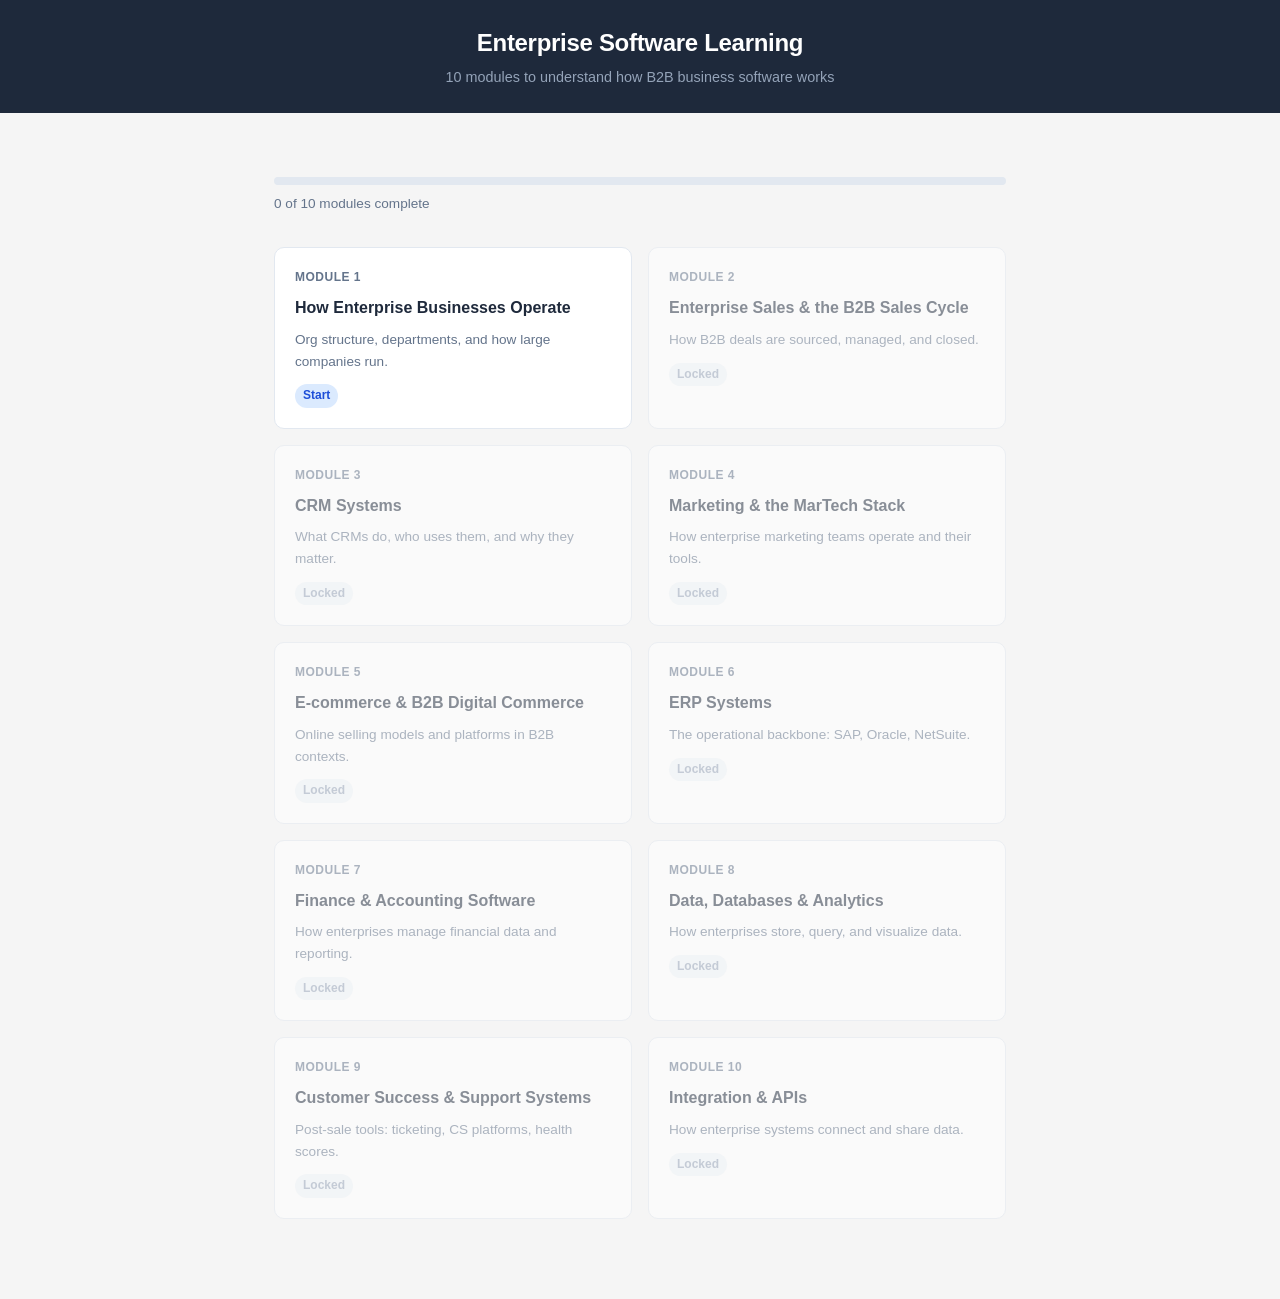
<file: index.html>
<!DOCTYPE html>
<html lang="en">
<head>
  <meta charset="UTF-8" />
  <meta name="viewport" content="width=device-width, initial-scale=1.0" />
  <title>Enterprise Software Learning App</title>
  <link rel="stylesheet" href="styles.css" />
</head>
<body>

<header class="site-header">
  <h1>Enterprise Software Learning</h1>
  <p>10 modules to understand how B2B business software works</p>
</header>

<main class="page">

  <div class="progress-bar-wrap">
    <div class="progress-bar-fill" id="progressFill" style="width: 0%"></div>
  </div>
  <p class="progress-label" id="progressLabel">0 of 10 modules complete</p>

  <div class="module-grid" id="moduleGrid"></div>

  <div id="finalQuizWrap" style="display:none; margin-top: 32px; text-align: center;">
    <div style="border: 2px solid #2563eb; border-radius: 12px; padding: 28px; background: #eff6ff;">
      <div style="font-size: 1.1rem; font-weight: 700; color: #1e293b; margin-bottom: 8px;">All modules complete!</div>
      <p style="font-size: 0.9rem; color: #475569; margin-bottom: 20px;">You're ready for the final 16-question comprehensive assessment.</p>
      <a href="quiz.html" class="btn btn-primary">Take the Final Quiz</a>
    </div>
  </div>

</main>

<script>
  const modules = [
    {
      id: 1,
      title: "How Enterprise Businesses Operate",
      description: "Org structure, departments, and how large companies run.",
      file: "module1.html"
    },
    {
      id: 2,
      title: "Enterprise Sales & the B2B Sales Cycle",
      description: "How B2B deals are sourced, managed, and closed.",
      file: "module2.html"
    },
    {
      id: 3,
      title: "CRM Systems",
      description: "What CRMs do, who uses them, and why they matter.",
      file: "module3.html"
    },
    {
      id: 4,
      title: "Marketing & the MarTech Stack",
      description: "How enterprise marketing teams operate and their tools.",
      file: "module4.html"
    },
    {
      id: 5,
      title: "E-commerce & B2B Digital Commerce",
      description: "Online selling models and platforms in B2B contexts.",
      file: "module5.html"
    },
    {
      id: 6,
      title: "ERP Systems",
      description: "The operational backbone: SAP, Oracle, NetSuite.",
      file: "module6.html"
    },
    {
      id: 7,
      title: "Finance & Accounting Software",
      description: "How enterprises manage financial data and reporting.",
      file: "module7.html"
    },
    {
      id: 8,
      title: "Data, Databases & Analytics",
      description: "How enterprises store, query, and visualize data.",
      file: "module8.html"
    },
    {
      id: 9,
      title: "Customer Success & Support Systems",
      description: "Post-sale tools: ticketing, CS platforms, health scores.",
      file: "module9.html"
    },
    {
      id: 10,
      title: "Integration & APIs",
      description: "How enterprise systems connect and share data.",
      file: "module10.html"
    }
  ];

  function getCompleted() {
    return JSON.parse(localStorage.getItem("completedModules") || "[]");
  }

  function renderGrid() {
    const completed = getCompleted();
    const grid = document.getElementById("moduleGrid");
    grid.innerHTML = "";

    modules.forEach((mod, i) => {
      const isDone = completed.includes(mod.id);
      const isFirst = i === 0;
      const prevDone = i === 0 || completed.includes(modules[i - 1].id);
      const isLocked = !isDone && !prevDone && !isFirst;

      const card = document.createElement("div");
      card.className = "module-card" + (isDone ? " completed" : "") + (isLocked ? " locked" : "");

      let badge = isDone
        ? `<span class="badge done">&#10003; Complete</span>`
        : isLocked
          ? `<span class="badge locked">Locked</span>`
          : `<span class="badge ready">Start</span>`;

      card.innerHTML = `
        <span class="module-number">Module ${mod.id}</span>
        <h2>${mod.title}</h2>
        <p>${mod.description}</p>
        ${badge}
      `;

      if (!isLocked) {
        card.style.cursor = "pointer";
        card.addEventListener("click", () => {
          window.location.href = mod.file;
        });
      }

      grid.appendChild(card);
    });

    const numericCompleted = completed.filter(c => typeof c === "number");
    const pct = Math.round((numericCompleted.length / modules.length) * 100);
    document.getElementById("progressFill").style.width = pct + "%";
    document.getElementById("progressLabel").textContent =
      `${numericCompleted.length} of ${modules.length} modules complete`;

    if (numericCompleted.length === modules.length) {
      document.getElementById("finalQuizWrap").style.display = "block";
    }
  }

  renderGrid();
</script>

</body>
</html>
</file>
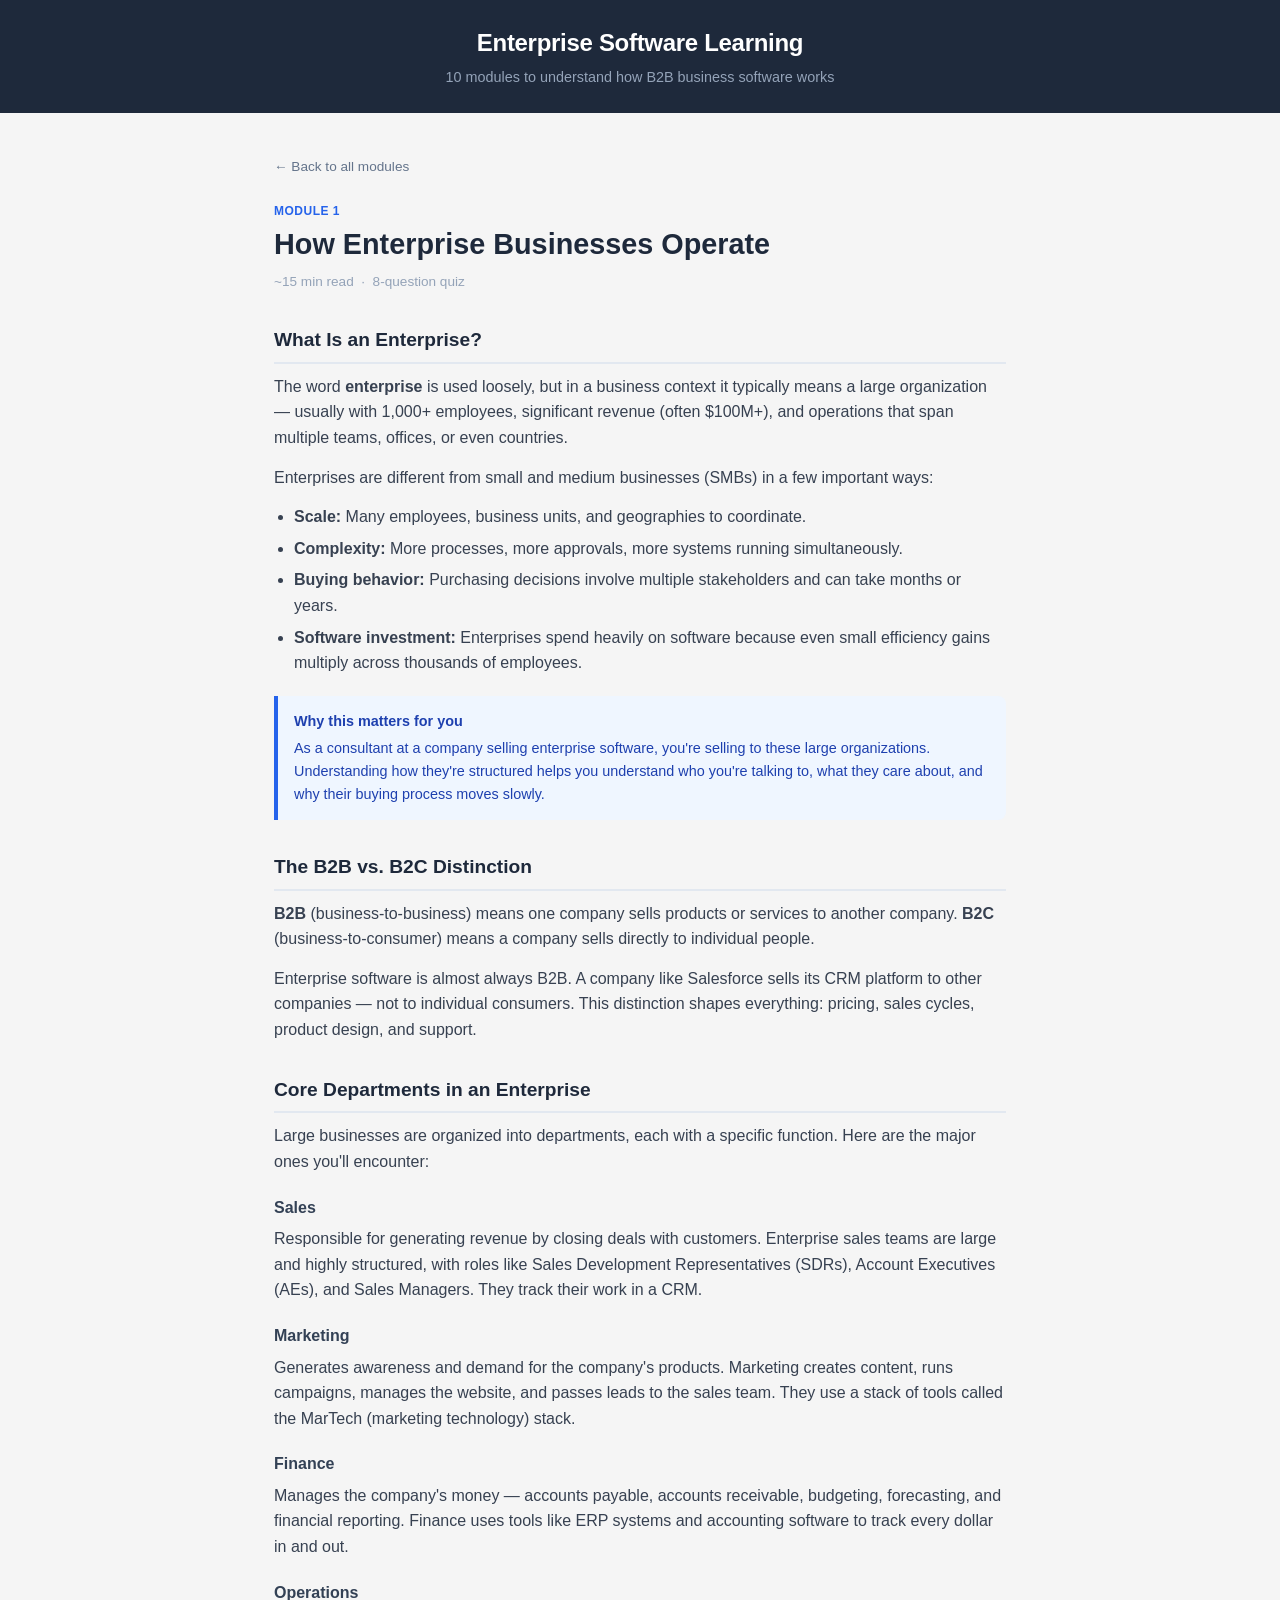
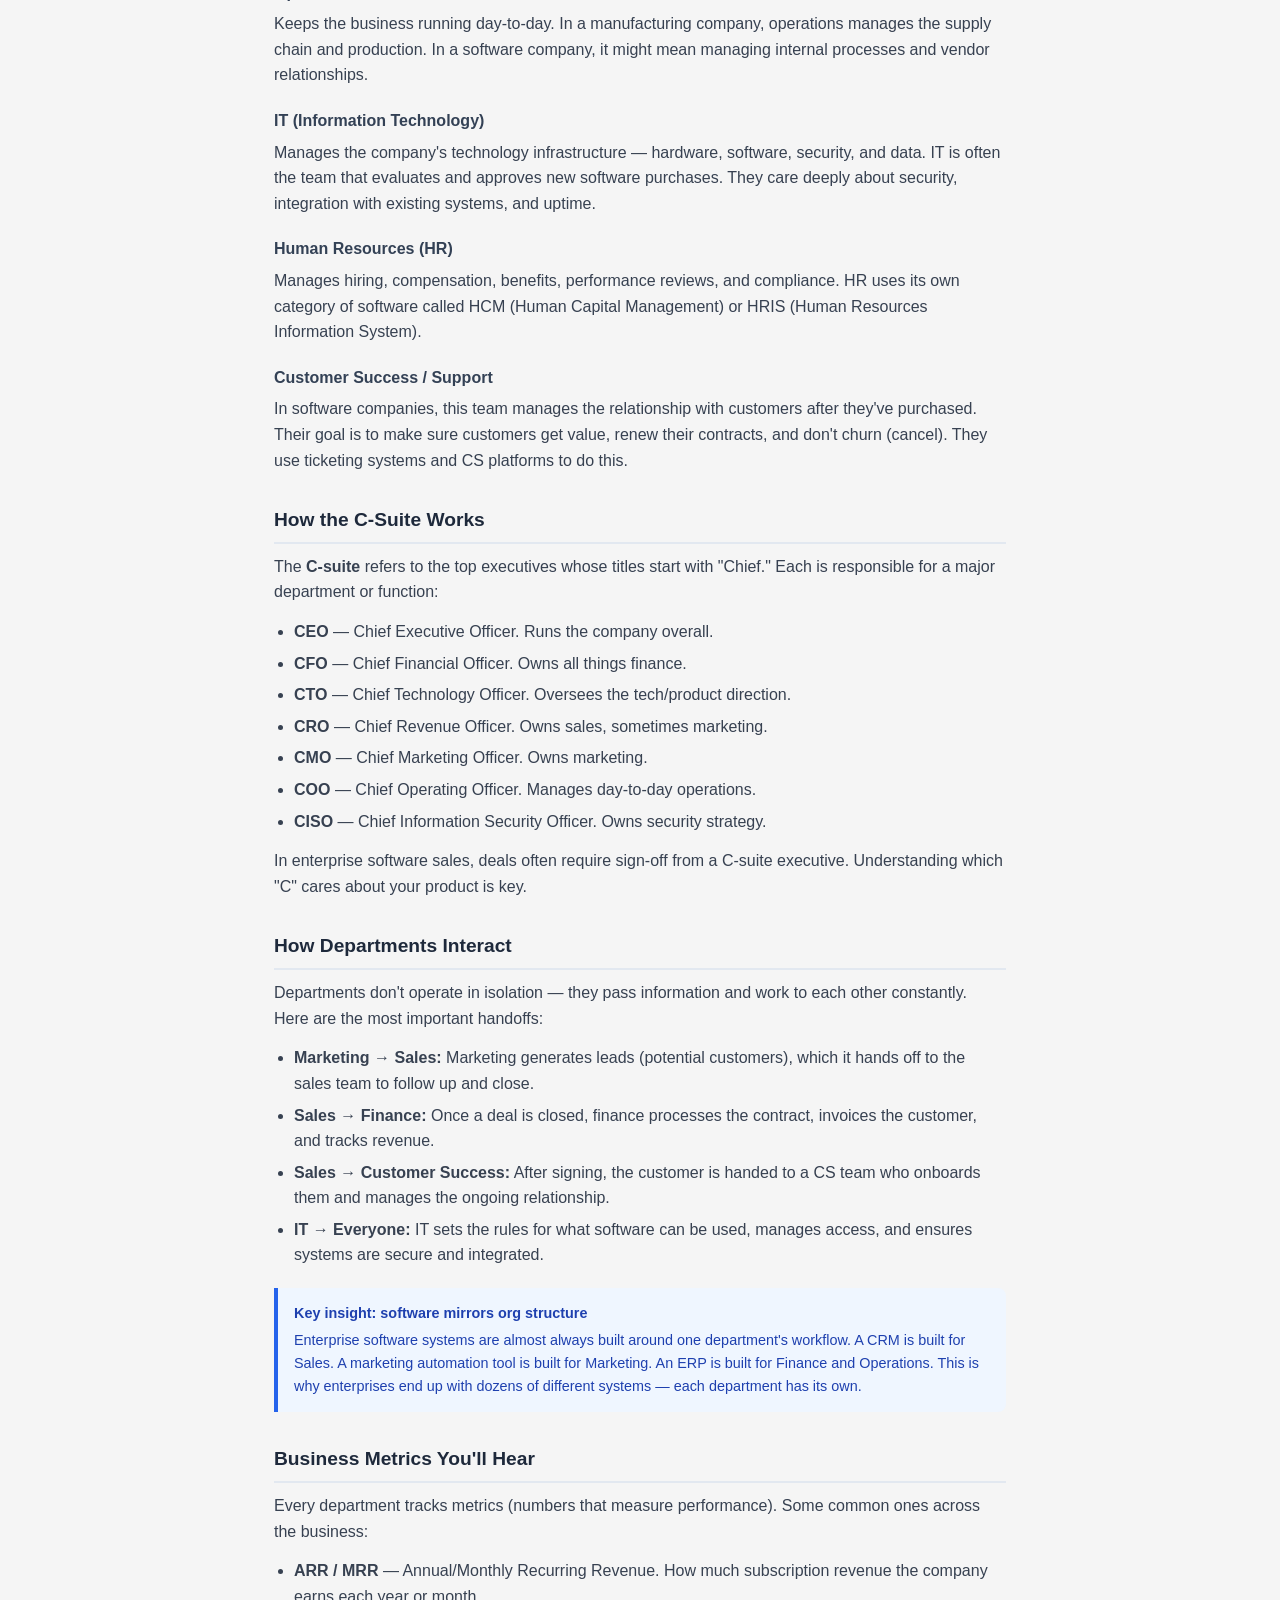
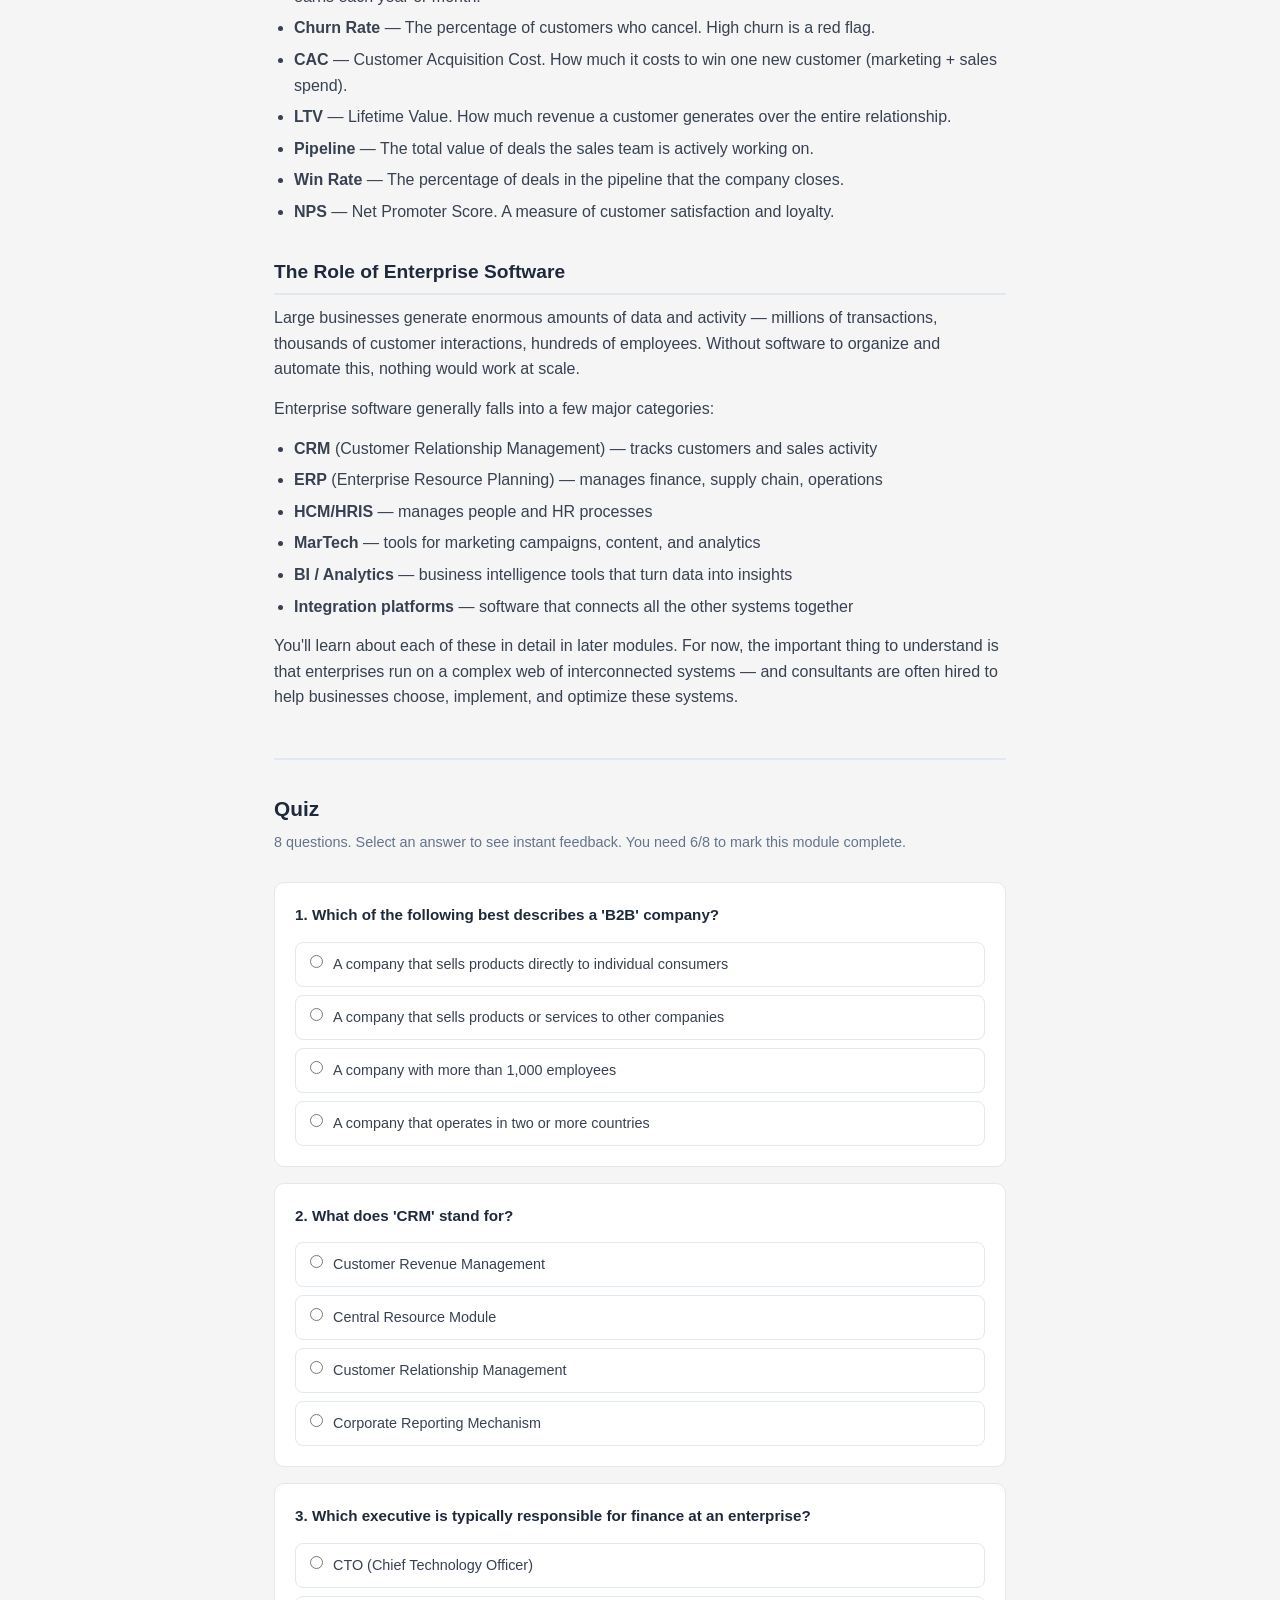
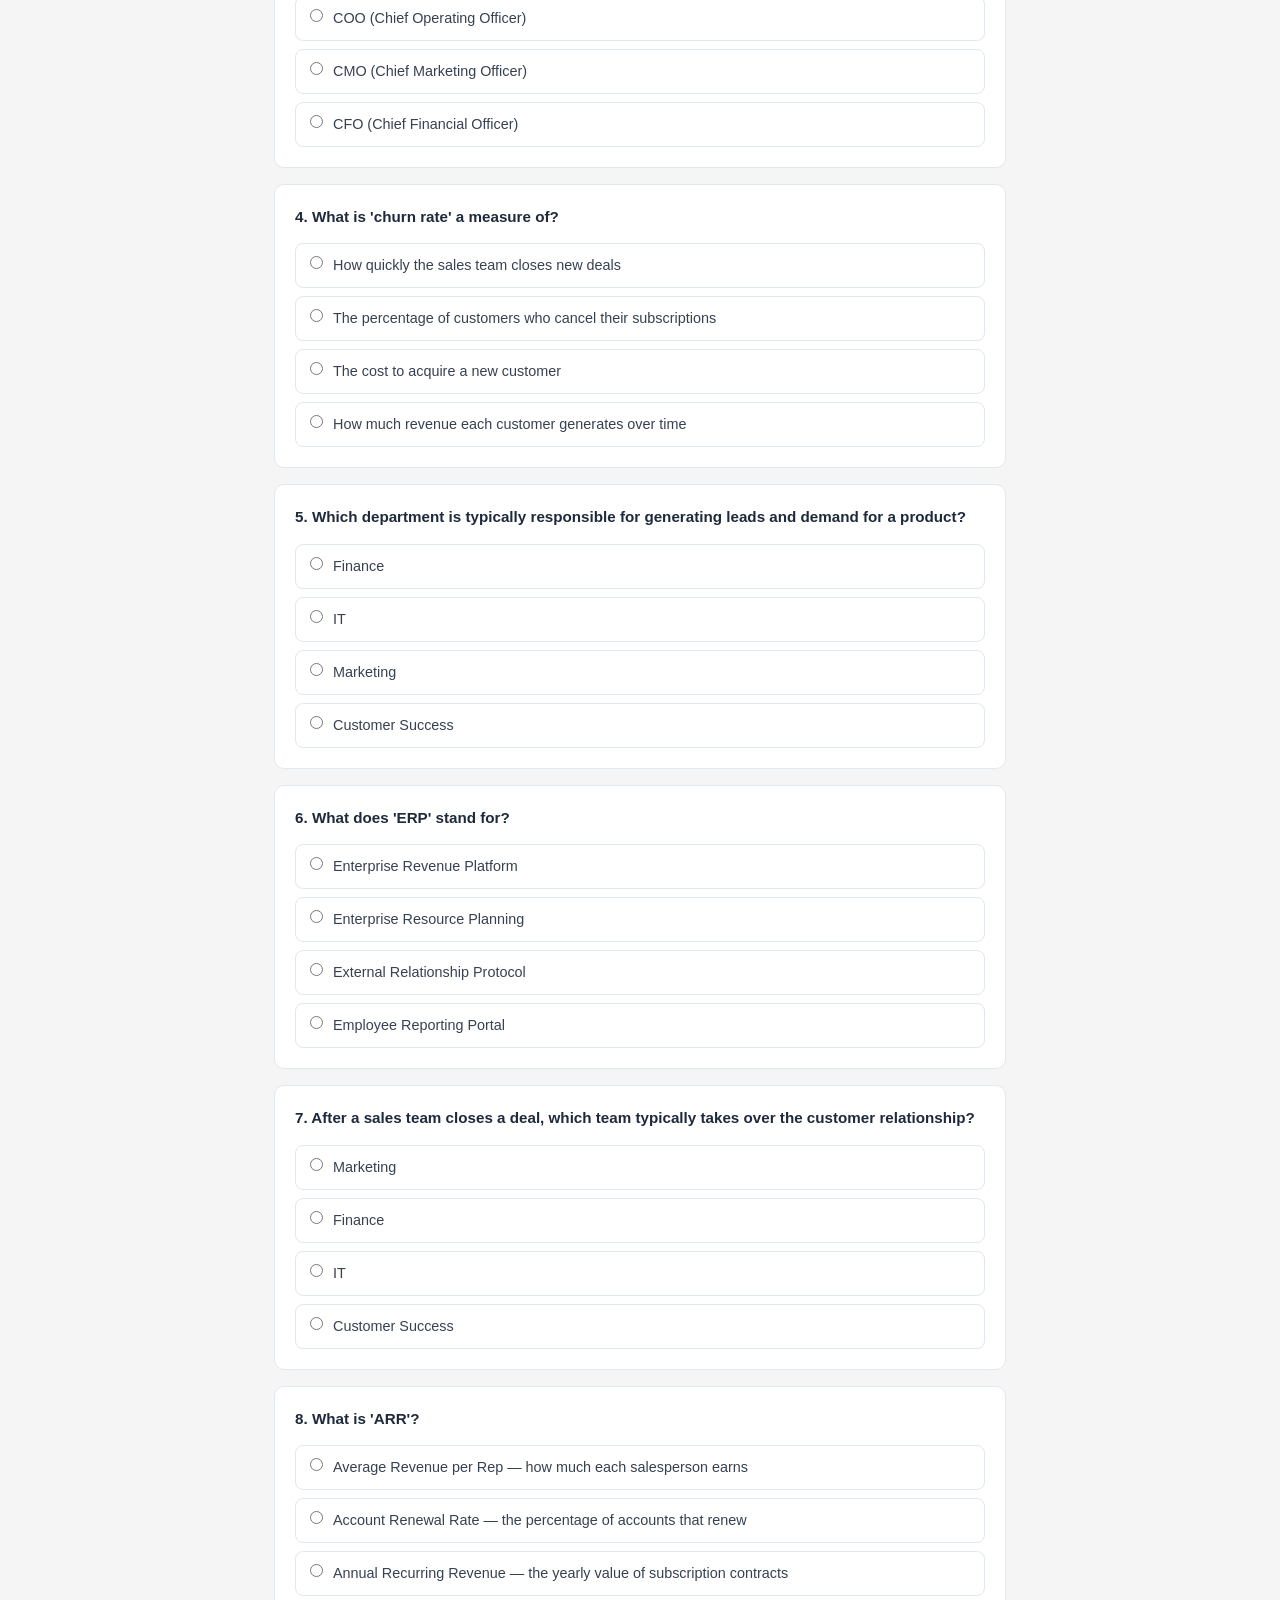
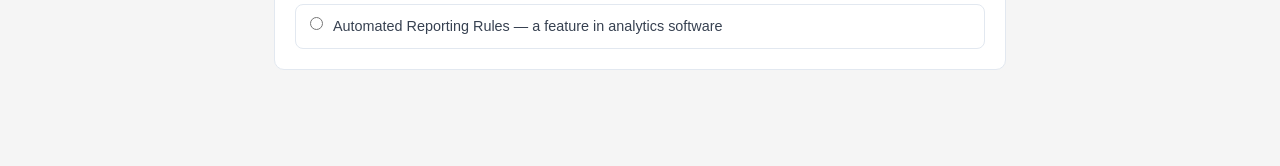
<file: module1.html>
<!DOCTYPE html>
<html lang="en">
<head>
  <meta charset="UTF-8" />
  <meta name="viewport" content="width=device-width, initial-scale=1.0" />
  <title>Module 1: How Enterprise Businesses Operate</title>
  <link rel="stylesheet" href="styles.css" />
</head>
<body>

<header class="site-header">
  <h1>Enterprise Software Learning</h1>
  <p>10 modules to understand how B2B business software works</p>
</header>

<main class="page">

  <a href="index.html" class="back-link">&#8592; Back to all modules</a>

  <div class="module-header">
    <div class="tag">Module 1</div>
    <h1>How Enterprise Businesses Operate</h1>
    <p class="meta">~15 min read &nbsp;·&nbsp; 8-question quiz</p>
  </div>

  <!-- ══════════════════════════════════════════
       READING CONTENT
  ══════════════════════════════════════════ -->

  <div class="content">

    <h2>What Is an Enterprise?</h2>
    <p>The word <strong>enterprise</strong> is used loosely, but in a business context it typically means a large organization — usually with 1,000+ employees, significant revenue (often $100M+), and operations that span multiple teams, offices, or even countries.</p>
    <p>Enterprises are different from small and medium businesses (SMBs) in a few important ways:</p>
    <ul>
      <li><strong>Scale:</strong> Many employees, business units, and geographies to coordinate.</li>
      <li><strong>Complexity:</strong> More processes, more approvals, more systems running simultaneously.</li>
      <li><strong>Buying behavior:</strong> Purchasing decisions involve multiple stakeholders and can take months or years.</li>
      <li><strong>Software investment:</strong> Enterprises spend heavily on software because even small efficiency gains multiply across thousands of employees.</li>
    </ul>

    <div class="callout">
      <strong>Why this matters for you</strong>
      As a consultant at a company selling enterprise software, you're selling to these large organizations. Understanding how they're structured helps you understand who you're talking to, what they care about, and why their buying process moves slowly.
    </div>

    <h2>The B2B vs. B2C Distinction</h2>
    <p><strong>B2B</strong> (business-to-business) means one company sells products or services to another company. <strong>B2C</strong> (business-to-consumer) means a company sells directly to individual people.</p>
    <p>Enterprise software is almost always B2B. A company like Salesforce sells its CRM platform to other companies — not to individual consumers. This distinction shapes everything: pricing, sales cycles, product design, and support.</p>

    <h2>Core Departments in an Enterprise</h2>
    <p>Large businesses are organized into departments, each with a specific function. Here are the major ones you'll encounter:</p>

    <h3>Sales</h3>
    <p>Responsible for generating revenue by closing deals with customers. Enterprise sales teams are large and highly structured, with roles like Sales Development Representatives (SDRs), Account Executives (AEs), and Sales Managers. They track their work in a CRM.</p>

    <h3>Marketing</h3>
    <p>Generates awareness and demand for the company's products. Marketing creates content, runs campaigns, manages the website, and passes leads to the sales team. They use a stack of tools called the MarTech (marketing technology) stack.</p>

    <h3>Finance</h3>
    <p>Manages the company's money — accounts payable, accounts receivable, budgeting, forecasting, and financial reporting. Finance uses tools like ERP systems and accounting software to track every dollar in and out.</p>

    <h3>Operations</h3>
    <p>Keeps the business running day-to-day. In a manufacturing company, operations manages the supply chain and production. In a software company, it might mean managing internal processes and vendor relationships.</p>

    <h3>IT (Information Technology)</h3>
    <p>Manages the company's technology infrastructure — hardware, software, security, and data. IT is often the team that evaluates and approves new software purchases. They care deeply about security, integration with existing systems, and uptime.</p>

    <h3>Human Resources (HR)</h3>
    <p>Manages hiring, compensation, benefits, performance reviews, and compliance. HR uses its own category of software called HCM (Human Capital Management) or HRIS (Human Resources Information System).</p>

    <h3>Customer Success / Support</h3>
    <p>In software companies, this team manages the relationship with customers after they've purchased. Their goal is to make sure customers get value, renew their contracts, and don't churn (cancel). They use ticketing systems and CS platforms to do this.</p>

    <h2>How the C-Suite Works</h2>
    <p>The <strong>C-suite</strong> refers to the top executives whose titles start with "Chief." Each is responsible for a major department or function:</p>
    <ul>
      <li><strong>CEO</strong> — Chief Executive Officer. Runs the company overall.</li>
      <li><strong>CFO</strong> — Chief Financial Officer. Owns all things finance.</li>
      <li><strong>CTO</strong> — Chief Technology Officer. Oversees the tech/product direction.</li>
      <li><strong>CRO</strong> — Chief Revenue Officer. Owns sales, sometimes marketing.</li>
      <li><strong>CMO</strong> — Chief Marketing Officer. Owns marketing.</li>
      <li><strong>COO</strong> — Chief Operating Officer. Manages day-to-day operations.</li>
      <li><strong>CISO</strong> — Chief Information Security Officer. Owns security strategy.</li>
    </ul>
    <p>In enterprise software sales, deals often require sign-off from a C-suite executive. Understanding which "C" cares about your product is key.</p>

    <h2>How Departments Interact</h2>
    <p>Departments don't operate in isolation — they pass information and work to each other constantly. Here are the most important handoffs:</p>
    <ul>
      <li><strong>Marketing → Sales:</strong> Marketing generates leads (potential customers), which it hands off to the sales team to follow up and close.</li>
      <li><strong>Sales → Finance:</strong> Once a deal is closed, finance processes the contract, invoices the customer, and tracks revenue.</li>
      <li><strong>Sales → Customer Success:</strong> After signing, the customer is handed to a CS team who onboards them and manages the ongoing relationship.</li>
      <li><strong>IT → Everyone:</strong> IT sets the rules for what software can be used, manages access, and ensures systems are secure and integrated.</li>
    </ul>

    <div class="callout">
      <strong>Key insight: software mirrors org structure</strong>
      Enterprise software systems are almost always built around one department's workflow. A CRM is built for Sales. A marketing automation tool is built for Marketing. An ERP is built for Finance and Operations. This is why enterprises end up with dozens of different systems — each department has its own.
    </div>

    <h2>Business Metrics You'll Hear</h2>
    <p>Every department tracks metrics (numbers that measure performance). Some common ones across the business:</p>
    <ul>
      <li><strong>ARR / MRR</strong> — Annual/Monthly Recurring Revenue. How much subscription revenue the company earns each year or month.</li>
      <li><strong>Churn Rate</strong> — The percentage of customers who cancel. High churn is a red flag.</li>
      <li><strong>CAC</strong> — Customer Acquisition Cost. How much it costs to win one new customer (marketing + sales spend).</li>
      <li><strong>LTV</strong> — Lifetime Value. How much revenue a customer generates over the entire relationship.</li>
      <li><strong>Pipeline</strong> — The total value of deals the sales team is actively working on.</li>
      <li><strong>Win Rate</strong> — The percentage of deals in the pipeline that the company closes.</li>
      <li><strong>NPS</strong> — Net Promoter Score. A measure of customer satisfaction and loyalty.</li>
    </ul>

    <h2>The Role of Enterprise Software</h2>
    <p>Large businesses generate enormous amounts of data and activity — millions of transactions, thousands of customer interactions, hundreds of employees. Without software to organize and automate this, nothing would work at scale.</p>
    <p>Enterprise software generally falls into a few major categories:</p>
    <ul>
      <li><strong>CRM</strong> (Customer Relationship Management) — tracks customers and sales activity</li>
      <li><strong>ERP</strong> (Enterprise Resource Planning) — manages finance, supply chain, operations</li>
      <li><strong>HCM/HRIS</strong> — manages people and HR processes</li>
      <li><strong>MarTech</strong> — tools for marketing campaigns, content, and analytics</li>
      <li><strong>BI / Analytics</strong> — business intelligence tools that turn data into insights</li>
      <li><strong>Integration platforms</strong> — software that connects all the other systems together</li>
    </ul>
    <p>You'll learn about each of these in detail in later modules. For now, the important thing to understand is that enterprises run on a complex web of interconnected systems — and consultants are often hired to help businesses choose, implement, and optimize these systems.</p>

  </div>

  <!-- ══════════════════════════════════════════
       QUIZ
  ══════════════════════════════════════════ -->

  <div class="quiz-section">
    <h2>Quiz</h2>
    <p class="quiz-intro">8 questions. Select an answer to see instant feedback. You need 6/8 to mark this module complete.</p>

    <div id="quizContainer"></div>
    <div class="quiz-results" id="quizResults">
      <div class="score" id="scoreDisplay"></div>
      <div class="score-label">correct answers</div>
      <div class="result-msg" id="resultMsg"></div>
      <div class="btn-row">
        <button class="btn btn-outline" onclick="resetQuiz()">Retake Quiz</button>
        <button class="btn btn-success" id="completeBtn" onclick="markComplete()" style="display:none">
          Mark Module Complete &#10003;
        </button>
        <a href="index.html" class="btn btn-outline">Back to Home</a>
      </div>
    </div>
  </div>

</main>

<script>
  const questions = [
    {
      q: "Which of the following best describes a 'B2B' company?",
      options: [
        "A company that sells products directly to individual consumers",
        "A company that sells products or services to other companies",
        "A company with more than 1,000 employees",
        "A company that operates in two or more countries"
      ],
      correct: 1,
      explanation: "B2B stands for business-to-business. It means one company is the customer of another company, rather than selling to individual consumers (which is B2C)."
    },
    {
      q: "What does 'CRM' stand for?",
      options: [
        "Customer Revenue Management",
        "Central Resource Module",
        "Customer Relationship Management",
        "Corporate Reporting Mechanism"
      ],
      correct: 2,
      explanation: "CRM stands for Customer Relationship Management. It's the category of software that tracks customer data, sales activity, and communications — used primarily by sales teams."
    },
    {
      q: "Which executive is typically responsible for finance at an enterprise?",
      options: [
        "CTO (Chief Technology Officer)",
        "COO (Chief Operating Officer)",
        "CMO (Chief Marketing Officer)",
        "CFO (Chief Financial Officer)"
      ],
      correct: 3,
      explanation: "The CFO (Chief Financial Officer) owns all things finance — budgeting, reporting, and financial controls."
    },
    {
      q: "What is 'churn rate' a measure of?",
      options: [
        "How quickly the sales team closes new deals",
        "The percentage of customers who cancel their subscriptions",
        "The cost to acquire a new customer",
        "How much revenue each customer generates over time"
      ],
      correct: 1,
      explanation: "Churn rate is the percentage of customers who cancel or stop using a product. High churn is a warning sign that customers aren't finding enough value."
    },
    {
      q: "Which department is typically responsible for generating leads and demand for a product?",
      options: [
        "Finance",
        "IT",
        "Marketing",
        "Customer Success"
      ],
      correct: 2,
      explanation: "Marketing's job is to create awareness and demand — through campaigns, content, events, and ads — and pass leads to the sales team to close."
    },
    {
      q: "What does 'ERP' stand for?",
      options: [
        "Enterprise Revenue Platform",
        "Enterprise Resource Planning",
        "External Relationship Protocol",
        "Employee Reporting Portal"
      ],
      correct: 1,
      explanation: "ERP stands for Enterprise Resource Planning. ERP systems manage the core operational functions of a business — finance, supply chain, inventory, manufacturing, and more."
    },
    {
      q: "After a sales team closes a deal, which team typically takes over the customer relationship?",
      options: [
        "Marketing",
        "Finance",
        "IT",
        "Customer Success"
      ],
      correct: 3,
      explanation: "In B2B software companies, the Customer Success team manages the post-sale relationship. They onboard the customer, help them get value from the product, and work to ensure they renew."
    },
    {
      q: "What is 'ARR'?",
      options: [
        "Average Revenue per Rep — how much each salesperson earns",
        "Account Renewal Rate — the percentage of accounts that renew",
        "Annual Recurring Revenue — the yearly value of subscription contracts",
        "Automated Reporting Rules — a feature in analytics software"
      ],
      correct: 2,
      explanation: "ARR (Annual Recurring Revenue) is the total value of subscription revenue normalized to a year. It's one of the most important metrics in B2B SaaS businesses."
    }
  ];

  let answered = new Array(questions.length).fill(false);
  let correct = new Array(questions.length).fill(false);

  function buildQuiz() {
    const container = document.getElementById("quizContainer");
    container.innerHTML = "";
    answered = new Array(questions.length).fill(false);
    correct = new Array(questions.length).fill(false);

    questions.forEach((q, qi) => {
      const block = document.createElement("div");
      block.className = "question-block";
      block.id = "q" + qi;

      const opts = q.options.map((opt, oi) => `
        <label class="option" id="q${qi}_o${oi}">
          <input type="radio" name="q${qi}" value="${oi}" onchange="handleAnswer(${qi}, ${oi})" />
          ${opt}
        </label>
      `).join("");

      block.innerHTML = `
        <div class="question-text">${qi + 1}. ${q.q}</div>
        <div class="options">${opts}</div>
        <div class="explanation" id="exp${qi}">${q.explanation}</div>
      `;

      container.appendChild(block);
    });

    document.getElementById("quizResults").classList.remove("show");
  }

  function handleAnswer(qi, chosen) {
    if (answered[qi]) return;
    answered[qi] = true;

    const q = questions[qi];
    const isCorrect = chosen === q.correct;
    correct[qi] = isCorrect;

    q.options.forEach((_, oi) => {
      const el = document.getElementById(`q${qi}_o${oi}`);
      el.classList.add("disabled");
      if (oi === q.correct) el.classList.add("correct");
      else if (oi === chosen && !isCorrect) el.classList.add("wrong");
    });

    document.getElementById("exp" + qi).classList.add("show");

    if (answered.every(Boolean)) showResults();
  }

  function showResults() {
    const total = correct.filter(Boolean).length;
    const passed = total >= 6;

    document.getElementById("scoreDisplay").textContent = `${total} / ${questions.length}`;
    const msg = document.getElementById("resultMsg");
    msg.textContent = passed ? "Great work — module passed!" : "Keep studying and give it another try.";
    msg.className = "result-msg " + (passed ? "pass" : "fail");

    const results = document.getElementById("quizResults");
    results.classList.add("show");

    if (passed) {
      document.getElementById("completeBtn").style.display = "inline-block";
    }
  }

  function resetQuiz() {
    buildQuiz();
  }

  function markComplete() {
    const completed = JSON.parse(localStorage.getItem("completedModules") || "[]");
    if (!completed.includes(1)) {
      completed.push(1);
      localStorage.setItem("completedModules", JSON.stringify(completed));
    }
    window.location.href = "index.html";
  }

  buildQuiz();
</script>

</body>
</html>
</file>
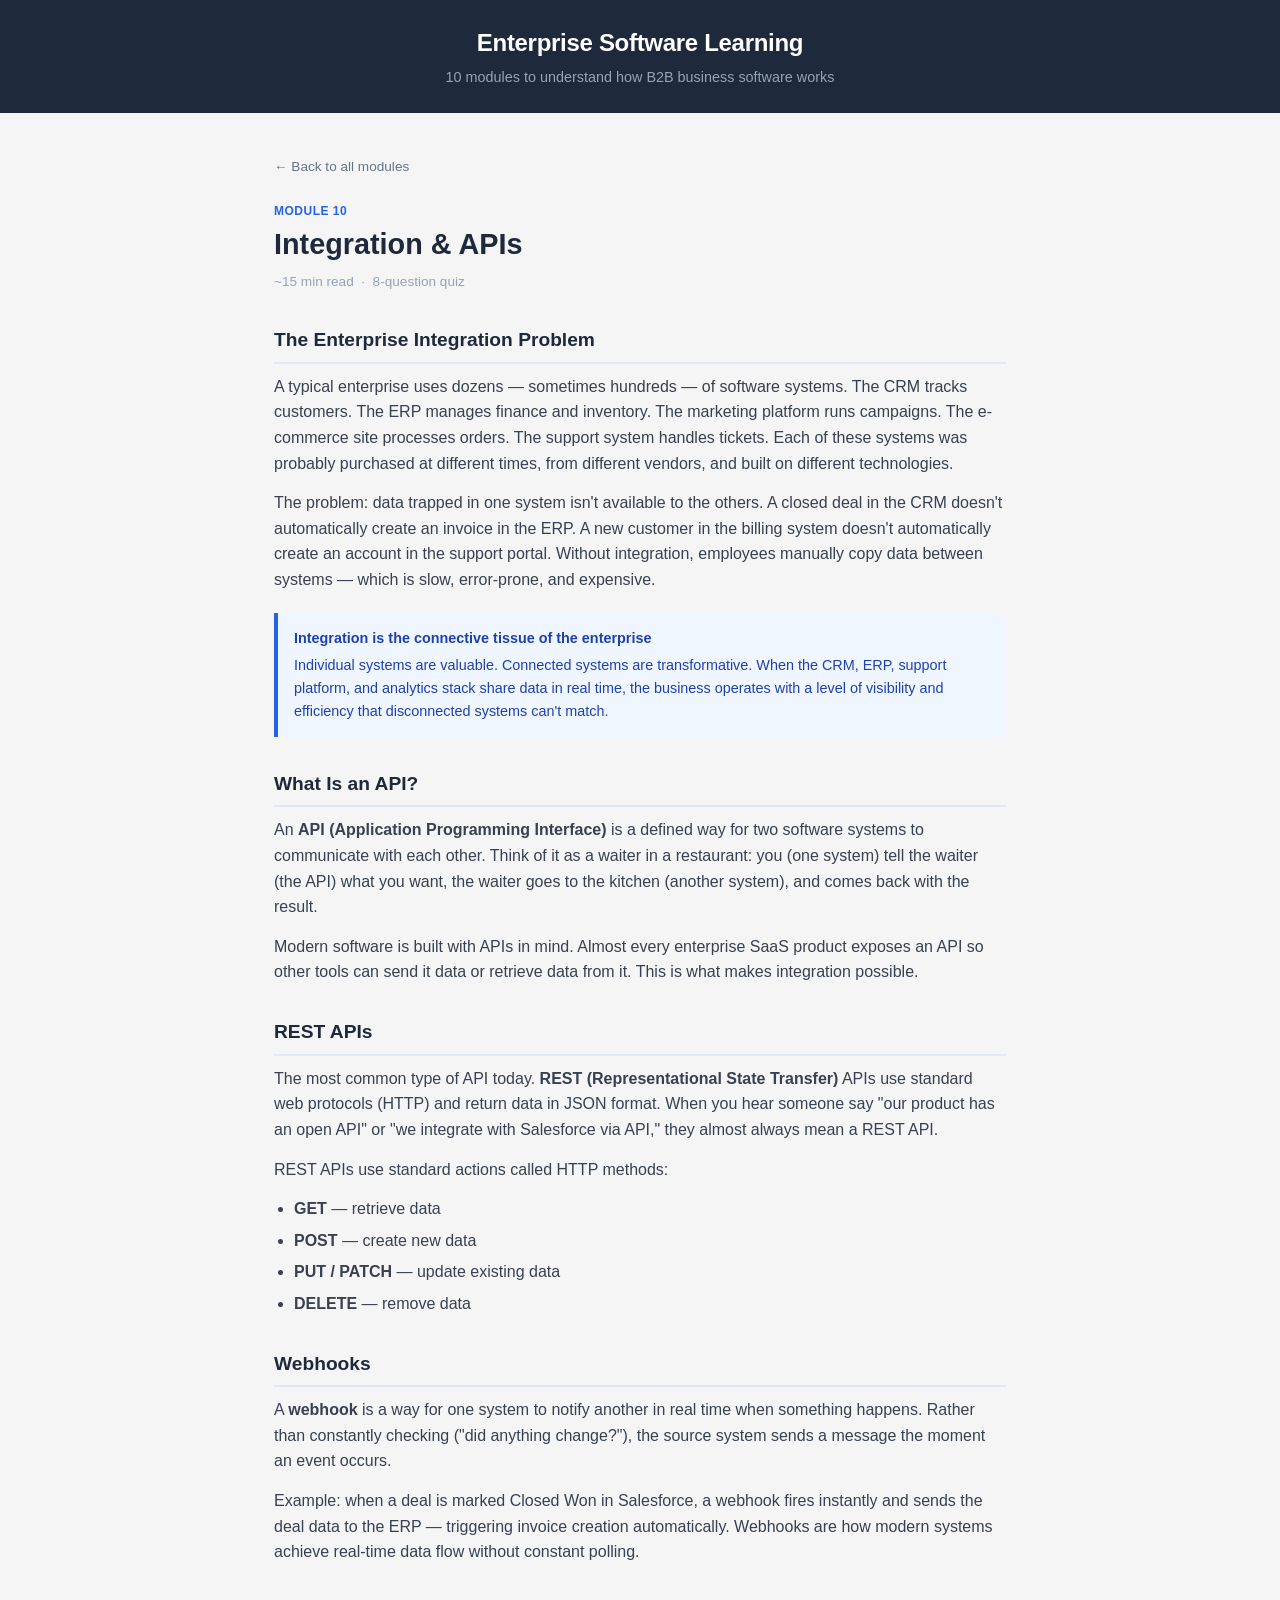
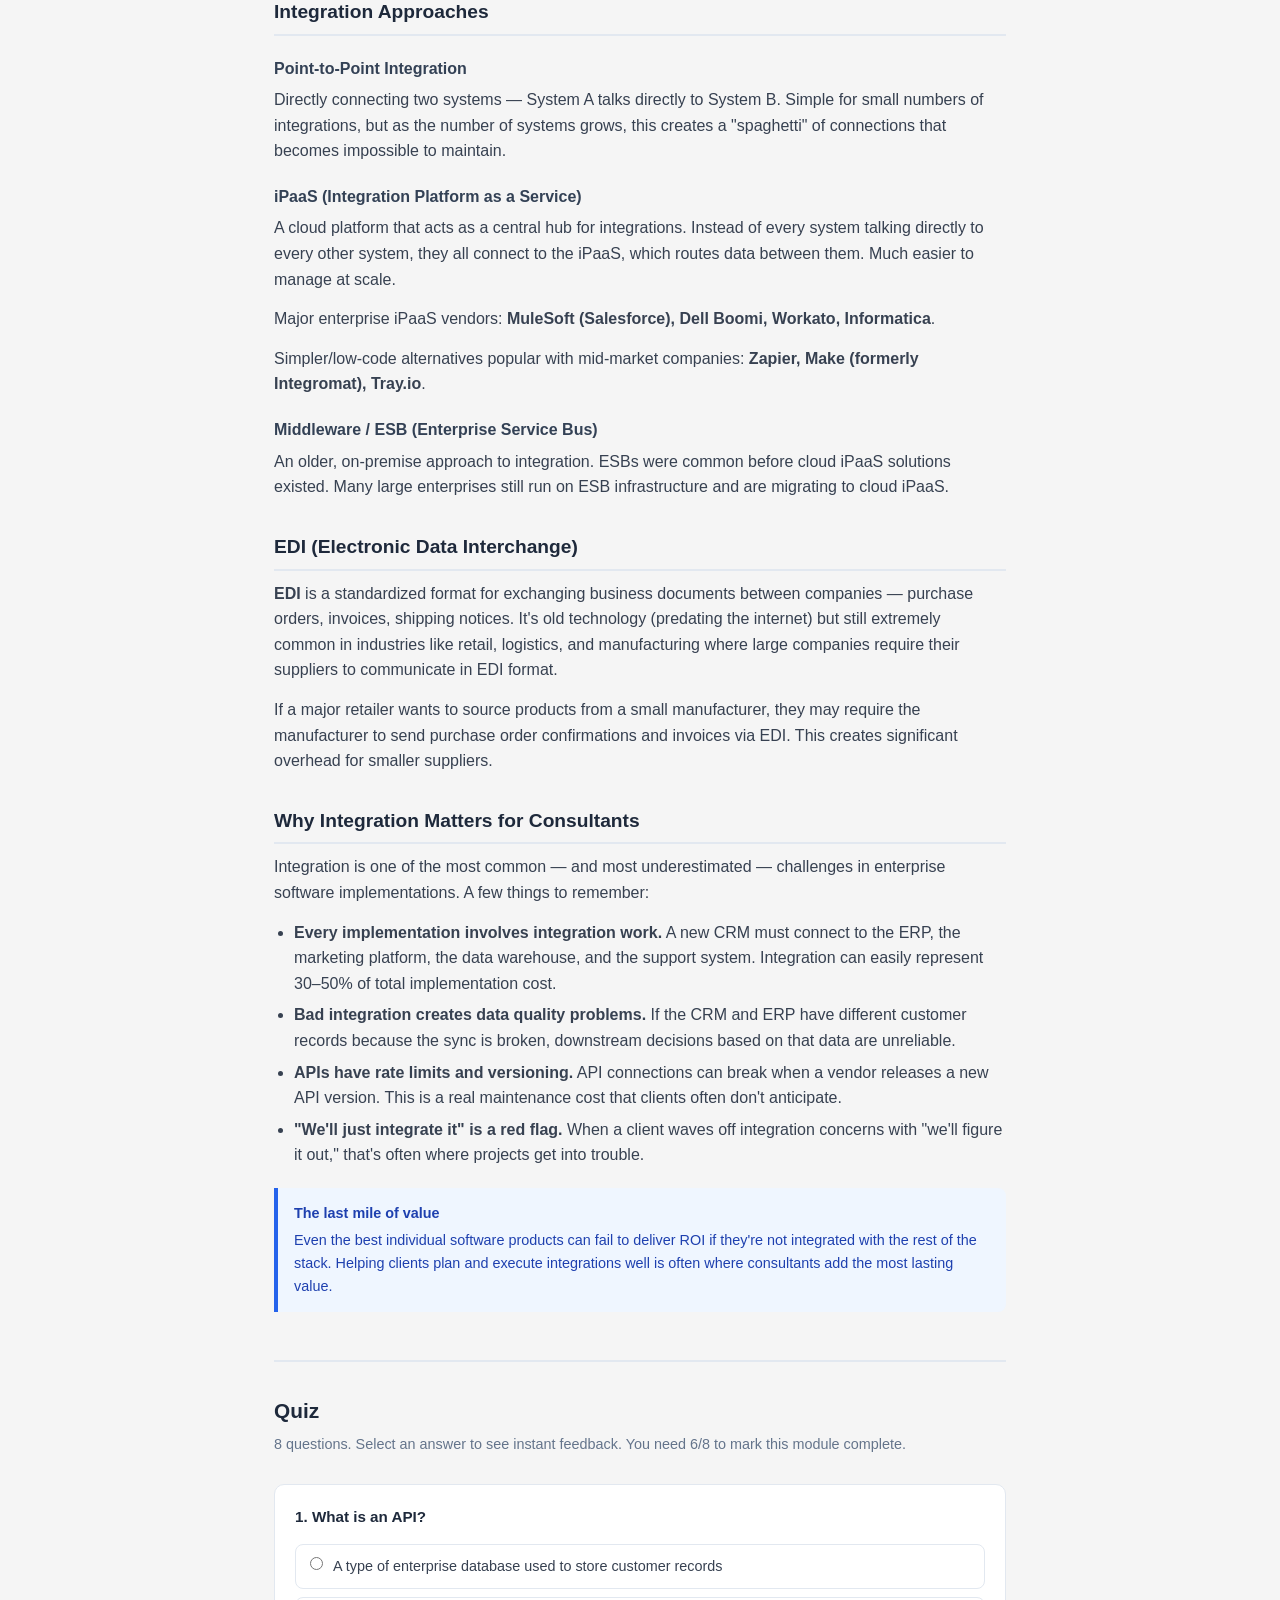
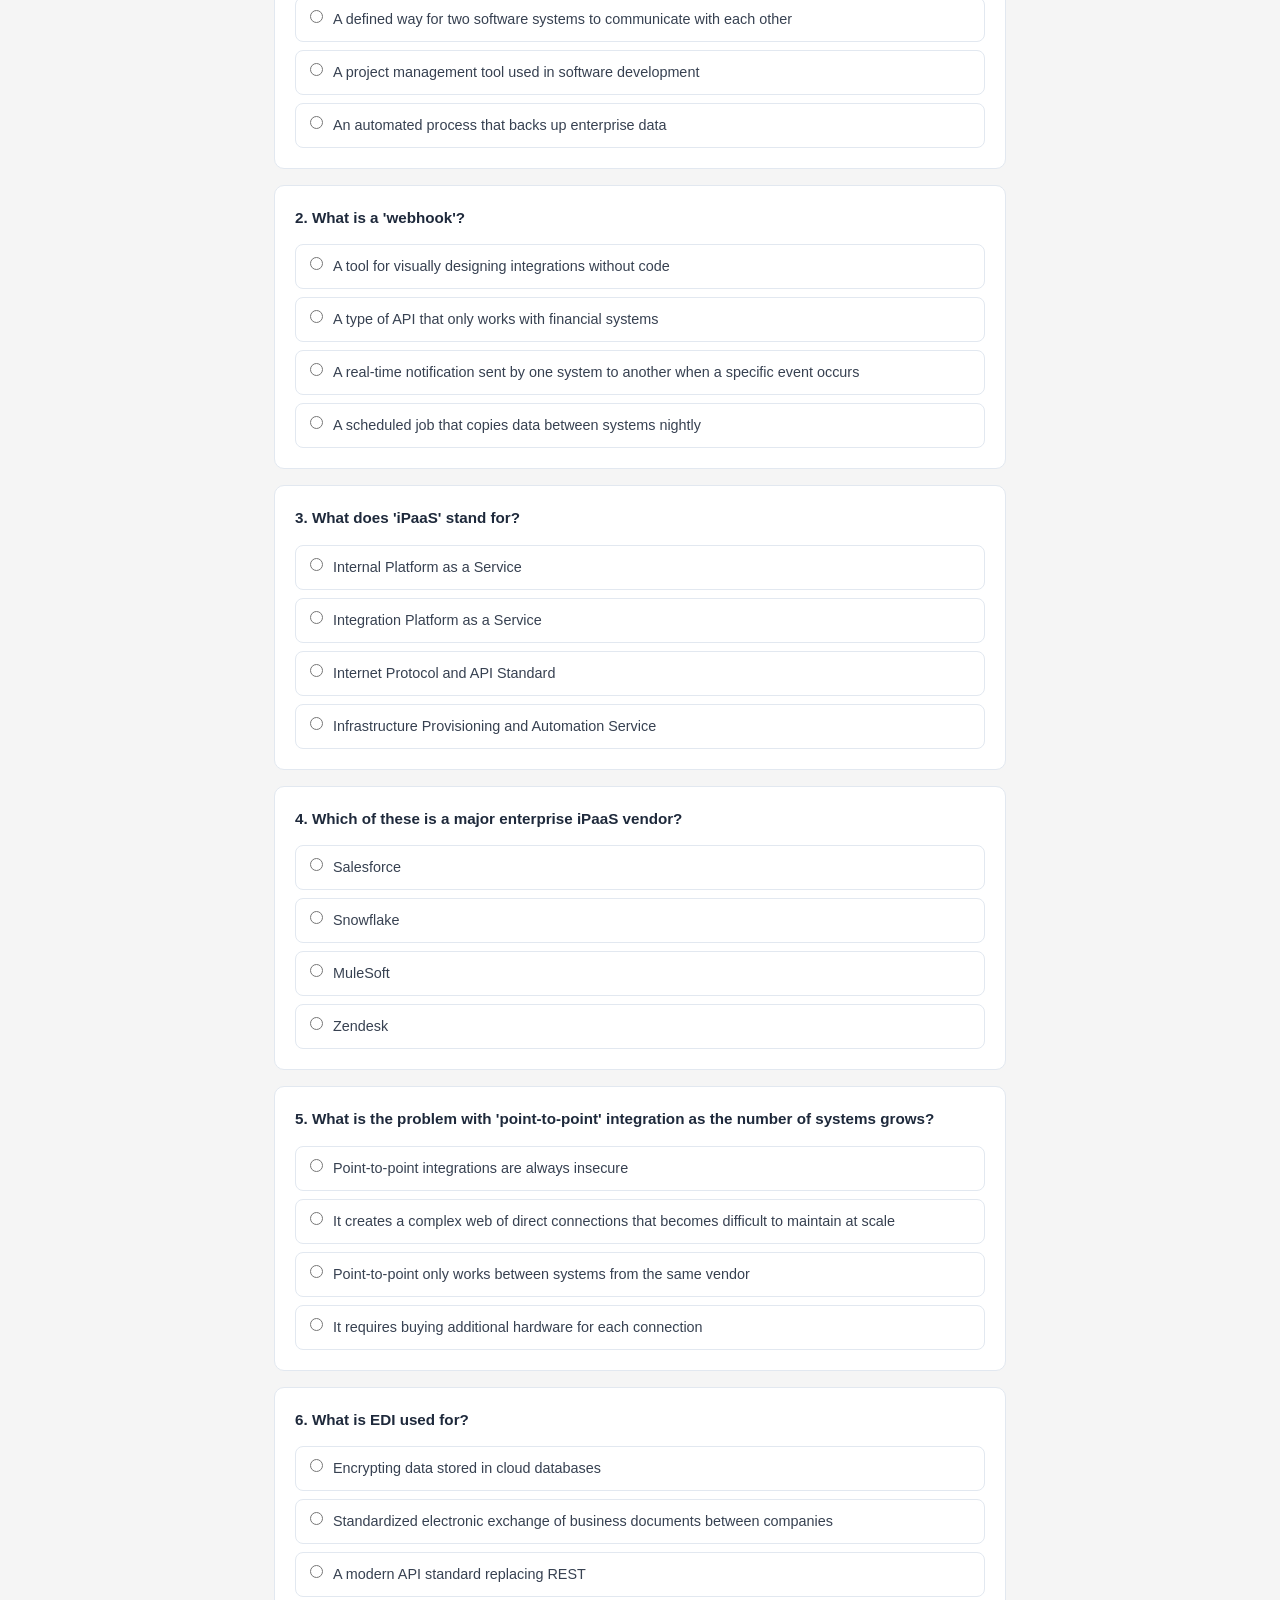
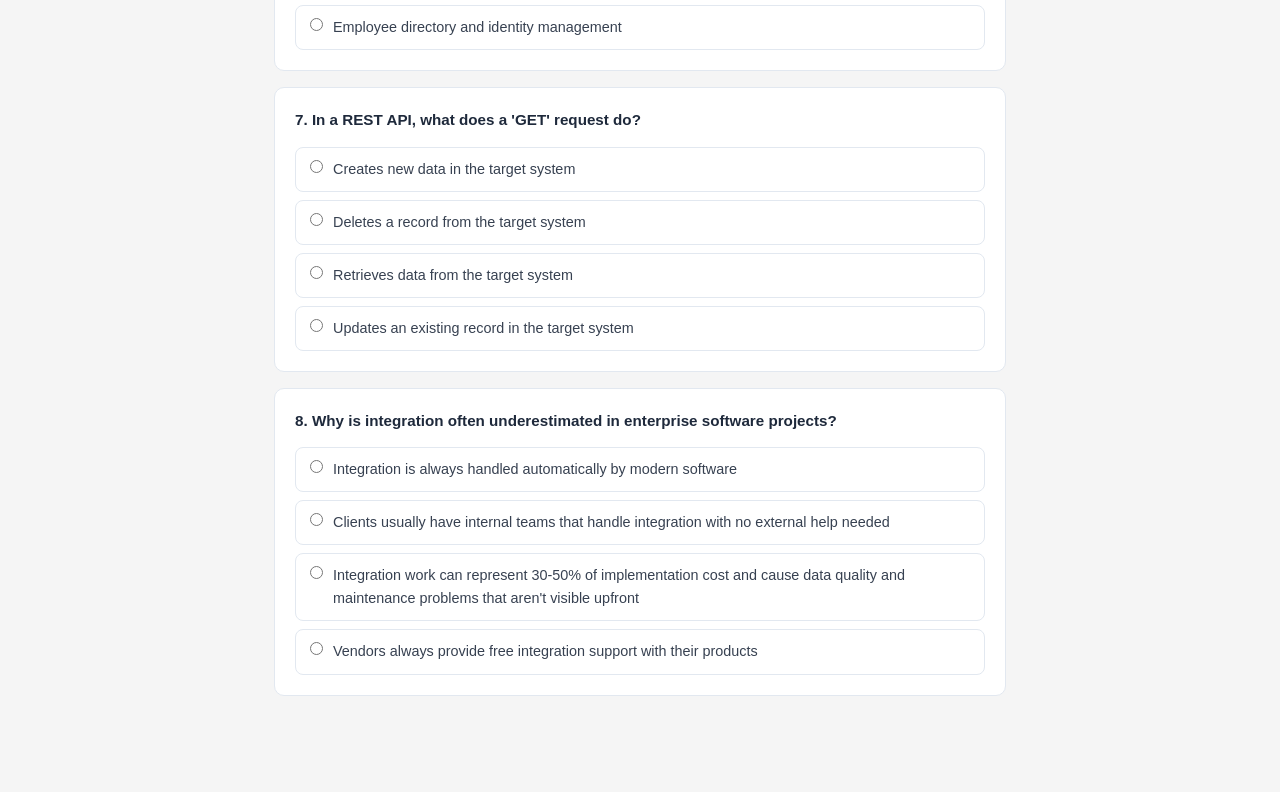
<file: module10.html>
<!DOCTYPE html>
<html lang="en">
<head>
  <meta charset="UTF-8" />
  <meta name="viewport" content="width=device-width, initial-scale=1.0" />
  <title>Module 10: Integration & APIs</title>
  <link rel="stylesheet" href="styles.css" />
</head>
<body>

<header class="site-header">
  <h1>Enterprise Software Learning</h1>
  <p>10 modules to understand how B2B business software works</p>
</header>

<main class="page">

  <a href="index.html" class="back-link">&#8592; Back to all modules</a>

  <div class="module-header">
    <div class="tag">Module 10</div>
    <h1>Integration &amp; APIs</h1>
    <p class="meta">~15 min read &nbsp;·&nbsp; 8-question quiz</p>
  </div>

  <div class="content">

    <h2>The Enterprise Integration Problem</h2>
    <p>A typical enterprise uses dozens — sometimes hundreds — of software systems. The CRM tracks customers. The ERP manages finance and inventory. The marketing platform runs campaigns. The e-commerce site processes orders. The support system handles tickets. Each of these systems was probably purchased at different times, from different vendors, and built on different technologies.</p>
    <p>The problem: data trapped in one system isn't available to the others. A closed deal in the CRM doesn't automatically create an invoice in the ERP. A new customer in the billing system doesn't automatically create an account in the support portal. Without integration, employees manually copy data between systems — which is slow, error-prone, and expensive.</p>

    <div class="callout">
      <strong>Integration is the connective tissue of the enterprise</strong>
      Individual systems are valuable. Connected systems are transformative. When the CRM, ERP, support platform, and analytics stack share data in real time, the business operates with a level of visibility and efficiency that disconnected systems can't match.
    </div>

    <h2>What Is an API?</h2>
    <p>An <strong>API (Application Programming Interface)</strong> is a defined way for two software systems to communicate with each other. Think of it as a waiter in a restaurant: you (one system) tell the waiter (the API) what you want, the waiter goes to the kitchen (another system), and comes back with the result.</p>
    <p>Modern software is built with APIs in mind. Almost every enterprise SaaS product exposes an API so other tools can send it data or retrieve data from it. This is what makes integration possible.</p>

    <h2>REST APIs</h2>
    <p>The most common type of API today. <strong>REST (Representational State Transfer)</strong> APIs use standard web protocols (HTTP) and return data in JSON format. When you hear someone say "our product has an open API" or "we integrate with Salesforce via API," they almost always mean a REST API.</p>
    <p>REST APIs use standard actions called HTTP methods:</p>
    <ul>
      <li><strong>GET</strong> — retrieve data</li>
      <li><strong>POST</strong> — create new data</li>
      <li><strong>PUT / PATCH</strong> — update existing data</li>
      <li><strong>DELETE</strong> — remove data</li>
    </ul>

    <h2>Webhooks</h2>
    <p>A <strong>webhook</strong> is a way for one system to notify another in real time when something happens. Rather than constantly checking ("did anything change?"), the source system sends a message the moment an event occurs.</p>
    <p>Example: when a deal is marked Closed Won in Salesforce, a webhook fires instantly and sends the deal data to the ERP — triggering invoice creation automatically. Webhooks are how modern systems achieve real-time data flow without constant polling.</p>

    <h2>Integration Approaches</h2>

    <h3>Point-to-Point Integration</h3>
    <p>Directly connecting two systems — System A talks directly to System B. Simple for small numbers of integrations, but as the number of systems grows, this creates a "spaghetti" of connections that becomes impossible to maintain.</p>

    <h3>iPaaS (Integration Platform as a Service)</h3>
    <p>A cloud platform that acts as a central hub for integrations. Instead of every system talking directly to every other system, they all connect to the iPaaS, which routes data between them. Much easier to manage at scale.</p>
    <p>Major enterprise iPaaS vendors: <strong>MuleSoft (Salesforce), Dell Boomi, Workato, Informatica</strong>.</p>
    <p>Simpler/low-code alternatives popular with mid-market companies: <strong>Zapier, Make (formerly Integromat), Tray.io</strong>.</p>

    <h3>Middleware / ESB (Enterprise Service Bus)</h3>
    <p>An older, on-premise approach to integration. ESBs were common before cloud iPaaS solutions existed. Many large enterprises still run on ESB infrastructure and are migrating to cloud iPaaS.</p>

    <h2>EDI (Electronic Data Interchange)</h2>
    <p><strong>EDI</strong> is a standardized format for exchanging business documents between companies — purchase orders, invoices, shipping notices. It's old technology (predating the internet) but still extremely common in industries like retail, logistics, and manufacturing where large companies require their suppliers to communicate in EDI format.</p>
    <p>If a major retailer wants to source products from a small manufacturer, they may require the manufacturer to send purchase order confirmations and invoices via EDI. This creates significant overhead for smaller suppliers.</p>

    <h2>Why Integration Matters for Consultants</h2>
    <p>Integration is one of the most common — and most underestimated — challenges in enterprise software implementations. A few things to remember:</p>
    <ul>
      <li><strong>Every implementation involves integration work.</strong> A new CRM must connect to the ERP, the marketing platform, the data warehouse, and the support system. Integration can easily represent 30–50% of total implementation cost.</li>
      <li><strong>Bad integration creates data quality problems.</strong> If the CRM and ERP have different customer records because the sync is broken, downstream decisions based on that data are unreliable.</li>
      <li><strong>APIs have rate limits and versioning.</strong> API connections can break when a vendor releases a new API version. This is a real maintenance cost that clients often don't anticipate.</li>
      <li><strong>"We'll just integrate it" is a red flag.</strong> When a client waves off integration concerns with "we'll figure it out," that's often where projects get into trouble.</li>
    </ul>

    <div class="callout">
      <strong>The last mile of value</strong>
      Even the best individual software products can fail to deliver ROI if they're not integrated with the rest of the stack. Helping clients plan and execute integrations well is often where consultants add the most lasting value.
    </div>

  </div>

  <div class="quiz-section">
    <h2>Quiz</h2>
    <p class="quiz-intro">8 questions. Select an answer to see instant feedback. You need 6/8 to mark this module complete.</p>
    <div id="quizContainer"></div>
    <div class="quiz-results" id="quizResults">
      <div class="score" id="scoreDisplay"></div>
      <div class="score-label">correct answers</div>
      <div class="result-msg" id="resultMsg"></div>
      <div class="btn-row">
        <button class="btn btn-outline" onclick="resetQuiz()">Retake Quiz</button>
        <button class="btn btn-success" id="completeBtn" onclick="markComplete()" style="display:none">
          Mark Module Complete &#10003;
        </button>
        <a href="index.html" class="btn btn-outline">Back to Home</a>
      </div>
    </div>
  </div>

</main>

<script>
  const questions = [
    {
      q: "What is an API?",
      options: [
        "A type of enterprise database used to store customer records",
        "A defined way for two software systems to communicate with each other",
        "A project management tool used in software development",
        "An automated process that backs up enterprise data"
      ],
      correct: 1,
      explanation: "An API (Application Programming Interface) is a defined interface that allows two software systems to communicate. It specifies what requests can be made, what format they use, and what responses to expect."
    },
    {
      q: "What is a 'webhook'?",
      options: [
        "A tool for visually designing integrations without code",
        "A type of API that only works with financial systems",
        "A real-time notification sent by one system to another when a specific event occurs",
        "A scheduled job that copies data between systems nightly"
      ],
      correct: 2,
      explanation: "A webhook sends a real-time notification from one system to another the moment a specific event happens — like a deal closing in the CRM triggering an invoice in the ERP instantly, rather than waiting for a scheduled sync."
    },
    {
      q: "What does 'iPaaS' stand for?",
      options: [
        "Internal Platform as a Service",
        "Integration Platform as a Service",
        "Internet Protocol and API Standard",
        "Infrastructure Provisioning and Automation Service"
      ],
      correct: 1,
      explanation: "iPaaS (Integration Platform as a Service) is a cloud platform that acts as a central hub for connecting multiple software systems, replacing the need for point-to-point integrations between every pair of systems."
    },
    {
      q: "Which of these is a major enterprise iPaaS vendor?",
      options: [
        "Salesforce",
        "Snowflake",
        "MuleSoft",
        "Zendesk"
      ],
      correct: 2,
      explanation: "MuleSoft (now owned by Salesforce) is one of the leading enterprise iPaaS vendors. Others include Dell Boomi, Workato, and Informatica. Simpler alternatives for mid-market include Zapier and Make."
    },
    {
      q: "What is the problem with 'point-to-point' integration as the number of systems grows?",
      options: [
        "Point-to-point integrations are always insecure",
        "It creates a complex web of direct connections that becomes difficult to maintain at scale",
        "Point-to-point only works between systems from the same vendor",
        "It requires buying additional hardware for each connection"
      ],
      correct: 1,
      explanation: "Point-to-point integration connects each system directly to every other system. With many systems, this creates a 'spaghetti' of connections. An iPaaS solves this by acting as a central hub instead."
    },
    {
      q: "What is EDI used for?",
      options: [
        "Encrypting data stored in cloud databases",
        "Standardized electronic exchange of business documents between companies",
        "A modern API standard replacing REST",
        "Employee directory and identity management"
      ],
      correct: 1,
      explanation: "EDI (Electronic Data Interchange) is a standardized format for exchanging business documents — purchase orders, invoices, shipping notices — between companies. It's old technology but still common in retail, logistics, and manufacturing."
    },
    {
      q: "In a REST API, what does a 'GET' request do?",
      options: [
        "Creates new data in the target system",
        "Deletes a record from the target system",
        "Retrieves data from the target system",
        "Updates an existing record in the target system"
      ],
      correct: 2,
      explanation: "In REST APIs, GET is used to retrieve data — like fetching a customer record or a list of deals. POST creates, PUT/PATCH updates, and DELETE removes data."
    },
    {
      q: "Why is integration often underestimated in enterprise software projects?",
      options: [
        "Integration is always handled automatically by modern software",
        "Clients usually have internal teams that handle integration with no external help needed",
        "Integration work can represent 30-50% of implementation cost and cause data quality and maintenance problems that aren't visible upfront",
        "Vendors always provide free integration support with their products"
      ],
      correct: 2,
      explanation: "Integration is commonly underestimated because its complexity isn't obvious at the start of a project. Connecting systems can represent a large portion of total cost, and broken integrations cause data quality problems that ripple across the business."
    }
  ];

  let answered = new Array(questions.length).fill(false);
  let correct = new Array(questions.length).fill(false);

  function buildQuiz() {
    const container = document.getElementById("quizContainer");
    container.innerHTML = "";
    answered = new Array(questions.length).fill(false);
    correct = new Array(questions.length).fill(false);
    questions.forEach((q, qi) => {
      const block = document.createElement("div");
      block.className = "question-block";
      const opts = q.options.map((opt, oi) => `
        <label class="option" id="q${qi}_o${oi}">
          <input type="radio" name="q${qi}" value="${oi}" onchange="handleAnswer(${qi}, ${oi})" />
          ${opt}
        </label>
      `).join("");
      block.innerHTML = `<div class="question-text">${qi + 1}. ${q.q}</div><div class="options">${opts}</div><div class="explanation" id="exp${qi}">${q.explanation}</div>`;
      container.appendChild(block);
    });
    document.getElementById("quizResults").classList.remove("show");
  }

  function handleAnswer(qi, chosen) {
    if (answered[qi]) return;
    answered[qi] = true;
    const q = questions[qi];
    const isCorrect = chosen === q.correct;
    correct[qi] = isCorrect;
    q.options.forEach((_, oi) => {
      const el = document.getElementById(`q${qi}_o${oi}`);
      el.classList.add("disabled");
      if (oi === q.correct) el.classList.add("correct");
      else if (oi === chosen && !isCorrect) el.classList.add("wrong");
    });
    document.getElementById("exp" + qi).classList.add("show");
    if (answered.every(Boolean)) showResults();
  }

  function showResults() {
    const total = correct.filter(Boolean).length;
    const passed = total >= 6;
    document.getElementById("scoreDisplay").textContent = `${total} / ${questions.length}`;
    const msg = document.getElementById("resultMsg");
    msg.textContent = passed ? "Great work — module passed!" : "Keep studying and give it another try.";
    msg.className = "result-msg " + (passed ? "pass" : "fail");
    document.getElementById("quizResults").classList.add("show");
    if (passed) document.getElementById("completeBtn").style.display = "inline-block";
  }

  function resetQuiz() { buildQuiz(); }

  function markComplete() {
    const completed = JSON.parse(localStorage.getItem("completedModules") || "[]");
    if (!completed.includes(10)) { completed.push(10); localStorage.setItem("completedModules", JSON.stringify(completed)); }
    window.location.href = "index.html";
  }

  buildQuiz();
</script>

</body>
</html>
</file>
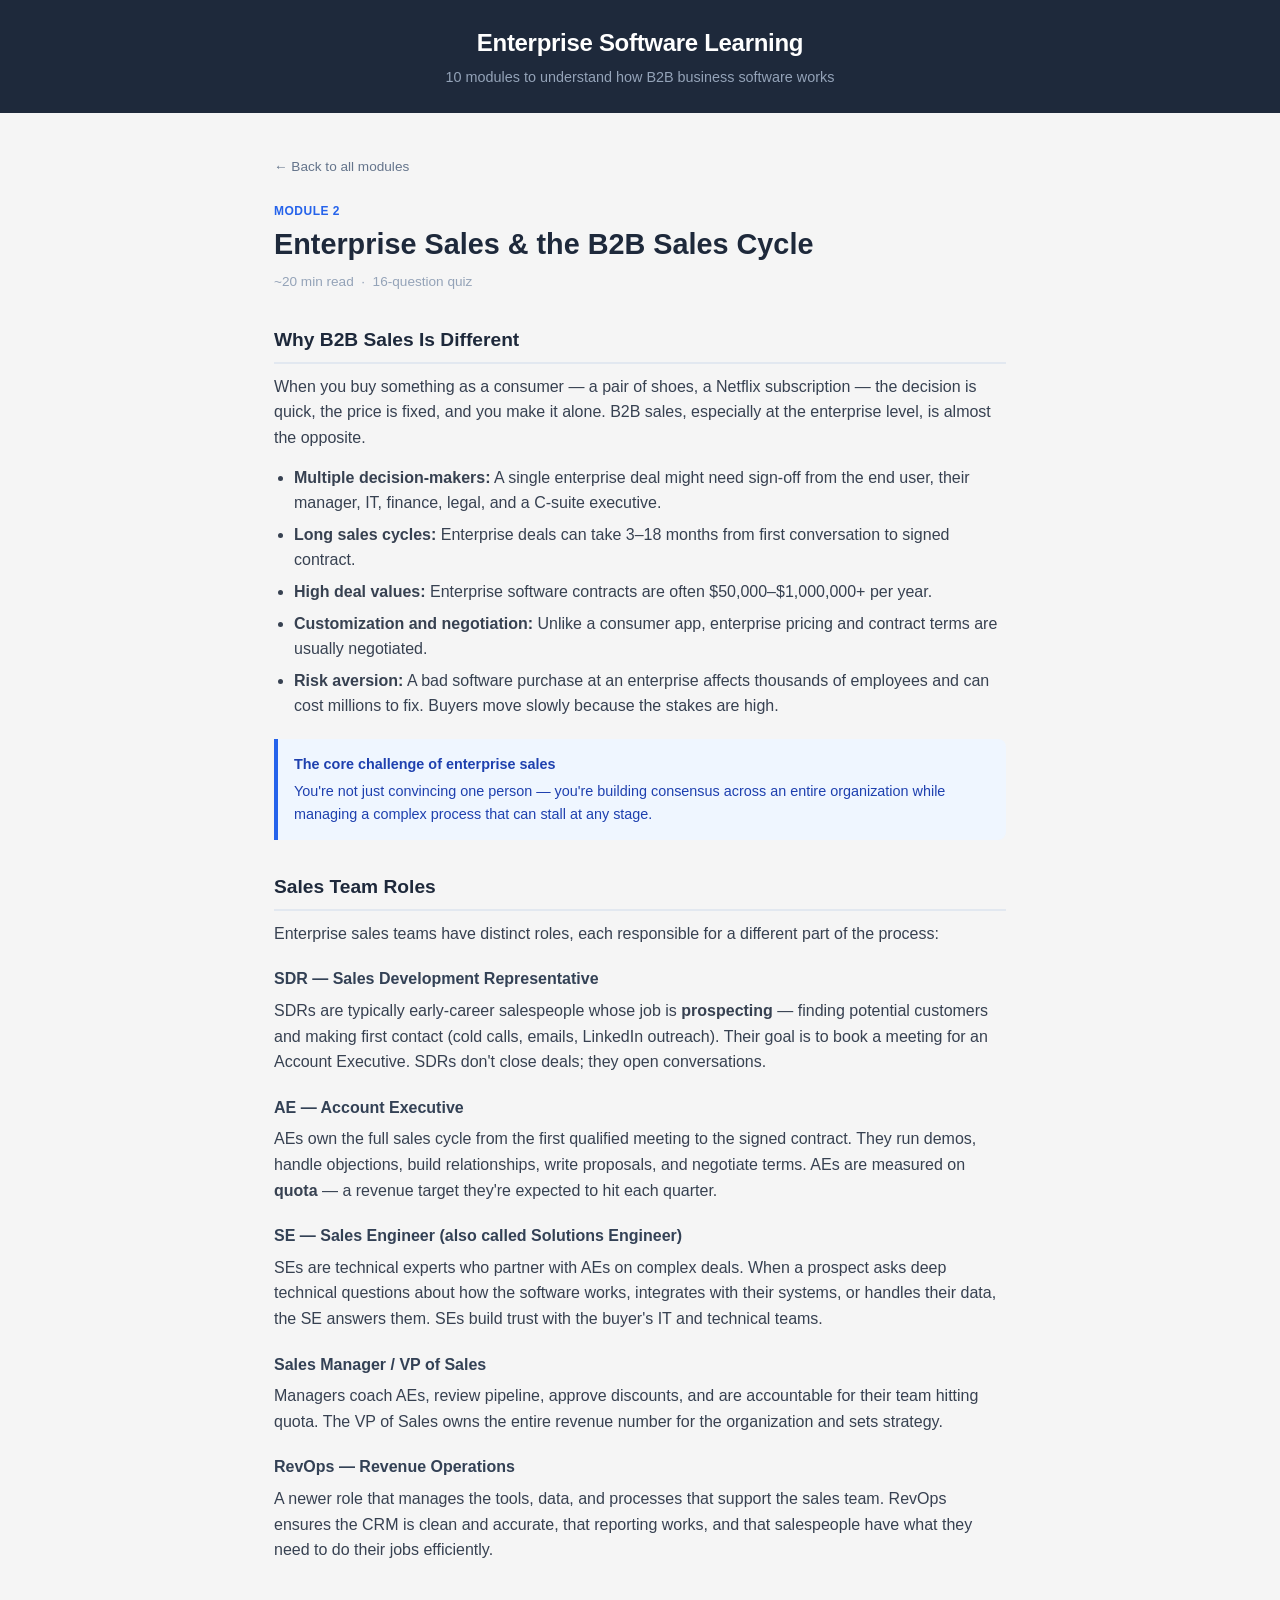
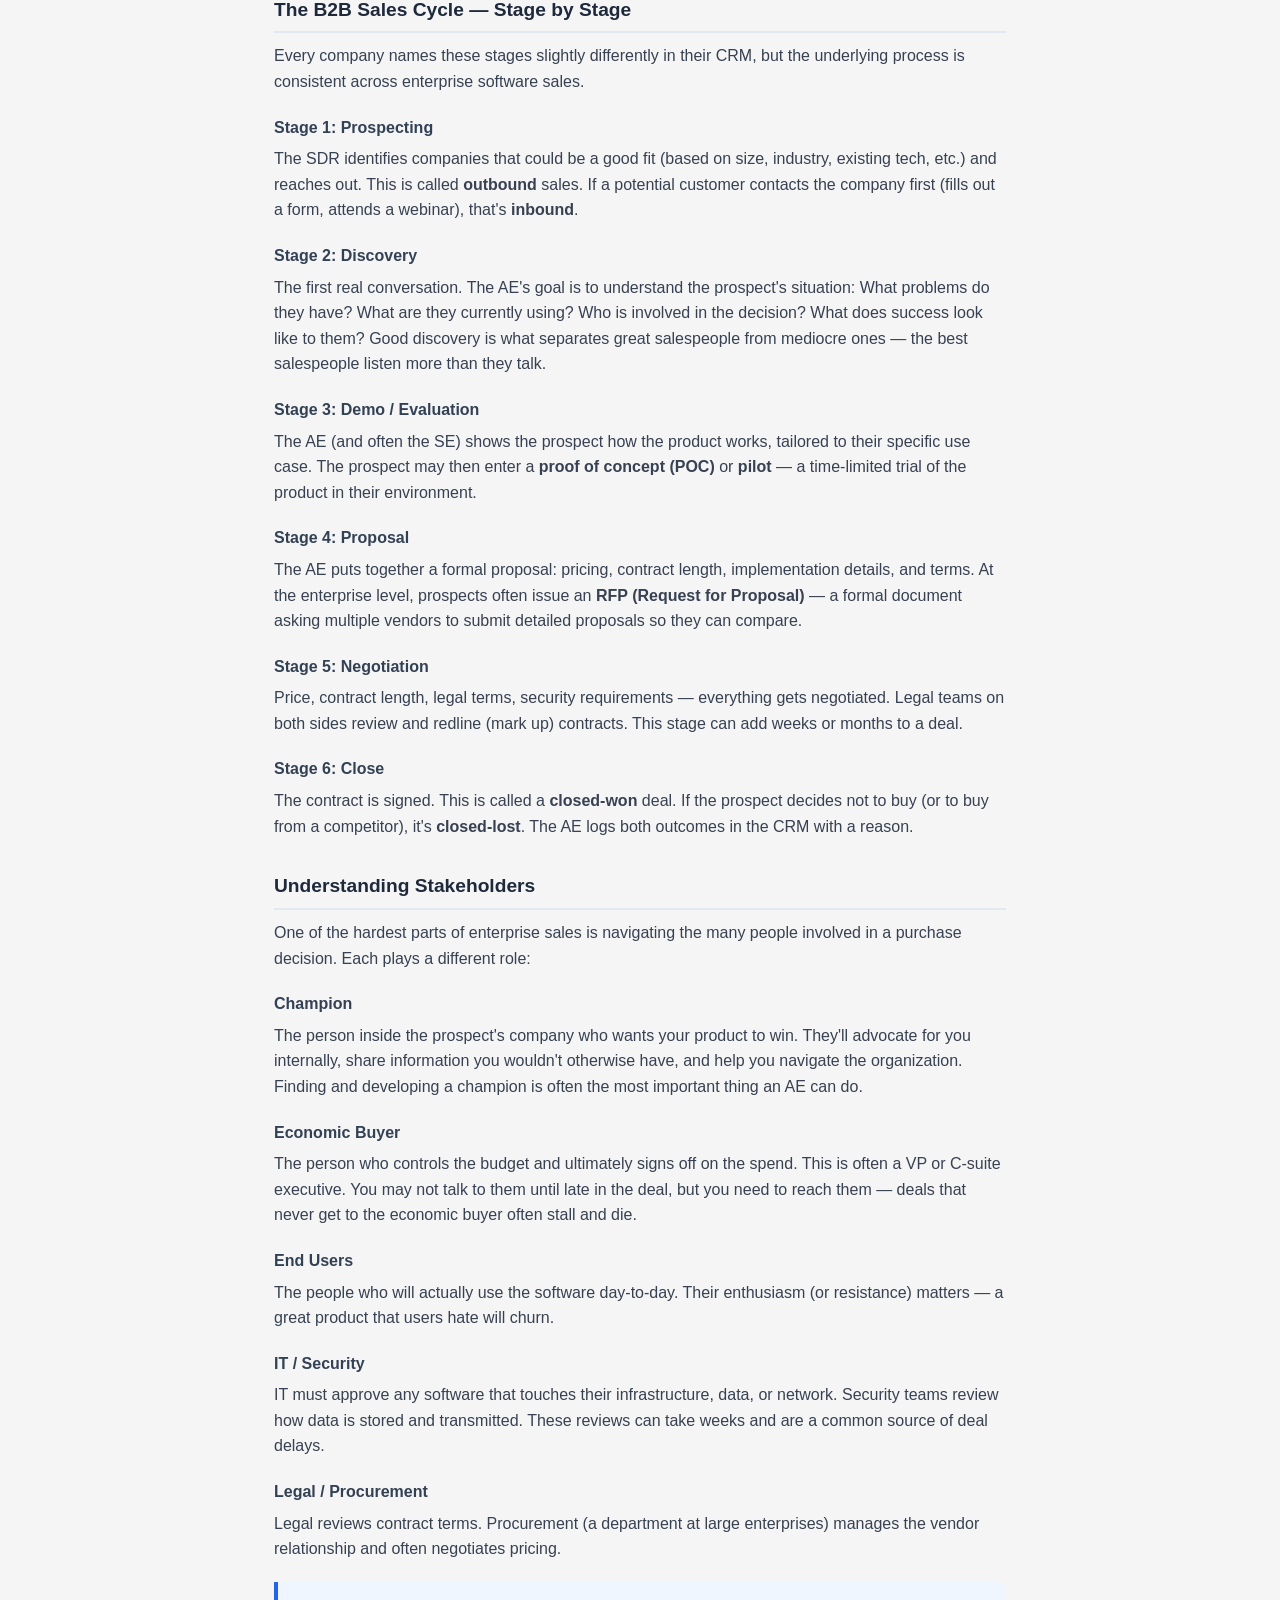
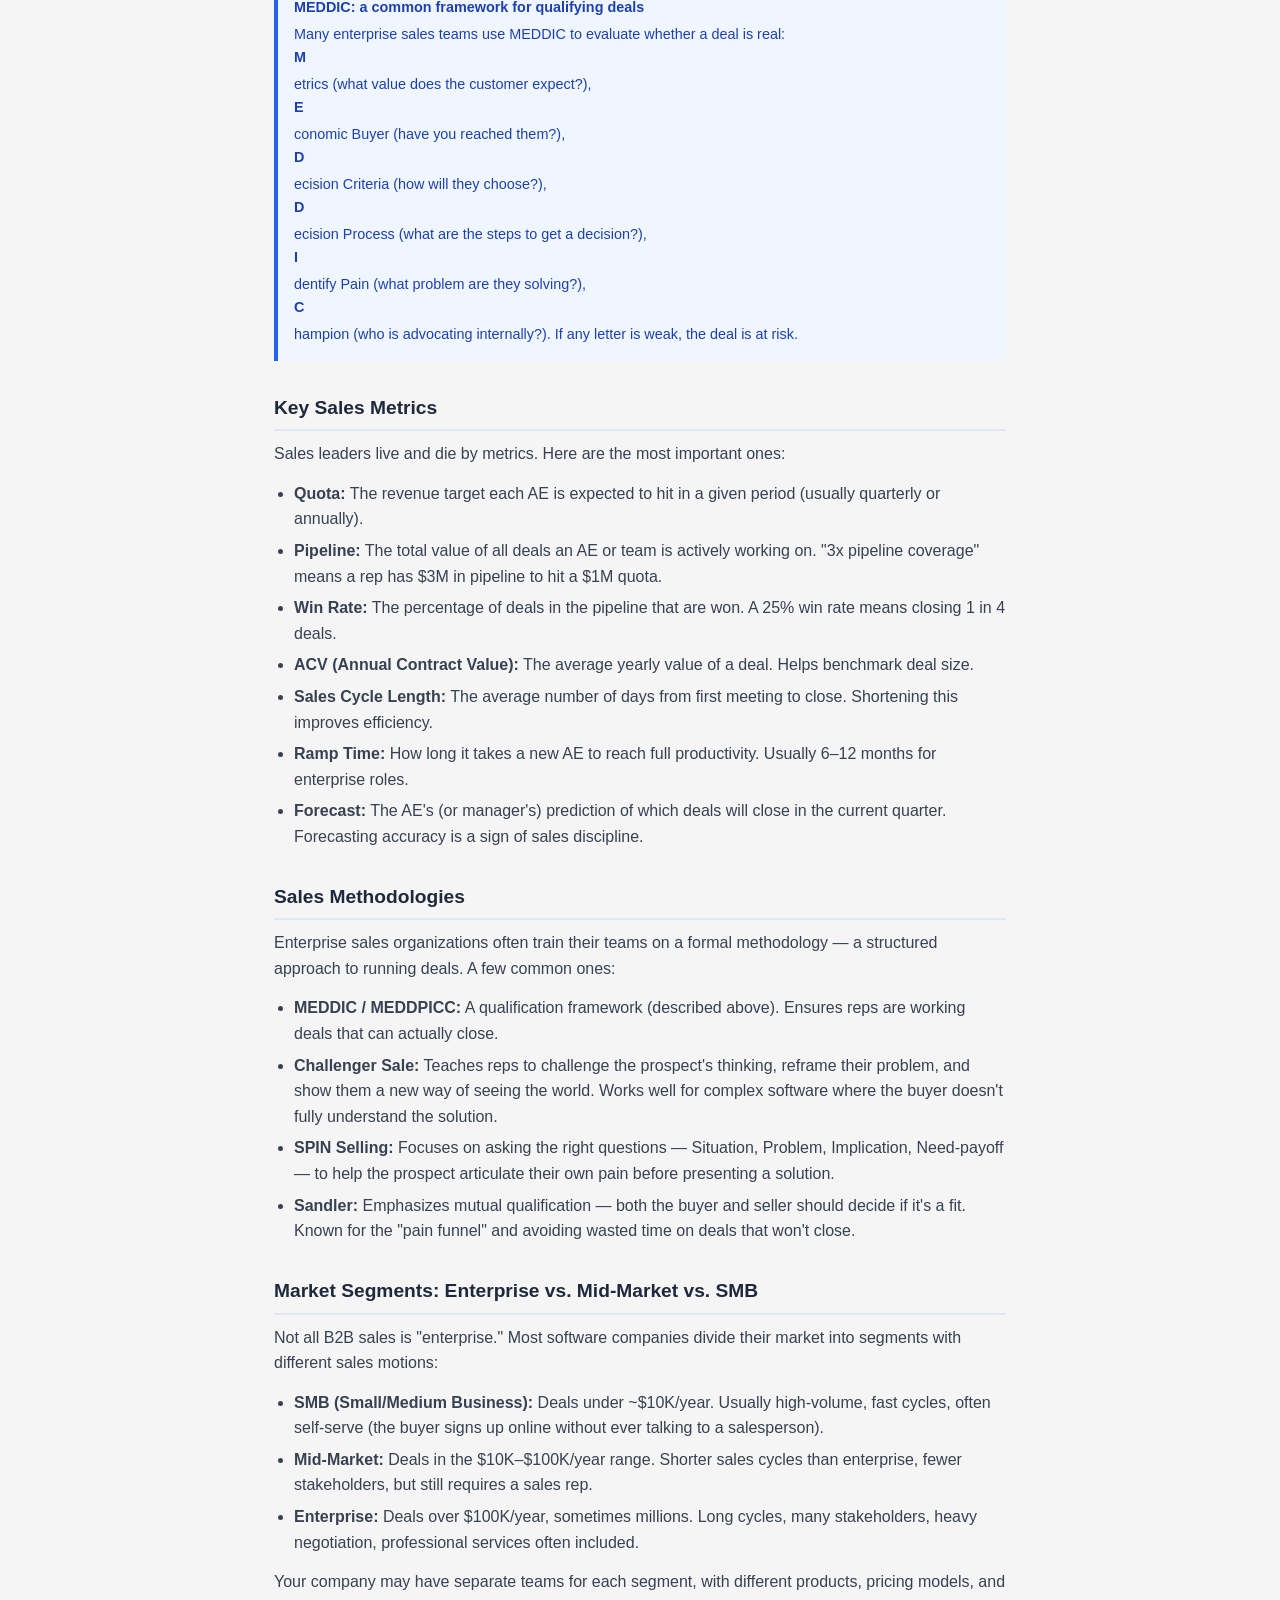
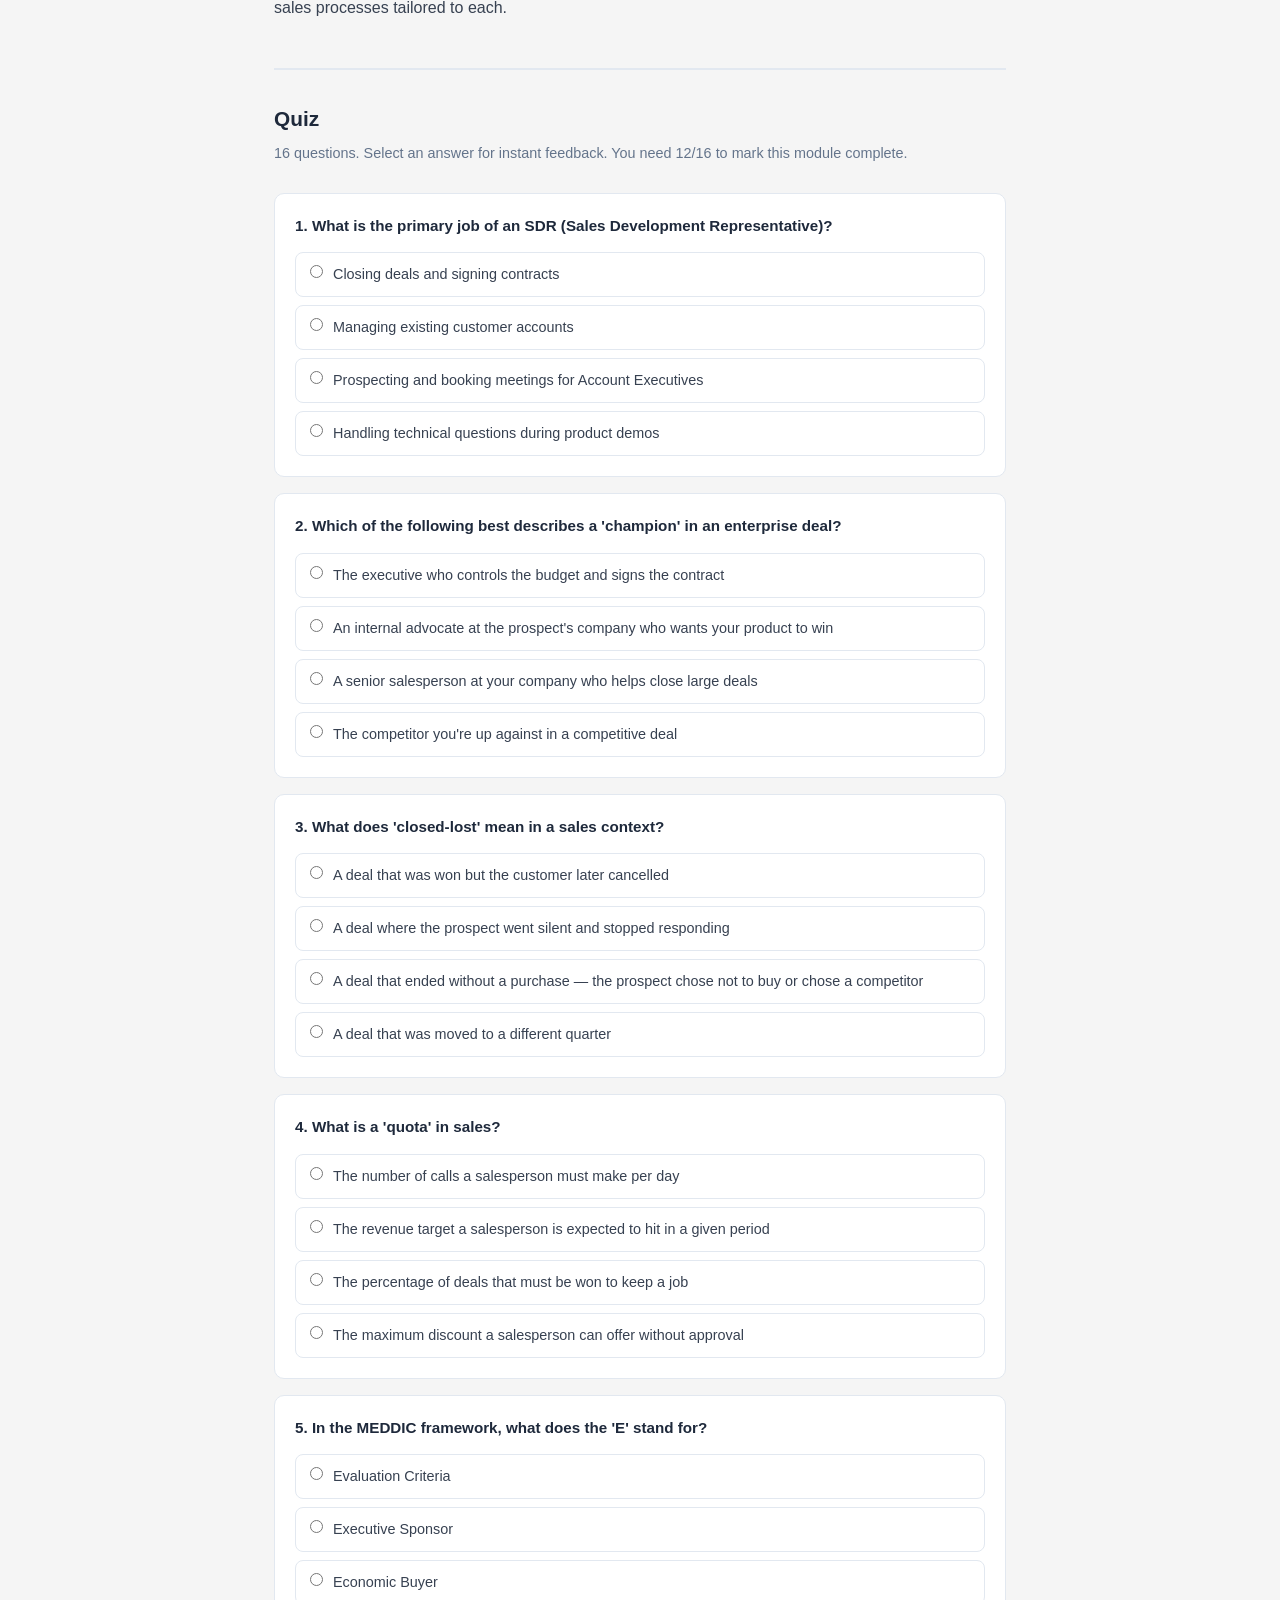
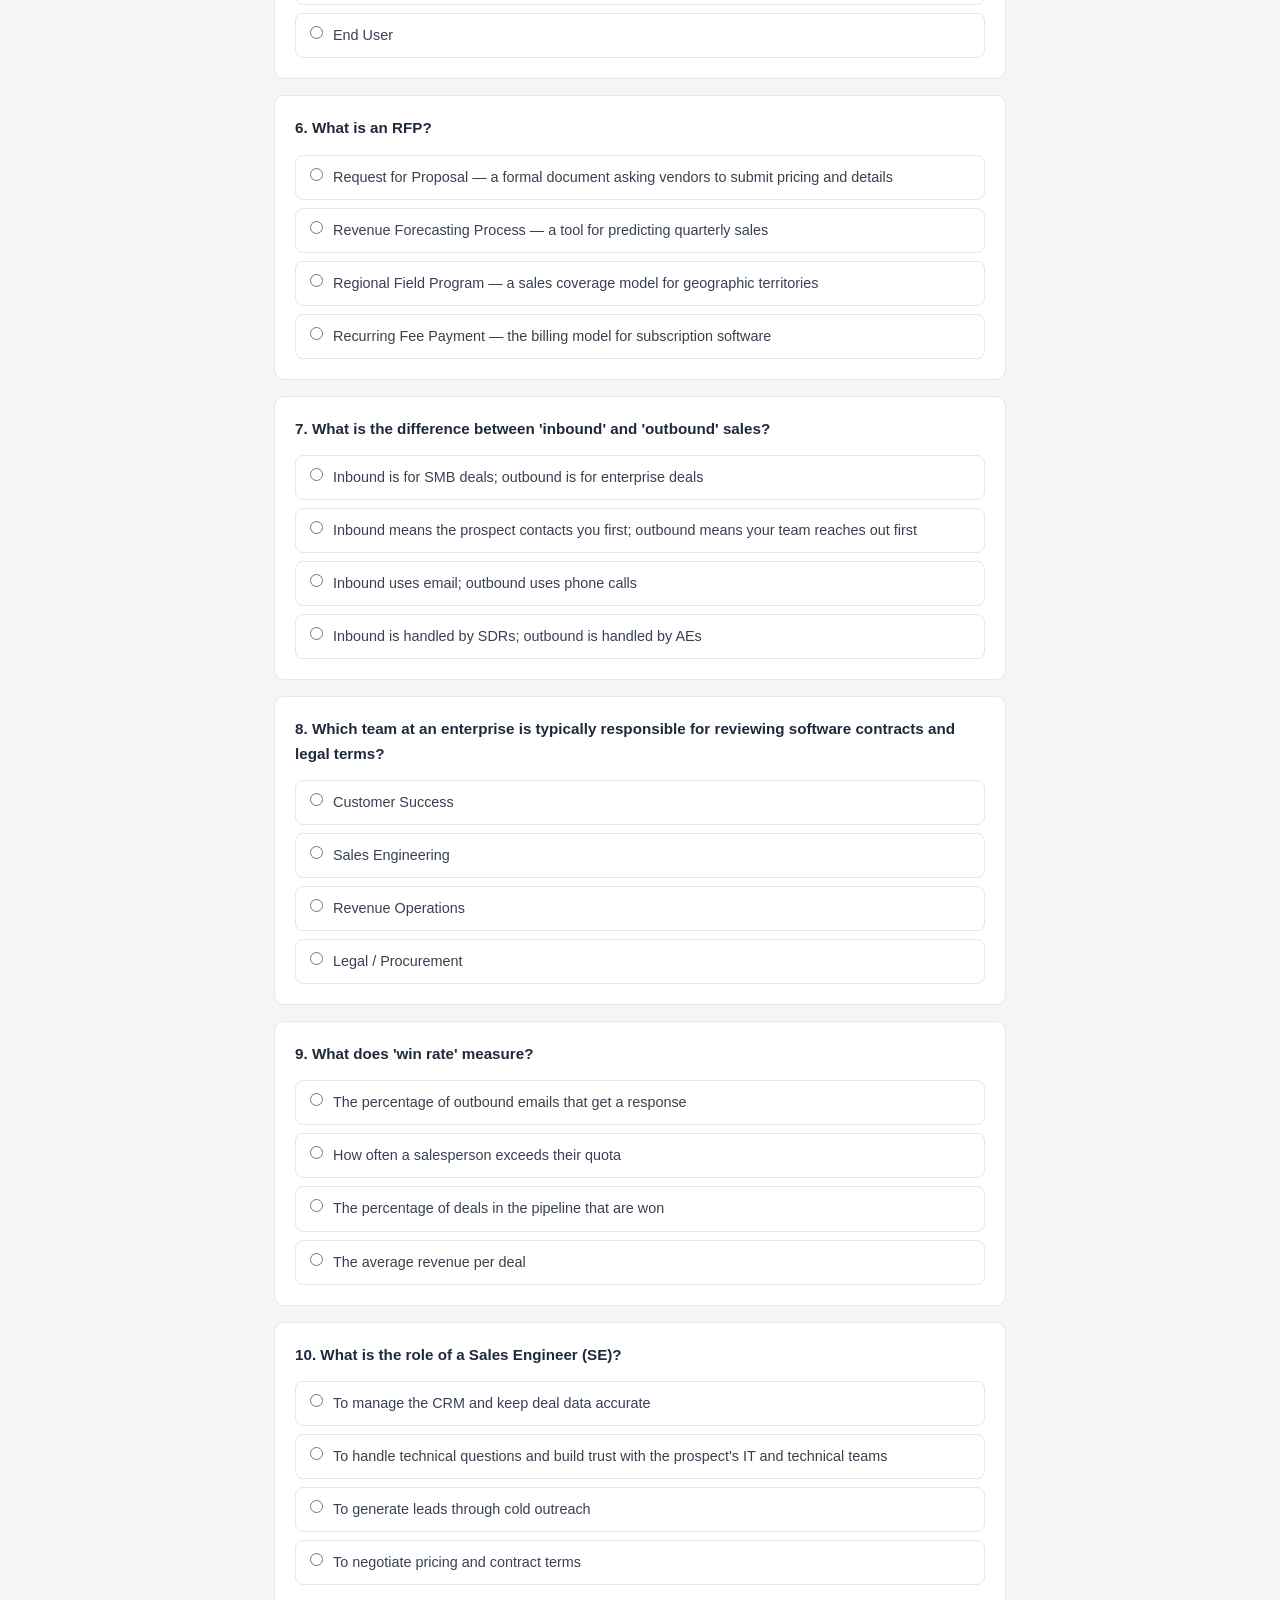
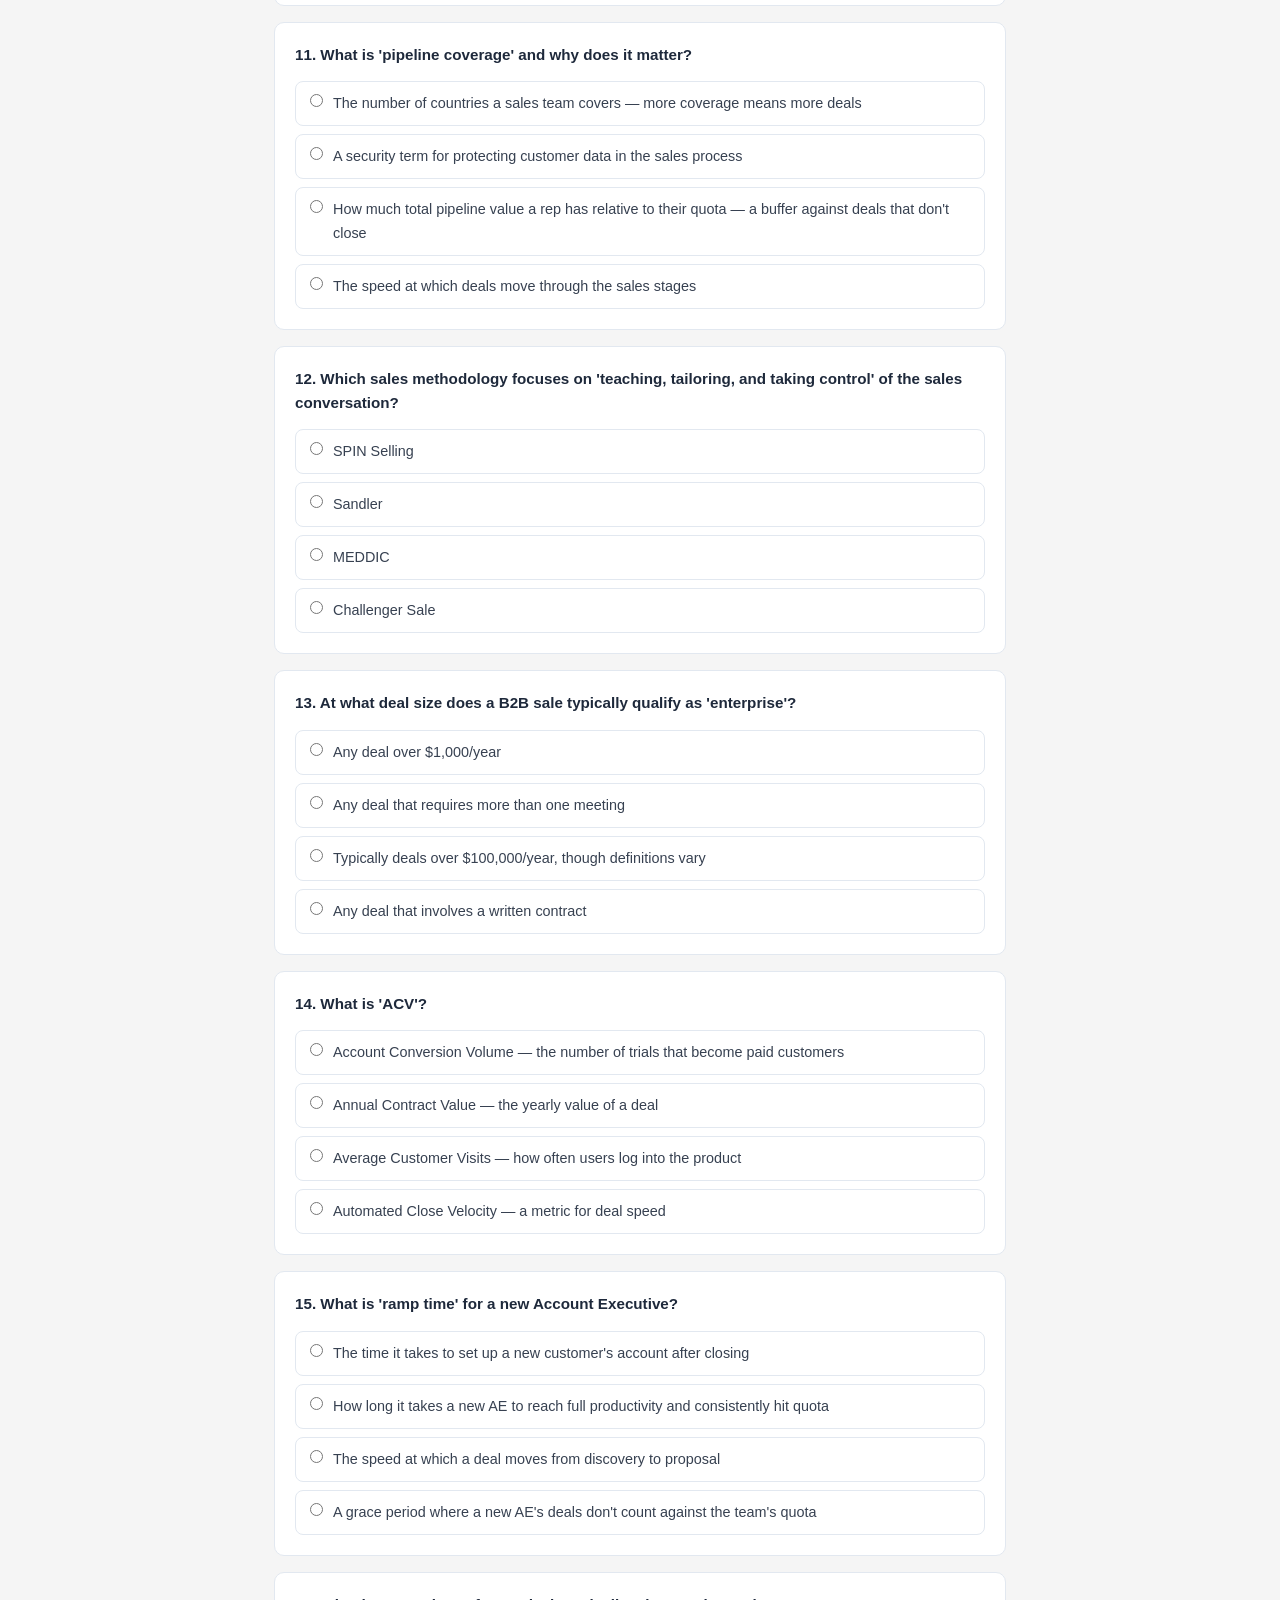
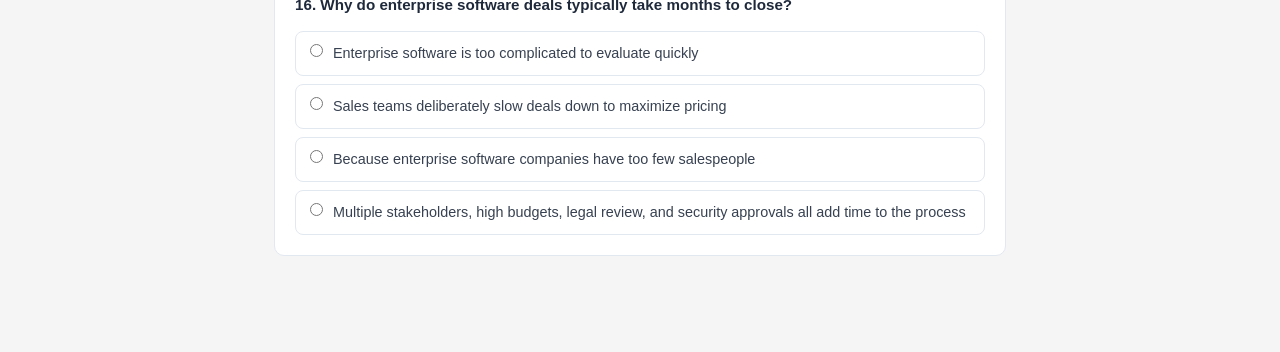
<file: module2.html>
<!DOCTYPE html>
<html lang="en">
<head>
  <meta charset="UTF-8" />
  <meta name="viewport" content="width=device-width, initial-scale=1.0" />
  <title>Module 2: Enterprise Sales & the B2B Sales Cycle</title>
  <link rel="stylesheet" href="styles.css" />
</head>
<body>

<header class="site-header">
  <h1>Enterprise Software Learning</h1>
  <p>10 modules to understand how B2B business software works</p>
</header>

<main class="page">

  <a href="index.html" class="back-link">&#8592; Back to all modules</a>

  <div class="module-header">
    <div class="tag">Module 2</div>
    <h1>Enterprise Sales &amp; the B2B Sales Cycle</h1>
    <p class="meta">~20 min read &nbsp;·&nbsp; 16-question quiz</p>
  </div>

  <div class="content">

    <h2>Why B2B Sales Is Different</h2>
    <p>When you buy something as a consumer — a pair of shoes, a Netflix subscription — the decision is quick, the price is fixed, and you make it alone. B2B sales, especially at the enterprise level, is almost the opposite.</p>
    <ul>
      <li><strong>Multiple decision-makers:</strong> A single enterprise deal might need sign-off from the end user, their manager, IT, finance, legal, and a C-suite executive.</li>
      <li><strong>Long sales cycles:</strong> Enterprise deals can take 3–18 months from first conversation to signed contract.</li>
      <li><strong>High deal values:</strong> Enterprise software contracts are often $50,000–$1,000,000+ per year.</li>
      <li><strong>Customization and negotiation:</strong> Unlike a consumer app, enterprise pricing and contract terms are usually negotiated.</li>
      <li><strong>Risk aversion:</strong> A bad software purchase at an enterprise affects thousands of employees and can cost millions to fix. Buyers move slowly because the stakes are high.</li>
    </ul>

    <div class="callout">
      <strong>The core challenge of enterprise sales</strong>
      You're not just convincing one person — you're building consensus across an entire organization while managing a complex process that can stall at any stage.
    </div>

    <h2>Sales Team Roles</h2>
    <p>Enterprise sales teams have distinct roles, each responsible for a different part of the process:</p>

    <h3>SDR — Sales Development Representative</h3>
    <p>SDRs are typically early-career salespeople whose job is <strong>prospecting</strong> — finding potential customers and making first contact (cold calls, emails, LinkedIn outreach). Their goal is to book a meeting for an Account Executive. SDRs don't close deals; they open conversations.</p>

    <h3>AE — Account Executive</h3>
    <p>AEs own the full sales cycle from the first qualified meeting to the signed contract. They run demos, handle objections, build relationships, write proposals, and negotiate terms. AEs are measured on <strong>quota</strong> — a revenue target they're expected to hit each quarter.</p>

    <h3>SE — Sales Engineer (also called Solutions Engineer)</h3>
    <p>SEs are technical experts who partner with AEs on complex deals. When a prospect asks deep technical questions about how the software works, integrates with their systems, or handles their data, the SE answers them. SEs build trust with the buyer's IT and technical teams.</p>

    <h3>Sales Manager / VP of Sales</h3>
    <p>Managers coach AEs, review pipeline, approve discounts, and are accountable for their team hitting quota. The VP of Sales owns the entire revenue number for the organization and sets strategy.</p>

    <h3>RevOps — Revenue Operations</h3>
    <p>A newer role that manages the tools, data, and processes that support the sales team. RevOps ensures the CRM is clean and accurate, that reporting works, and that salespeople have what they need to do their jobs efficiently.</p>

    <h2>The B2B Sales Cycle — Stage by Stage</h2>
    <p>Every company names these stages slightly differently in their CRM, but the underlying process is consistent across enterprise software sales.</p>

    <h3>Stage 1: Prospecting</h3>
    <p>The SDR identifies companies that could be a good fit (based on size, industry, existing tech, etc.) and reaches out. This is called <strong>outbound</strong> sales. If a potential customer contacts the company first (fills out a form, attends a webinar), that's <strong>inbound</strong>.</p>

    <h3>Stage 2: Discovery</h3>
    <p>The first real conversation. The AE's goal is to understand the prospect's situation: What problems do they have? What are they currently using? Who is involved in the decision? What does success look like to them? Good discovery is what separates great salespeople from mediocre ones — the best salespeople listen more than they talk.</p>

    <h3>Stage 3: Demo / Evaluation</h3>
    <p>The AE (and often the SE) shows the prospect how the product works, tailored to their specific use case. The prospect may then enter a <strong>proof of concept (POC)</strong> or <strong>pilot</strong> — a time-limited trial of the product in their environment.</p>

    <h3>Stage 4: Proposal</h3>
    <p>The AE puts together a formal proposal: pricing, contract length, implementation details, and terms. At the enterprise level, prospects often issue an <strong>RFP (Request for Proposal)</strong> — a formal document asking multiple vendors to submit detailed proposals so they can compare.</p>

    <h3>Stage 5: Negotiation</h3>
    <p>Price, contract length, legal terms, security requirements — everything gets negotiated. Legal teams on both sides review and redline (mark up) contracts. This stage can add weeks or months to a deal.</p>

    <h3>Stage 6: Close</h3>
    <p>The contract is signed. This is called a <strong>closed-won</strong> deal. If the prospect decides not to buy (or to buy from a competitor), it's <strong>closed-lost</strong>. The AE logs both outcomes in the CRM with a reason.</p>

    <h2>Understanding Stakeholders</h2>
    <p>One of the hardest parts of enterprise sales is navigating the many people involved in a purchase decision. Each plays a different role:</p>

    <h3>Champion</h3>
    <p>The person inside the prospect's company who wants your product to win. They'll advocate for you internally, share information you wouldn't otherwise have, and help you navigate the organization. Finding and developing a champion is often the most important thing an AE can do.</p>

    <h3>Economic Buyer</h3>
    <p>The person who controls the budget and ultimately signs off on the spend. This is often a VP or C-suite executive. You may not talk to them until late in the deal, but you need to reach them — deals that never get to the economic buyer often stall and die.</p>

    <h3>End Users</h3>
    <p>The people who will actually use the software day-to-day. Their enthusiasm (or resistance) matters — a great product that users hate will churn.</p>

    <h3>IT / Security</h3>
    <p>IT must approve any software that touches their infrastructure, data, or network. Security teams review how data is stored and transmitted. These reviews can take weeks and are a common source of deal delays.</p>

    <h3>Legal / Procurement</h3>
    <p>Legal reviews contract terms. Procurement (a department at large enterprises) manages the vendor relationship and often negotiates pricing.</p>

    <div class="callout">
      <strong>MEDDIC: a common framework for qualifying deals</strong>
      Many enterprise sales teams use MEDDIC to evaluate whether a deal is real: <strong>M</strong>etrics (what value does the customer expect?), <strong>E</strong>conomic Buyer (have you reached them?), <strong>D</strong>ecision Criteria (how will they choose?), <strong>D</strong>ecision Process (what are the steps to get a decision?), <strong>I</strong>dentify Pain (what problem are they solving?), <strong>C</strong>hampion (who is advocating internally?). If any letter is weak, the deal is at risk.
    </div>

    <h2>Key Sales Metrics</h2>
    <p>Sales leaders live and die by metrics. Here are the most important ones:</p>
    <ul>
      <li><strong>Quota:</strong> The revenue target each AE is expected to hit in a given period (usually quarterly or annually).</li>
      <li><strong>Pipeline:</strong> The total value of all deals an AE or team is actively working on. "3x pipeline coverage" means a rep has $3M in pipeline to hit a $1M quota.</li>
      <li><strong>Win Rate:</strong> The percentage of deals in the pipeline that are won. A 25% win rate means closing 1 in 4 deals.</li>
      <li><strong>ACV (Annual Contract Value):</strong> The average yearly value of a deal. Helps benchmark deal size.</li>
      <li><strong>Sales Cycle Length:</strong> The average number of days from first meeting to close. Shortening this improves efficiency.</li>
      <li><strong>Ramp Time:</strong> How long it takes a new AE to reach full productivity. Usually 6–12 months for enterprise roles.</li>
      <li><strong>Forecast:</strong> The AE's (or manager's) prediction of which deals will close in the current quarter. Forecasting accuracy is a sign of sales discipline.</li>
    </ul>

    <h2>Sales Methodologies</h2>
    <p>Enterprise sales organizations often train their teams on a formal methodology — a structured approach to running deals. A few common ones:</p>
    <ul>
      <li><strong>MEDDIC / MEDDPICC:</strong> A qualification framework (described above). Ensures reps are working deals that can actually close.</li>
      <li><strong>Challenger Sale:</strong> Teaches reps to challenge the prospect's thinking, reframe their problem, and show them a new way of seeing the world. Works well for complex software where the buyer doesn't fully understand the solution.</li>
      <li><strong>SPIN Selling:</strong> Focuses on asking the right questions — Situation, Problem, Implication, Need-payoff — to help the prospect articulate their own pain before presenting a solution.</li>
      <li><strong>Sandler:</strong> Emphasizes mutual qualification — both the buyer and seller should decide if it's a fit. Known for the "pain funnel" and avoiding wasted time on deals that won't close.</li>
    </ul>

    <h2>Market Segments: Enterprise vs. Mid-Market vs. SMB</h2>
    <p>Not all B2B sales is "enterprise." Most software companies divide their market into segments with different sales motions:</p>
    <ul>
      <li><strong>SMB (Small/Medium Business):</strong> Deals under ~$10K/year. Usually high-volume, fast cycles, often self-serve (the buyer signs up online without ever talking to a salesperson).</li>
      <li><strong>Mid-Market:</strong> Deals in the $10K–$100K/year range. Shorter sales cycles than enterprise, fewer stakeholders, but still requires a sales rep.</li>
      <li><strong>Enterprise:</strong> Deals over $100K/year, sometimes millions. Long cycles, many stakeholders, heavy negotiation, professional services often included.</li>
    </ul>
    <p>Your company may have separate teams for each segment, with different products, pricing models, and sales processes tailored to each.</p>

  </div>

  <!-- QUIZ -->

  <div class="quiz-section">
    <h2>Quiz</h2>
    <p class="quiz-intro">16 questions. Select an answer for instant feedback. You need 12/16 to mark this module complete.</p>

    <div id="quizContainer"></div>
    <div class="quiz-results" id="quizResults">
      <div class="score" id="scoreDisplay"></div>
      <div class="score-label">correct answers</div>
      <div class="result-msg" id="resultMsg"></div>
      <div class="btn-row">
        <button class="btn btn-outline" onclick="resetQuiz()">Retake Quiz</button>
        <button class="btn btn-success" id="completeBtn" onclick="markComplete()" style="display:none">
          Mark Module Complete &#10003;
        </button>
        <a href="index.html" class="btn btn-outline">Back to Home</a>
      </div>
    </div>
  </div>

</main>

<script>
  const PASS_THRESHOLD = 12;
  const MODULE_ID = 2;

  const questions = [
    {
      q: "What is the primary job of an SDR (Sales Development Representative)?",
      options: [
        "Closing deals and signing contracts",
        "Managing existing customer accounts",
        "Prospecting and booking meetings for Account Executives",
        "Handling technical questions during product demos"
      ],
      correct: 2,
      explanation: "SDRs focus on outreach — finding potential customers and getting them to agree to a first meeting. They hand off qualified prospects to AEs who then run the full sales cycle."
    },
    {
      q: "Which of the following best describes a 'champion' in an enterprise deal?",
      options: [
        "The executive who controls the budget and signs the contract",
        "An internal advocate at the prospect's company who wants your product to win",
        "A senior salesperson at your company who helps close large deals",
        "The competitor you're up against in a competitive deal"
      ],
      correct: 1,
      explanation: "A champion is someone inside the prospect's organization who believes in your product and advocates for you internally — sharing information, organizing meetings, and helping you navigate the buying process."
    },
    {
      q: "What does 'closed-lost' mean in a sales context?",
      options: [
        "A deal that was won but the customer later cancelled",
        "A deal where the prospect went silent and stopped responding",
        "A deal that ended without a purchase — the prospect chose not to buy or chose a competitor",
        "A deal that was moved to a different quarter"
      ],
      correct: 2,
      explanation: "Closed-lost means the sales process ended and no purchase was made. The AE logs a reason (e.g., 'chose competitor,' 'no budget,' 'no decision') which helps the company improve over time."
    },
    {
      q: "What is a 'quota' in sales?",
      options: [
        "The number of calls a salesperson must make per day",
        "The revenue target a salesperson is expected to hit in a given period",
        "The percentage of deals that must be won to keep a job",
        "The maximum discount a salesperson can offer without approval"
      ],
      correct: 1,
      explanation: "Quota is the revenue target — usually quarterly or annual — that an AE is expected to hit. Compensation is often tied to quota attainment, with bonuses for exceeding it."
    },
    {
      q: "In the MEDDIC framework, what does the 'E' stand for?",
      options: [
        "Evaluation Criteria",
        "Executive Sponsor",
        "Economic Buyer",
        "End User"
      ],
      correct: 2,
      explanation: "The 'E' in MEDDIC stands for Economic Buyer — the person who controls the budget and has final authority to approve the purchase. Deals often stall when the AE hasn't reached this person."
    },
    {
      q: "What is an RFP?",
      options: [
        "Request for Proposal — a formal document asking vendors to submit pricing and details",
        "Revenue Forecasting Process — a tool for predicting quarterly sales",
        "Regional Field Program — a sales coverage model for geographic territories",
        "Recurring Fee Payment — the billing model for subscription software"
      ],
      correct: 0,
      explanation: "RFP stands for Request for Proposal. Large enterprises often issue RFPs when evaluating vendors — they send the same document to multiple software companies and compare the responses to make a decision."
    },
    {
      q: "What is the difference between 'inbound' and 'outbound' sales?",
      options: [
        "Inbound is for SMB deals; outbound is for enterprise deals",
        "Inbound means the prospect contacts you first; outbound means your team reaches out first",
        "Inbound uses email; outbound uses phone calls",
        "Inbound is handled by SDRs; outbound is handled by AEs"
      ],
      correct: 1,
      explanation: "Inbound leads come to you — someone filled out a form, attended a webinar, or searched for your product. Outbound means your team proactively reaches out to prospects who haven't expressed interest yet."
    },
    {
      q: "Which team at an enterprise is typically responsible for reviewing software contracts and legal terms?",
      options: [
        "Customer Success",
        "Sales Engineering",
        "Revenue Operations",
        "Legal / Procurement"
      ],
      correct: 3,
      explanation: "Legal reviews contract language and terms; Procurement manages vendor relationships and often negotiates pricing. Both are commonly involved in enterprise software purchases and are a frequent source of deal delays."
    },
    {
      q: "What does 'win rate' measure?",
      options: [
        "The percentage of outbound emails that get a response",
        "How often a salesperson exceeds their quota",
        "The percentage of deals in the pipeline that are won",
        "The average revenue per deal"
      ],
      correct: 2,
      explanation: "Win rate is the percentage of active deals that result in a closed-won outcome. A 25% win rate means the team wins 1 out of every 4 deals they work on."
    },
    {
      q: "What is the role of a Sales Engineer (SE)?",
      options: [
        "To manage the CRM and keep deal data accurate",
        "To handle technical questions and build trust with the prospect's IT and technical teams",
        "To generate leads through cold outreach",
        "To negotiate pricing and contract terms"
      ],
      correct: 1,
      explanation: "Sales Engineers are technical experts who partner with AEs on complex deals. They answer deep product and integration questions, run technical demos, and build credibility with the prospect's IT team."
    },
    {
      q: "What is 'pipeline coverage' and why does it matter?",
      options: [
        "The number of countries a sales team covers — more coverage means more deals",
        "A security term for protecting customer data in the sales process",
        "How much total pipeline value a rep has relative to their quota — a buffer against deals that don't close",
        "The speed at which deals move through the sales stages"
      ],
      correct: 2,
      explanation: "Pipeline coverage (e.g., '3x coverage') means a rep has 3x their quota value in active deals. Since not every deal closes, having extra pipeline is how salespeople protect themselves against missing quota."
    },
    {
      q: "Which sales methodology focuses on 'teaching, tailoring, and taking control' of the sales conversation?",
      options: [
        "SPIN Selling",
        "Sandler",
        "MEDDIC",
        "Challenger Sale"
      ],
      correct: 3,
      explanation: "The Challenger Sale methodology teaches reps to challenge the prospect's assumptions, reframe their problem, and present a unique point of view — rather than simply responding to what the buyer says they want."
    },
    {
      q: "At what deal size does a B2B sale typically qualify as 'enterprise'?",
      options: [
        "Any deal over $1,000/year",
        "Any deal that requires more than one meeting",
        "Typically deals over $100,000/year, though definitions vary",
        "Any deal that involves a written contract"
      ],
      correct: 2,
      explanation: "There's no universal cutoff, but enterprise deals are generally over $100K ACV. They involve long cycles, many stakeholders, heavy negotiation, and often include professional services or implementation support."
    },
    {
      q: "What is 'ACV'?",
      options: [
        "Account Conversion Volume — the number of trials that become paid customers",
        "Annual Contract Value — the yearly value of a deal",
        "Average Customer Visits — how often users log into the product",
        "Automated Close Velocity — a metric for deal speed"
      ],
      correct: 1,
      explanation: "ACV (Annual Contract Value) is the annualized value of a contract. A $300,000 three-year deal has an ACV of $100,000. It's a standard way to compare deal sizes across different contract lengths."
    },
    {
      q: "What is 'ramp time' for a new Account Executive?",
      options: [
        "The time it takes to set up a new customer's account after closing",
        "How long it takes a new AE to reach full productivity and consistently hit quota",
        "The speed at which a deal moves from discovery to proposal",
        "A grace period where a new AE's deals don't count against the team's quota"
      ],
      correct: 1,
      explanation: "Ramp time is the period between a new AE's start date and when they're expected to perform at full quota. For enterprise roles, this is typically 6–12 months — learning the product, territory, and sales process takes time."
    },
    {
      q: "Why do enterprise software deals typically take months to close?",
      options: [
        "Enterprise software is too complicated to evaluate quickly",
        "Sales teams deliberately slow deals down to maximize pricing",
        "Because enterprise software companies have too few salespeople",
        "Multiple stakeholders, high budgets, legal review, and security approvals all add time to the process"
      ],
      correct: 3,
      explanation: "Enterprise deals move slowly because so many people and processes are involved: champions need to build internal consensus, IT reviews security, legal redlines contracts, and finance approves the budget. Each step takes time — and deals can stall at any of them."
    }
  ];

  let answered = new Array(questions.length).fill(false);
  let correct = new Array(questions.length).fill(false);

  function buildQuiz() {
    const container = document.getElementById("quizContainer");
    container.innerHTML = "";
    answered = new Array(questions.length).fill(false);
    correct = new Array(questions.length).fill(false);

    questions.forEach((q, qi) => {
      const block = document.createElement("div");
      block.className = "question-block";
      block.id = "q" + qi;

      const opts = q.options.map((opt, oi) => `
        <label class="option" id="q${qi}_o${oi}">
          <input type="radio" name="q${qi}" value="${oi}" onchange="handleAnswer(${qi}, ${oi})" />
          ${opt}
        </label>
      `).join("");

      block.innerHTML = `
        <div class="question-text">${qi + 1}. ${q.q}</div>
        <div class="options">${opts}</div>
        <div class="explanation" id="exp${qi}">${q.explanation}</div>
      `;

      container.appendChild(block);
    });

    document.getElementById("quizResults").classList.remove("show");
    document.getElementById("completeBtn").style.display = "none";
  }

  function handleAnswer(qi, chosen) {
    if (answered[qi]) return;
    answered[qi] = true;

    const q = questions[qi];
    const isCorrect = chosen === q.correct;
    correct[qi] = isCorrect;

    q.options.forEach((_, oi) => {
      const el = document.getElementById(`q${qi}_o${oi}`);
      el.classList.add("disabled");
      if (oi === q.correct) el.classList.add("correct");
      else if (oi === chosen && !isCorrect) el.classList.add("wrong");
    });

    document.getElementById("exp" + qi).classList.add("show");

    if (answered.every(Boolean)) showResults();
  }

  function showResults() {
    const total = correct.filter(Boolean).length;
    const passed = total >= PASS_THRESHOLD;

    document.getElementById("scoreDisplay").textContent = `${total} / ${questions.length}`;
    const msg = document.getElementById("resultMsg");
    msg.textContent = passed ? "Great work — module passed!" : `You need ${PASS_THRESHOLD} to pass. Keep studying and try again.`;
    msg.className = "result-msg " + (passed ? "pass" : "fail");

    document.getElementById("quizResults").classList.add("show");

    if (passed) {
      document.getElementById("completeBtn").style.display = "inline-block";
    }
  }

  function resetQuiz() {
    buildQuiz();
  }

  function markComplete() {
    const completed = JSON.parse(localStorage.getItem("completedModules") || "[]");
    if (!completed.includes(MODULE_ID)) {
      completed.push(MODULE_ID);
      localStorage.setItem("completedModules", JSON.stringify(completed));
    }
    window.location.href = "index.html";
  }

  buildQuiz();
</script>

</body>
</html>
</file>
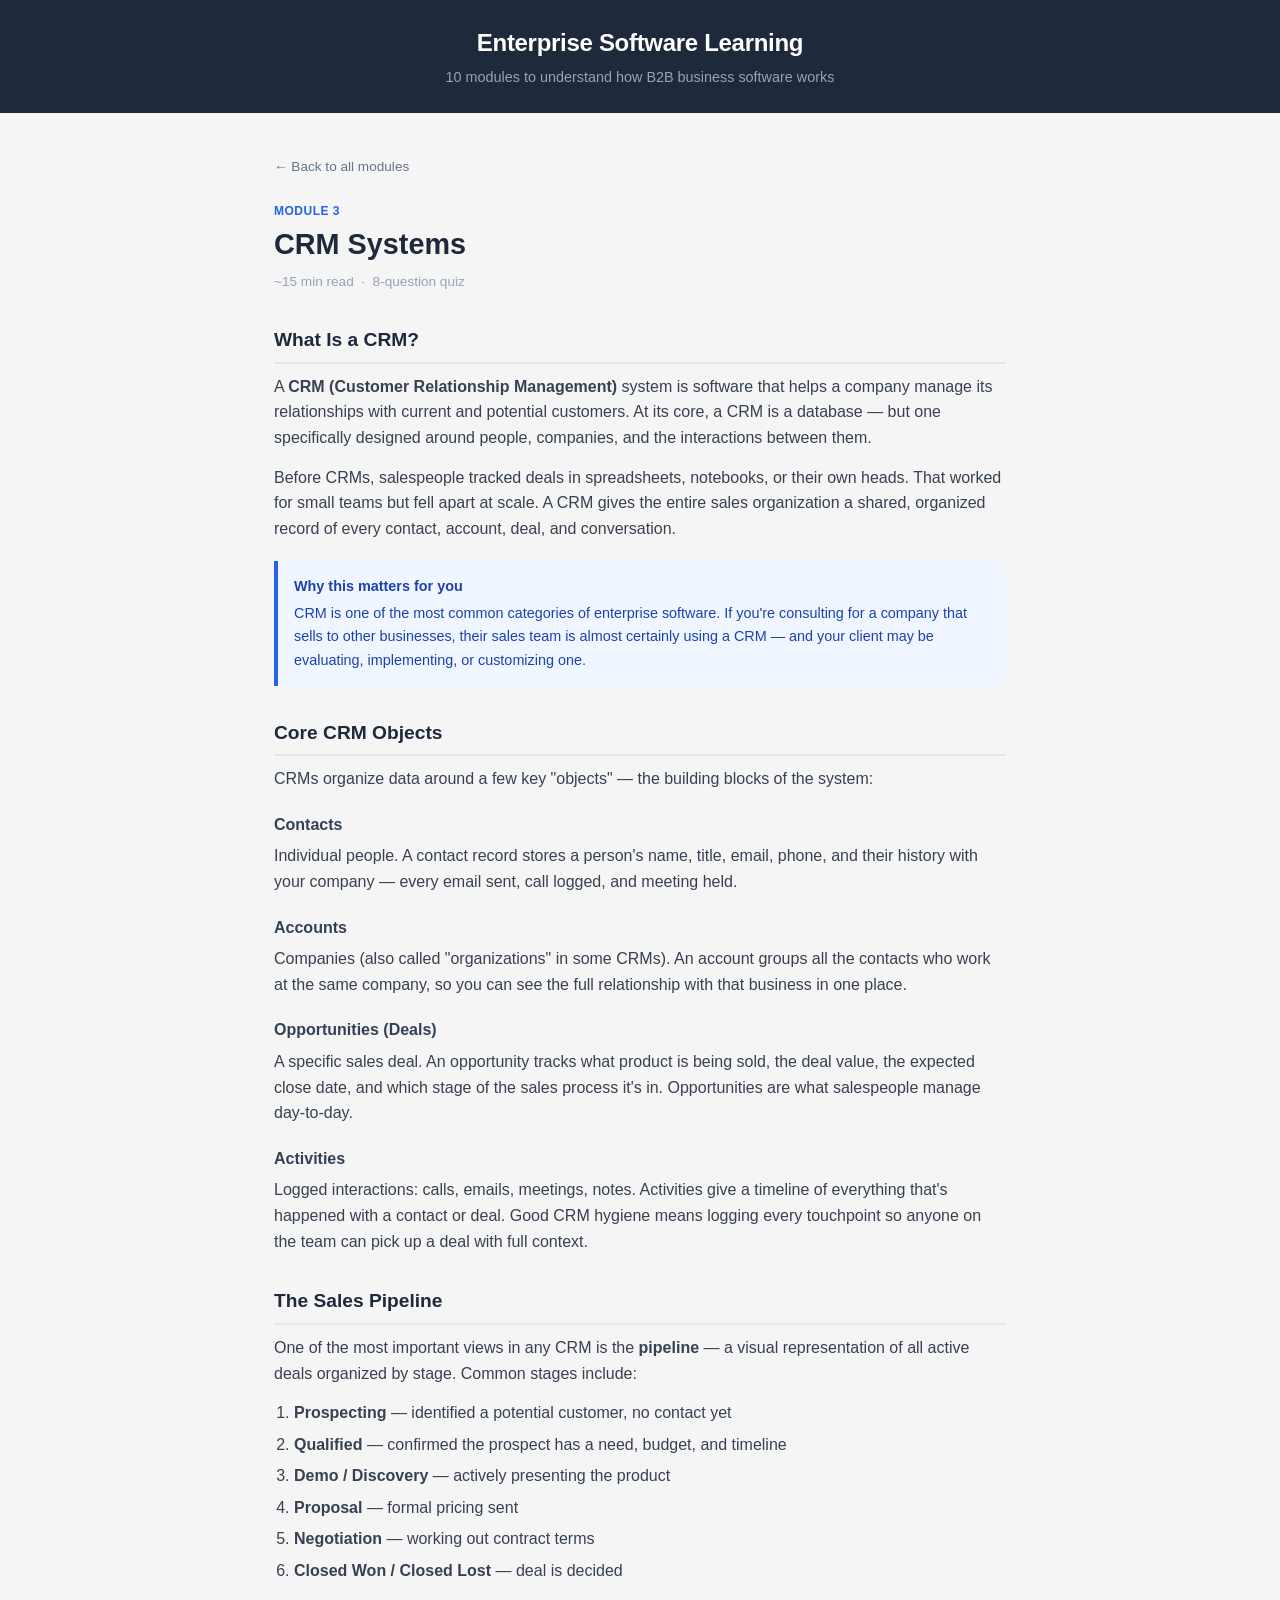
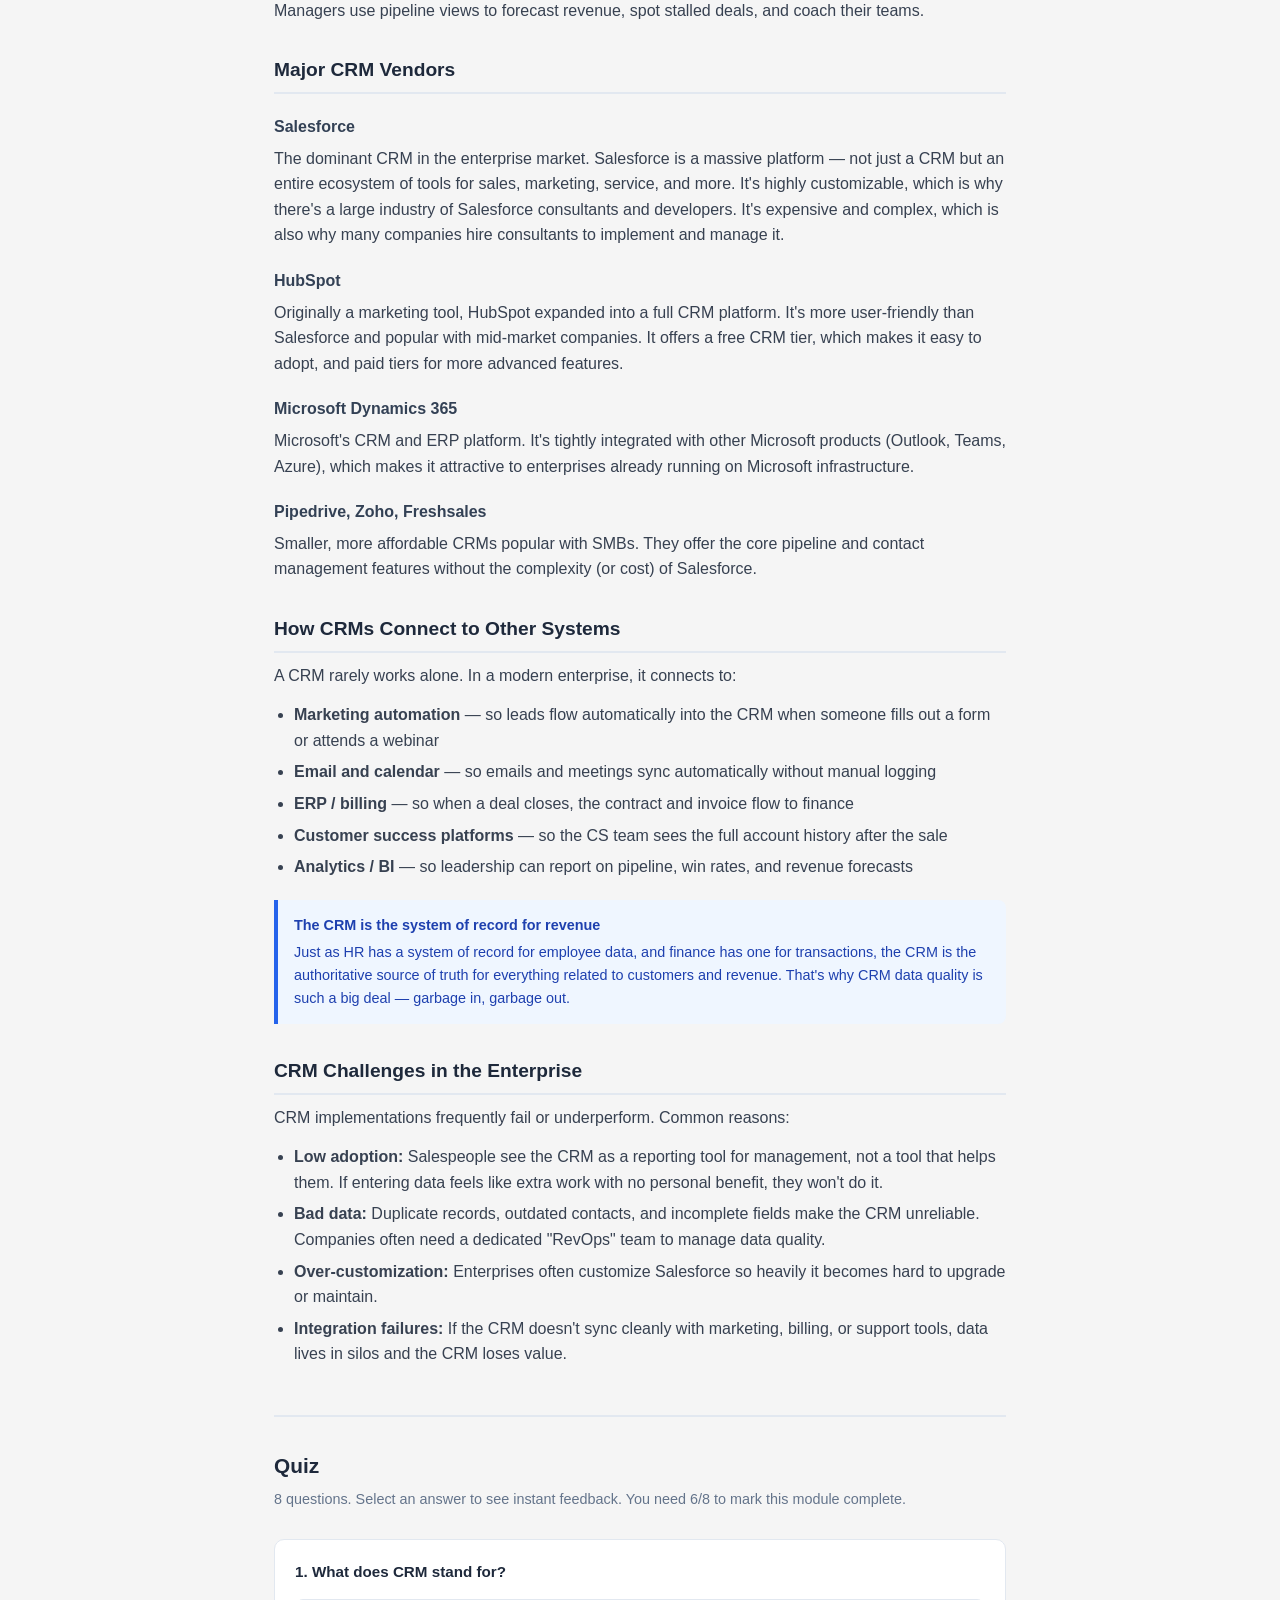
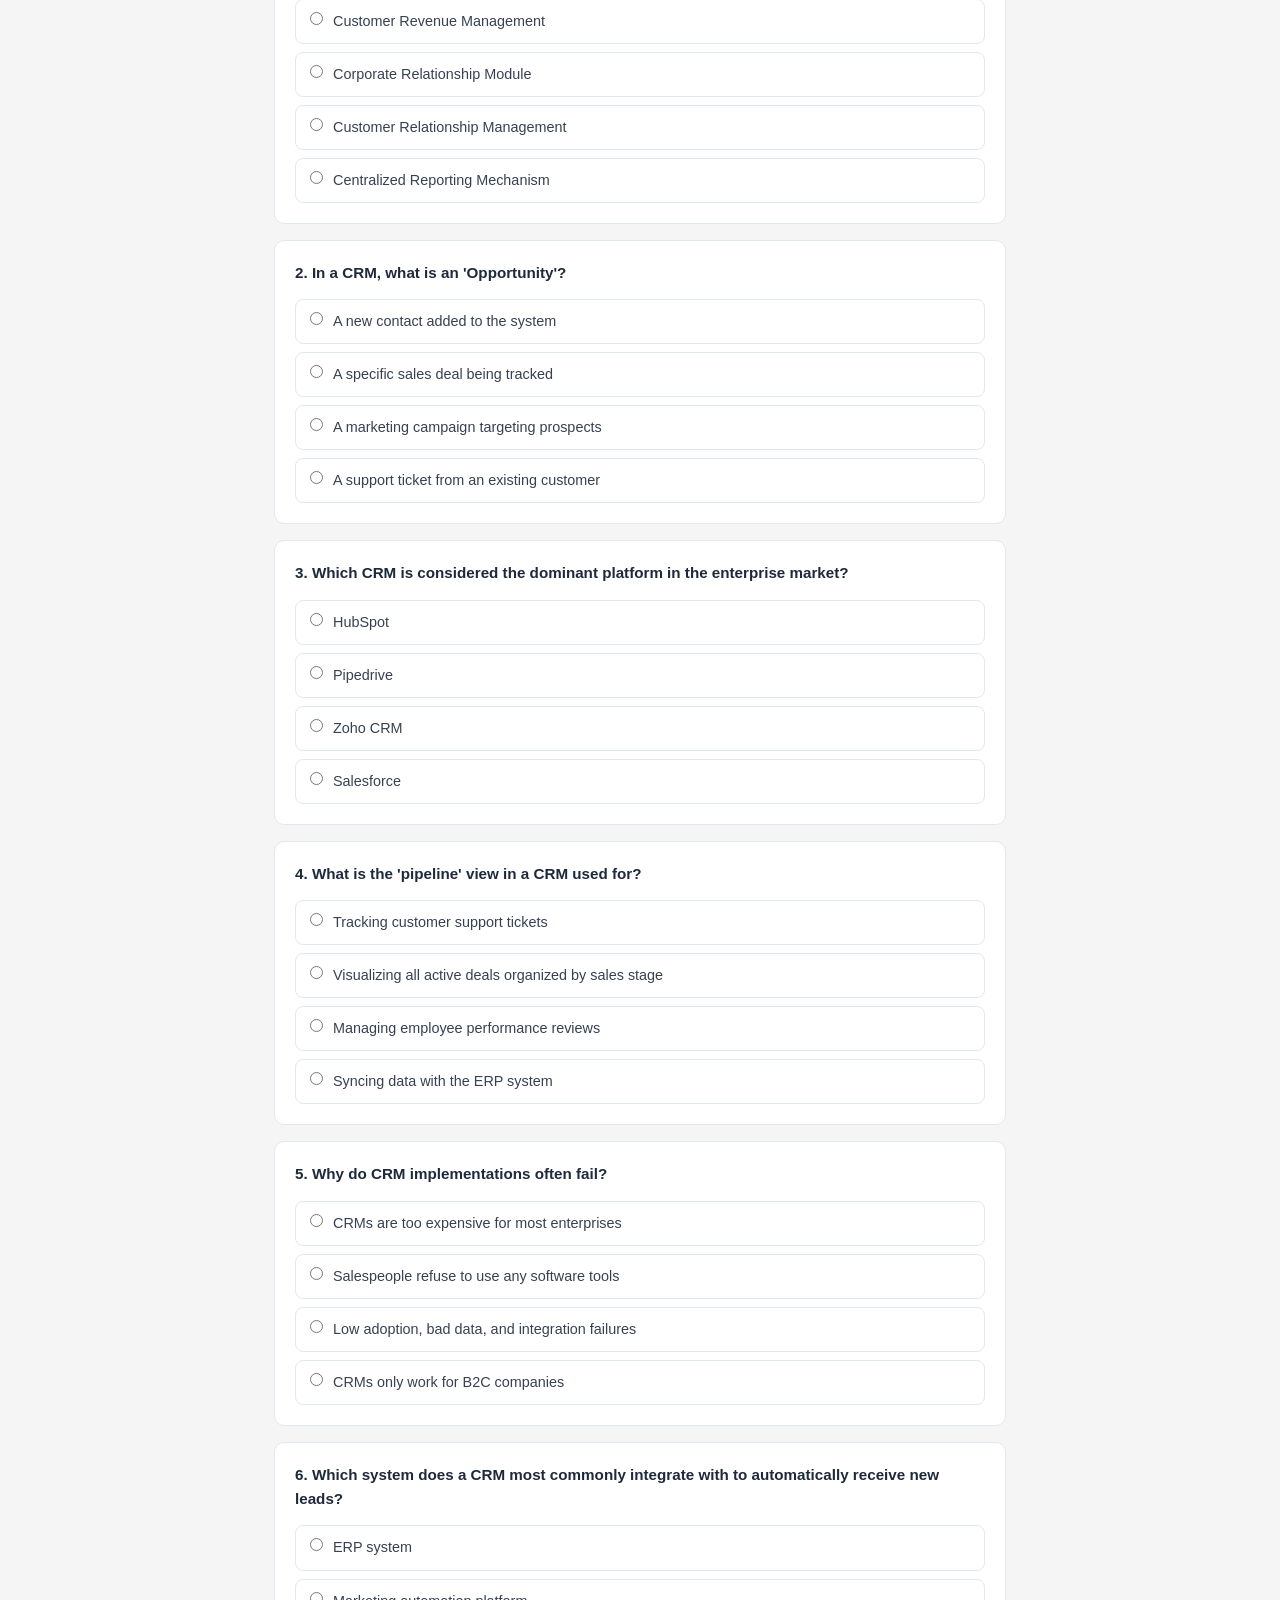
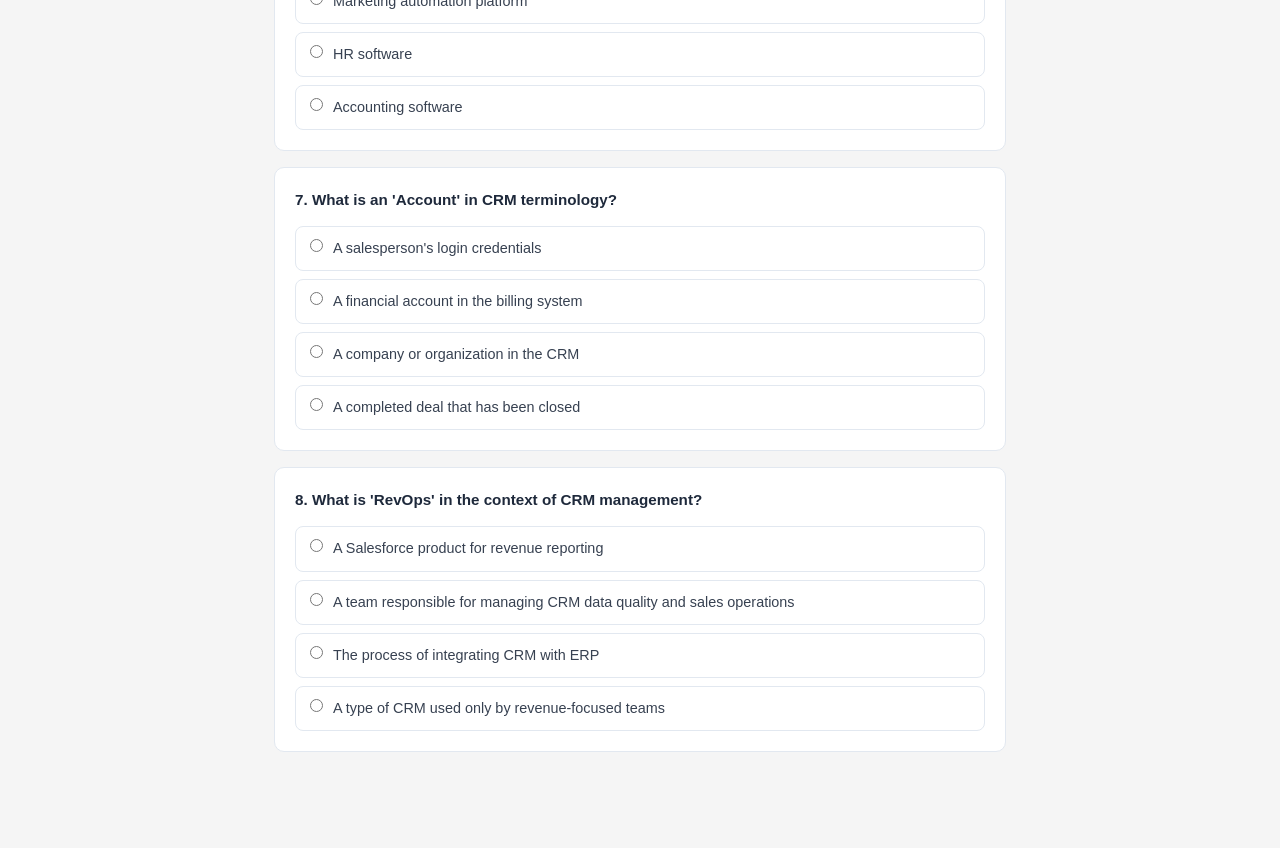
<file: module3.html>
<!DOCTYPE html>
<html lang="en">
<head>
  <meta charset="UTF-8" />
  <meta name="viewport" content="width=device-width, initial-scale=1.0" />
  <title>Module 3: CRM Systems</title>
  <link rel="stylesheet" href="styles.css" />
</head>
<body>

<header class="site-header">
  <h1>Enterprise Software Learning</h1>
  <p>10 modules to understand how B2B business software works</p>
</header>

<main class="page">

  <a href="index.html" class="back-link">&#8592; Back to all modules</a>

  <div class="module-header">
    <div class="tag">Module 3</div>
    <h1>CRM Systems</h1>
    <p class="meta">~15 min read &nbsp;·&nbsp; 8-question quiz</p>
  </div>

  <div class="content">

    <h2>What Is a CRM?</h2>
    <p>A <strong>CRM (Customer Relationship Management)</strong> system is software that helps a company manage its relationships with current and potential customers. At its core, a CRM is a database — but one specifically designed around people, companies, and the interactions between them.</p>
    <p>Before CRMs, salespeople tracked deals in spreadsheets, notebooks, or their own heads. That worked for small teams but fell apart at scale. A CRM gives the entire sales organization a shared, organized record of every contact, account, deal, and conversation.</p>

    <div class="callout">
      <strong>Why this matters for you</strong>
      CRM is one of the most common categories of enterprise software. If you're consulting for a company that sells to other businesses, their sales team is almost certainly using a CRM — and your client may be evaluating, implementing, or customizing one.
    </div>

    <h2>Core CRM Objects</h2>
    <p>CRMs organize data around a few key "objects" — the building blocks of the system:</p>

    <h3>Contacts</h3>
    <p>Individual people. A contact record stores a person's name, title, email, phone, and their history with your company — every email sent, call logged, and meeting held.</p>

    <h3>Accounts</h3>
    <p>Companies (also called "organizations" in some CRMs). An account groups all the contacts who work at the same company, so you can see the full relationship with that business in one place.</p>

    <h3>Opportunities (Deals)</h3>
    <p>A specific sales deal. An opportunity tracks what product is being sold, the deal value, the expected close date, and which stage of the sales process it's in. Opportunities are what salespeople manage day-to-day.</p>

    <h3>Activities</h3>
    <p>Logged interactions: calls, emails, meetings, notes. Activities give a timeline of everything that's happened with a contact or deal. Good CRM hygiene means logging every touchpoint so anyone on the team can pick up a deal with full context.</p>

    <h2>The Sales Pipeline</h2>
    <p>One of the most important views in any CRM is the <strong>pipeline</strong> — a visual representation of all active deals organized by stage. Common stages include:</p>
    <ol>
      <li><strong>Prospecting</strong> — identified a potential customer, no contact yet</li>
      <li><strong>Qualified</strong> — confirmed the prospect has a need, budget, and timeline</li>
      <li><strong>Demo / Discovery</strong> — actively presenting the product</li>
      <li><strong>Proposal</strong> — formal pricing sent</li>
      <li><strong>Negotiation</strong> — working out contract terms</li>
      <li><strong>Closed Won / Closed Lost</strong> — deal is decided</li>
    </ol>
    <p>Managers use pipeline views to forecast revenue, spot stalled deals, and coach their teams.</p>

    <h2>Major CRM Vendors</h2>

    <h3>Salesforce</h3>
    <p>The dominant CRM in the enterprise market. Salesforce is a massive platform — not just a CRM but an entire ecosystem of tools for sales, marketing, service, and more. It's highly customizable, which is why there's a large industry of Salesforce consultants and developers. It's expensive and complex, which is also why many companies hire consultants to implement and manage it.</p>

    <h3>HubSpot</h3>
    <p>Originally a marketing tool, HubSpot expanded into a full CRM platform. It's more user-friendly than Salesforce and popular with mid-market companies. It offers a free CRM tier, which makes it easy to adopt, and paid tiers for more advanced features.</p>

    <h3>Microsoft Dynamics 365</h3>
    <p>Microsoft's CRM and ERP platform. It's tightly integrated with other Microsoft products (Outlook, Teams, Azure), which makes it attractive to enterprises already running on Microsoft infrastructure.</p>

    <h3>Pipedrive, Zoho, Freshsales</h3>
    <p>Smaller, more affordable CRMs popular with SMBs. They offer the core pipeline and contact management features without the complexity (or cost) of Salesforce.</p>

    <h2>How CRMs Connect to Other Systems</h2>
    <p>A CRM rarely works alone. In a modern enterprise, it connects to:</p>
    <ul>
      <li><strong>Marketing automation</strong> — so leads flow automatically into the CRM when someone fills out a form or attends a webinar</li>
      <li><strong>Email and calendar</strong> — so emails and meetings sync automatically without manual logging</li>
      <li><strong>ERP / billing</strong> — so when a deal closes, the contract and invoice flow to finance</li>
      <li><strong>Customer success platforms</strong> — so the CS team sees the full account history after the sale</li>
      <li><strong>Analytics / BI</strong> — so leadership can report on pipeline, win rates, and revenue forecasts</li>
    </ul>

    <div class="callout">
      <strong>The CRM is the system of record for revenue</strong>
      Just as HR has a system of record for employee data, and finance has one for transactions, the CRM is the authoritative source of truth for everything related to customers and revenue. That's why CRM data quality is such a big deal — garbage in, garbage out.
    </div>

    <h2>CRM Challenges in the Enterprise</h2>
    <p>CRM implementations frequently fail or underperform. Common reasons:</p>
    <ul>
      <li><strong>Low adoption:</strong> Salespeople see the CRM as a reporting tool for management, not a tool that helps them. If entering data feels like extra work with no personal benefit, they won't do it.</li>
      <li><strong>Bad data:</strong> Duplicate records, outdated contacts, and incomplete fields make the CRM unreliable. Companies often need a dedicated "RevOps" team to manage data quality.</li>
      <li><strong>Over-customization:</strong> Enterprises often customize Salesforce so heavily it becomes hard to upgrade or maintain.</li>
      <li><strong>Integration failures:</strong> If the CRM doesn't sync cleanly with marketing, billing, or support tools, data lives in silos and the CRM loses value.</li>
    </ul>

  </div>

  <div class="quiz-section">
    <h2>Quiz</h2>
    <p class="quiz-intro">8 questions. Select an answer to see instant feedback. You need 6/8 to mark this module complete.</p>
    <div id="quizContainer"></div>
    <div class="quiz-results" id="quizResults">
      <div class="score" id="scoreDisplay"></div>
      <div class="score-label">correct answers</div>
      <div class="result-msg" id="resultMsg"></div>
      <div class="btn-row">
        <button class="btn btn-outline" onclick="resetQuiz()">Retake Quiz</button>
        <button class="btn btn-success" id="completeBtn" onclick="markComplete()" style="display:none">
          Mark Module Complete &#10003;
        </button>
        <a href="index.html" class="btn btn-outline">Back to Home</a>
      </div>
    </div>
  </div>

</main>

<script>
  const questions = [
    {
      q: "What does CRM stand for?",
      options: [
        "Customer Revenue Management",
        "Corporate Relationship Module",
        "Customer Relationship Management",
        "Centralized Reporting Mechanism"
      ],
      correct: 2,
      explanation: "CRM stands for Customer Relationship Management. It's the software category designed to manage a company's interactions and relationships with customers and prospects."
    },
    {
      q: "In a CRM, what is an 'Opportunity'?",
      options: [
        "A new contact added to the system",
        "A specific sales deal being tracked",
        "A marketing campaign targeting prospects",
        "A support ticket from an existing customer"
      ],
      correct: 1,
      explanation: "An Opportunity (sometimes called a Deal) represents a specific sales deal. It tracks the product, value, expected close date, and current stage of the sales process."
    },
    {
      q: "Which CRM is considered the dominant platform in the enterprise market?",
      options: [
        "HubSpot",
        "Pipedrive",
        "Zoho CRM",
        "Salesforce"
      ],
      correct: 3,
      explanation: "Salesforce is the market leader in enterprise CRM. It's a massive, highly customizable platform with an entire ecosystem of add-ons, consultants, and developers built around it."
    },
    {
      q: "What is the 'pipeline' view in a CRM used for?",
      options: [
        "Tracking customer support tickets",
        "Visualizing all active deals organized by sales stage",
        "Managing employee performance reviews",
        "Syncing data with the ERP system"
      ],
      correct: 1,
      explanation: "The pipeline shows all active deals organized by stage (e.g., Prospecting, Demo, Proposal, Closed). Sales managers use it to forecast revenue and coach their teams."
    },
    {
      q: "Why do CRM implementations often fail?",
      options: [
        "CRMs are too expensive for most enterprises",
        "Salespeople refuse to use any software tools",
        "Low adoption, bad data, and integration failures",
        "CRMs only work for B2C companies"
      ],
      correct: 2,
      explanation: "CRM failures commonly stem from low adoption (salespeople don't use it consistently), poor data quality, over-customization, and integration problems with other systems."
    },
    {
      q: "Which system does a CRM most commonly integrate with to automatically receive new leads?",
      options: [
        "ERP system",
        "Marketing automation platform",
        "HR software",
        "Accounting software"
      ],
      correct: 1,
      explanation: "Marketing automation platforms pass leads into the CRM automatically — for example, when a prospect fills out a web form or attends a webinar, a contact record is created in the CRM."
    },
    {
      q: "What is an 'Account' in CRM terminology?",
      options: [
        "A salesperson's login credentials",
        "A financial account in the billing system",
        "A company or organization in the CRM",
        "A completed deal that has been closed"
      ],
      correct: 2,
      explanation: "In a CRM, an Account represents a company or organization. It groups all the contacts who work there and shows the full relationship with that business in one place."
    },
    {
      q: "What is 'RevOps' in the context of CRM management?",
      options: [
        "A Salesforce product for revenue reporting",
        "A team responsible for managing CRM data quality and sales operations",
        "The process of integrating CRM with ERP",
        "A type of CRM used only by revenue-focused teams"
      ],
      correct: 1,
      explanation: "Revenue Operations (RevOps) is a function that aligns sales, marketing, and CS operations. They often own the CRM — managing data quality, building reports, and ensuring the system works well for all users."
    }
  ];

  let answered = new Array(questions.length).fill(false);
  let correct = new Array(questions.length).fill(false);

  function buildQuiz() {
    const container = document.getElementById("quizContainer");
    container.innerHTML = "";
    answered = new Array(questions.length).fill(false);
    correct = new Array(questions.length).fill(false);

    questions.forEach((q, qi) => {
      const block = document.createElement("div");
      block.className = "question-block";
      block.id = "q" + qi;

      const opts = q.options.map((opt, oi) => `
        <label class="option" id="q${qi}_o${oi}">
          <input type="radio" name="q${qi}" value="${oi}" onchange="handleAnswer(${qi}, ${oi})" />
          ${opt}
        </label>
      `).join("");

      block.innerHTML = `
        <div class="question-text">${qi + 1}. ${q.q}</div>
        <div class="options">${opts}</div>
        <div class="explanation" id="exp${qi}">${q.explanation}</div>
      `;
      container.appendChild(block);
    });

    document.getElementById("quizResults").classList.remove("show");
  }

  function handleAnswer(qi, chosen) {
    if (answered[qi]) return;
    answered[qi] = true;
    const q = questions[qi];
    const isCorrect = chosen === q.correct;
    correct[qi] = isCorrect;

    q.options.forEach((_, oi) => {
      const el = document.getElementById(`q${qi}_o${oi}`);
      el.classList.add("disabled");
      if (oi === q.correct) el.classList.add("correct");
      else if (oi === chosen && !isCorrect) el.classList.add("wrong");
    });

    document.getElementById("exp" + qi).classList.add("show");
    if (answered.every(Boolean)) showResults();
  }

  function showResults() {
    const total = correct.filter(Boolean).length;
    const passed = total >= 6;
    document.getElementById("scoreDisplay").textContent = `${total} / ${questions.length}`;
    const msg = document.getElementById("resultMsg");
    msg.textContent = passed ? "Great work — module passed!" : "Keep studying and give it another try.";
    msg.className = "result-msg " + (passed ? "pass" : "fail");
    document.getElementById("quizResults").classList.add("show");
    if (passed) document.getElementById("completeBtn").style.display = "inline-block";
  }

  function resetQuiz() { buildQuiz(); }

  function markComplete() {
    const completed = JSON.parse(localStorage.getItem("completedModules") || "[]");
    if (!completed.includes(3)) {
      completed.push(3);
      localStorage.setItem("completedModules", JSON.stringify(completed));
    }
    window.location.href = "index.html";
  }

  buildQuiz();
</script>

</body>
</html>
</file>
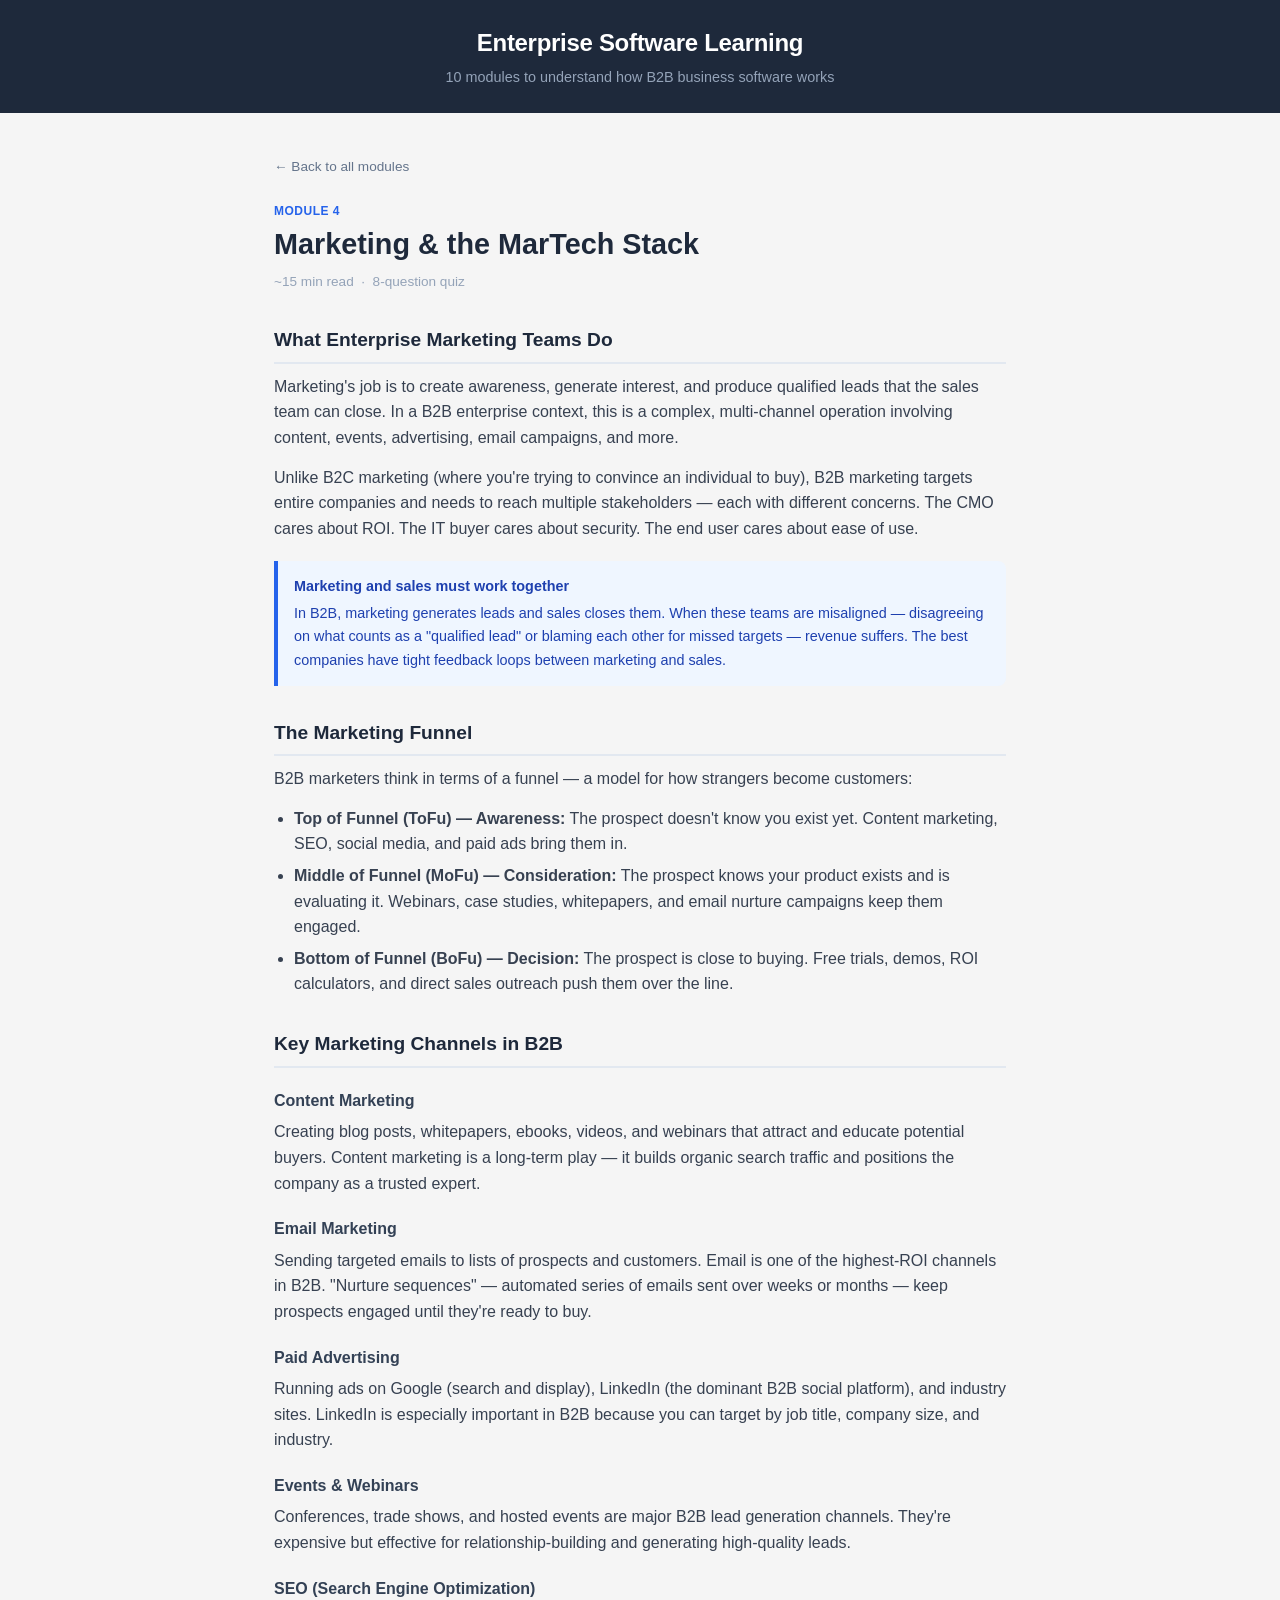
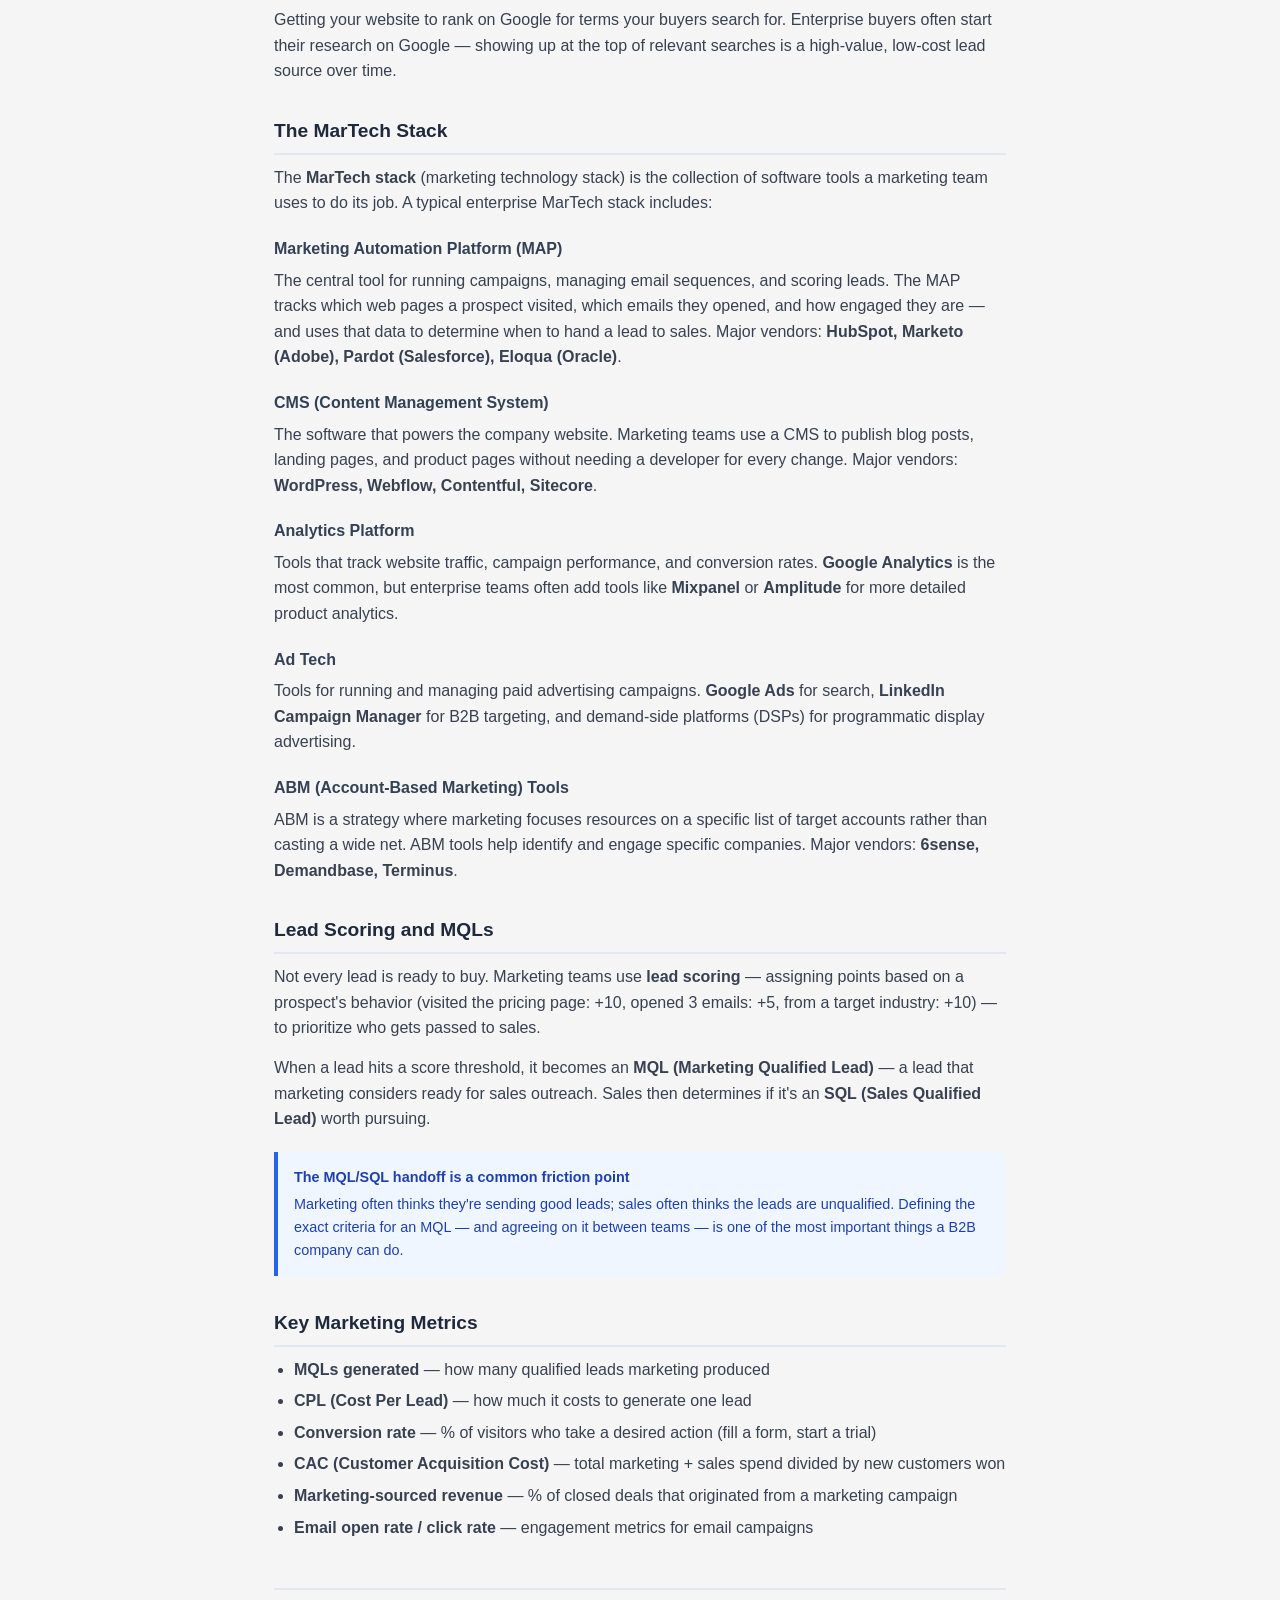
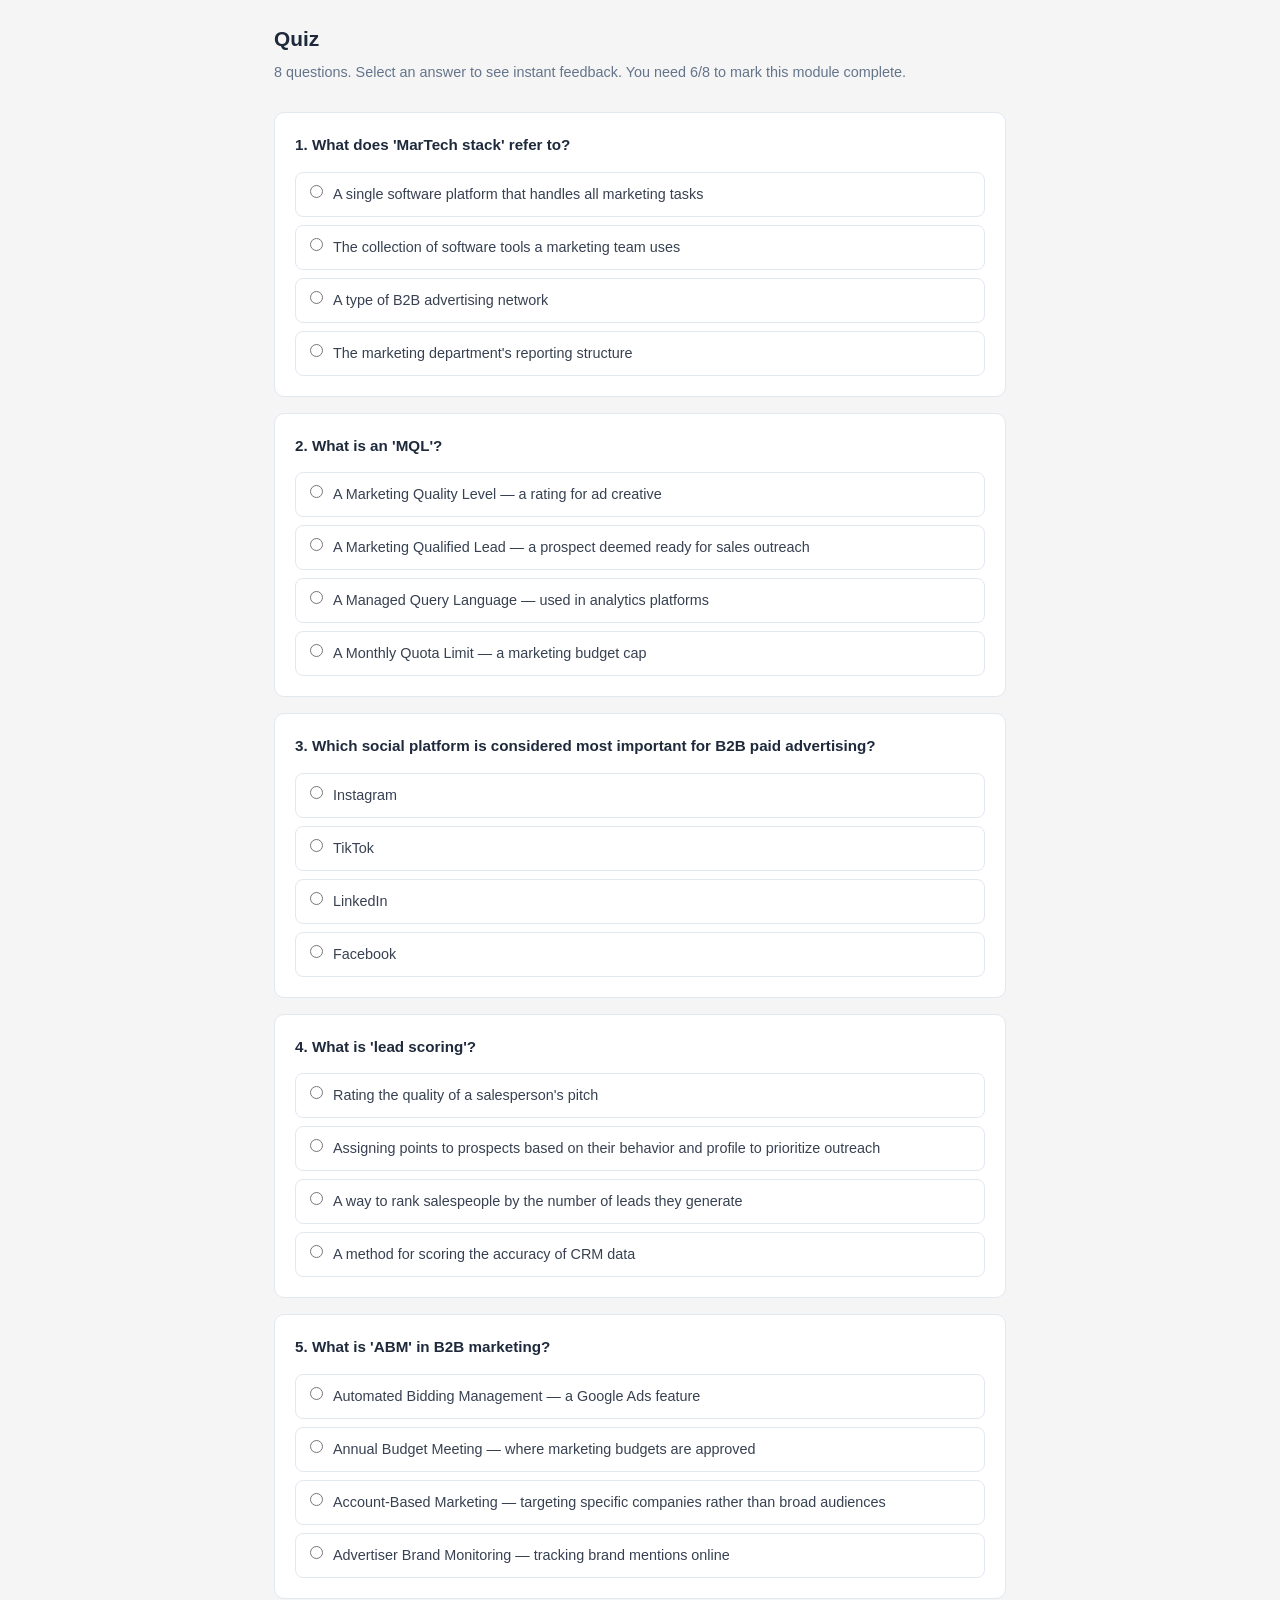
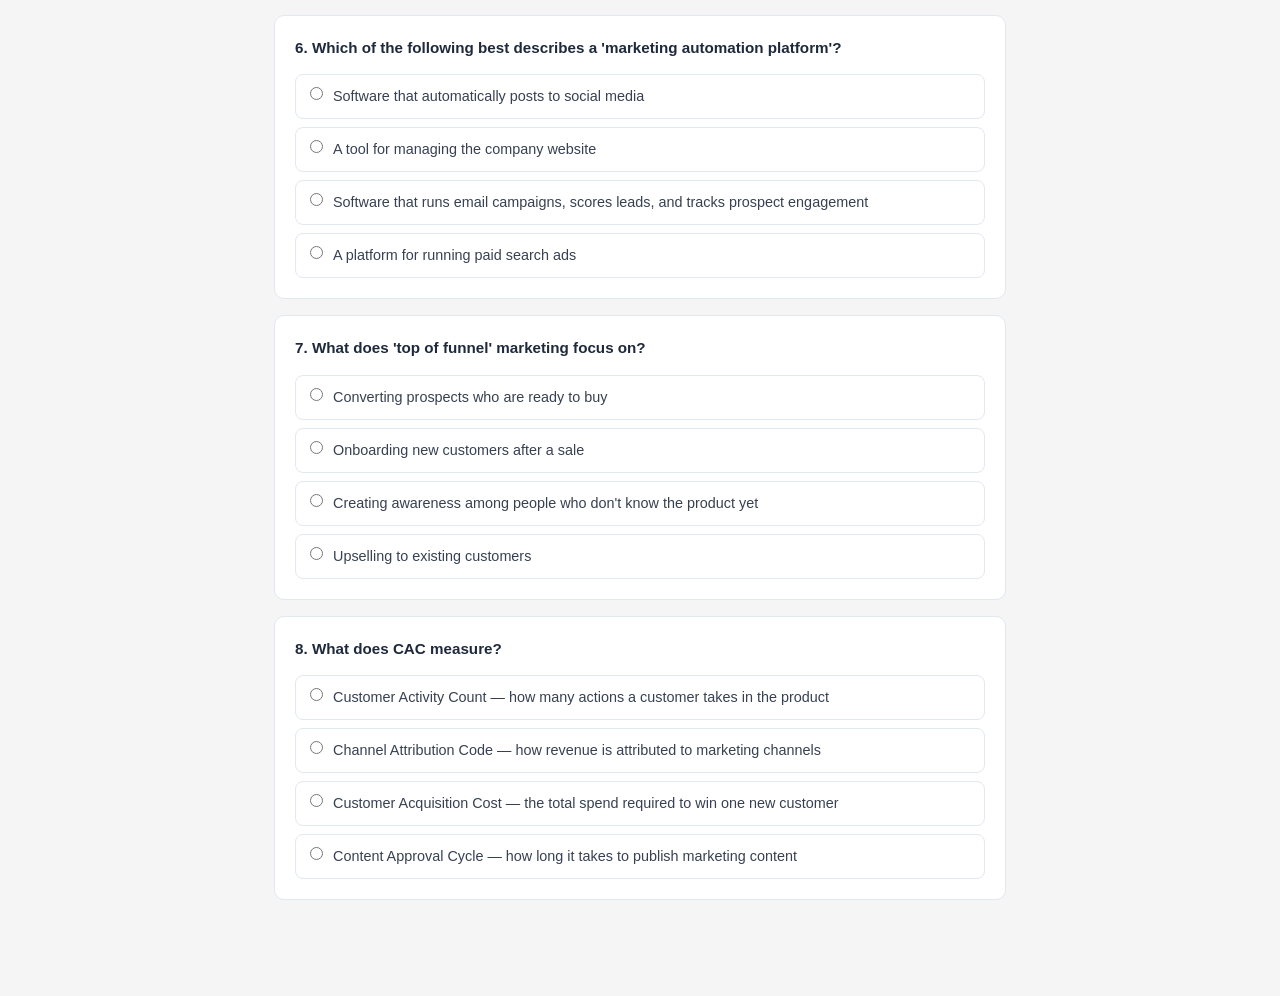
<file: module4.html>
<!DOCTYPE html>
<html lang="en">
<head>
  <meta charset="UTF-8" />
  <meta name="viewport" content="width=device-width, initial-scale=1.0" />
  <title>Module 4: Marketing & the MarTech Stack</title>
  <link rel="stylesheet" href="styles.css" />
</head>
<body>

<header class="site-header">
  <h1>Enterprise Software Learning</h1>
  <p>10 modules to understand how B2B business software works</p>
</header>

<main class="page">

  <a href="index.html" class="back-link">&#8592; Back to all modules</a>

  <div class="module-header">
    <div class="tag">Module 4</div>
    <h1>Marketing &amp; the MarTech Stack</h1>
    <p class="meta">~15 min read &nbsp;·&nbsp; 8-question quiz</p>
  </div>

  <div class="content">

    <h2>What Enterprise Marketing Teams Do</h2>
    <p>Marketing's job is to create awareness, generate interest, and produce qualified leads that the sales team can close. In a B2B enterprise context, this is a complex, multi-channel operation involving content, events, advertising, email campaigns, and more.</p>
    <p>Unlike B2C marketing (where you're trying to convince an individual to buy), B2B marketing targets entire companies and needs to reach multiple stakeholders — each with different concerns. The CMO cares about ROI. The IT buyer cares about security. The end user cares about ease of use.</p>

    <div class="callout">
      <strong>Marketing and sales must work together</strong>
      In B2B, marketing generates leads and sales closes them. When these teams are misaligned — disagreeing on what counts as a "qualified lead" or blaming each other for missed targets — revenue suffers. The best companies have tight feedback loops between marketing and sales.
    </div>

    <h2>The Marketing Funnel</h2>
    <p>B2B marketers think in terms of a funnel — a model for how strangers become customers:</p>
    <ul>
      <li><strong>Top of Funnel (ToFu) — Awareness:</strong> The prospect doesn't know you exist yet. Content marketing, SEO, social media, and paid ads bring them in.</li>
      <li><strong>Middle of Funnel (MoFu) — Consideration:</strong> The prospect knows your product exists and is evaluating it. Webinars, case studies, whitepapers, and email nurture campaigns keep them engaged.</li>
      <li><strong>Bottom of Funnel (BoFu) — Decision:</strong> The prospect is close to buying. Free trials, demos, ROI calculators, and direct sales outreach push them over the line.</li>
    </ul>

    <h2>Key Marketing Channels in B2B</h2>

    <h3>Content Marketing</h3>
    <p>Creating blog posts, whitepapers, ebooks, videos, and webinars that attract and educate potential buyers. Content marketing is a long-term play — it builds organic search traffic and positions the company as a trusted expert.</p>

    <h3>Email Marketing</h3>
    <p>Sending targeted emails to lists of prospects and customers. Email is one of the highest-ROI channels in B2B. "Nurture sequences" — automated series of emails sent over weeks or months — keep prospects engaged until they're ready to buy.</p>

    <h3>Paid Advertising</h3>
    <p>Running ads on Google (search and display), LinkedIn (the dominant B2B social platform), and industry sites. LinkedIn is especially important in B2B because you can target by job title, company size, and industry.</p>

    <h3>Events & Webinars</h3>
    <p>Conferences, trade shows, and hosted events are major B2B lead generation channels. They're expensive but effective for relationship-building and generating high-quality leads.</p>

    <h3>SEO (Search Engine Optimization)</h3>
    <p>Getting your website to rank on Google for terms your buyers search for. Enterprise buyers often start their research on Google — showing up at the top of relevant searches is a high-value, low-cost lead source over time.</p>

    <h2>The MarTech Stack</h2>
    <p>The <strong>MarTech stack</strong> (marketing technology stack) is the collection of software tools a marketing team uses to do its job. A typical enterprise MarTech stack includes:</p>

    <h3>Marketing Automation Platform (MAP)</h3>
    <p>The central tool for running campaigns, managing email sequences, and scoring leads. The MAP tracks which web pages a prospect visited, which emails they opened, and how engaged they are — and uses that data to determine when to hand a lead to sales. Major vendors: <strong>HubSpot, Marketo (Adobe), Pardot (Salesforce), Eloqua (Oracle)</strong>.</p>

    <h3>CMS (Content Management System)</h3>
    <p>The software that powers the company website. Marketing teams use a CMS to publish blog posts, landing pages, and product pages without needing a developer for every change. Major vendors: <strong>WordPress, Webflow, Contentful, Sitecore</strong>.</p>

    <h3>Analytics Platform</h3>
    <p>Tools that track website traffic, campaign performance, and conversion rates. <strong>Google Analytics</strong> is the most common, but enterprise teams often add tools like <strong>Mixpanel</strong> or <strong>Amplitude</strong> for more detailed product analytics.</p>

    <h3>Ad Tech</h3>
    <p>Tools for running and managing paid advertising campaigns. <strong>Google Ads</strong> for search, <strong>LinkedIn Campaign Manager</strong> for B2B targeting, and demand-side platforms (DSPs) for programmatic display advertising.</p>

    <h3>ABM (Account-Based Marketing) Tools</h3>
    <p>ABM is a strategy where marketing focuses resources on a specific list of target accounts rather than casting a wide net. ABM tools help identify and engage specific companies. Major vendors: <strong>6sense, Demandbase, Terminus</strong>.</p>

    <h2>Lead Scoring and MQLs</h2>
    <p>Not every lead is ready to buy. Marketing teams use <strong>lead scoring</strong> — assigning points based on a prospect's behavior (visited the pricing page: +10, opened 3 emails: +5, from a target industry: +10) — to prioritize who gets passed to sales.</p>
    <p>When a lead hits a score threshold, it becomes an <strong>MQL (Marketing Qualified Lead)</strong> — a lead that marketing considers ready for sales outreach. Sales then determines if it's an <strong>SQL (Sales Qualified Lead)</strong> worth pursuing.</p>

    <div class="callout">
      <strong>The MQL/SQL handoff is a common friction point</strong>
      Marketing often thinks they're sending good leads; sales often thinks the leads are unqualified. Defining the exact criteria for an MQL — and agreeing on it between teams — is one of the most important things a B2B company can do.
    </div>

    <h2>Key Marketing Metrics</h2>
    <ul>
      <li><strong>MQLs generated</strong> — how many qualified leads marketing produced</li>
      <li><strong>CPL (Cost Per Lead)</strong> — how much it costs to generate one lead</li>
      <li><strong>Conversion rate</strong> — % of visitors who take a desired action (fill a form, start a trial)</li>
      <li><strong>CAC (Customer Acquisition Cost)</strong> — total marketing + sales spend divided by new customers won</li>
      <li><strong>Marketing-sourced revenue</strong> — % of closed deals that originated from a marketing campaign</li>
      <li><strong>Email open rate / click rate</strong> — engagement metrics for email campaigns</li>
    </ul>

  </div>

  <div class="quiz-section">
    <h2>Quiz</h2>
    <p class="quiz-intro">8 questions. Select an answer to see instant feedback. You need 6/8 to mark this module complete.</p>
    <div id="quizContainer"></div>
    <div class="quiz-results" id="quizResults">
      <div class="score" id="scoreDisplay"></div>
      <div class="score-label">correct answers</div>
      <div class="result-msg" id="resultMsg"></div>
      <div class="btn-row">
        <button class="btn btn-outline" onclick="resetQuiz()">Retake Quiz</button>
        <button class="btn btn-success" id="completeBtn" onclick="markComplete()" style="display:none">
          Mark Module Complete &#10003;
        </button>
        <a href="index.html" class="btn btn-outline">Back to Home</a>
      </div>
    </div>
  </div>

</main>

<script>
  const questions = [
    {
      q: "What does 'MarTech stack' refer to?",
      options: [
        "A single software platform that handles all marketing tasks",
        "The collection of software tools a marketing team uses",
        "A type of B2B advertising network",
        "The marketing department's reporting structure"
      ],
      correct: 1,
      explanation: "The MarTech (marketing technology) stack is the full set of software tools a marketing team uses — including email platforms, analytics, CMS, ads management, and more."
    },
    {
      q: "What is an 'MQL'?",
      options: [
        "A Marketing Quality Level — a rating for ad creative",
        "A Marketing Qualified Lead — a prospect deemed ready for sales outreach",
        "A Managed Query Language — used in analytics platforms",
        "A Monthly Quota Limit — a marketing budget cap"
      ],
      correct: 1,
      explanation: "MQL stands for Marketing Qualified Lead. It's a lead that has met certain engagement criteria (based on lead scoring) and is considered ready to be passed to the sales team."
    },
    {
      q: "Which social platform is considered most important for B2B paid advertising?",
      options: [
        "Instagram",
        "TikTok",
        "LinkedIn",
        "Facebook"
      ],
      correct: 2,
      explanation: "LinkedIn is the dominant platform for B2B advertising because it lets you target by job title, company size, industry, and seniority — reaching exactly the business buyers you want."
    },
    {
      q: "What is 'lead scoring'?",
      options: [
        "Rating the quality of a salesperson's pitch",
        "Assigning points to prospects based on their behavior and profile to prioritize outreach",
        "A way to rank salespeople by the number of leads they generate",
        "A method for scoring the accuracy of CRM data"
      ],
      correct: 1,
      explanation: "Lead scoring assigns numerical values to prospect behaviors (e.g., visiting the pricing page, opening emails) and attributes (e.g., company size, job title) to identify which leads are most sales-ready."
    },
    {
      q: "What is 'ABM' in B2B marketing?",
      options: [
        "Automated Bidding Management — a Google Ads feature",
        "Annual Budget Meeting — where marketing budgets are approved",
        "Account-Based Marketing — targeting specific companies rather than broad audiences",
        "Advertiser Brand Monitoring — tracking brand mentions online"
      ],
      correct: 2,
      explanation: "ABM (Account-Based Marketing) is a strategy where marketing focuses on a specific list of high-value target accounts and personalizes outreach to those companies rather than running broad campaigns."
    },
    {
      q: "Which of the following best describes a 'marketing automation platform'?",
      options: [
        "Software that automatically posts to social media",
        "A tool for managing the company website",
        "Software that runs email campaigns, scores leads, and tracks prospect engagement",
        "A platform for running paid search ads"
      ],
      correct: 2,
      explanation: "Marketing automation platforms (like HubSpot, Marketo, and Pardot) manage email campaigns, automate nurture sequences, score leads based on behavior, and track prospect engagement across channels."
    },
    {
      q: "What does 'top of funnel' marketing focus on?",
      options: [
        "Converting prospects who are ready to buy",
        "Onboarding new customers after a sale",
        "Creating awareness among people who don't know the product yet",
        "Upselling to existing customers"
      ],
      correct: 2,
      explanation: "Top of funnel (ToFu) is the awareness stage — reaching people who don't know your product exists yet. Channels include SEO, social media, content marketing, and paid ads."
    },
    {
      q: "What does CAC measure?",
      options: [
        "Customer Activity Count — how many actions a customer takes in the product",
        "Channel Attribution Code — how revenue is attributed to marketing channels",
        "Customer Acquisition Cost — the total spend required to win one new customer",
        "Content Approval Cycle — how long it takes to publish marketing content"
      ],
      correct: 2,
      explanation: "CAC (Customer Acquisition Cost) is the total marketing and sales spend divided by the number of new customers acquired. It tells you how much it costs, on average, to win one customer."
    }
  ];

  let answered = new Array(questions.length).fill(false);
  let correct = new Array(questions.length).fill(false);

  function buildQuiz() {
    const container = document.getElementById("quizContainer");
    container.innerHTML = "";
    answered = new Array(questions.length).fill(false);
    correct = new Array(questions.length).fill(false);

    questions.forEach((q, qi) => {
      const block = document.createElement("div");
      block.className = "question-block";
      const opts = q.options.map((opt, oi) => `
        <label class="option" id="q${qi}_o${oi}">
          <input type="radio" name="q${qi}" value="${oi}" onchange="handleAnswer(${qi}, ${oi})" />
          ${opt}
        </label>
      `).join("");
      block.innerHTML = `
        <div class="question-text">${qi + 1}. ${q.q}</div>
        <div class="options">${opts}</div>
        <div class="explanation" id="exp${qi}">${q.explanation}</div>
      `;
      container.appendChild(block);
    });
    document.getElementById("quizResults").classList.remove("show");
  }

  function handleAnswer(qi, chosen) {
    if (answered[qi]) return;
    answered[qi] = true;
    const q = questions[qi];
    const isCorrect = chosen === q.correct;
    correct[qi] = isCorrect;
    q.options.forEach((_, oi) => {
      const el = document.getElementById(`q${qi}_o${oi}`);
      el.classList.add("disabled");
      if (oi === q.correct) el.classList.add("correct");
      else if (oi === chosen && !isCorrect) el.classList.add("wrong");
    });
    document.getElementById("exp" + qi).classList.add("show");
    if (answered.every(Boolean)) showResults();
  }

  function showResults() {
    const total = correct.filter(Boolean).length;
    const passed = total >= 6;
    document.getElementById("scoreDisplay").textContent = `${total} / ${questions.length}`;
    const msg = document.getElementById("resultMsg");
    msg.textContent = passed ? "Great work — module passed!" : "Keep studying and give it another try.";
    msg.className = "result-msg " + (passed ? "pass" : "fail");
    document.getElementById("quizResults").classList.add("show");
    if (passed) document.getElementById("completeBtn").style.display = "inline-block";
  }

  function resetQuiz() { buildQuiz(); }

  function markComplete() {
    const completed = JSON.parse(localStorage.getItem("completedModules") || "[]");
    if (!completed.includes(4)) {
      completed.push(4);
      localStorage.setItem("completedModules", JSON.stringify(completed));
    }
    window.location.href = "index.html";
  }

  buildQuiz();
</script>

</body>
</html>
</file>
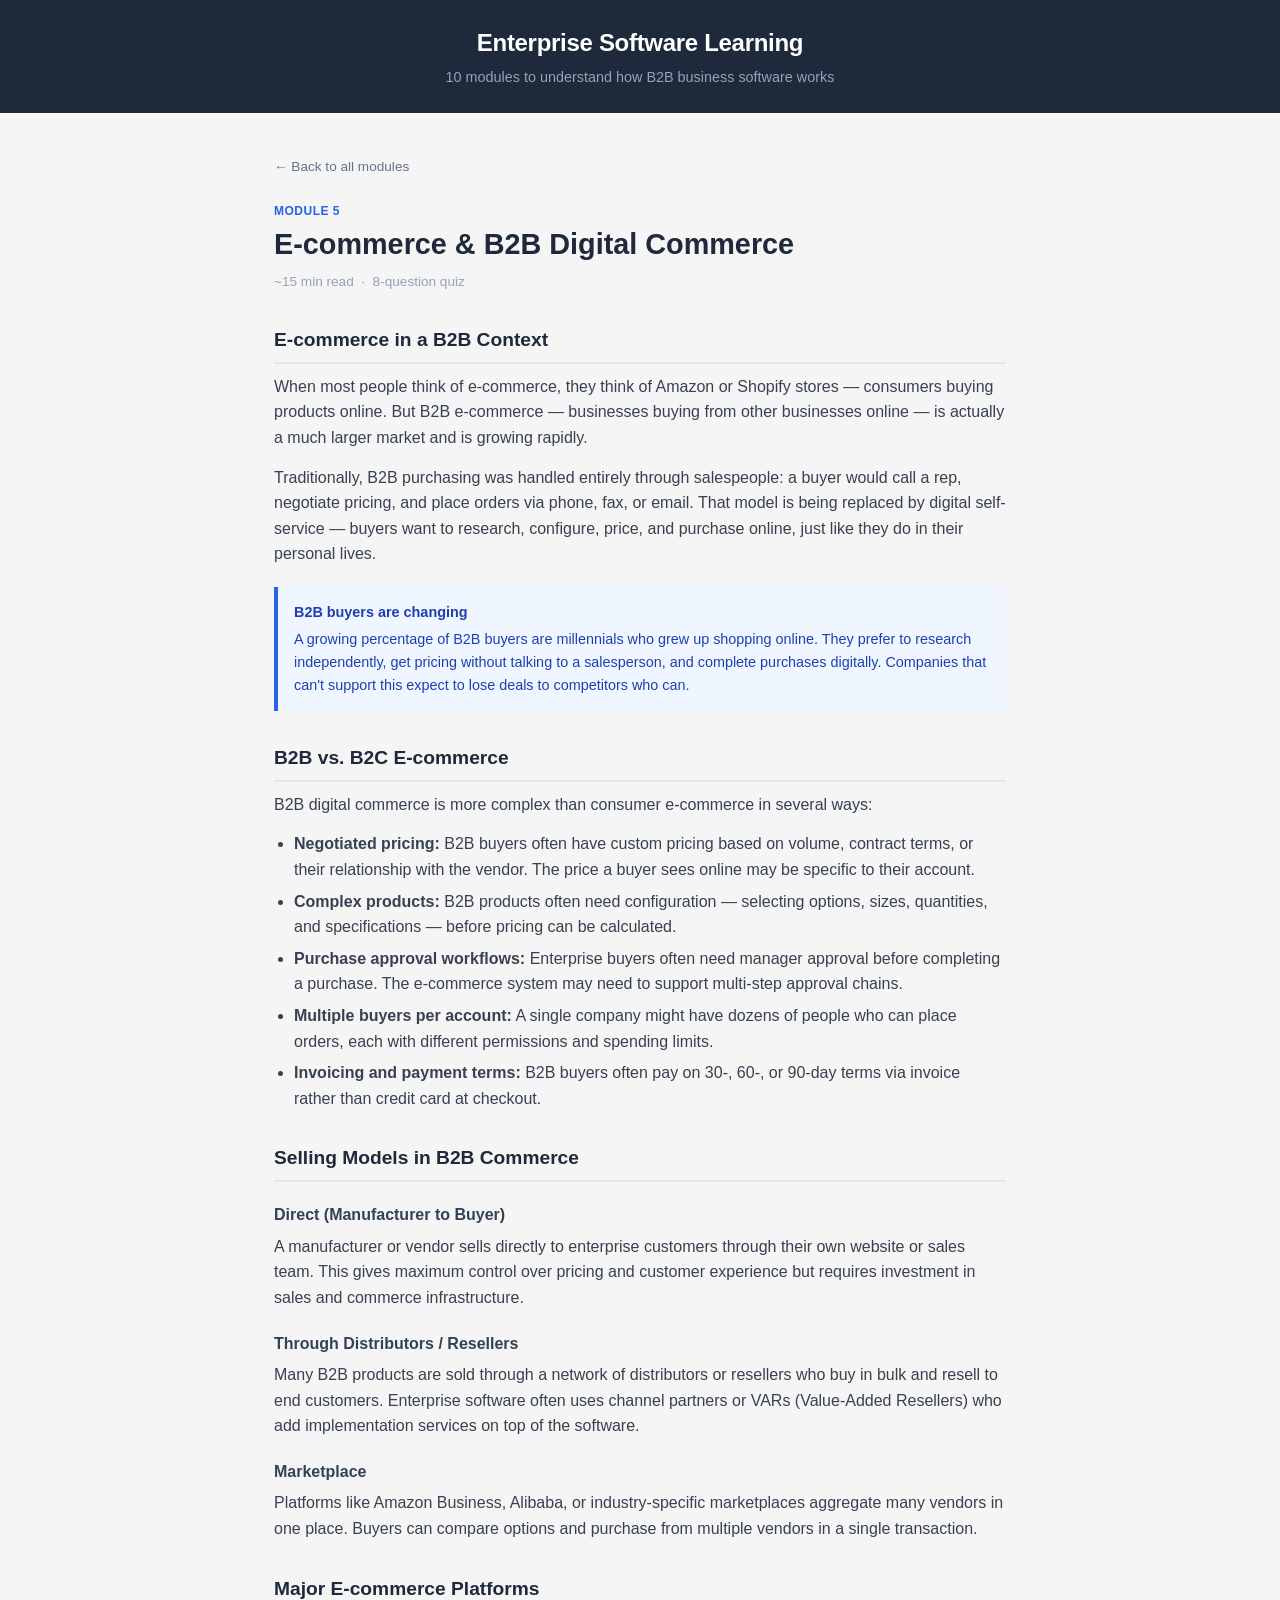
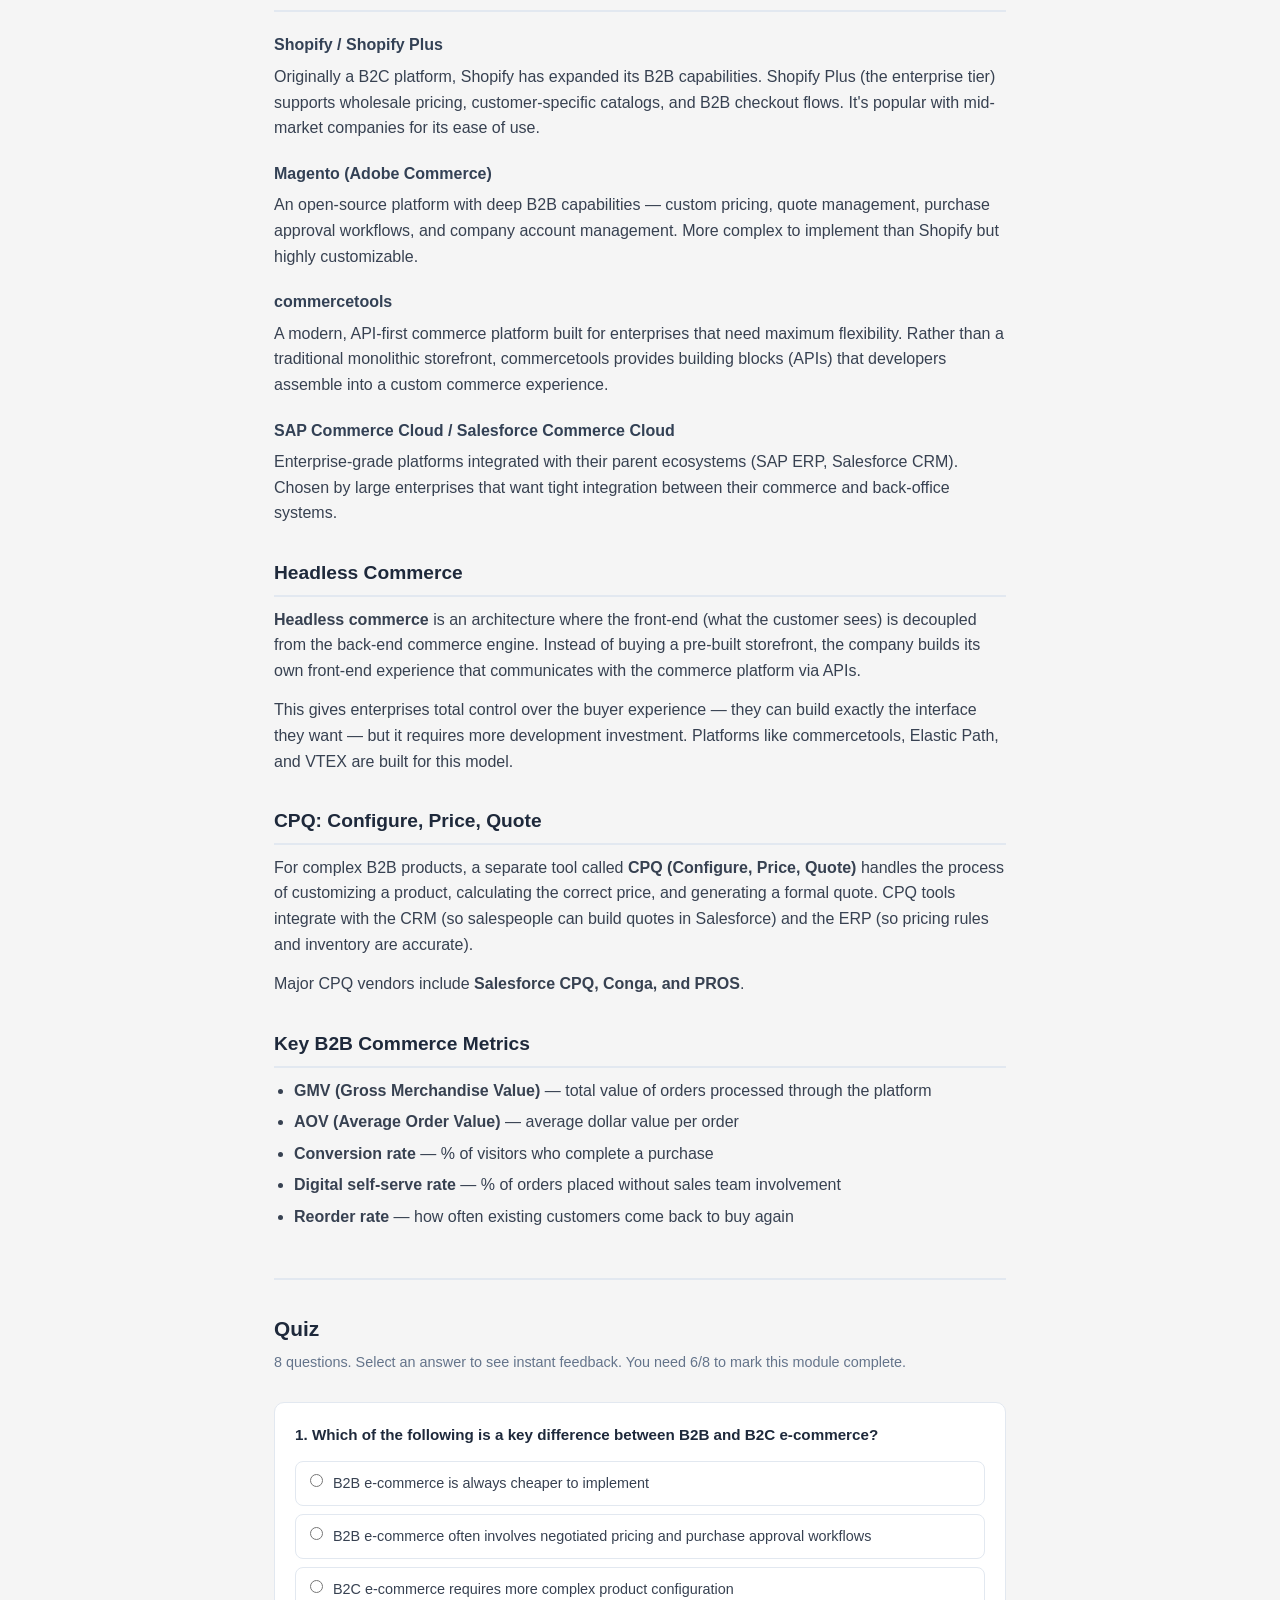
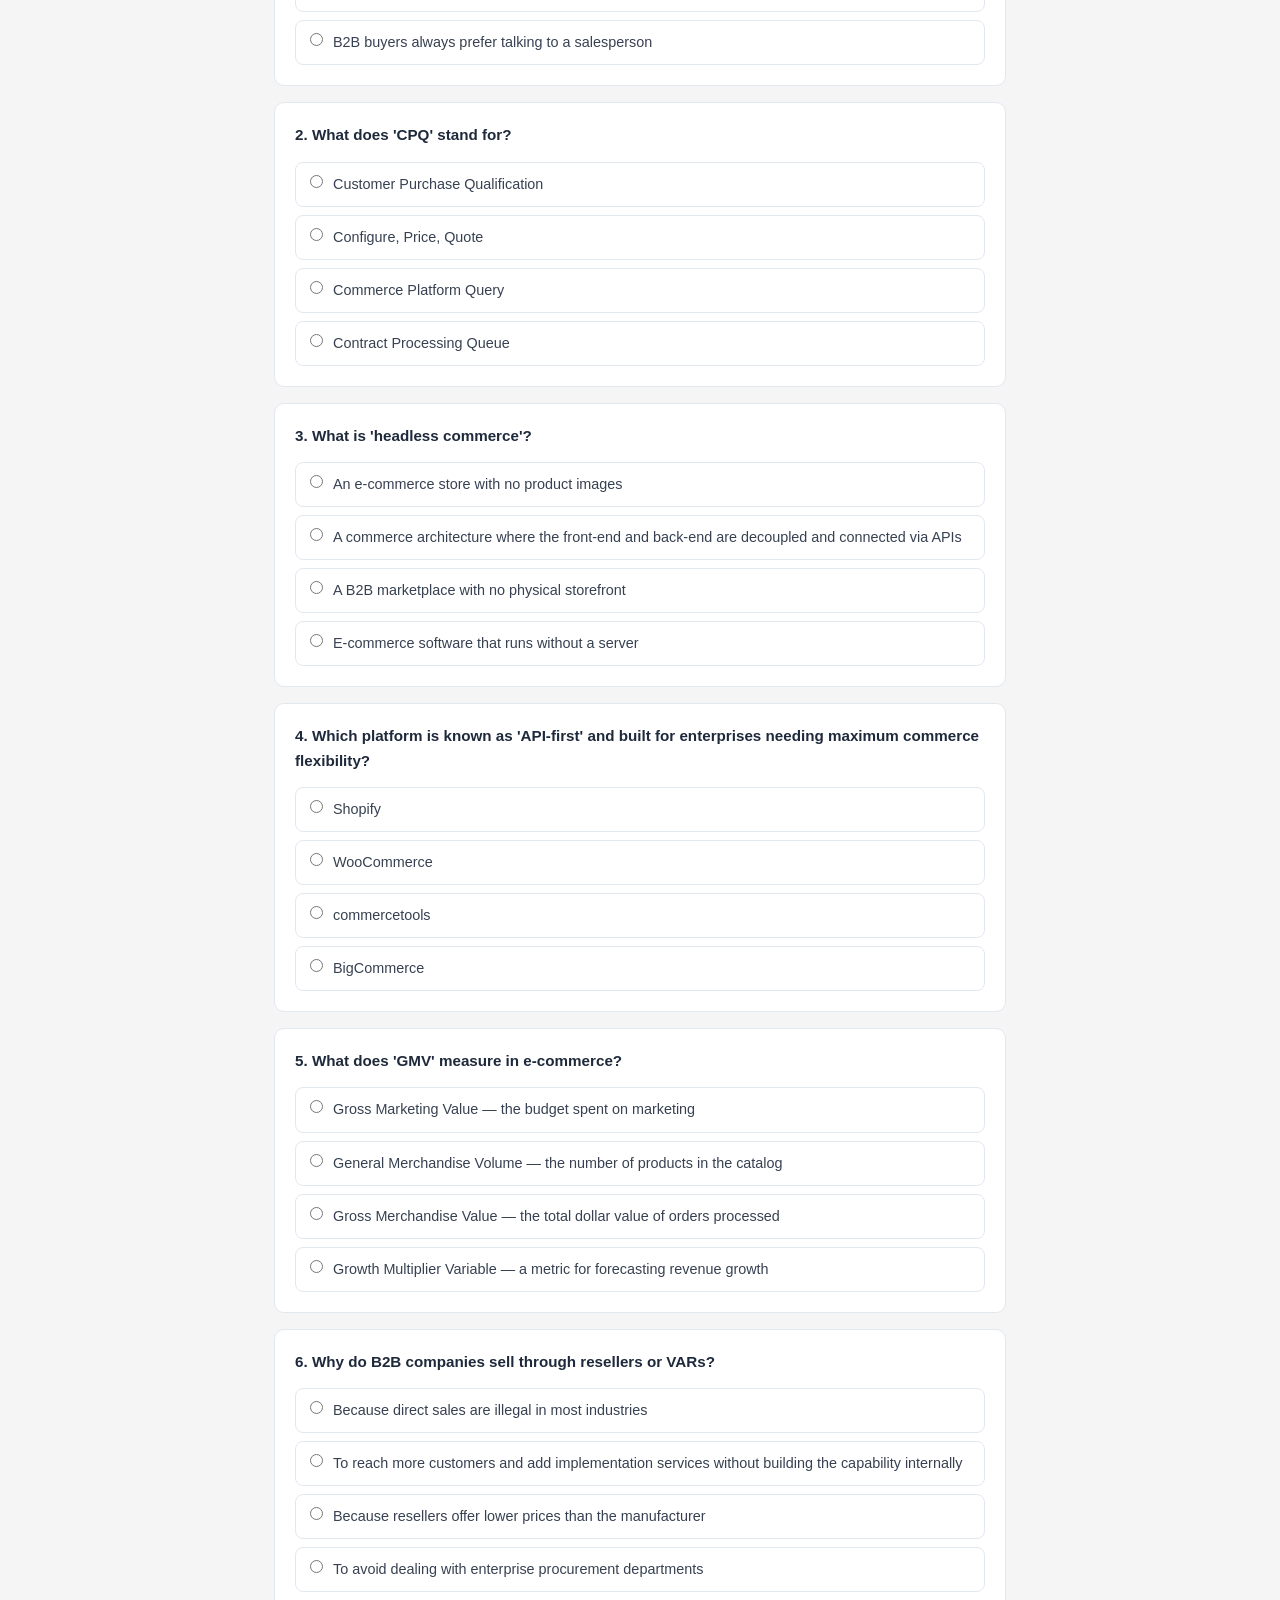
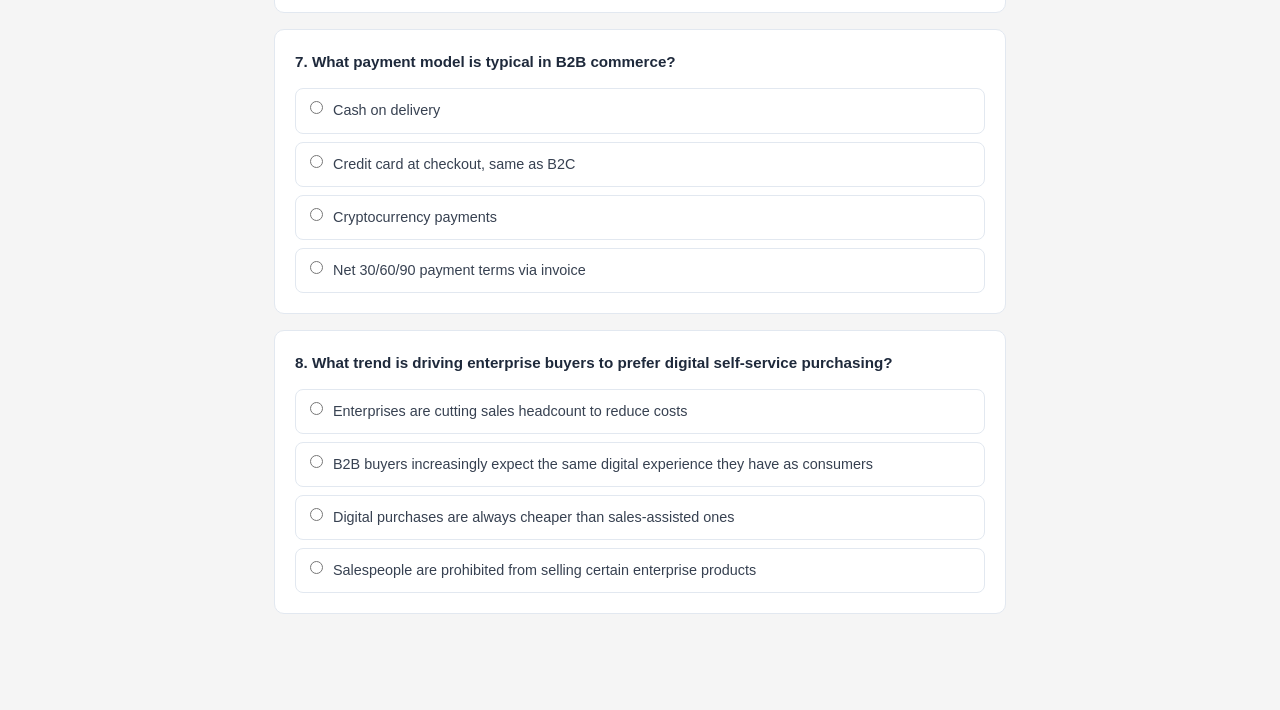
<file: module5.html>
<!DOCTYPE html>
<html lang="en">
<head>
  <meta charset="UTF-8" />
  <meta name="viewport" content="width=device-width, initial-scale=1.0" />
  <title>Module 5: E-commerce & B2B Digital Commerce</title>
  <link rel="stylesheet" href="styles.css" />
</head>
<body>

<header class="site-header">
  <h1>Enterprise Software Learning</h1>
  <p>10 modules to understand how B2B business software works</p>
</header>

<main class="page">

  <a href="index.html" class="back-link">&#8592; Back to all modules</a>

  <div class="module-header">
    <div class="tag">Module 5</div>
    <h1>E-commerce &amp; B2B Digital Commerce</h1>
    <p class="meta">~15 min read &nbsp;·&nbsp; 8-question quiz</p>
  </div>

  <div class="content">

    <h2>E-commerce in a B2B Context</h2>
    <p>When most people think of e-commerce, they think of Amazon or Shopify stores — consumers buying products online. But B2B e-commerce — businesses buying from other businesses online — is actually a much larger market and is growing rapidly.</p>
    <p>Traditionally, B2B purchasing was handled entirely through salespeople: a buyer would call a rep, negotiate pricing, and place orders via phone, fax, or email. That model is being replaced by digital self-service — buyers want to research, configure, price, and purchase online, just like they do in their personal lives.</p>

    <div class="callout">
      <strong>B2B buyers are changing</strong>
      A growing percentage of B2B buyers are millennials who grew up shopping online. They prefer to research independently, get pricing without talking to a salesperson, and complete purchases digitally. Companies that can't support this expect to lose deals to competitors who can.
    </div>

    <h2>B2B vs. B2C E-commerce</h2>
    <p>B2B digital commerce is more complex than consumer e-commerce in several ways:</p>
    <ul>
      <li><strong>Negotiated pricing:</strong> B2B buyers often have custom pricing based on volume, contract terms, or their relationship with the vendor. The price a buyer sees online may be specific to their account.</li>
      <li><strong>Complex products:</strong> B2B products often need configuration — selecting options, sizes, quantities, and specifications — before pricing can be calculated.</li>
      <li><strong>Purchase approval workflows:</strong> Enterprise buyers often need manager approval before completing a purchase. The e-commerce system may need to support multi-step approval chains.</li>
      <li><strong>Multiple buyers per account:</strong> A single company might have dozens of people who can place orders, each with different permissions and spending limits.</li>
      <li><strong>Invoicing and payment terms:</strong> B2B buyers often pay on 30-, 60-, or 90-day terms via invoice rather than credit card at checkout.</li>
    </ul>

    <h2>Selling Models in B2B Commerce</h2>

    <h3>Direct (Manufacturer to Buyer)</h3>
    <p>A manufacturer or vendor sells directly to enterprise customers through their own website or sales team. This gives maximum control over pricing and customer experience but requires investment in sales and commerce infrastructure.</p>

    <h3>Through Distributors / Resellers</h3>
    <p>Many B2B products are sold through a network of distributors or resellers who buy in bulk and resell to end customers. Enterprise software often uses channel partners or VARs (Value-Added Resellers) who add implementation services on top of the software.</p>

    <h3>Marketplace</h3>
    <p>Platforms like Amazon Business, Alibaba, or industry-specific marketplaces aggregate many vendors in one place. Buyers can compare options and purchase from multiple vendors in a single transaction.</p>

    <h2>Major E-commerce Platforms</h2>

    <h3>Shopify / Shopify Plus</h3>
    <p>Originally a B2C platform, Shopify has expanded its B2B capabilities. Shopify Plus (the enterprise tier) supports wholesale pricing, customer-specific catalogs, and B2B checkout flows. It's popular with mid-market companies for its ease of use.</p>

    <h3>Magento (Adobe Commerce)</h3>
    <p>An open-source platform with deep B2B capabilities — custom pricing, quote management, purchase approval workflows, and company account management. More complex to implement than Shopify but highly customizable.</p>

    <h3>commercetools</h3>
    <p>A modern, API-first commerce platform built for enterprises that need maximum flexibility. Rather than a traditional monolithic storefront, commercetools provides building blocks (APIs) that developers assemble into a custom commerce experience.</p>

    <h3>SAP Commerce Cloud / Salesforce Commerce Cloud</h3>
    <p>Enterprise-grade platforms integrated with their parent ecosystems (SAP ERP, Salesforce CRM). Chosen by large enterprises that want tight integration between their commerce and back-office systems.</p>

    <h2>Headless Commerce</h2>
    <p><strong>Headless commerce</strong> is an architecture where the front-end (what the customer sees) is decoupled from the back-end commerce engine. Instead of buying a pre-built storefront, the company builds its own front-end experience that communicates with the commerce platform via APIs.</p>
    <p>This gives enterprises total control over the buyer experience — they can build exactly the interface they want — but it requires more development investment. Platforms like commercetools, Elastic Path, and VTEX are built for this model.</p>

    <h2>CPQ: Configure, Price, Quote</h2>
    <p>For complex B2B products, a separate tool called <strong>CPQ (Configure, Price, Quote)</strong> handles the process of customizing a product, calculating the correct price, and generating a formal quote. CPQ tools integrate with the CRM (so salespeople can build quotes in Salesforce) and the ERP (so pricing rules and inventory are accurate).</p>
    <p>Major CPQ vendors include <strong>Salesforce CPQ, Conga, and PROS</strong>.</p>

    <h2>Key B2B Commerce Metrics</h2>
    <ul>
      <li><strong>GMV (Gross Merchandise Value)</strong> — total value of orders processed through the platform</li>
      <li><strong>AOV (Average Order Value)</strong> — average dollar value per order</li>
      <li><strong>Conversion rate</strong> — % of visitors who complete a purchase</li>
      <li><strong>Digital self-serve rate</strong> — % of orders placed without sales team involvement</li>
      <li><strong>Reorder rate</strong> — how often existing customers come back to buy again</li>
    </ul>

  </div>

  <div class="quiz-section">
    <h2>Quiz</h2>
    <p class="quiz-intro">8 questions. Select an answer to see instant feedback. You need 6/8 to mark this module complete.</p>
    <div id="quizContainer"></div>
    <div class="quiz-results" id="quizResults">
      <div class="score" id="scoreDisplay"></div>
      <div class="score-label">correct answers</div>
      <div class="result-msg" id="resultMsg"></div>
      <div class="btn-row">
        <button class="btn btn-outline" onclick="resetQuiz()">Retake Quiz</button>
        <button class="btn btn-success" id="completeBtn" onclick="markComplete()" style="display:none">
          Mark Module Complete &#10003;
        </button>
        <a href="index.html" class="btn btn-outline">Back to Home</a>
      </div>
    </div>
  </div>

</main>

<script>
  const questions = [
    {
      q: "Which of the following is a key difference between B2B and B2C e-commerce?",
      options: [
        "B2B e-commerce is always cheaper to implement",
        "B2B e-commerce often involves negotiated pricing and purchase approval workflows",
        "B2C e-commerce requires more complex product configuration",
        "B2B buyers always prefer talking to a salesperson"
      ],
      correct: 1,
      explanation: "B2B e-commerce is more complex than B2C because it involves custom pricing per account, multi-step purchase approvals, invoice-based payment, and multiple buyers per company."
    },
    {
      q: "What does 'CPQ' stand for?",
      options: [
        "Customer Purchase Qualification",
        "Configure, Price, Quote",
        "Commerce Platform Query",
        "Contract Processing Queue"
      ],
      correct: 1,
      explanation: "CPQ stands for Configure, Price, Quote. It's software that helps salespeople build accurate quotes for complex, configurable products by automating pricing rules and generating formal quote documents."
    },
    {
      q: "What is 'headless commerce'?",
      options: [
        "An e-commerce store with no product images",
        "A commerce architecture where the front-end and back-end are decoupled and connected via APIs",
        "A B2B marketplace with no physical storefront",
        "E-commerce software that runs without a server"
      ],
      correct: 1,
      explanation: "Headless commerce separates the customer-facing front-end from the back-end commerce engine. The front-end is custom-built and communicates with the commerce platform via APIs, giving enterprises maximum design and experience flexibility."
    },
    {
      q: "Which platform is known as 'API-first' and built for enterprises needing maximum commerce flexibility?",
      options: [
        "Shopify",
        "WooCommerce",
        "commercetools",
        "BigCommerce"
      ],
      correct: 2,
      explanation: "commercetools is a modern, API-first commerce platform. Rather than a pre-built storefront, it provides commerce capabilities as APIs that development teams assemble into custom experiences."
    },
    {
      q: "What does 'GMV' measure in e-commerce?",
      options: [
        "Gross Marketing Value — the budget spent on marketing",
        "General Merchandise Volume — the number of products in the catalog",
        "Gross Merchandise Value — the total dollar value of orders processed",
        "Growth Multiplier Variable — a metric for forecasting revenue growth"
      ],
      correct: 2,
      explanation: "GMV (Gross Merchandise Value) is the total value of orders processed through a platform. It's a top-level measure of commerce volume, though it doesn't account for returns or fees."
    },
    {
      q: "Why do B2B companies sell through resellers or VARs?",
      options: [
        "Because direct sales are illegal in most industries",
        "To reach more customers and add implementation services without building the capability internally",
        "Because resellers offer lower prices than the manufacturer",
        "To avoid dealing with enterprise procurement departments"
      ],
      correct: 1,
      explanation: "VARs (Value-Added Resellers) help vendors reach more customers and add services (implementation, training, support) that the vendor may not want to provide directly. It's a common go-to-market strategy in enterprise software."
    },
    {
      q: "What payment model is typical in B2B commerce?",
      options: [
        "Cash on delivery",
        "Credit card at checkout, same as B2C",
        "Cryptocurrency payments",
        "Net 30/60/90 payment terms via invoice"
      ],
      correct: 3,
      explanation: "B2B buyers typically pay on credit terms — Net 30, 60, or 90 days — meaning they receive an invoice and pay within a set period. This is fundamentally different from consumer e-commerce where payment is immediate."
    },
    {
      q: "What trend is driving enterprise buyers to prefer digital self-service purchasing?",
      options: [
        "Enterprises are cutting sales headcount to reduce costs",
        "B2B buyers increasingly expect the same digital experience they have as consumers",
        "Digital purchases are always cheaper than sales-assisted ones",
        "Salespeople are prohibited from selling certain enterprise products"
      ],
      correct: 1,
      explanation: "A growing share of B2B buyers — many of whom are millennials accustomed to consumer e-commerce — prefer to research, configure, and buy without involving a salesperson. This is driving enterprises to invest in self-serve digital commerce."
    }
  ];

  let answered = new Array(questions.length).fill(false);
  let correct = new Array(questions.length).fill(false);

  function buildQuiz() {
    const container = document.getElementById("quizContainer");
    container.innerHTML = "";
    answered = new Array(questions.length).fill(false);
    correct = new Array(questions.length).fill(false);
    questions.forEach((q, qi) => {
      const block = document.createElement("div");
      block.className = "question-block";
      const opts = q.options.map((opt, oi) => `
        <label class="option" id="q${qi}_o${oi}">
          <input type="radio" name="q${qi}" value="${oi}" onchange="handleAnswer(${qi}, ${oi})" />
          ${opt}
        </label>
      `).join("");
      block.innerHTML = `<div class="question-text">${qi + 1}. ${q.q}</div><div class="options">${opts}</div><div class="explanation" id="exp${qi}">${q.explanation}</div>`;
      container.appendChild(block);
    });
    document.getElementById("quizResults").classList.remove("show");
  }

  function handleAnswer(qi, chosen) {
    if (answered[qi]) return;
    answered[qi] = true;
    const q = questions[qi];
    const isCorrect = chosen === q.correct;
    correct[qi] = isCorrect;
    q.options.forEach((_, oi) => {
      const el = document.getElementById(`q${qi}_o${oi}`);
      el.classList.add("disabled");
      if (oi === q.correct) el.classList.add("correct");
      else if (oi === chosen && !isCorrect) el.classList.add("wrong");
    });
    document.getElementById("exp" + qi).classList.add("show");
    if (answered.every(Boolean)) showResults();
  }

  function showResults() {
    const total = correct.filter(Boolean).length;
    const passed = total >= 6;
    document.getElementById("scoreDisplay").textContent = `${total} / ${questions.length}`;
    const msg = document.getElementById("resultMsg");
    msg.textContent = passed ? "Great work — module passed!" : "Keep studying and give it another try.";
    msg.className = "result-msg " + (passed ? "pass" : "fail");
    document.getElementById("quizResults").classList.add("show");
    if (passed) document.getElementById("completeBtn").style.display = "inline-block";
  }

  function resetQuiz() { buildQuiz(); }

  function markComplete() {
    const completed = JSON.parse(localStorage.getItem("completedModules") || "[]");
    if (!completed.includes(5)) { completed.push(5); localStorage.setItem("completedModules", JSON.stringify(completed)); }
    window.location.href = "index.html";
  }

  buildQuiz();
</script>

</body>
</html>
</file>
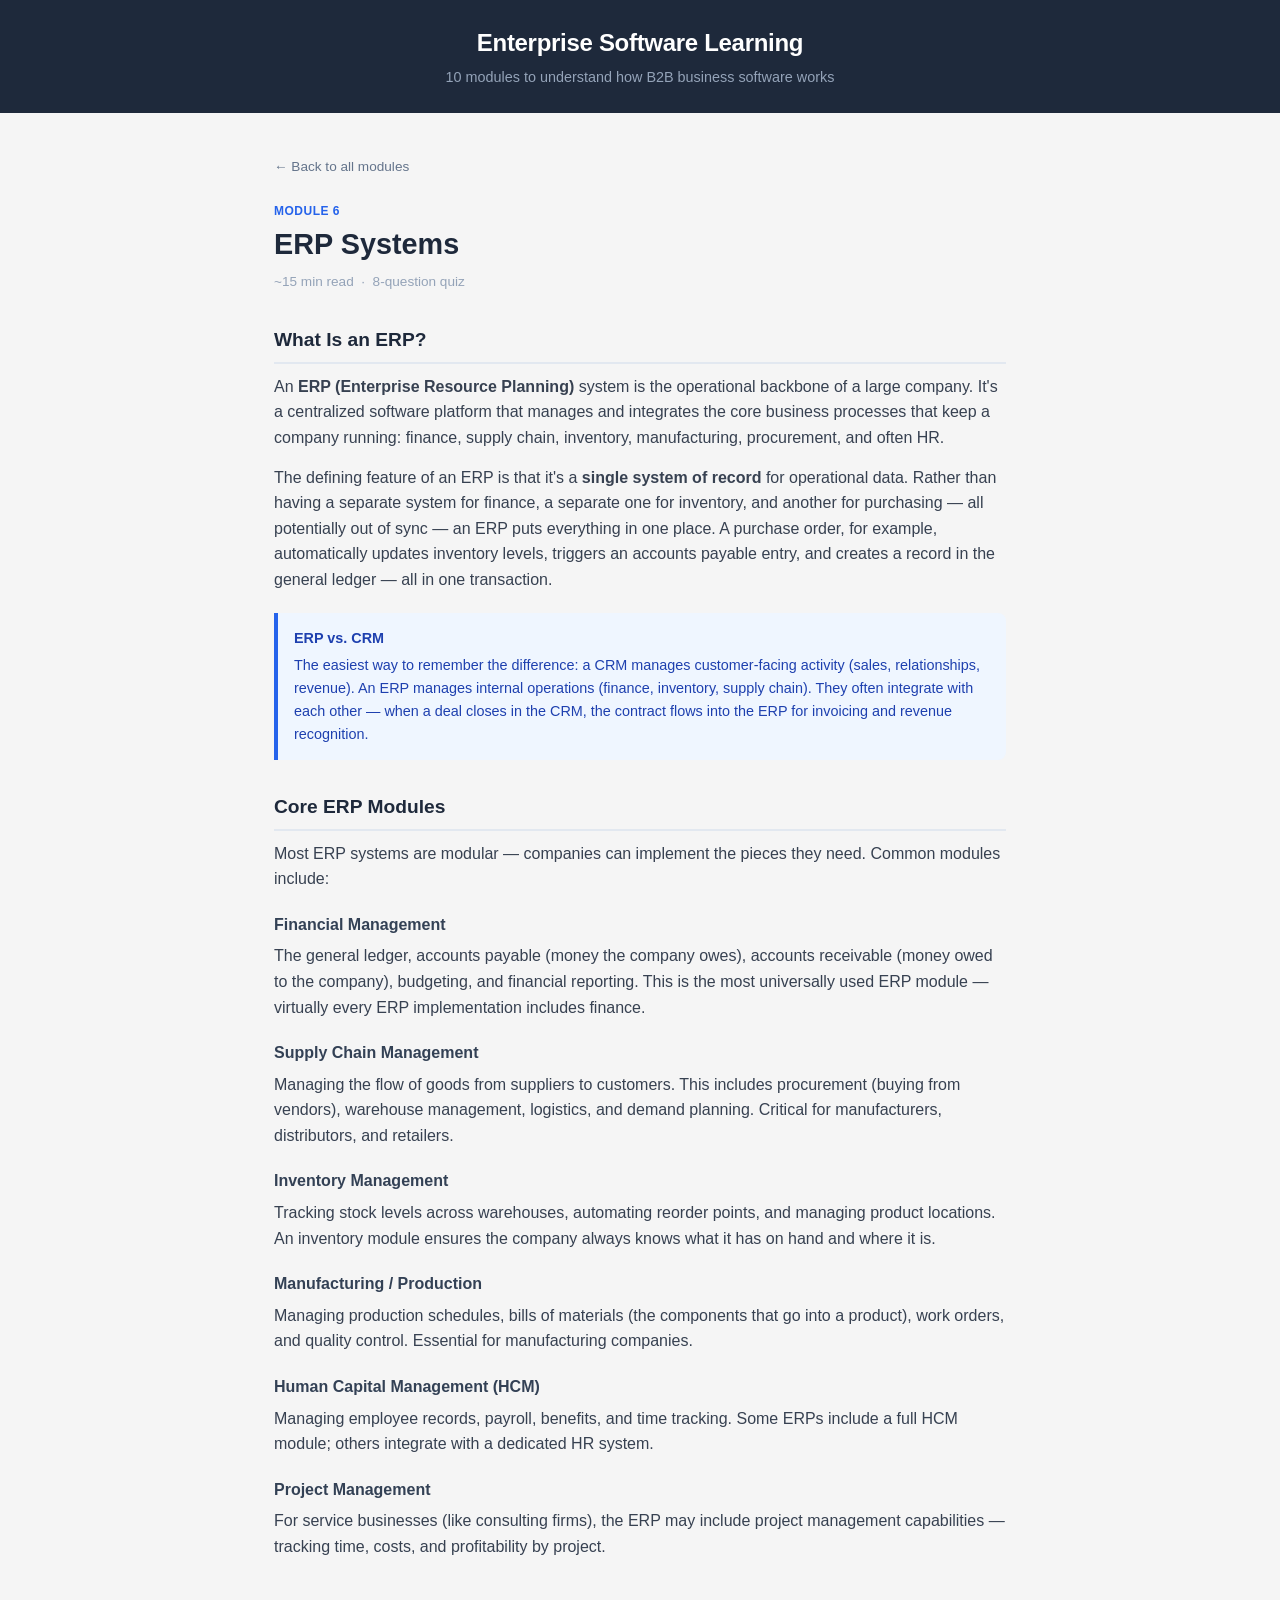
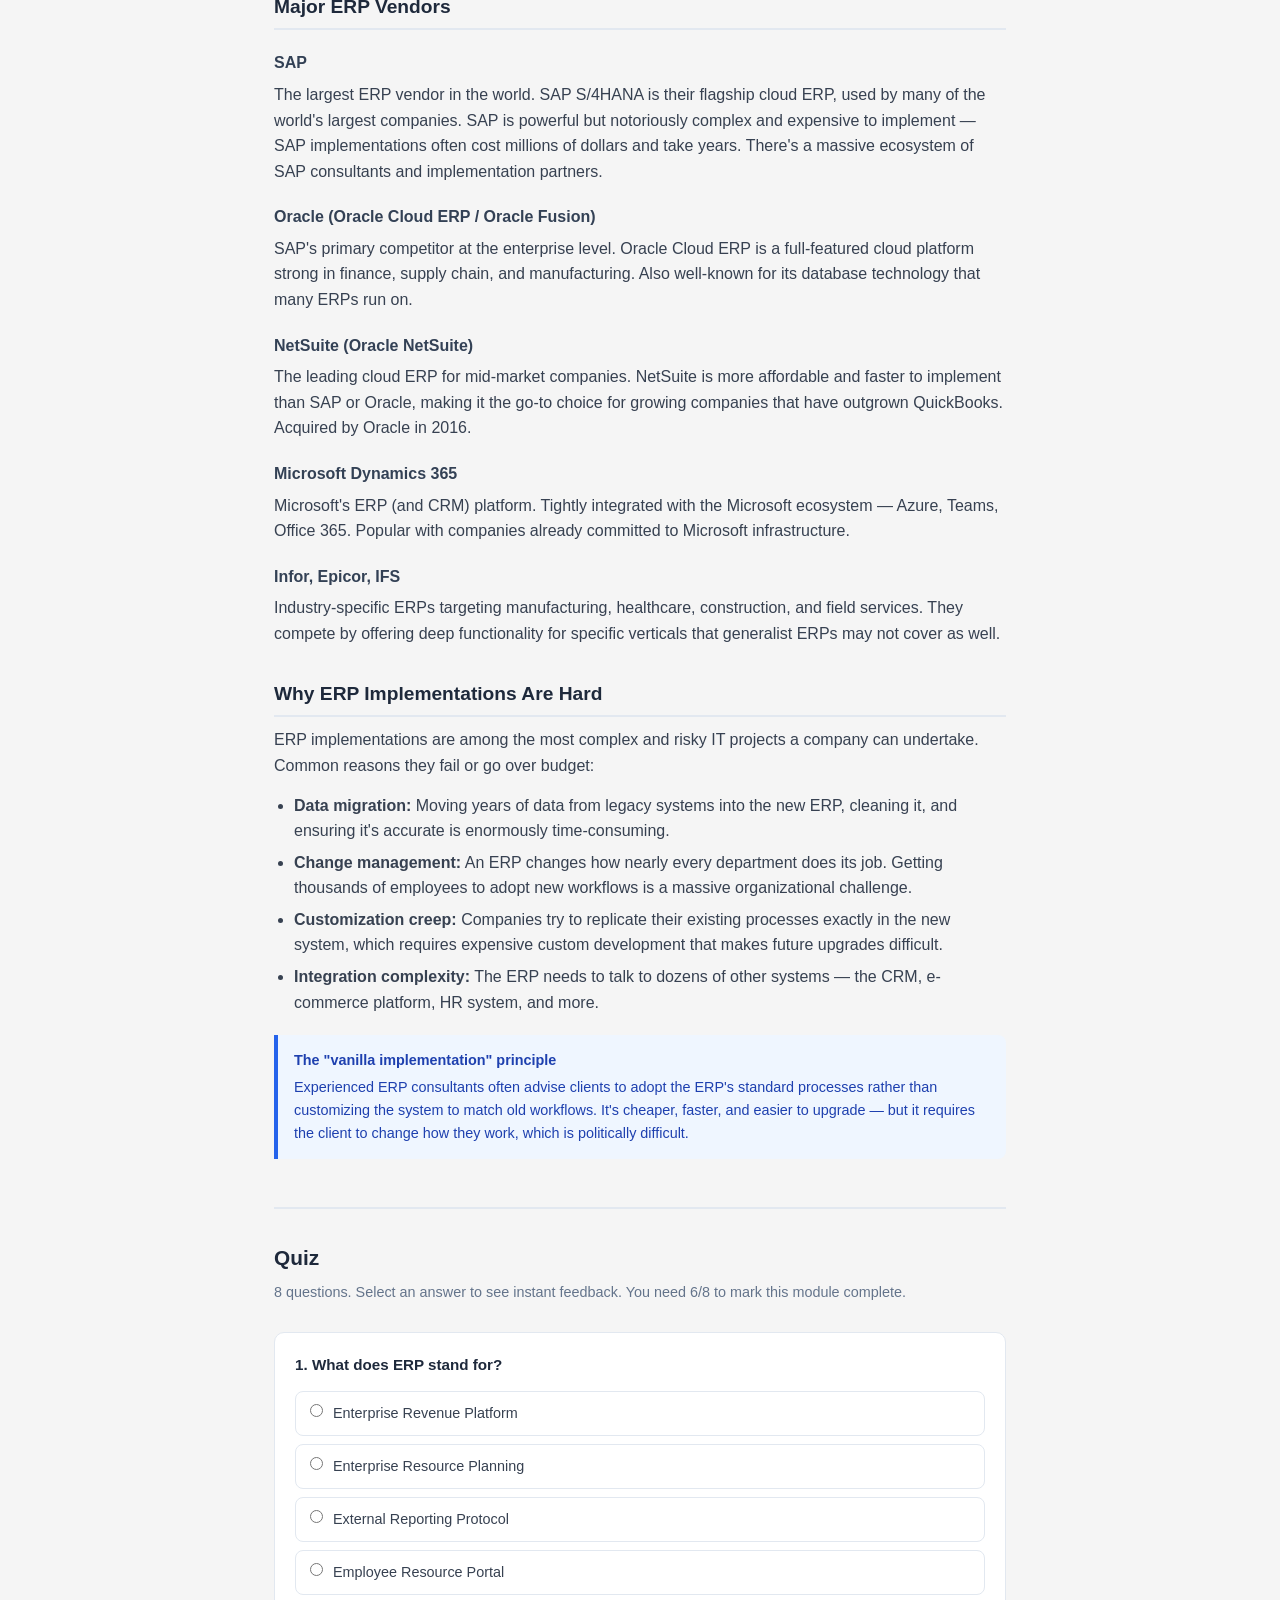
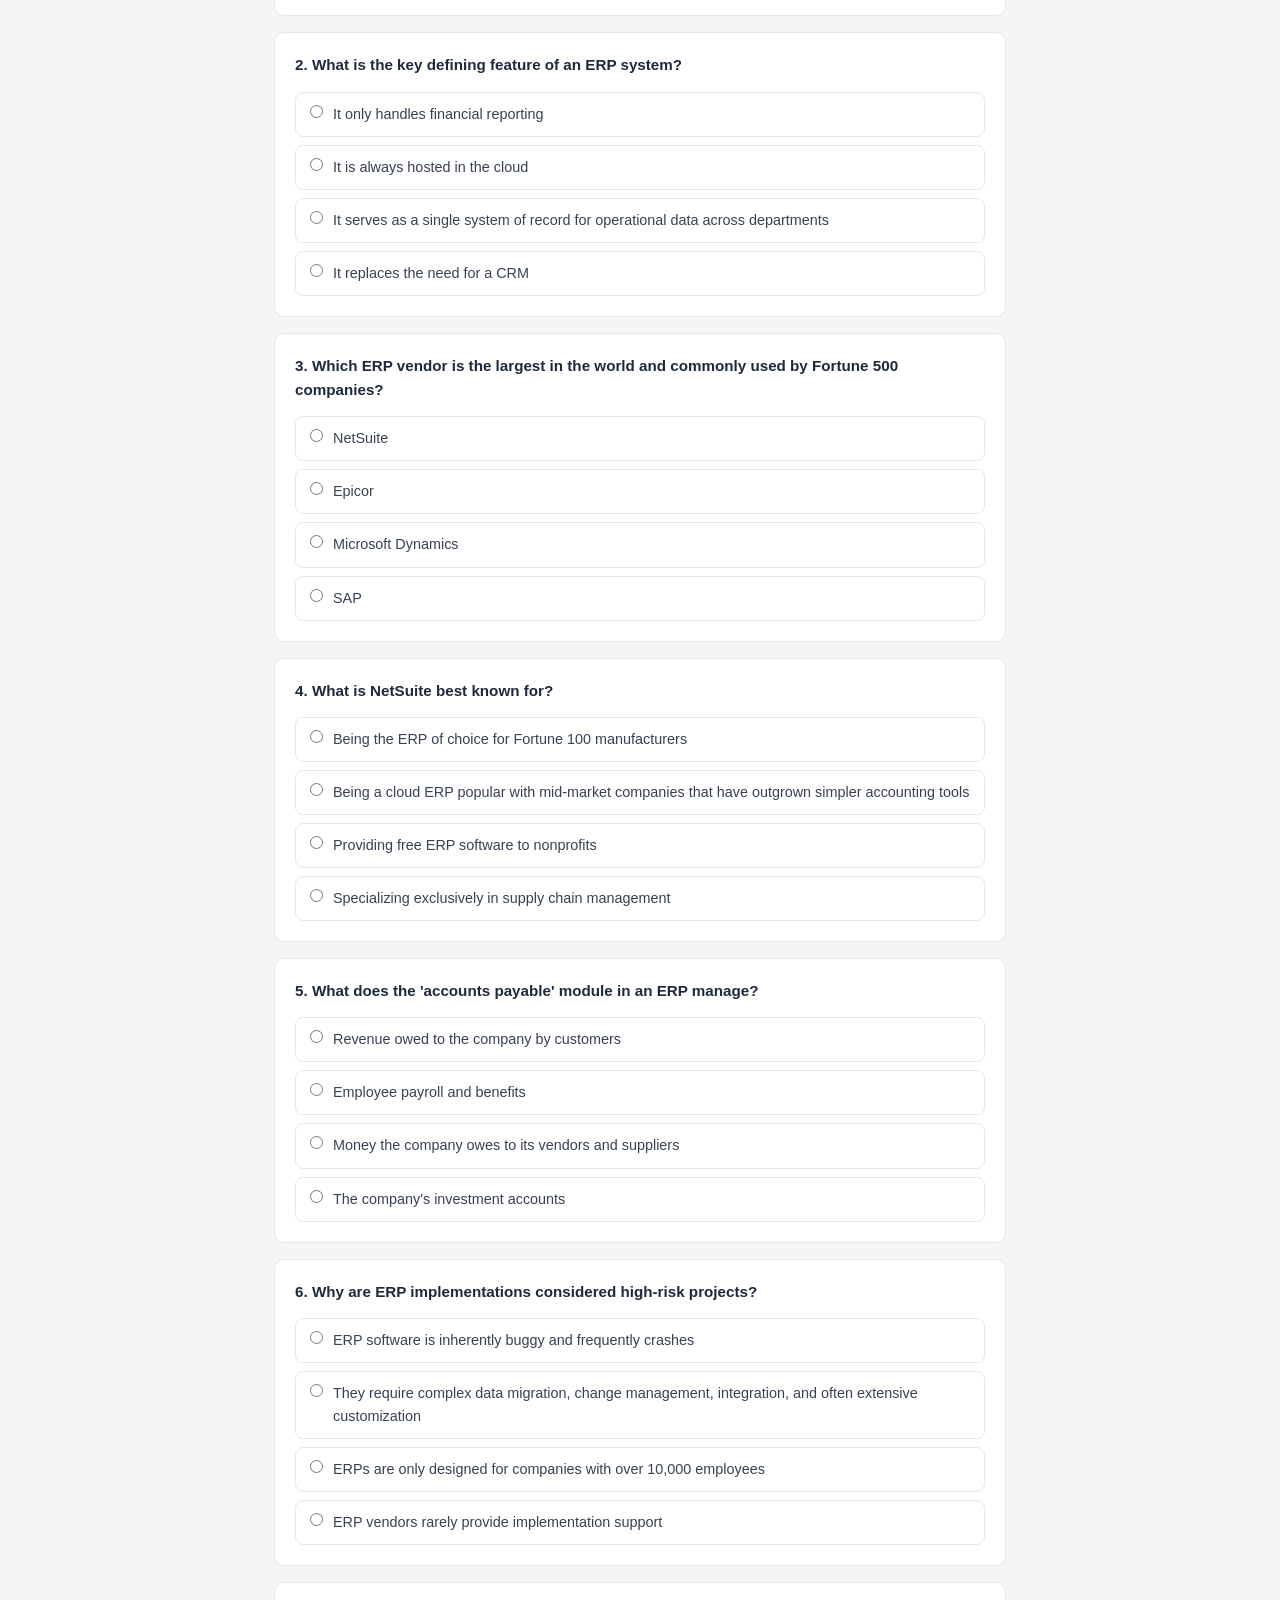
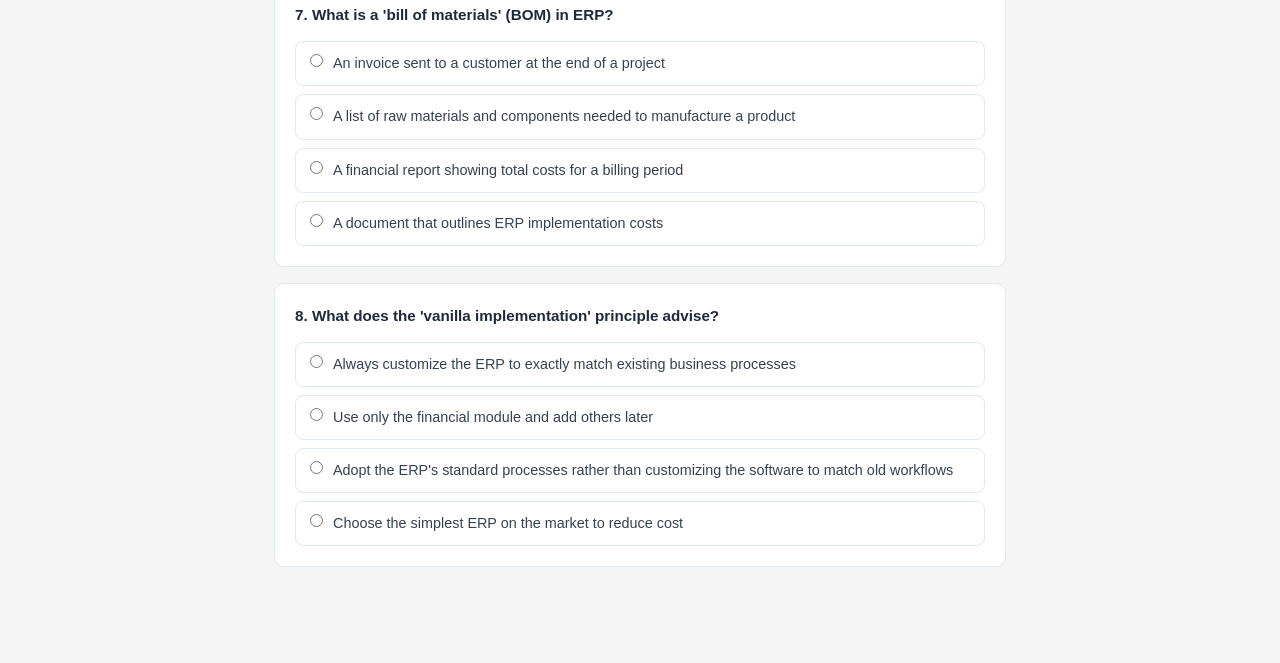
<file: module6.html>
<!DOCTYPE html>
<html lang="en">
<head>
  <meta charset="UTF-8" />
  <meta name="viewport" content="width=device-width, initial-scale=1.0" />
  <title>Module 6: ERP Systems</title>
  <link rel="stylesheet" href="styles.css" />
</head>
<body>

<header class="site-header">
  <h1>Enterprise Software Learning</h1>
  <p>10 modules to understand how B2B business software works</p>
</header>

<main class="page">

  <a href="index.html" class="back-link">&#8592; Back to all modules</a>

  <div class="module-header">
    <div class="tag">Module 6</div>
    <h1>ERP Systems</h1>
    <p class="meta">~15 min read &nbsp;·&nbsp; 8-question quiz</p>
  </div>

  <div class="content">

    <h2>What Is an ERP?</h2>
    <p>An <strong>ERP (Enterprise Resource Planning)</strong> system is the operational backbone of a large company. It's a centralized software platform that manages and integrates the core business processes that keep a company running: finance, supply chain, inventory, manufacturing, procurement, and often HR.</p>
    <p>The defining feature of an ERP is that it's a <strong>single system of record</strong> for operational data. Rather than having a separate system for finance, a separate one for inventory, and another for purchasing — all potentially out of sync — an ERP puts everything in one place. A purchase order, for example, automatically updates inventory levels, triggers an accounts payable entry, and creates a record in the general ledger — all in one transaction.</p>

    <div class="callout">
      <strong>ERP vs. CRM</strong>
      The easiest way to remember the difference: a CRM manages customer-facing activity (sales, relationships, revenue). An ERP manages internal operations (finance, inventory, supply chain). They often integrate with each other — when a deal closes in the CRM, the contract flows into the ERP for invoicing and revenue recognition.
    </div>

    <h2>Core ERP Modules</h2>
    <p>Most ERP systems are modular — companies can implement the pieces they need. Common modules include:</p>

    <h3>Financial Management</h3>
    <p>The general ledger, accounts payable (money the company owes), accounts receivable (money owed to the company), budgeting, and financial reporting. This is the most universally used ERP module — virtually every ERP implementation includes finance.</p>

    <h3>Supply Chain Management</h3>
    <p>Managing the flow of goods from suppliers to customers. This includes procurement (buying from vendors), warehouse management, logistics, and demand planning. Critical for manufacturers, distributors, and retailers.</p>

    <h3>Inventory Management</h3>
    <p>Tracking stock levels across warehouses, automating reorder points, and managing product locations. An inventory module ensures the company always knows what it has on hand and where it is.</p>

    <h3>Manufacturing / Production</h3>
    <p>Managing production schedules, bills of materials (the components that go into a product), work orders, and quality control. Essential for manufacturing companies.</p>

    <h3>Human Capital Management (HCM)</h3>
    <p>Managing employee records, payroll, benefits, and time tracking. Some ERPs include a full HCM module; others integrate with a dedicated HR system.</p>

    <h3>Project Management</h3>
    <p>For service businesses (like consulting firms), the ERP may include project management capabilities — tracking time, costs, and profitability by project.</p>

    <h2>Major ERP Vendors</h2>

    <h3>SAP</h3>
    <p>The largest ERP vendor in the world. SAP S/4HANA is their flagship cloud ERP, used by many of the world's largest companies. SAP is powerful but notoriously complex and expensive to implement — SAP implementations often cost millions of dollars and take years. There's a massive ecosystem of SAP consultants and implementation partners.</p>

    <h3>Oracle (Oracle Cloud ERP / Oracle Fusion)</h3>
    <p>SAP's primary competitor at the enterprise level. Oracle Cloud ERP is a full-featured cloud platform strong in finance, supply chain, and manufacturing. Also well-known for its database technology that many ERPs run on.</p>

    <h3>NetSuite (Oracle NetSuite)</h3>
    <p>The leading cloud ERP for mid-market companies. NetSuite is more affordable and faster to implement than SAP or Oracle, making it the go-to choice for growing companies that have outgrown QuickBooks. Acquired by Oracle in 2016.</p>

    <h3>Microsoft Dynamics 365</h3>
    <p>Microsoft's ERP (and CRM) platform. Tightly integrated with the Microsoft ecosystem — Azure, Teams, Office 365. Popular with companies already committed to Microsoft infrastructure.</p>

    <h3>Infor, Epicor, IFS</h3>
    <p>Industry-specific ERPs targeting manufacturing, healthcare, construction, and field services. They compete by offering deep functionality for specific verticals that generalist ERPs may not cover as well.</p>

    <h2>Why ERP Implementations Are Hard</h2>
    <p>ERP implementations are among the most complex and risky IT projects a company can undertake. Common reasons they fail or go over budget:</p>
    <ul>
      <li><strong>Data migration:</strong> Moving years of data from legacy systems into the new ERP, cleaning it, and ensuring it's accurate is enormously time-consuming.</li>
      <li><strong>Change management:</strong> An ERP changes how nearly every department does its job. Getting thousands of employees to adopt new workflows is a massive organizational challenge.</li>
      <li><strong>Customization creep:</strong> Companies try to replicate their existing processes exactly in the new system, which requires expensive custom development that makes future upgrades difficult.</li>
      <li><strong>Integration complexity:</strong> The ERP needs to talk to dozens of other systems — the CRM, e-commerce platform, HR system, and more.</li>
    </ul>

    <div class="callout">
      <strong>The "vanilla implementation" principle</strong>
      Experienced ERP consultants often advise clients to adopt the ERP's standard processes rather than customizing the system to match old workflows. It's cheaper, faster, and easier to upgrade — but it requires the client to change how they work, which is politically difficult.
    </div>

  </div>

  <div class="quiz-section">
    <h2>Quiz</h2>
    <p class="quiz-intro">8 questions. Select an answer to see instant feedback. You need 6/8 to mark this module complete.</p>
    <div id="quizContainer"></div>
    <div class="quiz-results" id="quizResults">
      <div class="score" id="scoreDisplay"></div>
      <div class="score-label">correct answers</div>
      <div class="result-msg" id="resultMsg"></div>
      <div class="btn-row">
        <button class="btn btn-outline" onclick="resetQuiz()">Retake Quiz</button>
        <button class="btn btn-success" id="completeBtn" onclick="markComplete()" style="display:none">
          Mark Module Complete &#10003;
        </button>
        <a href="index.html" class="btn btn-outline">Back to Home</a>
      </div>
    </div>
  </div>

</main>

<script>
  const questions = [
    {
      q: "What does ERP stand for?",
      options: [
        "Enterprise Revenue Platform",
        "Enterprise Resource Planning",
        "External Reporting Protocol",
        "Employee Resource Portal"
      ],
      correct: 1,
      explanation: "ERP stands for Enterprise Resource Planning. It's the integrated software platform that manages a company's core operational processes — finance, supply chain, inventory, manufacturing, and more."
    },
    {
      q: "What is the key defining feature of an ERP system?",
      options: [
        "It only handles financial reporting",
        "It is always hosted in the cloud",
        "It serves as a single system of record for operational data across departments",
        "It replaces the need for a CRM"
      ],
      correct: 2,
      explanation: "The defining characteristic of an ERP is integration — it's a single system where one transaction (like a purchase order) automatically updates finance, inventory, and procurement records simultaneously."
    },
    {
      q: "Which ERP vendor is the largest in the world and commonly used by Fortune 500 companies?",
      options: [
        "NetSuite",
        "Epicor",
        "Microsoft Dynamics",
        "SAP"
      ],
      correct: 3,
      explanation: "SAP is the world's largest ERP vendor. SAP S/4HANA is used by many of the world's largest companies and has a massive ecosystem of implementation partners and consultants."
    },
    {
      q: "What is NetSuite best known for?",
      options: [
        "Being the ERP of choice for Fortune 100 manufacturers",
        "Being a cloud ERP popular with mid-market companies that have outgrown simpler accounting tools",
        "Providing free ERP software to nonprofits",
        "Specializing exclusively in supply chain management"
      ],
      correct: 1,
      explanation: "NetSuite (owned by Oracle) is the leading cloud ERP for mid-market companies. It's more affordable and faster to implement than SAP or Oracle, making it the common step up from QuickBooks for growing businesses."
    },
    {
      q: "What does the 'accounts payable' module in an ERP manage?",
      options: [
        "Revenue owed to the company by customers",
        "Employee payroll and benefits",
        "Money the company owes to its vendors and suppliers",
        "The company's investment accounts"
      ],
      correct: 2,
      explanation: "Accounts payable (AP) manages the money a company owes to its vendors — tracking invoices received, approving payments, and processing outgoing payments. The opposite, accounts receivable (AR), manages money owed to the company."
    },
    {
      q: "Why are ERP implementations considered high-risk projects?",
      options: [
        "ERP software is inherently buggy and frequently crashes",
        "They require complex data migration, change management, integration, and often extensive customization",
        "ERPs are only designed for companies with over 10,000 employees",
        "ERP vendors rarely provide implementation support"
      ],
      correct: 1,
      explanation: "ERP implementations are high-risk because they involve migrating large amounts of historical data, changing workflows across every department, integrating with many other systems, and managing organizational change — all at the same time."
    },
    {
      q: "What is a 'bill of materials' (BOM) in ERP?",
      options: [
        "An invoice sent to a customer at the end of a project",
        "A list of raw materials and components needed to manufacture a product",
        "A financial report showing total costs for a billing period",
        "A document that outlines ERP implementation costs"
      ],
      correct: 1,
      explanation: "A bill of materials (BOM) is a list of all the components, sub-assemblies, and raw materials needed to produce a finished product. It's central to ERP manufacturing modules for scheduling production and managing inventory."
    },
    {
      q: "What does the 'vanilla implementation' principle advise?",
      options: [
        "Always customize the ERP to exactly match existing business processes",
        "Use only the financial module and add others later",
        "Adopt the ERP's standard processes rather than customizing the software to match old workflows",
        "Choose the simplest ERP on the market to reduce cost"
      ],
      correct: 2,
      explanation: "The vanilla implementation principle advises companies to change their processes to match the ERP's standard workflows rather than the reverse. Custom code is expensive, slows upgrades, and creates technical debt."
    }
  ];

  let answered = new Array(questions.length).fill(false);
  let correct = new Array(questions.length).fill(false);

  function buildQuiz() {
    const container = document.getElementById("quizContainer");
    container.innerHTML = "";
    answered = new Array(questions.length).fill(false);
    correct = new Array(questions.length).fill(false);
    questions.forEach((q, qi) => {
      const block = document.createElement("div");
      block.className = "question-block";
      const opts = q.options.map((opt, oi) => `
        <label class="option" id="q${qi}_o${oi}">
          <input type="radio" name="q${qi}" value="${oi}" onchange="handleAnswer(${qi}, ${oi})" />
          ${opt}
        </label>
      `).join("");
      block.innerHTML = `<div class="question-text">${qi + 1}. ${q.q}</div><div class="options">${opts}</div><div class="explanation" id="exp${qi}">${q.explanation}</div>`;
      container.appendChild(block);
    });
    document.getElementById("quizResults").classList.remove("show");
  }

  function handleAnswer(qi, chosen) {
    if (answered[qi]) return;
    answered[qi] = true;
    const q = questions[qi];
    const isCorrect = chosen === q.correct;
    correct[qi] = isCorrect;
    q.options.forEach((_, oi) => {
      const el = document.getElementById(`q${qi}_o${oi}`);
      el.classList.add("disabled");
      if (oi === q.correct) el.classList.add("correct");
      else if (oi === chosen && !isCorrect) el.classList.add("wrong");
    });
    document.getElementById("exp" + qi).classList.add("show");
    if (answered.every(Boolean)) showResults();
  }

  function showResults() {
    const total = correct.filter(Boolean).length;
    const passed = total >= 6;
    document.getElementById("scoreDisplay").textContent = `${total} / ${questions.length}`;
    const msg = document.getElementById("resultMsg");
    msg.textContent = passed ? "Great work — module passed!" : "Keep studying and give it another try.";
    msg.className = "result-msg " + (passed ? "pass" : "fail");
    document.getElementById("quizResults").classList.add("show");
    if (passed) document.getElementById("completeBtn").style.display = "inline-block";
  }

  function resetQuiz() { buildQuiz(); }

  function markComplete() {
    const completed = JSON.parse(localStorage.getItem("completedModules") || "[]");
    if (!completed.includes(6)) { completed.push(6); localStorage.setItem("completedModules", JSON.stringify(completed)); }
    window.location.href = "index.html";
  }

  buildQuiz();
</script>

</body>
</html>
</file>
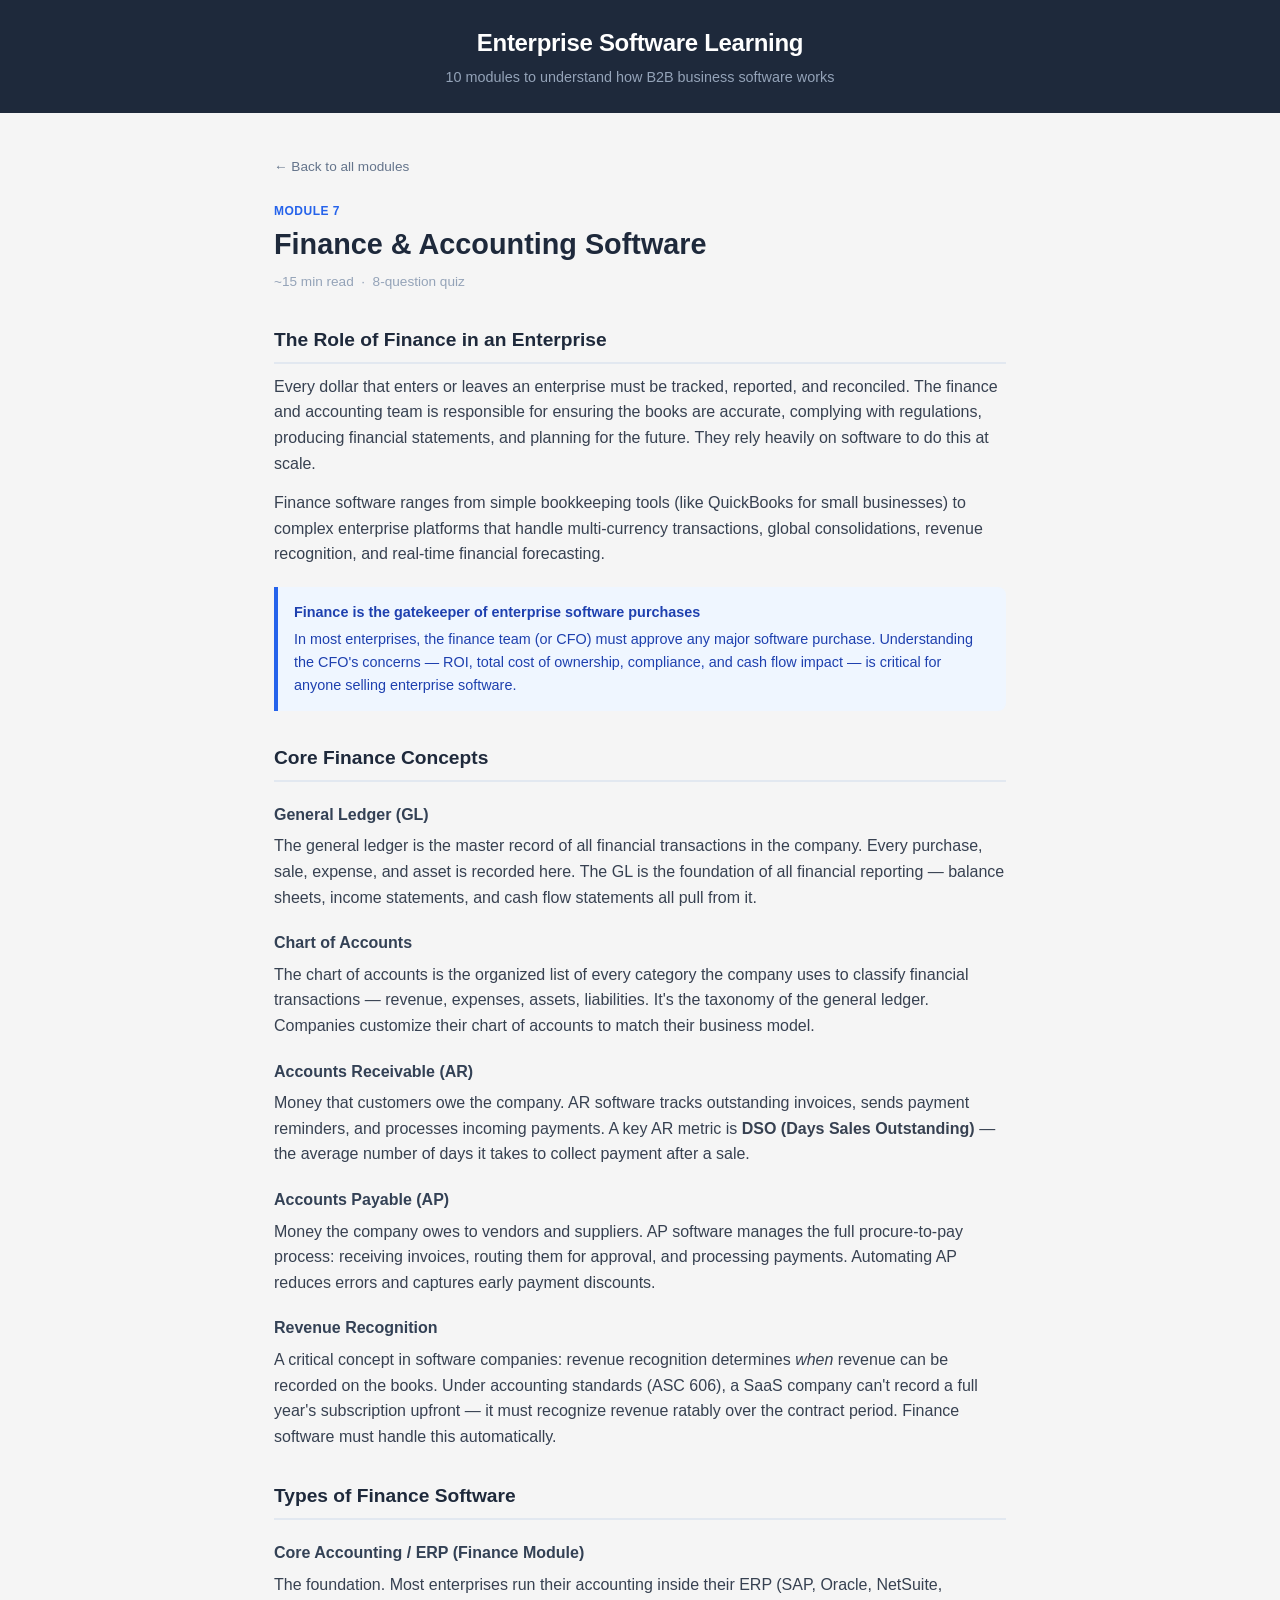
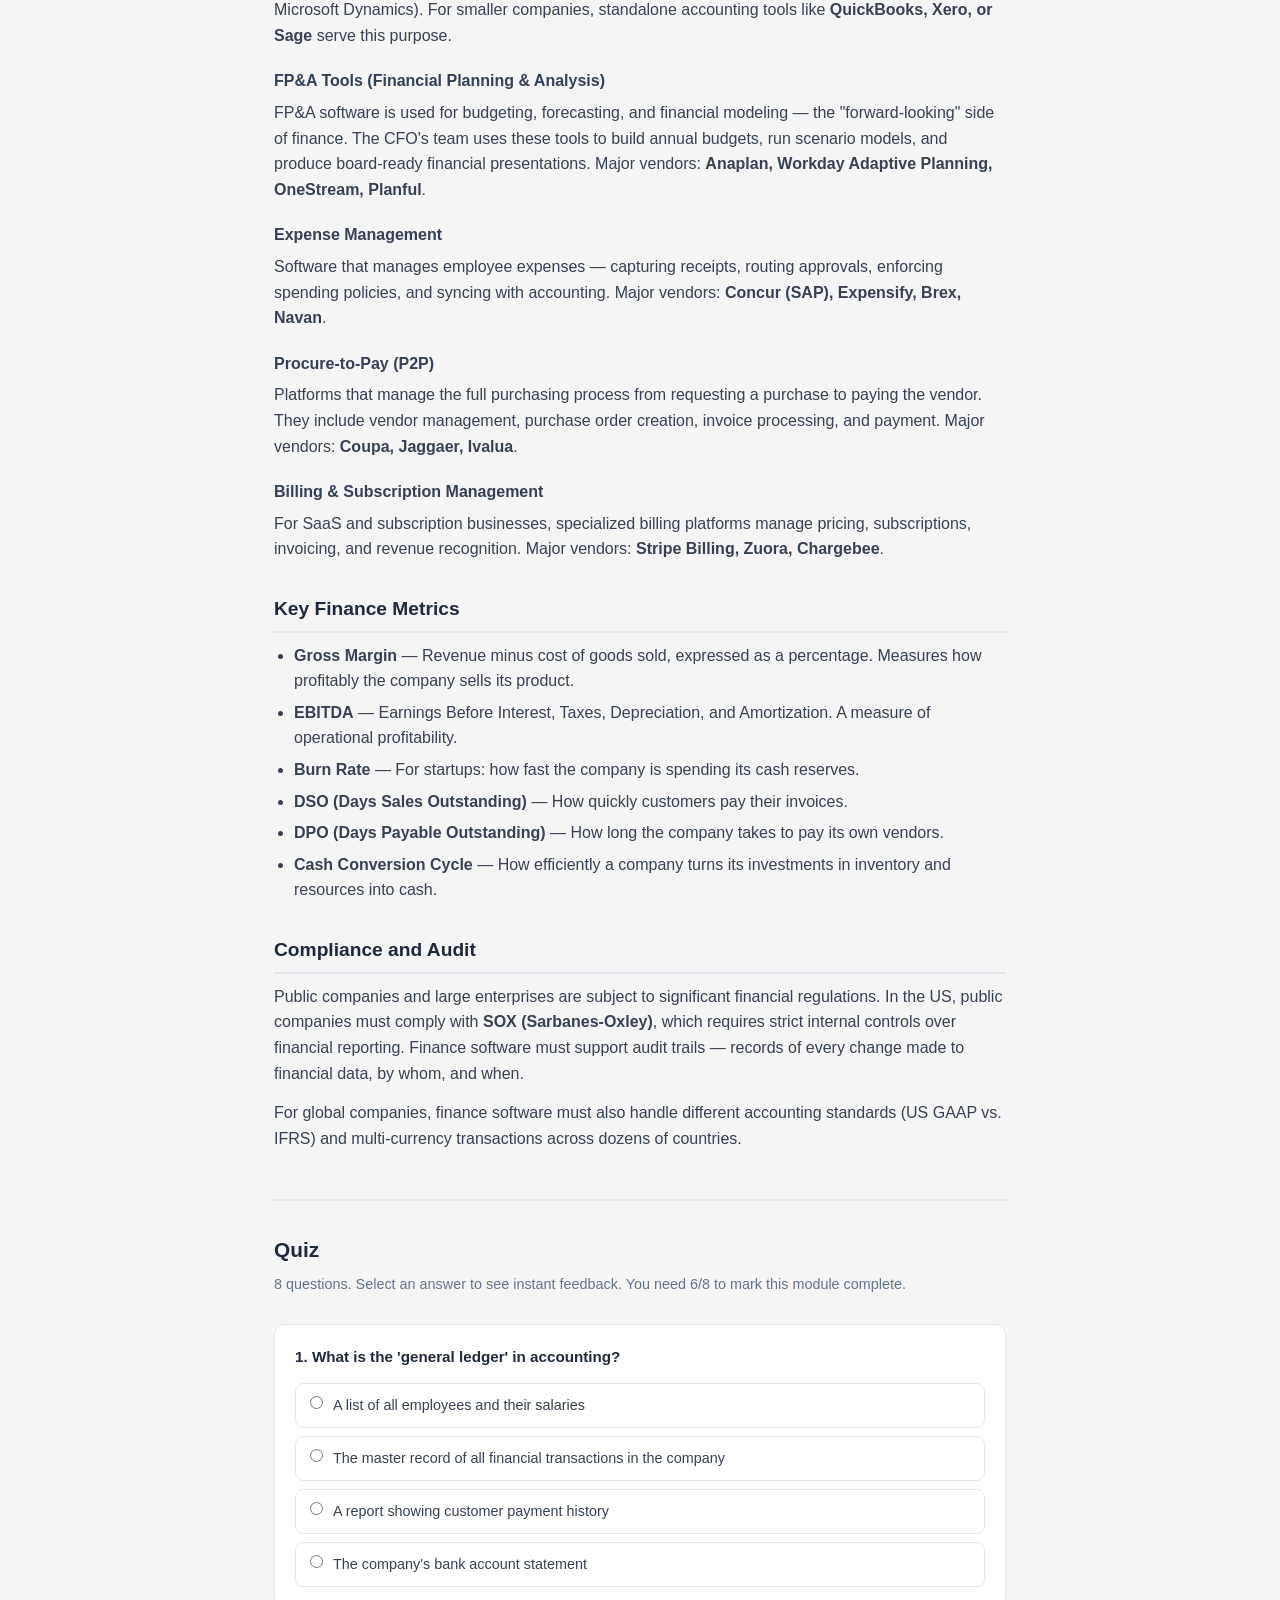
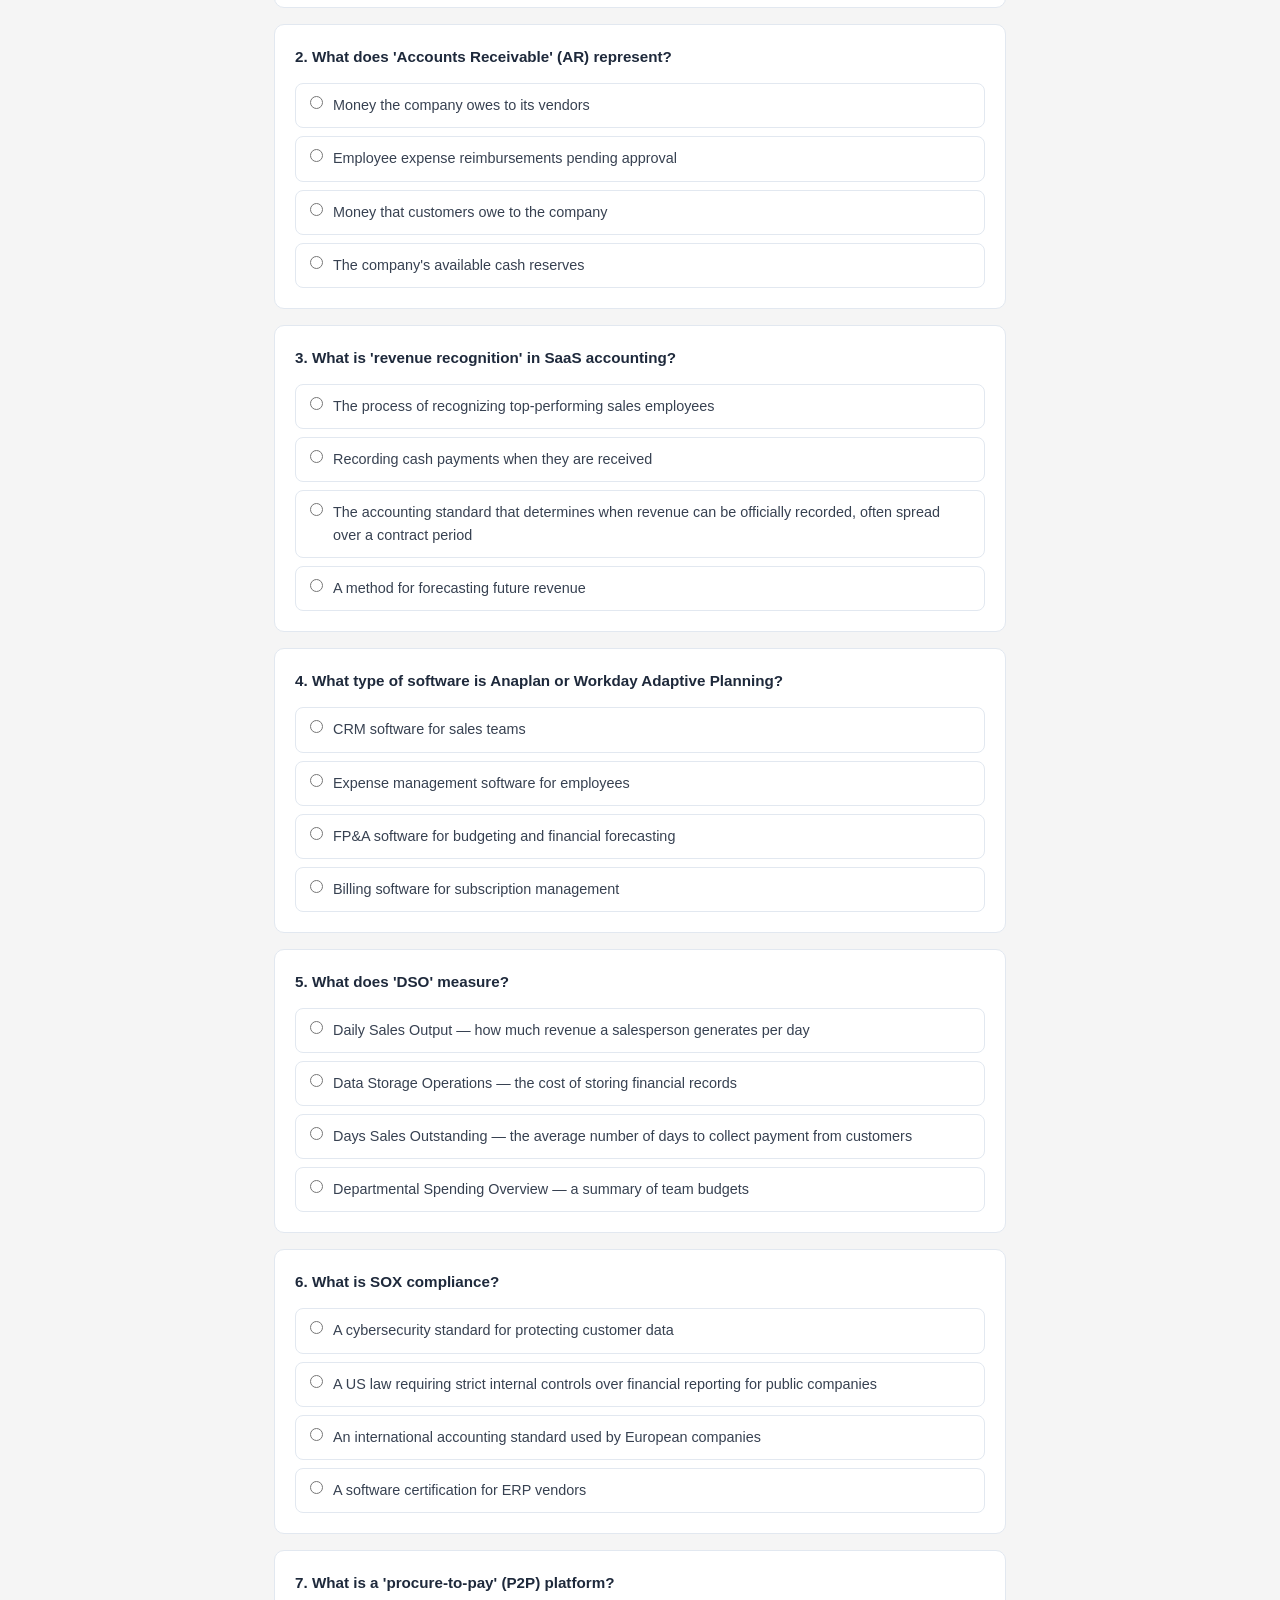
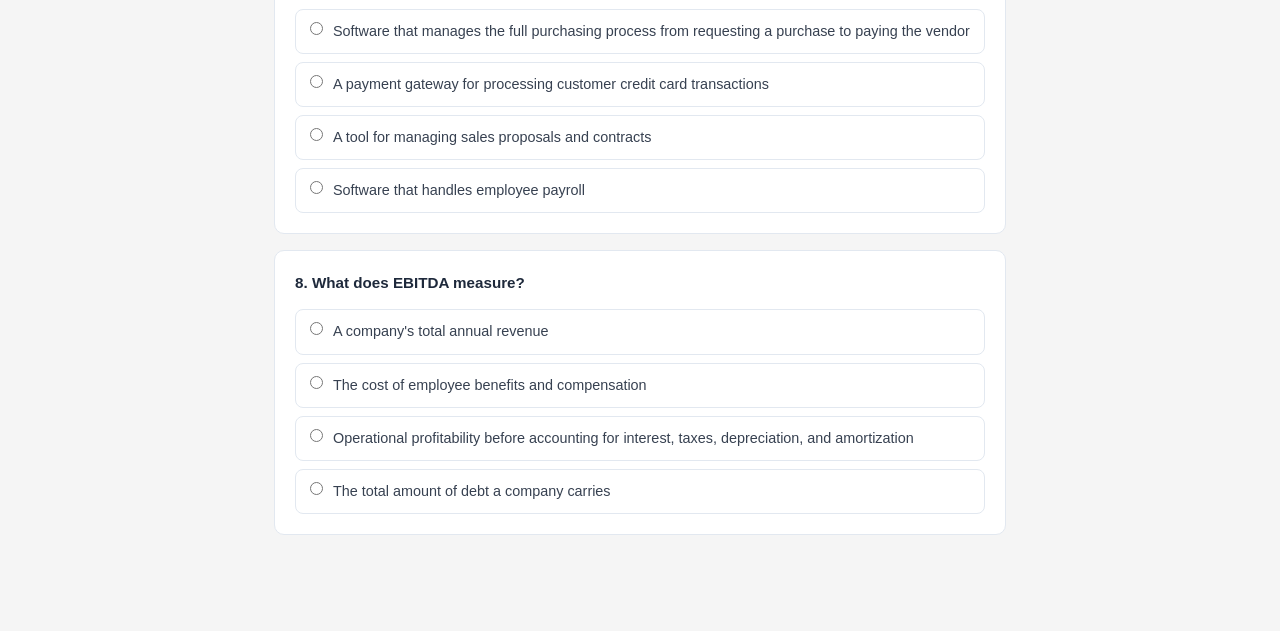
<file: module7.html>
<!DOCTYPE html>
<html lang="en">
<head>
  <meta charset="UTF-8" />
  <meta name="viewport" content="width=device-width, initial-scale=1.0" />
  <title>Module 7: Finance & Accounting Software</title>
  <link rel="stylesheet" href="styles.css" />
</head>
<body>

<header class="site-header">
  <h1>Enterprise Software Learning</h1>
  <p>10 modules to understand how B2B business software works</p>
</header>

<main class="page">

  <a href="index.html" class="back-link">&#8592; Back to all modules</a>

  <div class="module-header">
    <div class="tag">Module 7</div>
    <h1>Finance &amp; Accounting Software</h1>
    <p class="meta">~15 min read &nbsp;·&nbsp; 8-question quiz</p>
  </div>

  <div class="content">

    <h2>The Role of Finance in an Enterprise</h2>
    <p>Every dollar that enters or leaves an enterprise must be tracked, reported, and reconciled. The finance and accounting team is responsible for ensuring the books are accurate, complying with regulations, producing financial statements, and planning for the future. They rely heavily on software to do this at scale.</p>
    <p>Finance software ranges from simple bookkeeping tools (like QuickBooks for small businesses) to complex enterprise platforms that handle multi-currency transactions, global consolidations, revenue recognition, and real-time financial forecasting.</p>

    <div class="callout">
      <strong>Finance is the gatekeeper of enterprise software purchases</strong>
      In most enterprises, the finance team (or CFO) must approve any major software purchase. Understanding the CFO's concerns — ROI, total cost of ownership, compliance, and cash flow impact — is critical for anyone selling enterprise software.
    </div>

    <h2>Core Finance Concepts</h2>

    <h3>General Ledger (GL)</h3>
    <p>The general ledger is the master record of all financial transactions in the company. Every purchase, sale, expense, and asset is recorded here. The GL is the foundation of all financial reporting — balance sheets, income statements, and cash flow statements all pull from it.</p>

    <h3>Chart of Accounts</h3>
    <p>The chart of accounts is the organized list of every category the company uses to classify financial transactions — revenue, expenses, assets, liabilities. It's the taxonomy of the general ledger. Companies customize their chart of accounts to match their business model.</p>

    <h3>Accounts Receivable (AR)</h3>
    <p>Money that customers owe the company. AR software tracks outstanding invoices, sends payment reminders, and processes incoming payments. A key AR metric is <strong>DSO (Days Sales Outstanding)</strong> — the average number of days it takes to collect payment after a sale.</p>

    <h3>Accounts Payable (AP)</h3>
    <p>Money the company owes to vendors and suppliers. AP software manages the full procure-to-pay process: receiving invoices, routing them for approval, and processing payments. Automating AP reduces errors and captures early payment discounts.</p>

    <h3>Revenue Recognition</h3>
    <p>A critical concept in software companies: revenue recognition determines <em>when</em> revenue can be recorded on the books. Under accounting standards (ASC 606), a SaaS company can't record a full year's subscription upfront — it must recognize revenue ratably over the contract period. Finance software must handle this automatically.</p>

    <h2>Types of Finance Software</h2>

    <h3>Core Accounting / ERP (Finance Module)</h3>
    <p>The foundation. Most enterprises run their accounting inside their ERP (SAP, Oracle, NetSuite, Microsoft Dynamics). For smaller companies, standalone accounting tools like <strong>QuickBooks, Xero, or Sage</strong> serve this purpose.</p>

    <h3>FP&A Tools (Financial Planning & Analysis)</h3>
    <p>FP&A software is used for budgeting, forecasting, and financial modeling — the "forward-looking" side of finance. The CFO's team uses these tools to build annual budgets, run scenario models, and produce board-ready financial presentations. Major vendors: <strong>Anaplan, Workday Adaptive Planning, OneStream, Planful</strong>.</p>

    <h3>Expense Management</h3>
    <p>Software that manages employee expenses — capturing receipts, routing approvals, enforcing spending policies, and syncing with accounting. Major vendors: <strong>Concur (SAP), Expensify, Brex, Navan</strong>.</p>

    <h3>Procure-to-Pay (P2P)</h3>
    <p>Platforms that manage the full purchasing process from requesting a purchase to paying the vendor. They include vendor management, purchase order creation, invoice processing, and payment. Major vendors: <strong>Coupa, Jaggaer, Ivalua</strong>.</p>

    <h3>Billing & Subscription Management</h3>
    <p>For SaaS and subscription businesses, specialized billing platforms manage pricing, subscriptions, invoicing, and revenue recognition. Major vendors: <strong>Stripe Billing, Zuora, Chargebee</strong>.</p>

    <h2>Key Finance Metrics</h2>
    <ul>
      <li><strong>Gross Margin</strong> — Revenue minus cost of goods sold, expressed as a percentage. Measures how profitably the company sells its product.</li>
      <li><strong>EBITDA</strong> — Earnings Before Interest, Taxes, Depreciation, and Amortization. A measure of operational profitability.</li>
      <li><strong>Burn Rate</strong> — For startups: how fast the company is spending its cash reserves.</li>
      <li><strong>DSO (Days Sales Outstanding)</strong> — How quickly customers pay their invoices.</li>
      <li><strong>DPO (Days Payable Outstanding)</strong> — How long the company takes to pay its own vendors.</li>
      <li><strong>Cash Conversion Cycle</strong> — How efficiently a company turns its investments in inventory and resources into cash.</li>
    </ul>

    <h2>Compliance and Audit</h2>
    <p>Public companies and large enterprises are subject to significant financial regulations. In the US, public companies must comply with <strong>SOX (Sarbanes-Oxley)</strong>, which requires strict internal controls over financial reporting. Finance software must support audit trails — records of every change made to financial data, by whom, and when.</p>
    <p>For global companies, finance software must also handle different accounting standards (US GAAP vs. IFRS) and multi-currency transactions across dozens of countries.</p>

  </div>

  <div class="quiz-section">
    <h2>Quiz</h2>
    <p class="quiz-intro">8 questions. Select an answer to see instant feedback. You need 6/8 to mark this module complete.</p>
    <div id="quizContainer"></div>
    <div class="quiz-results" id="quizResults">
      <div class="score" id="scoreDisplay"></div>
      <div class="score-label">correct answers</div>
      <div class="result-msg" id="resultMsg"></div>
      <div class="btn-row">
        <button class="btn btn-outline" onclick="resetQuiz()">Retake Quiz</button>
        <button class="btn btn-success" id="completeBtn" onclick="markComplete()" style="display:none">
          Mark Module Complete &#10003;
        </button>
        <a href="index.html" class="btn btn-outline">Back to Home</a>
      </div>
    </div>
  </div>

</main>

<script>
  const questions = [
    {
      q: "What is the 'general ledger' in accounting?",
      options: [
        "A list of all employees and their salaries",
        "The master record of all financial transactions in the company",
        "A report showing customer payment history",
        "The company's bank account statement"
      ],
      correct: 1,
      explanation: "The general ledger (GL) is the central record of all financial transactions — every revenue, expense, asset, and liability entry. All financial statements (balance sheet, income statement) are derived from it."
    },
    {
      q: "What does 'Accounts Receivable' (AR) represent?",
      options: [
        "Money the company owes to its vendors",
        "Employee expense reimbursements pending approval",
        "Money that customers owe to the company",
        "The company's available cash reserves"
      ],
      correct: 2,
      explanation: "Accounts Receivable (AR) is money owed to the company by its customers — invoices that have been sent but not yet paid. DSO (Days Sales Outstanding) measures how quickly AR is collected."
    },
    {
      q: "What is 'revenue recognition' in SaaS accounting?",
      options: [
        "The process of recognizing top-performing sales employees",
        "Recording cash payments when they are received",
        "The accounting standard that determines when revenue can be officially recorded, often spread over a contract period",
        "A method for forecasting future revenue"
      ],
      correct: 2,
      explanation: "Revenue recognition (governed by ASC 606) determines when revenue can be recorded. A SaaS company can't book a full year's subscription as revenue on day one — it must recognize it ratably over the subscription period."
    },
    {
      q: "What type of software is Anaplan or Workday Adaptive Planning?",
      options: [
        "CRM software for sales teams",
        "Expense management software for employees",
        "FP&A software for budgeting and financial forecasting",
        "Billing software for subscription management"
      ],
      correct: 2,
      explanation: "Anaplan and Workday Adaptive Planning are FP&A (Financial Planning & Analysis) tools. Finance teams use them to build budgets, run forecasting models, and produce scenario analyses for leadership."
    },
    {
      q: "What does 'DSO' measure?",
      options: [
        "Daily Sales Output — how much revenue a salesperson generates per day",
        "Data Storage Operations — the cost of storing financial records",
        "Days Sales Outstanding — the average number of days to collect payment from customers",
        "Departmental Spending Overview — a summary of team budgets"
      ],
      correct: 2,
      explanation: "DSO (Days Sales Outstanding) measures how quickly customers pay their invoices after a sale. A high DSO means slow collections, which can create cash flow problems even if revenue is strong."
    },
    {
      q: "What is SOX compliance?",
      options: [
        "A cybersecurity standard for protecting customer data",
        "A US law requiring strict internal controls over financial reporting for public companies",
        "An international accounting standard used by European companies",
        "A software certification for ERP vendors"
      ],
      correct: 1,
      explanation: "SOX (Sarbanes-Oxley Act) is a US law that requires public companies to maintain strict internal controls over financial reporting. Finance software must support audit trails and access controls to support SOX compliance."
    },
    {
      q: "What is a 'procure-to-pay' (P2P) platform?",
      options: [
        "Software that manages the full purchasing process from requesting a purchase to paying the vendor",
        "A payment gateway for processing customer credit card transactions",
        "A tool for managing sales proposals and contracts",
        "Software that handles employee payroll"
      ],
      correct: 0,
      explanation: "Procure-to-pay (P2P) platforms manage the full purchasing lifecycle: requesting items, getting approval, issuing purchase orders, receiving invoices, and processing vendor payments. Major vendors include Coupa and Jaggaer."
    },
    {
      q: "What does EBITDA measure?",
      options: [
        "A company's total annual revenue",
        "The cost of employee benefits and compensation",
        "Operational profitability before accounting for interest, taxes, depreciation, and amortization",
        "The total amount of debt a company carries"
      ],
      correct: 2,
      explanation: "EBITDA (Earnings Before Interest, Taxes, Depreciation, and Amortization) is a measure of operational profitability. It strips out financing decisions and accounting choices to show how profitably the core business operates."
    }
  ];

  let answered = new Array(questions.length).fill(false);
  let correct = new Array(questions.length).fill(false);

  function buildQuiz() {
    const container = document.getElementById("quizContainer");
    container.innerHTML = "";
    answered = new Array(questions.length).fill(false);
    correct = new Array(questions.length).fill(false);
    questions.forEach((q, qi) => {
      const block = document.createElement("div");
      block.className = "question-block";
      const opts = q.options.map((opt, oi) => `
        <label class="option" id="q${qi}_o${oi}">
          <input type="radio" name="q${qi}" value="${oi}" onchange="handleAnswer(${qi}, ${oi})" />
          ${opt}
        </label>
      `).join("");
      block.innerHTML = `<div class="question-text">${qi + 1}. ${q.q}</div><div class="options">${opts}</div><div class="explanation" id="exp${qi}">${q.explanation}</div>`;
      container.appendChild(block);
    });
    document.getElementById("quizResults").classList.remove("show");
  }

  function handleAnswer(qi, chosen) {
    if (answered[qi]) return;
    answered[qi] = true;
    const q = questions[qi];
    const isCorrect = chosen === q.correct;
    correct[qi] = isCorrect;
    q.options.forEach((_, oi) => {
      const el = document.getElementById(`q${qi}_o${oi}`);
      el.classList.add("disabled");
      if (oi === q.correct) el.classList.add("correct");
      else if (oi === chosen && !isCorrect) el.classList.add("wrong");
    });
    document.getElementById("exp" + qi).classList.add("show");
    if (answered.every(Boolean)) showResults();
  }

  function showResults() {
    const total = correct.filter(Boolean).length;
    const passed = total >= 6;
    document.getElementById("scoreDisplay").textContent = `${total} / ${questions.length}`;
    const msg = document.getElementById("resultMsg");
    msg.textContent = passed ? "Great work — module passed!" : "Keep studying and give it another try.";
    msg.className = "result-msg " + (passed ? "pass" : "fail");
    document.getElementById("quizResults").classList.add("show");
    if (passed) document.getElementById("completeBtn").style.display = "inline-block";
  }

  function resetQuiz() { buildQuiz(); }

  function markComplete() {
    const completed = JSON.parse(localStorage.getItem("completedModules") || "[]");
    if (!completed.includes(7)) { completed.push(7); localStorage.setItem("completedModules", JSON.stringify(completed)); }
    window.location.href = "index.html";
  }

  buildQuiz();
</script>

</body>
</html>
</file>
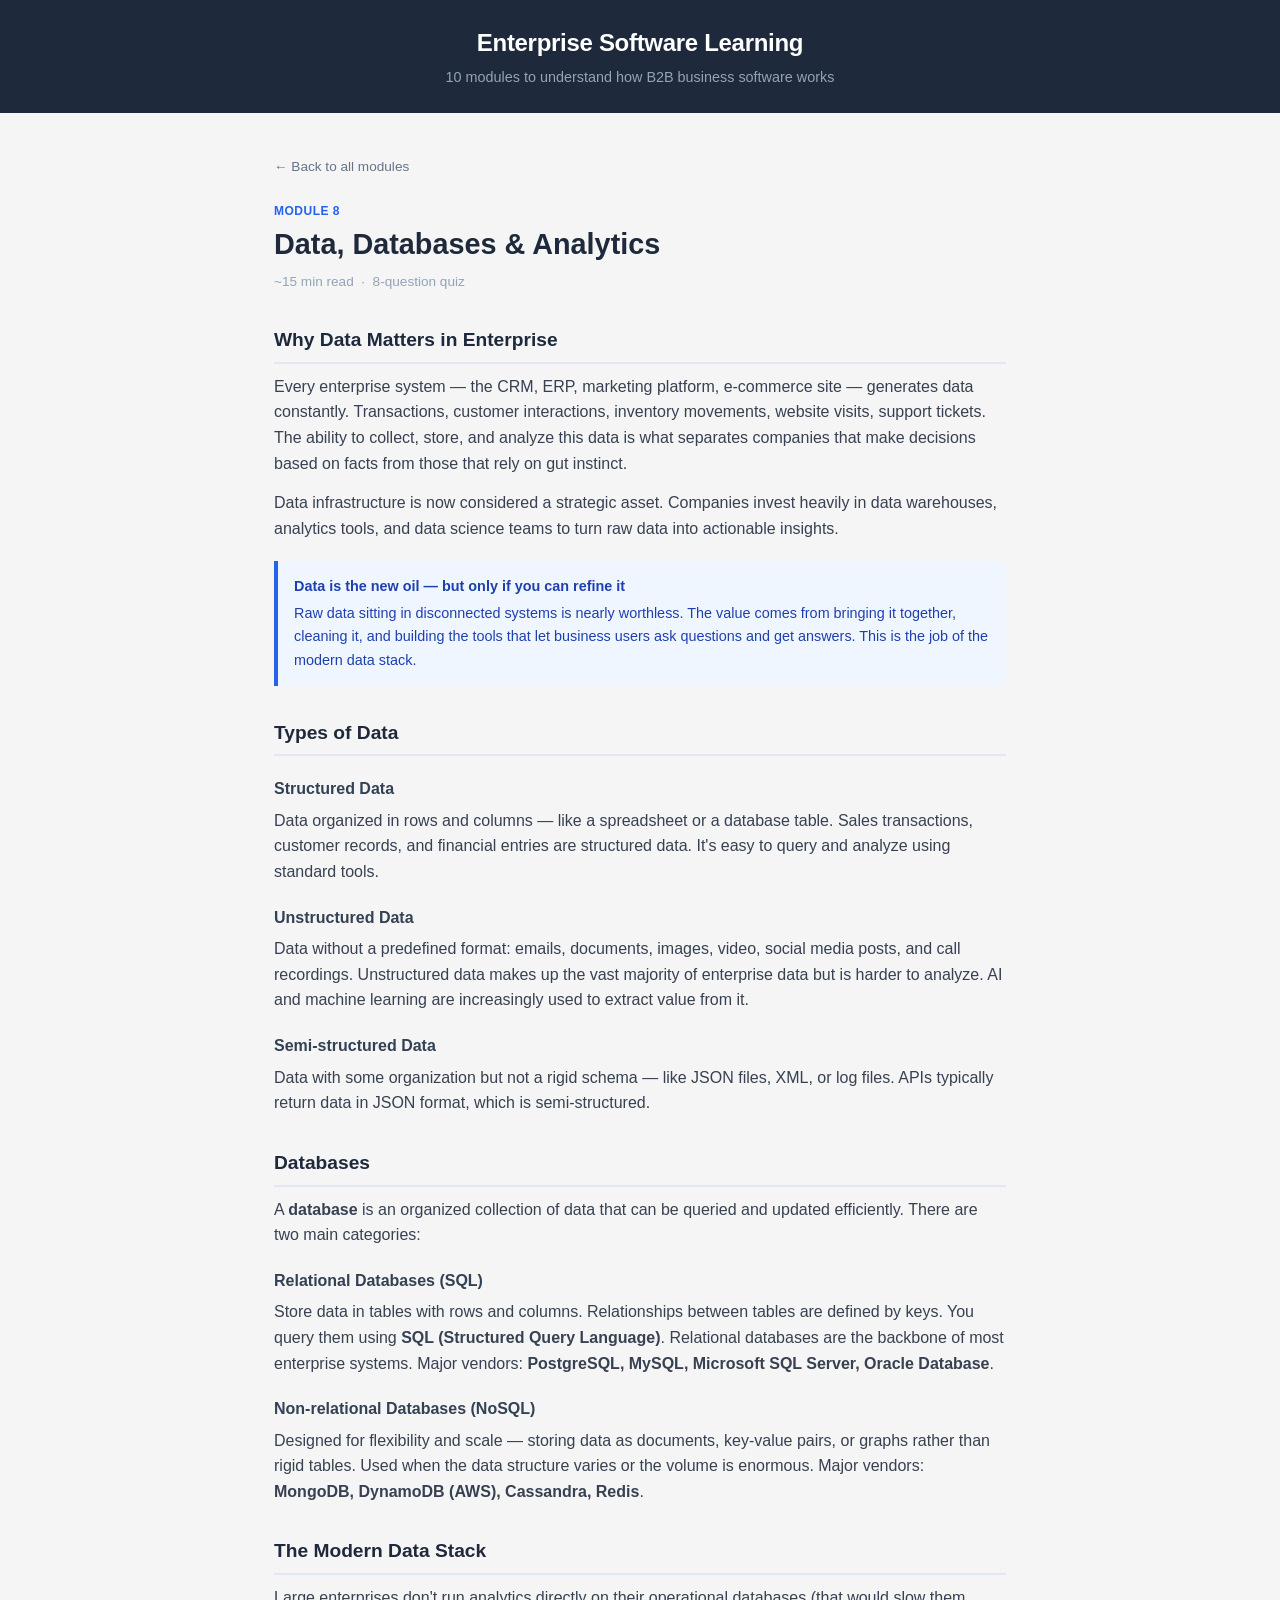
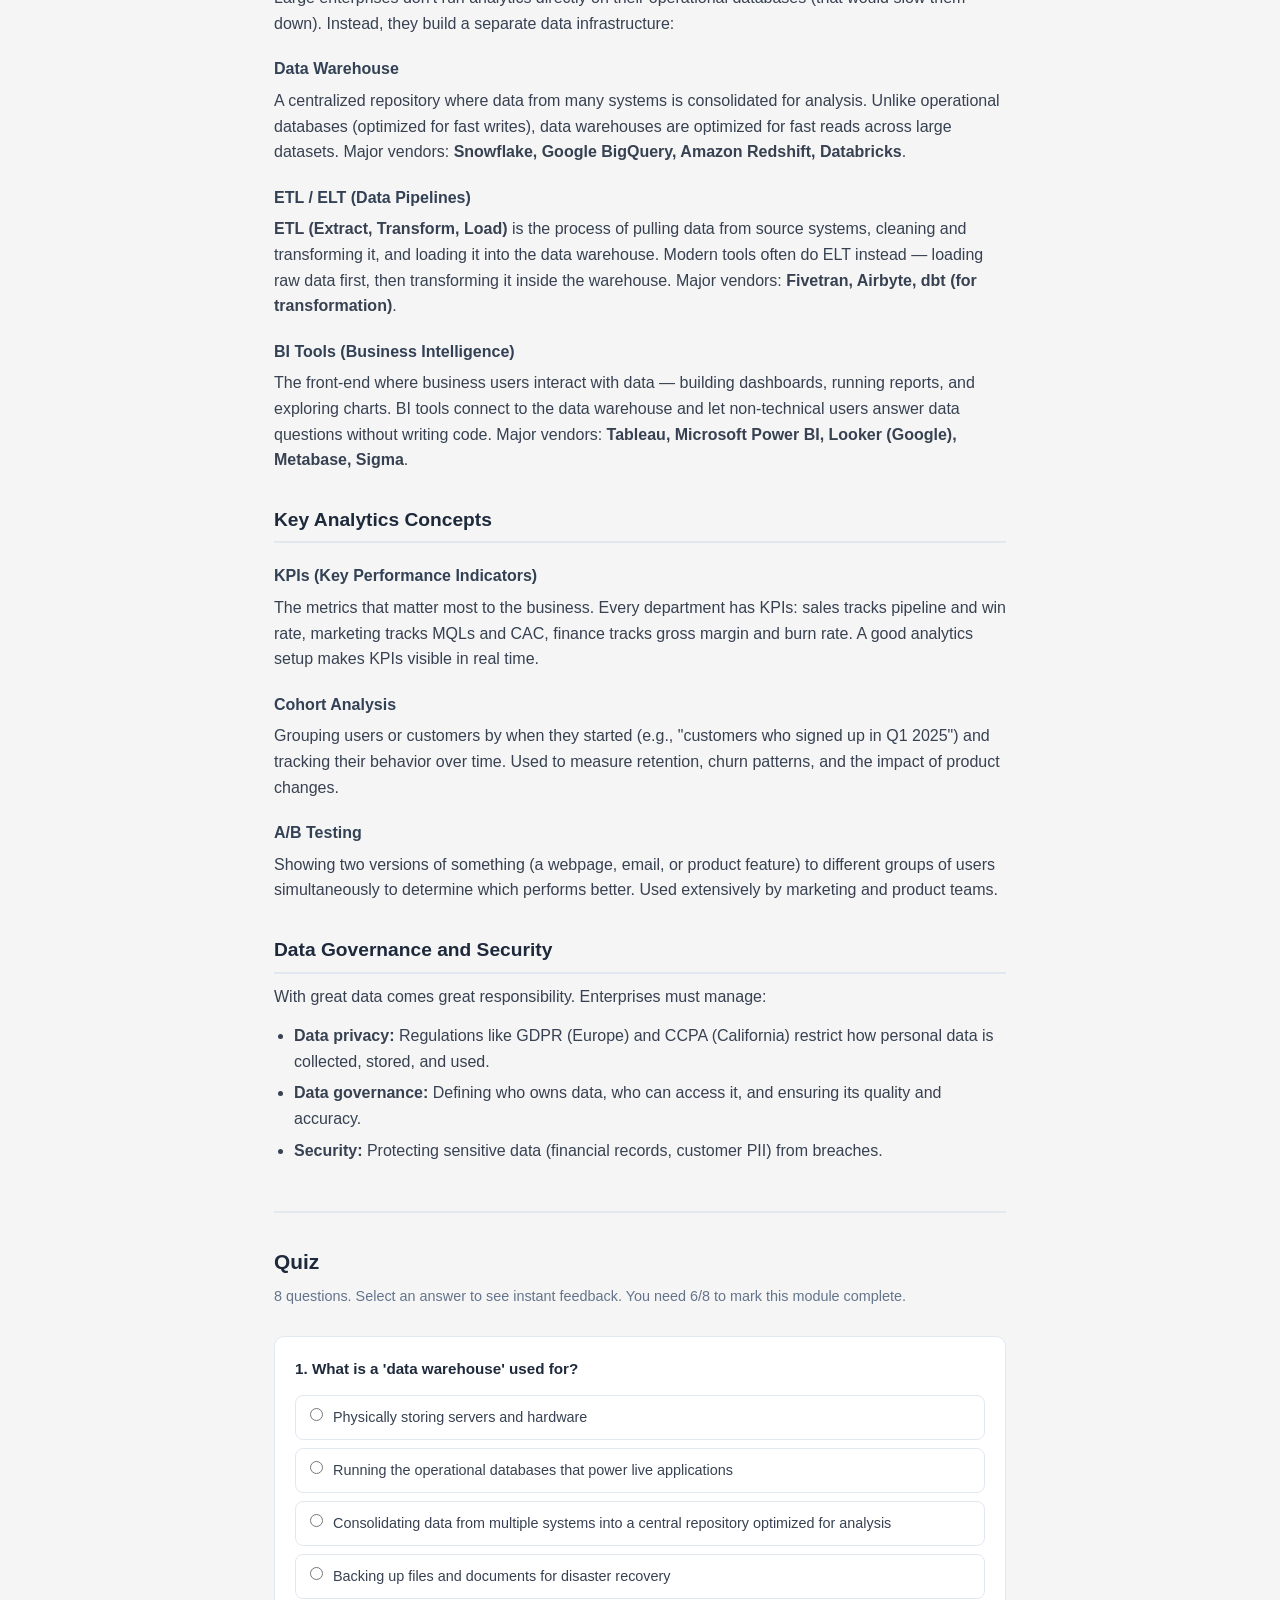
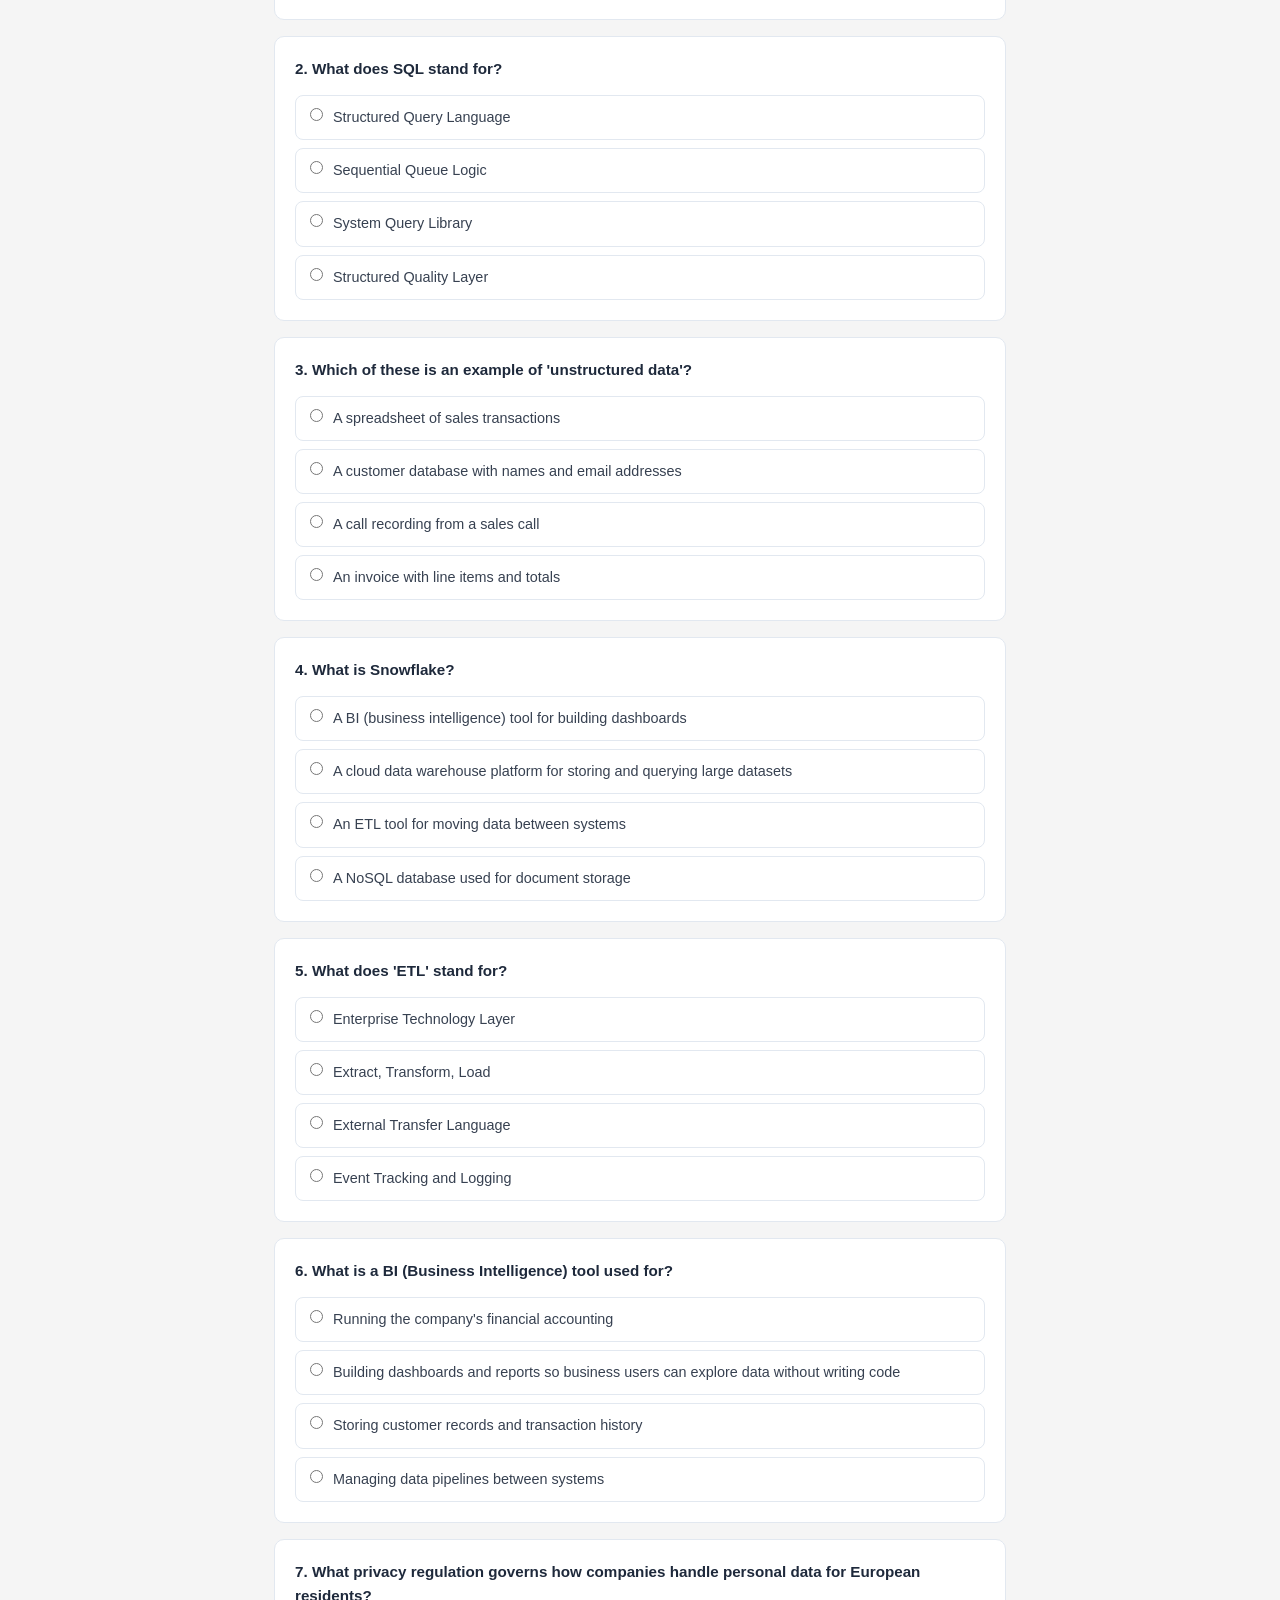
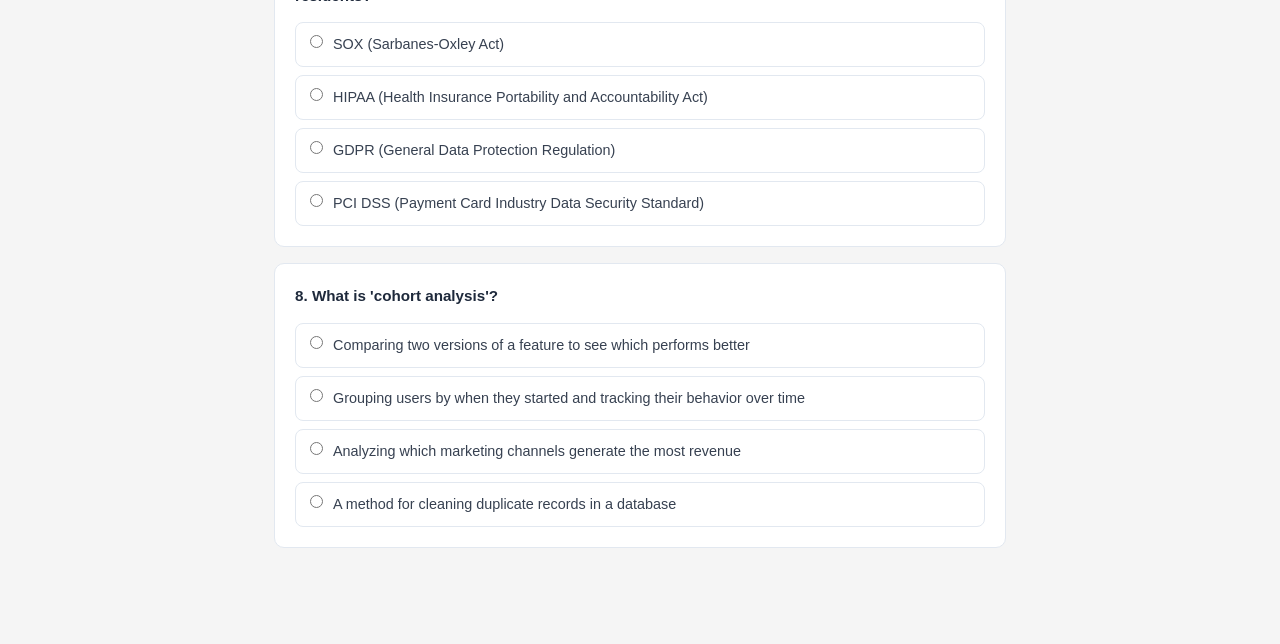
<file: module8.html>
<!DOCTYPE html>
<html lang="en">
<head>
  <meta charset="UTF-8" />
  <meta name="viewport" content="width=device-width, initial-scale=1.0" />
  <title>Module 8: Data, Databases & Analytics</title>
  <link rel="stylesheet" href="styles.css" />
</head>
<body>

<header class="site-header">
  <h1>Enterprise Software Learning</h1>
  <p>10 modules to understand how B2B business software works</p>
</header>

<main class="page">

  <a href="index.html" class="back-link">&#8592; Back to all modules</a>

  <div class="module-header">
    <div class="tag">Module 8</div>
    <h1>Data, Databases &amp; Analytics</h1>
    <p class="meta">~15 min read &nbsp;·&nbsp; 8-question quiz</p>
  </div>

  <div class="content">

    <h2>Why Data Matters in Enterprise</h2>
    <p>Every enterprise system — the CRM, ERP, marketing platform, e-commerce site — generates data constantly. Transactions, customer interactions, inventory movements, website visits, support tickets. The ability to collect, store, and analyze this data is what separates companies that make decisions based on facts from those that rely on gut instinct.</p>
    <p>Data infrastructure is now considered a strategic asset. Companies invest heavily in data warehouses, analytics tools, and data science teams to turn raw data into actionable insights.</p>

    <div class="callout">
      <strong>Data is the new oil — but only if you can refine it</strong>
      Raw data sitting in disconnected systems is nearly worthless. The value comes from bringing it together, cleaning it, and building the tools that let business users ask questions and get answers. This is the job of the modern data stack.
    </div>

    <h2>Types of Data</h2>

    <h3>Structured Data</h3>
    <p>Data organized in rows and columns — like a spreadsheet or a database table. Sales transactions, customer records, and financial entries are structured data. It's easy to query and analyze using standard tools.</p>

    <h3>Unstructured Data</h3>
    <p>Data without a predefined format: emails, documents, images, video, social media posts, and call recordings. Unstructured data makes up the vast majority of enterprise data but is harder to analyze. AI and machine learning are increasingly used to extract value from it.</p>

    <h3>Semi-structured Data</h3>
    <p>Data with some organization but not a rigid schema — like JSON files, XML, or log files. APIs typically return data in JSON format, which is semi-structured.</p>

    <h2>Databases</h2>
    <p>A <strong>database</strong> is an organized collection of data that can be queried and updated efficiently. There are two main categories:</p>

    <h3>Relational Databases (SQL)</h3>
    <p>Store data in tables with rows and columns. Relationships between tables are defined by keys. You query them using <strong>SQL (Structured Query Language)</strong>. Relational databases are the backbone of most enterprise systems. Major vendors: <strong>PostgreSQL, MySQL, Microsoft SQL Server, Oracle Database</strong>.</p>

    <h3>Non-relational Databases (NoSQL)</h3>
    <p>Designed for flexibility and scale — storing data as documents, key-value pairs, or graphs rather than rigid tables. Used when the data structure varies or the volume is enormous. Major vendors: <strong>MongoDB, DynamoDB (AWS), Cassandra, Redis</strong>.</p>

    <h2>The Modern Data Stack</h2>
    <p>Large enterprises don't run analytics directly on their operational databases (that would slow them down). Instead, they build a separate data infrastructure:</p>

    <h3>Data Warehouse</h3>
    <p>A centralized repository where data from many systems is consolidated for analysis. Unlike operational databases (optimized for fast writes), data warehouses are optimized for fast reads across large datasets. Major vendors: <strong>Snowflake, Google BigQuery, Amazon Redshift, Databricks</strong>.</p>

    <h3>ETL / ELT (Data Pipelines)</h3>
    <p><strong>ETL (Extract, Transform, Load)</strong> is the process of pulling data from source systems, cleaning and transforming it, and loading it into the data warehouse. Modern tools often do ELT instead — loading raw data first, then transforming it inside the warehouse. Major vendors: <strong>Fivetran, Airbyte, dbt (for transformation)</strong>.</p>

    <h3>BI Tools (Business Intelligence)</h3>
    <p>The front-end where business users interact with data — building dashboards, running reports, and exploring charts. BI tools connect to the data warehouse and let non-technical users answer data questions without writing code. Major vendors: <strong>Tableau, Microsoft Power BI, Looker (Google), Metabase, Sigma</strong>.</p>

    <h2>Key Analytics Concepts</h2>

    <h3>KPIs (Key Performance Indicators)</h3>
    <p>The metrics that matter most to the business. Every department has KPIs: sales tracks pipeline and win rate, marketing tracks MQLs and CAC, finance tracks gross margin and burn rate. A good analytics setup makes KPIs visible in real time.</p>

    <h3>Cohort Analysis</h3>
    <p>Grouping users or customers by when they started (e.g., "customers who signed up in Q1 2025") and tracking their behavior over time. Used to measure retention, churn patterns, and the impact of product changes.</p>

    <h3>A/B Testing</h3>
    <p>Showing two versions of something (a webpage, email, or product feature) to different groups of users simultaneously to determine which performs better. Used extensively by marketing and product teams.</p>

    <h2>Data Governance and Security</h2>
    <p>With great data comes great responsibility. Enterprises must manage:</p>
    <ul>
      <li><strong>Data privacy:</strong> Regulations like GDPR (Europe) and CCPA (California) restrict how personal data is collected, stored, and used.</li>
      <li><strong>Data governance:</strong> Defining who owns data, who can access it, and ensuring its quality and accuracy.</li>
      <li><strong>Security:</strong> Protecting sensitive data (financial records, customer PII) from breaches.</li>
    </ul>

  </div>

  <div class="quiz-section">
    <h2>Quiz</h2>
    <p class="quiz-intro">8 questions. Select an answer to see instant feedback. You need 6/8 to mark this module complete.</p>
    <div id="quizContainer"></div>
    <div class="quiz-results" id="quizResults">
      <div class="score" id="scoreDisplay"></div>
      <div class="score-label">correct answers</div>
      <div class="result-msg" id="resultMsg"></div>
      <div class="btn-row">
        <button class="btn btn-outline" onclick="resetQuiz()">Retake Quiz</button>
        <button class="btn btn-success" id="completeBtn" onclick="markComplete()" style="display:none">
          Mark Module Complete &#10003;
        </button>
        <a href="index.html" class="btn btn-outline">Back to Home</a>
      </div>
    </div>
  </div>

</main>

<script>
  const questions = [
    {
      q: "What is a 'data warehouse' used for?",
      options: [
        "Physically storing servers and hardware",
        "Running the operational databases that power live applications",
        "Consolidating data from multiple systems into a central repository optimized for analysis",
        "Backing up files and documents for disaster recovery"
      ],
      correct: 2,
      explanation: "A data warehouse consolidates data from many source systems (CRM, ERP, marketing tools) into one place, optimized for fast analytical queries. Unlike operational databases, they're built for reporting and analysis."
    },
    {
      q: "What does SQL stand for?",
      options: [
        "Structured Query Language",
        "Sequential Queue Logic",
        "System Query Library",
        "Structured Quality Layer"
      ],
      correct: 0,
      explanation: "SQL (Structured Query Language) is the standard language for querying relational databases. It's used to retrieve, insert, update, and delete data stored in tables."
    },
    {
      q: "Which of these is an example of 'unstructured data'?",
      options: [
        "A spreadsheet of sales transactions",
        "A customer database with names and email addresses",
        "A call recording from a sales call",
        "An invoice with line items and totals"
      ],
      correct: 2,
      explanation: "Unstructured data has no predefined format — call recordings, emails, images, and documents are classic examples. They contain valuable information but are harder to analyze than structured data in rows and columns."
    },
    {
      q: "What is Snowflake?",
      options: [
        "A BI (business intelligence) tool for building dashboards",
        "A cloud data warehouse platform for storing and querying large datasets",
        "An ETL tool for moving data between systems",
        "A NoSQL database used for document storage"
      ],
      correct: 1,
      explanation: "Snowflake is one of the most popular cloud data warehouse platforms. Companies use it to centralize data from many systems and run analytical queries at scale."
    },
    {
      q: "What does 'ETL' stand for?",
      options: [
        "Enterprise Technology Layer",
        "Extract, Transform, Load",
        "External Transfer Language",
        "Event Tracking and Logging"
      ],
      correct: 1,
      explanation: "ETL (Extract, Transform, Load) is the process of pulling data from source systems, cleaning and reshaping it, and loading it into a data warehouse. Modern tools often flip this to ELT — loading raw data first, then transforming."
    },
    {
      q: "What is a BI (Business Intelligence) tool used for?",
      options: [
        "Running the company's financial accounting",
        "Building dashboards and reports so business users can explore data without writing code",
        "Storing customer records and transaction history",
        "Managing data pipelines between systems"
      ],
      correct: 1,
      explanation: "BI tools like Tableau, Power BI, and Looker let non-technical business users explore data, build dashboards, and generate reports by connecting to the data warehouse — no SQL required."
    },
    {
      q: "What privacy regulation governs how companies handle personal data for European residents?",
      options: [
        "SOX (Sarbanes-Oxley Act)",
        "HIPAA (Health Insurance Portability and Accountability Act)",
        "GDPR (General Data Protection Regulation)",
        "PCI DSS (Payment Card Industry Data Security Standard)"
      ],
      correct: 2,
      explanation: "GDPR (General Data Protection Regulation) is the EU regulation governing how companies collect, store, and use personal data of European residents. Non-compliance can result in large fines."
    },
    {
      q: "What is 'cohort analysis'?",
      options: [
        "Comparing two versions of a feature to see which performs better",
        "Grouping users by when they started and tracking their behavior over time",
        "Analyzing which marketing channels generate the most revenue",
        "A method for cleaning duplicate records in a database"
      ],
      correct: 1,
      explanation: "Cohort analysis groups users or customers by a shared characteristic (usually when they joined) and tracks their behavior over time. It's used to measure retention, churn patterns, and how product changes affect different groups of users."
    }
  ];

  let answered = new Array(questions.length).fill(false);
  let correct = new Array(questions.length).fill(false);

  function buildQuiz() {
    const container = document.getElementById("quizContainer");
    container.innerHTML = "";
    answered = new Array(questions.length).fill(false);
    correct = new Array(questions.length).fill(false);
    questions.forEach((q, qi) => {
      const block = document.createElement("div");
      block.className = "question-block";
      const opts = q.options.map((opt, oi) => `
        <label class="option" id="q${qi}_o${oi}">
          <input type="radio" name="q${qi}" value="${oi}" onchange="handleAnswer(${qi}, ${oi})" />
          ${opt}
        </label>
      `).join("");
      block.innerHTML = `<div class="question-text">${qi + 1}. ${q.q}</div><div class="options">${opts}</div><div class="explanation" id="exp${qi}">${q.explanation}</div>`;
      container.appendChild(block);
    });
    document.getElementById("quizResults").classList.remove("show");
  }

  function handleAnswer(qi, chosen) {
    if (answered[qi]) return;
    answered[qi] = true;
    const q = questions[qi];
    const isCorrect = chosen === q.correct;
    correct[qi] = isCorrect;
    q.options.forEach((_, oi) => {
      const el = document.getElementById(`q${qi}_o${oi}`);
      el.classList.add("disabled");
      if (oi === q.correct) el.classList.add("correct");
      else if (oi === chosen && !isCorrect) el.classList.add("wrong");
    });
    document.getElementById("exp" + qi).classList.add("show");
    if (answered.every(Boolean)) showResults();
  }

  function showResults() {
    const total = correct.filter(Boolean).length;
    const passed = total >= 6;
    document.getElementById("scoreDisplay").textContent = `${total} / ${questions.length}`;
    const msg = document.getElementById("resultMsg");
    msg.textContent = passed ? "Great work — module passed!" : "Keep studying and give it another try.";
    msg.className = "result-msg " + (passed ? "pass" : "fail");
    document.getElementById("quizResults").classList.add("show");
    if (passed) document.getElementById("completeBtn").style.display = "inline-block";
  }

  function resetQuiz() { buildQuiz(); }

  function markComplete() {
    const completed = JSON.parse(localStorage.getItem("completedModules") || "[]");
    if (!completed.includes(8)) { completed.push(8); localStorage.setItem("completedModules", JSON.stringify(completed)); }
    window.location.href = "index.html";
  }

  buildQuiz();
</script>

</body>
</html>
</file>
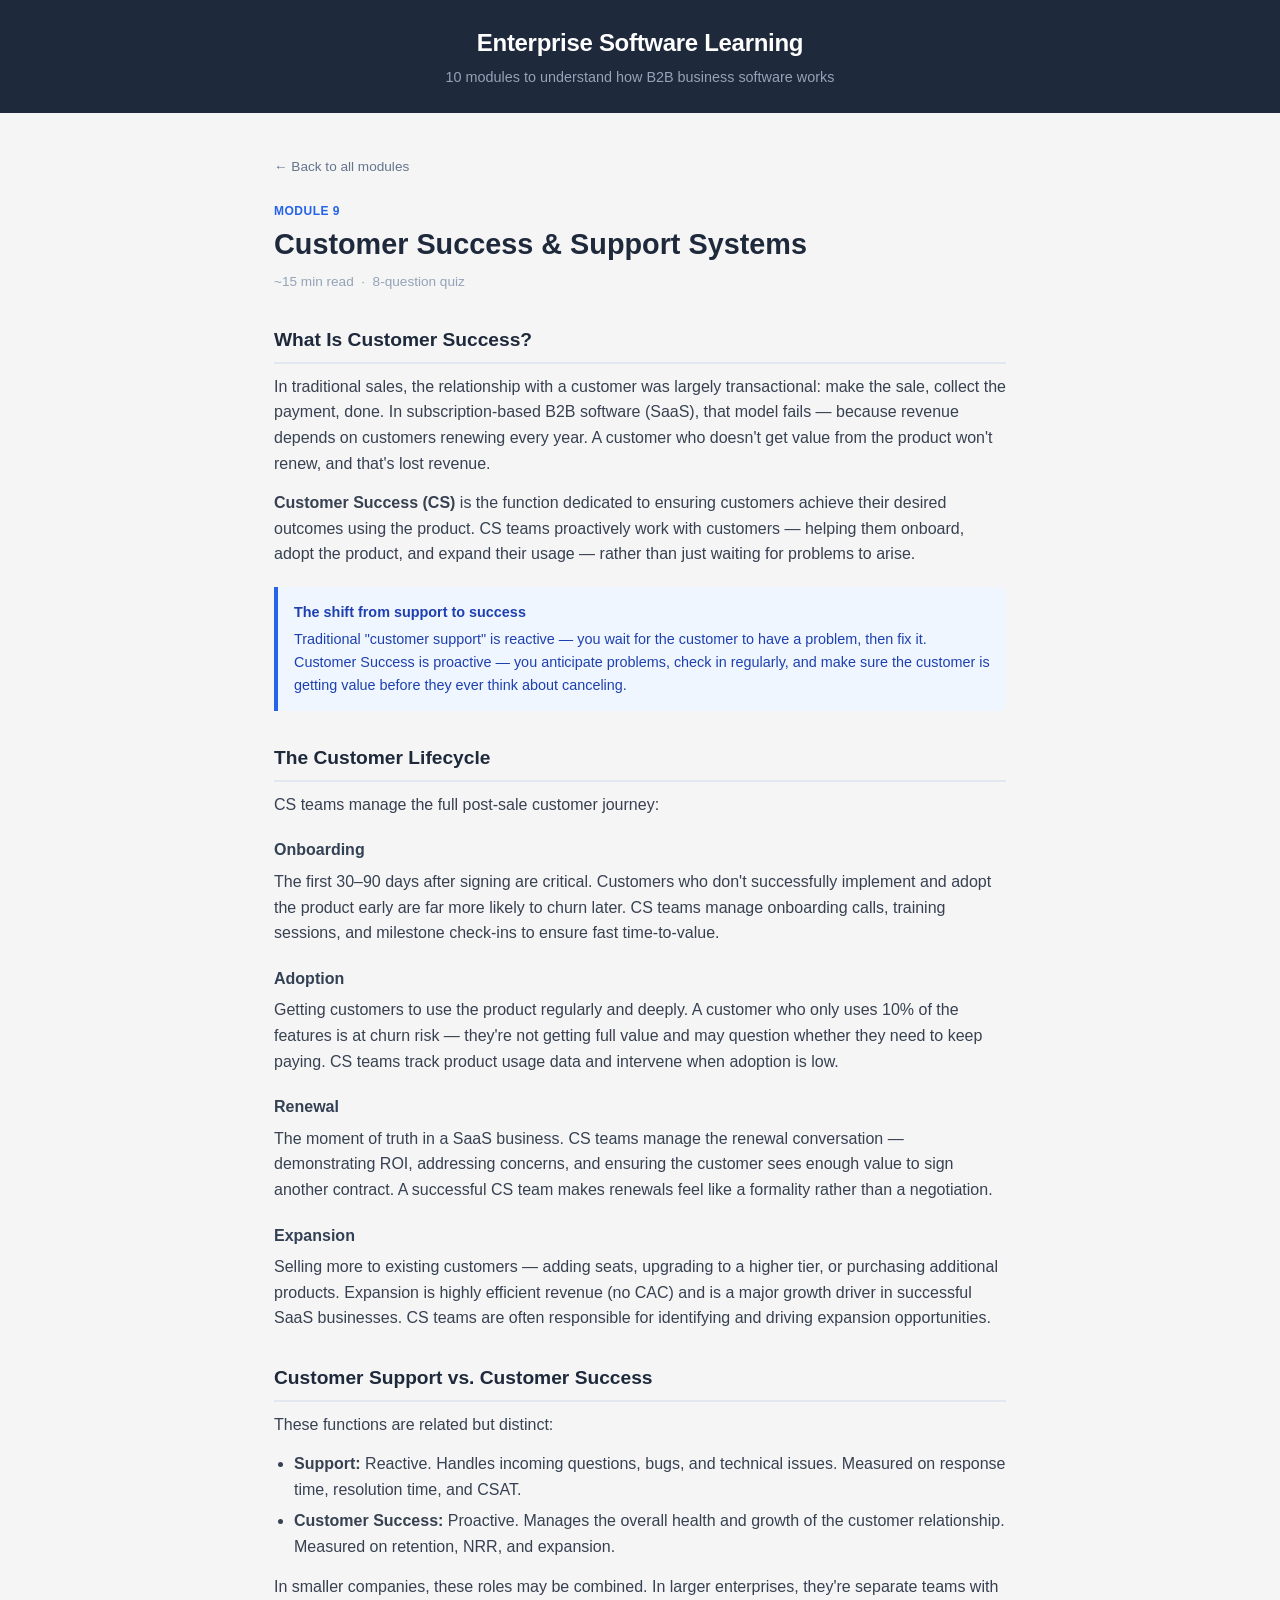
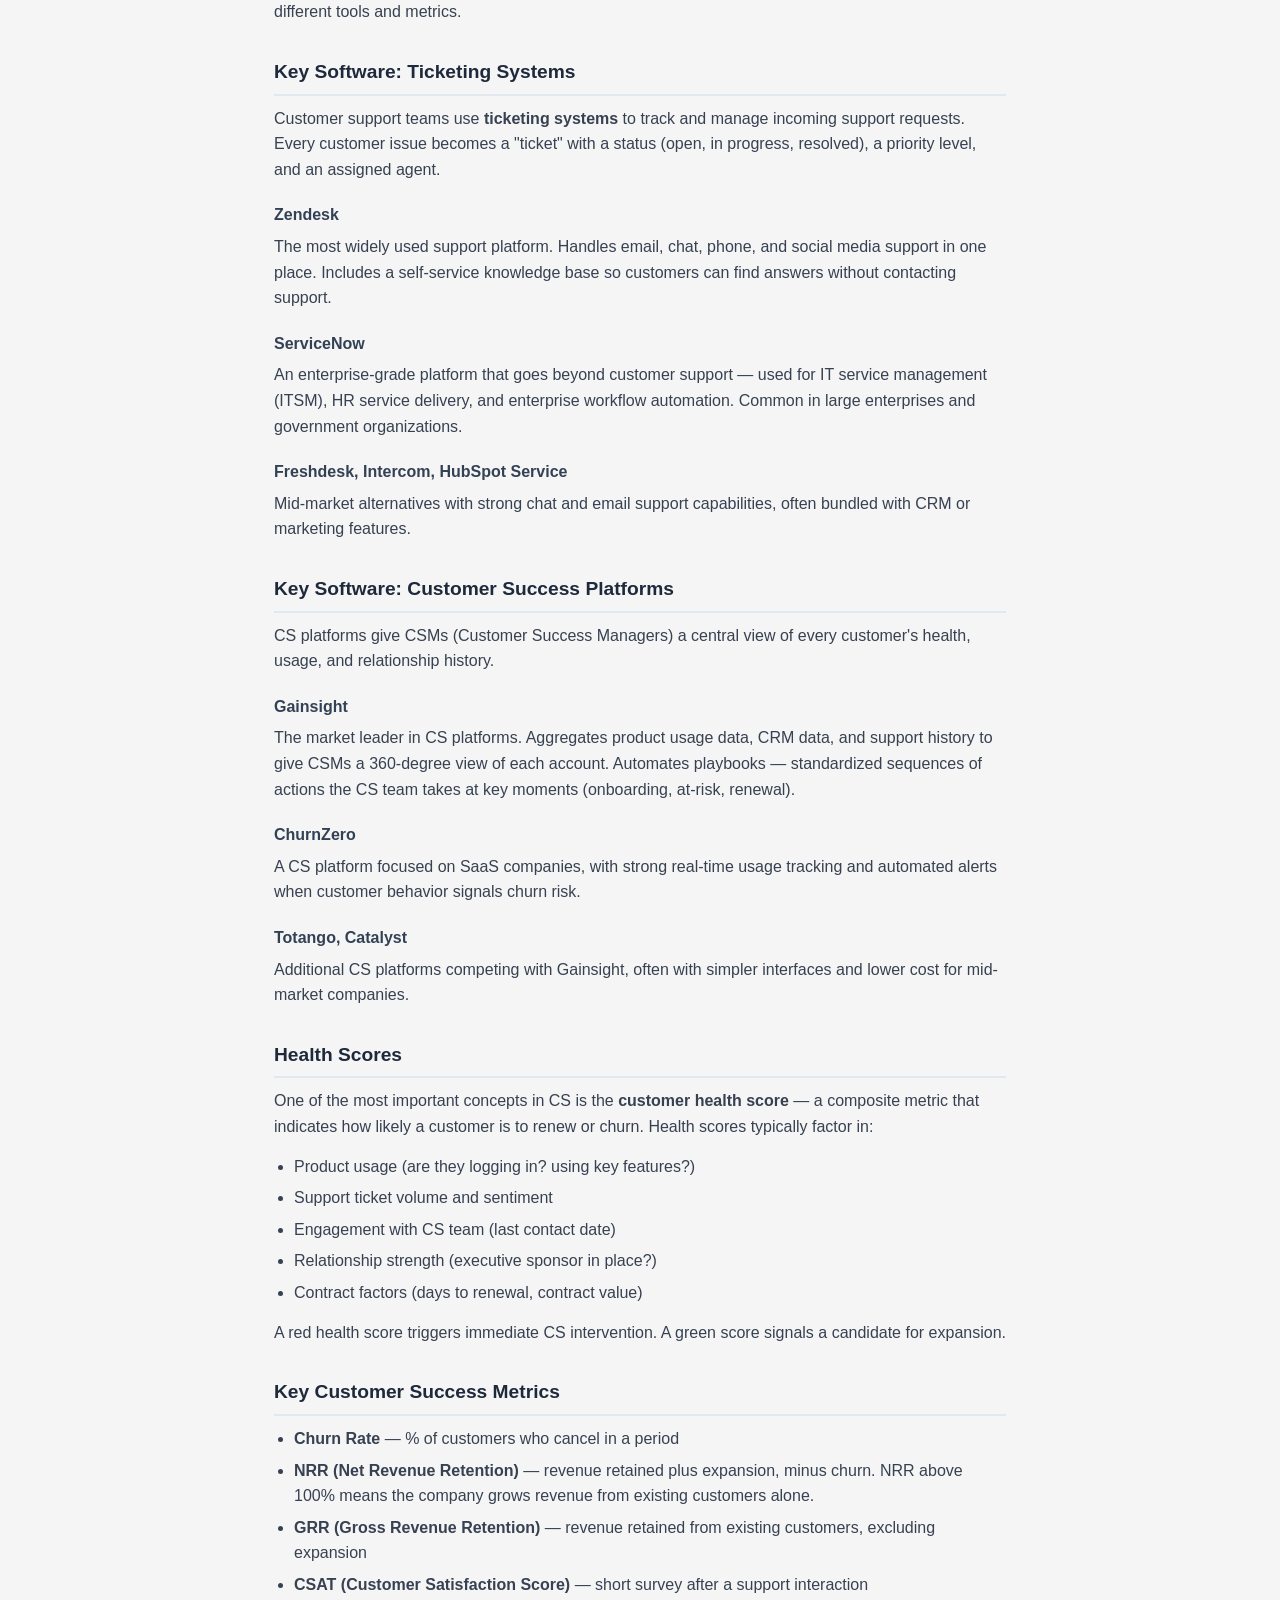
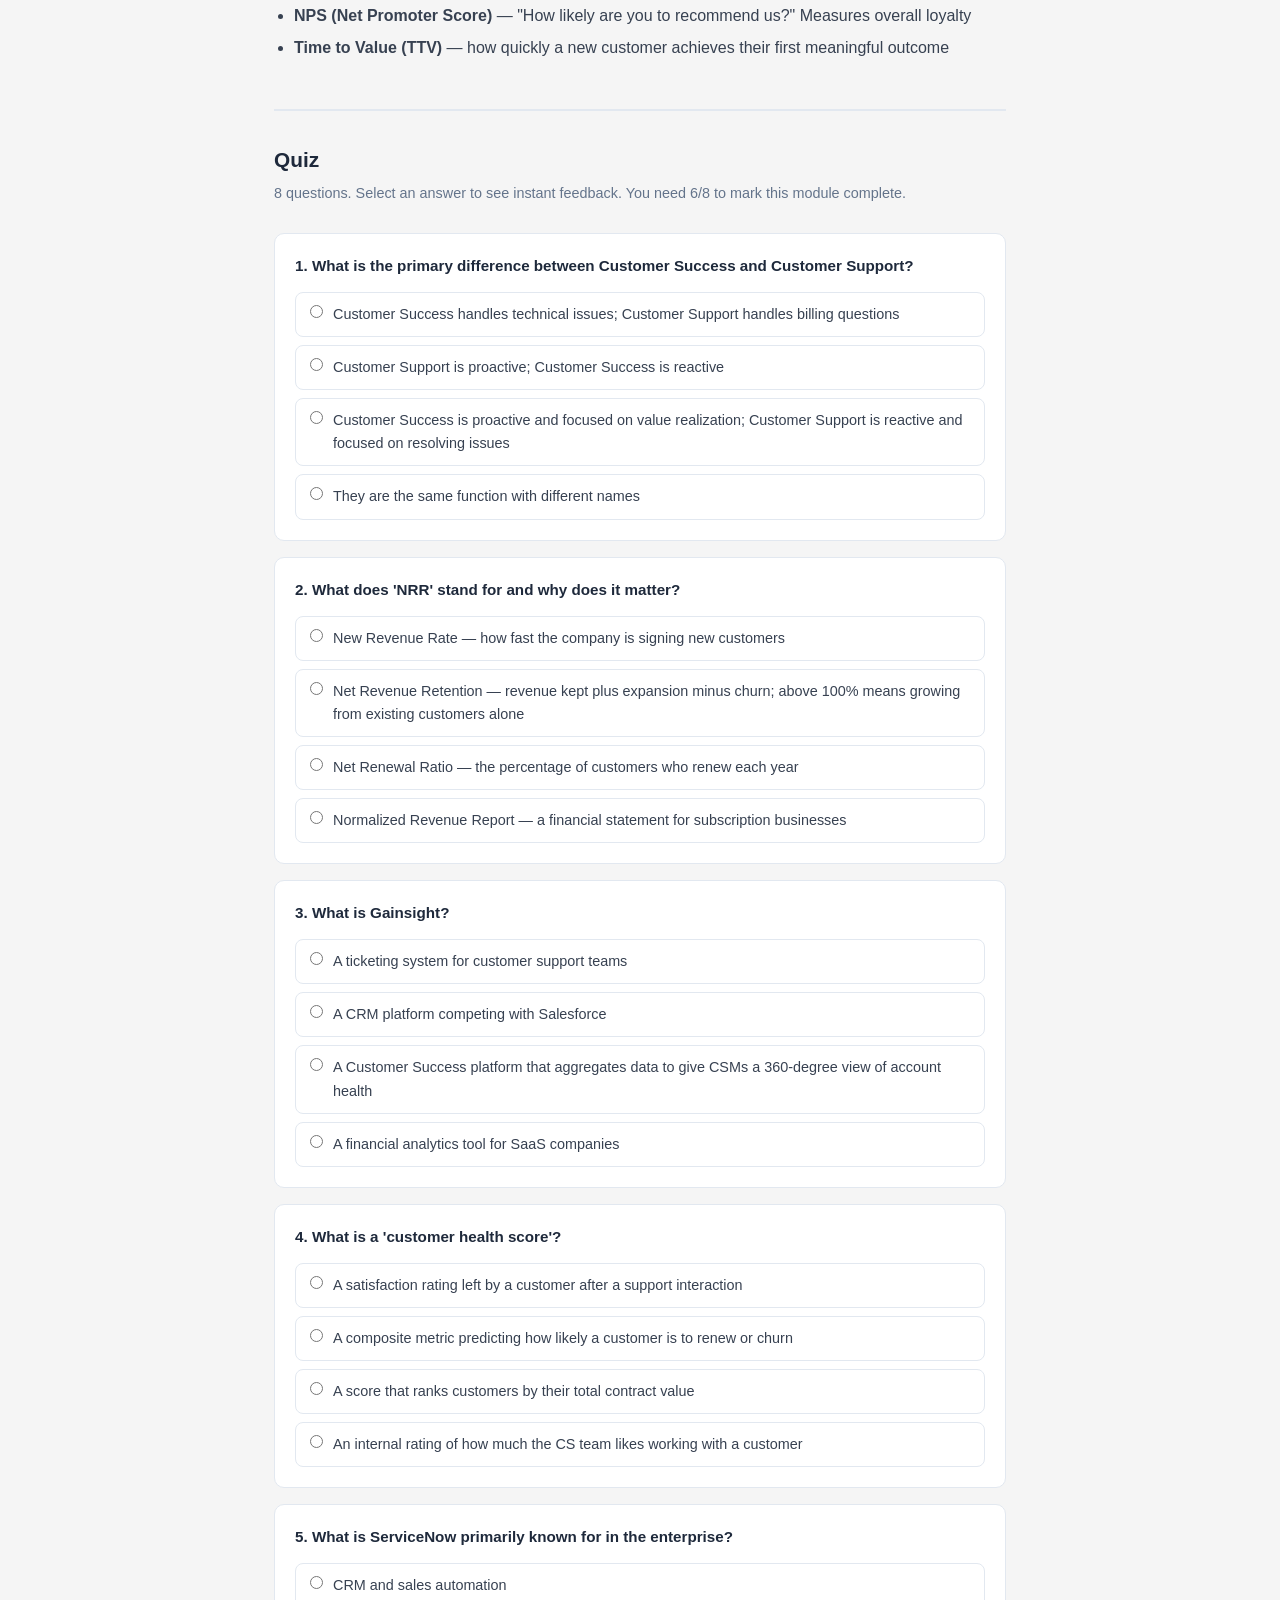
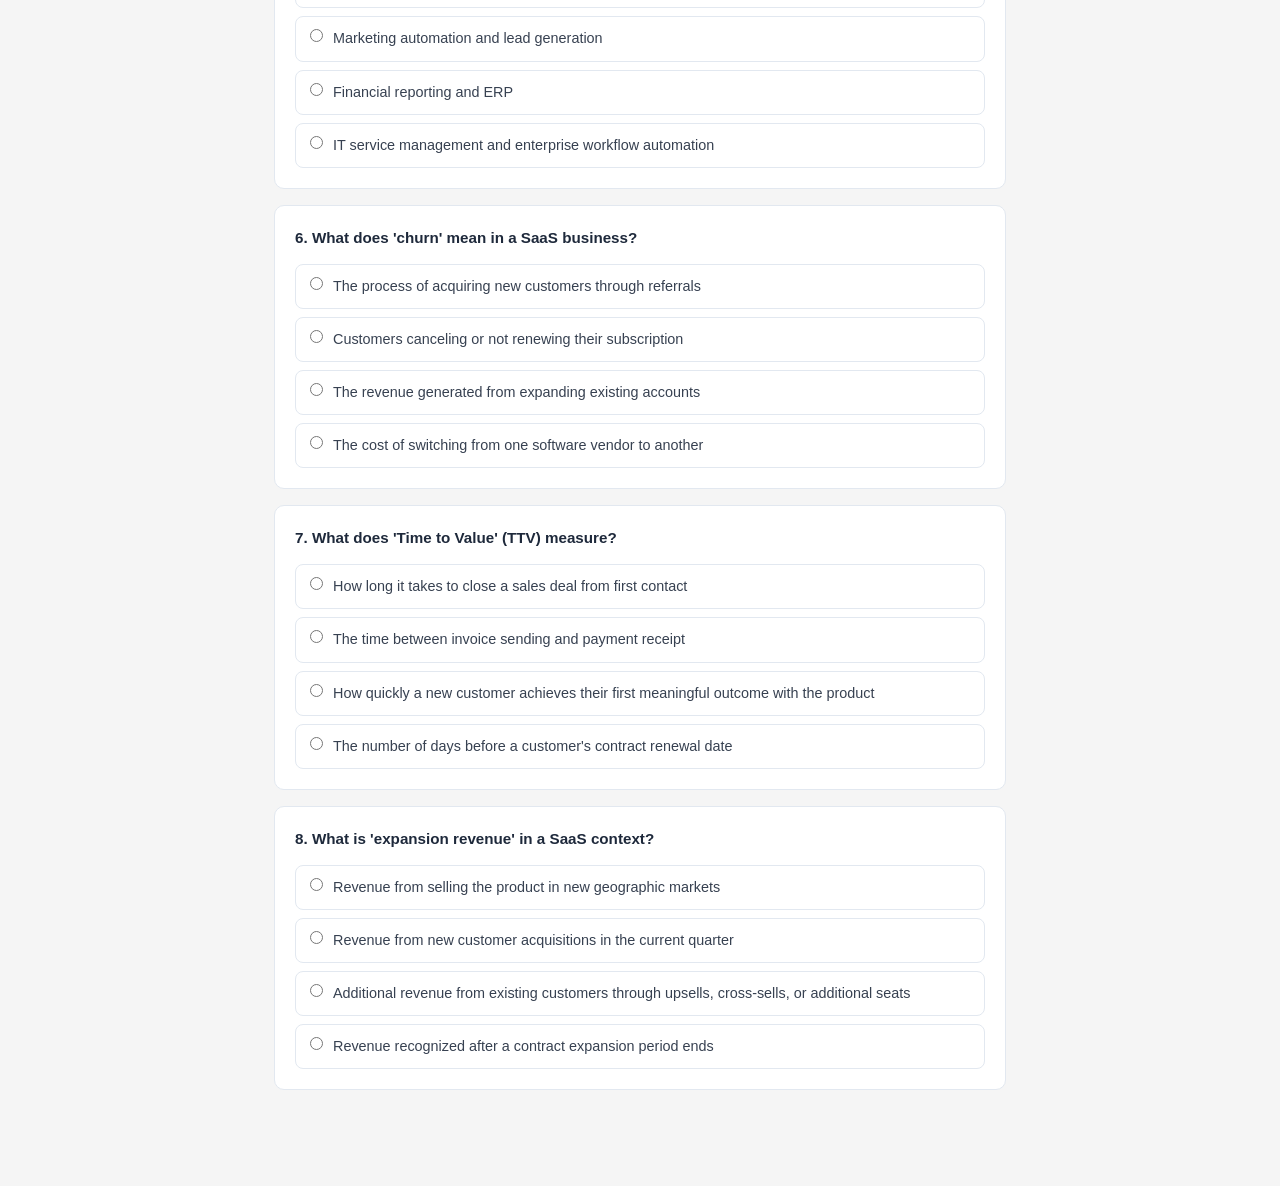
<file: module9.html>
<!DOCTYPE html>
<html lang="en">
<head>
  <meta charset="UTF-8" />
  <meta name="viewport" content="width=device-width, initial-scale=1.0" />
  <title>Module 9: Customer Success & Support Systems</title>
  <link rel="stylesheet" href="styles.css" />
</head>
<body>

<header class="site-header">
  <h1>Enterprise Software Learning</h1>
  <p>10 modules to understand how B2B business software works</p>
</header>

<main class="page">

  <a href="index.html" class="back-link">&#8592; Back to all modules</a>

  <div class="module-header">
    <div class="tag">Module 9</div>
    <h1>Customer Success &amp; Support Systems</h1>
    <p class="meta">~15 min read &nbsp;·&nbsp; 8-question quiz</p>
  </div>

  <div class="content">

    <h2>What Is Customer Success?</h2>
    <p>In traditional sales, the relationship with a customer was largely transactional: make the sale, collect the payment, done. In subscription-based B2B software (SaaS), that model fails — because revenue depends on customers renewing every year. A customer who doesn't get value from the product won't renew, and that's lost revenue.</p>
    <p><strong>Customer Success (CS)</strong> is the function dedicated to ensuring customers achieve their desired outcomes using the product. CS teams proactively work with customers — helping them onboard, adopt the product, and expand their usage — rather than just waiting for problems to arise.</p>

    <div class="callout">
      <strong>The shift from support to success</strong>
      Traditional "customer support" is reactive — you wait for the customer to have a problem, then fix it. Customer Success is proactive — you anticipate problems, check in regularly, and make sure the customer is getting value before they ever think about canceling.
    </div>

    <h2>The Customer Lifecycle</h2>
    <p>CS teams manage the full post-sale customer journey:</p>

    <h3>Onboarding</h3>
    <p>The first 30–90 days after signing are critical. Customers who don't successfully implement and adopt the product early are far more likely to churn later. CS teams manage onboarding calls, training sessions, and milestone check-ins to ensure fast time-to-value.</p>

    <h3>Adoption</h3>
    <p>Getting customers to use the product regularly and deeply. A customer who only uses 10% of the features is at churn risk — they're not getting full value and may question whether they need to keep paying. CS teams track product usage data and intervene when adoption is low.</p>

    <h3>Renewal</h3>
    <p>The moment of truth in a SaaS business. CS teams manage the renewal conversation — demonstrating ROI, addressing concerns, and ensuring the customer sees enough value to sign another contract. A successful CS team makes renewals feel like a formality rather than a negotiation.</p>

    <h3>Expansion</h3>
    <p>Selling more to existing customers — adding seats, upgrading to a higher tier, or purchasing additional products. Expansion is highly efficient revenue (no CAC) and is a major growth driver in successful SaaS businesses. CS teams are often responsible for identifying and driving expansion opportunities.</p>

    <h2>Customer Support vs. Customer Success</h2>
    <p>These functions are related but distinct:</p>
    <ul>
      <li><strong>Support:</strong> Reactive. Handles incoming questions, bugs, and technical issues. Measured on response time, resolution time, and CSAT.</li>
      <li><strong>Customer Success:</strong> Proactive. Manages the overall health and growth of the customer relationship. Measured on retention, NRR, and expansion.</li>
    </ul>
    <p>In smaller companies, these roles may be combined. In larger enterprises, they're separate teams with different tools and metrics.</p>

    <h2>Key Software: Ticketing Systems</h2>
    <p>Customer support teams use <strong>ticketing systems</strong> to track and manage incoming support requests. Every customer issue becomes a "ticket" with a status (open, in progress, resolved), a priority level, and an assigned agent.</p>

    <h3>Zendesk</h3>
    <p>The most widely used support platform. Handles email, chat, phone, and social media support in one place. Includes a self-service knowledge base so customers can find answers without contacting support.</p>

    <h3>ServiceNow</h3>
    <p>An enterprise-grade platform that goes beyond customer support — used for IT service management (ITSM), HR service delivery, and enterprise workflow automation. Common in large enterprises and government organizations.</p>

    <h3>Freshdesk, Intercom, HubSpot Service</h3>
    <p>Mid-market alternatives with strong chat and email support capabilities, often bundled with CRM or marketing features.</p>

    <h2>Key Software: Customer Success Platforms</h2>
    <p>CS platforms give CSMs (Customer Success Managers) a central view of every customer's health, usage, and relationship history.</p>

    <h3>Gainsight</h3>
    <p>The market leader in CS platforms. Aggregates product usage data, CRM data, and support history to give CSMs a 360-degree view of each account. Automates playbooks — standardized sequences of actions the CS team takes at key moments (onboarding, at-risk, renewal).</p>

    <h3>ChurnZero</h3>
    <p>A CS platform focused on SaaS companies, with strong real-time usage tracking and automated alerts when customer behavior signals churn risk.</p>

    <h3>Totango, Catalyst</h3>
    <p>Additional CS platforms competing with Gainsight, often with simpler interfaces and lower cost for mid-market companies.</p>

    <h2>Health Scores</h2>
    <p>One of the most important concepts in CS is the <strong>customer health score</strong> — a composite metric that indicates how likely a customer is to renew or churn. Health scores typically factor in:</p>
    <ul>
      <li>Product usage (are they logging in? using key features?)</li>
      <li>Support ticket volume and sentiment</li>
      <li>Engagement with CS team (last contact date)</li>
      <li>Relationship strength (executive sponsor in place?)</li>
      <li>Contract factors (days to renewal, contract value)</li>
    </ul>
    <p>A red health score triggers immediate CS intervention. A green score signals a candidate for expansion.</p>

    <h2>Key Customer Success Metrics</h2>
    <ul>
      <li><strong>Churn Rate</strong> — % of customers who cancel in a period</li>
      <li><strong>NRR (Net Revenue Retention)</strong> — revenue retained plus expansion, minus churn. NRR above 100% means the company grows revenue from existing customers alone.</li>
      <li><strong>GRR (Gross Revenue Retention)</strong> — revenue retained from existing customers, excluding expansion</li>
      <li><strong>CSAT (Customer Satisfaction Score)</strong> — short survey after a support interaction</li>
      <li><strong>NPS (Net Promoter Score)</strong> — "How likely are you to recommend us?" Measures overall loyalty</li>
      <li><strong>Time to Value (TTV)</strong> — how quickly a new customer achieves their first meaningful outcome</li>
    </ul>

  </div>

  <div class="quiz-section">
    <h2>Quiz</h2>
    <p class="quiz-intro">8 questions. Select an answer to see instant feedback. You need 6/8 to mark this module complete.</p>
    <div id="quizContainer"></div>
    <div class="quiz-results" id="quizResults">
      <div class="score" id="scoreDisplay"></div>
      <div class="score-label">correct answers</div>
      <div class="result-msg" id="resultMsg"></div>
      <div class="btn-row">
        <button class="btn btn-outline" onclick="resetQuiz()">Retake Quiz</button>
        <button class="btn btn-success" id="completeBtn" onclick="markComplete()" style="display:none">
          Mark Module Complete &#10003;
        </button>
        <a href="index.html" class="btn btn-outline">Back to Home</a>
      </div>
    </div>
  </div>

</main>

<script>
  const questions = [
    {
      q: "What is the primary difference between Customer Success and Customer Support?",
      options: [
        "Customer Success handles technical issues; Customer Support handles billing questions",
        "Customer Support is proactive; Customer Success is reactive",
        "Customer Success is proactive and focused on value realization; Customer Support is reactive and focused on resolving issues",
        "They are the same function with different names"
      ],
      correct: 2,
      explanation: "Customer Support is reactive — responding to problems as they arise. Customer Success is proactive — checking in with customers, tracking their adoption, and ensuring they get value before problems emerge."
    },
    {
      q: "What does 'NRR' stand for and why does it matter?",
      options: [
        "New Revenue Rate — how fast the company is signing new customers",
        "Net Revenue Retention — revenue kept plus expansion minus churn; above 100% means growing from existing customers alone",
        "Net Renewal Ratio — the percentage of customers who renew each year",
        "Normalized Revenue Report — a financial statement for subscription businesses"
      ],
      correct: 1,
      explanation: "NRR (Net Revenue Retention) measures how much revenue is retained from existing customers after accounting for churn and expansion. An NRR above 100% means the company grows revenue even without adding new customers."
    },
    {
      q: "What is Gainsight?",
      options: [
        "A ticketing system for customer support teams",
        "A CRM platform competing with Salesforce",
        "A Customer Success platform that aggregates data to give CSMs a 360-degree view of account health",
        "A financial analytics tool for SaaS companies"
      ],
      correct: 2,
      explanation: "Gainsight is the leading Customer Success platform. It pulls in CRM data, product usage, and support history to give CS teams a complete picture of each customer's health and automates playbooks for key lifecycle moments."
    },
    {
      q: "What is a 'customer health score'?",
      options: [
        "A satisfaction rating left by a customer after a support interaction",
        "A composite metric predicting how likely a customer is to renew or churn",
        "A score that ranks customers by their total contract value",
        "An internal rating of how much the CS team likes working with a customer"
      ],
      correct: 1,
      explanation: "A health score is a composite metric — combining product usage, support activity, engagement, and contract factors — that indicates whether a customer is thriving or at churn risk. Red triggers intervention; green signals expansion potential."
    },
    {
      q: "What is ServiceNow primarily known for in the enterprise?",
      options: [
        "CRM and sales automation",
        "Marketing automation and lead generation",
        "Financial reporting and ERP",
        "IT service management and enterprise workflow automation"
      ],
      correct: 3,
      explanation: "ServiceNow is an enterprise platform primarily used for IT Service Management (ITSM) — managing IT tickets, change requests, and incidents. It also extends to HR, facilities, and broader enterprise workflow automation."
    },
    {
      q: "What does 'churn' mean in a SaaS business?",
      options: [
        "The process of acquiring new customers through referrals",
        "Customers canceling or not renewing their subscription",
        "The revenue generated from expanding existing accounts",
        "The cost of switching from one software vendor to another"
      ],
      correct: 1,
      explanation: "Churn refers to customers who cancel their subscription or don't renew. In a subscription business, churn directly erodes the revenue base — high churn can undermine growth even when new sales are strong."
    },
    {
      q: "What does 'Time to Value' (TTV) measure?",
      options: [
        "How long it takes to close a sales deal from first contact",
        "The time between invoice sending and payment receipt",
        "How quickly a new customer achieves their first meaningful outcome with the product",
        "The number of days before a customer's contract renewal date"
      ],
      correct: 2,
      explanation: "Time to Value (TTV) measures how quickly a new customer achieves their first meaningful outcome — the moment the product starts delivering real benefit. Shortening TTV reduces early churn risk and builds customer loyalty."
    },
    {
      q: "What is 'expansion revenue' in a SaaS context?",
      options: [
        "Revenue from selling the product in new geographic markets",
        "Revenue from new customer acquisitions in the current quarter",
        "Additional revenue from existing customers through upsells, cross-sells, or additional seats",
        "Revenue recognized after a contract expansion period ends"
      ],
      correct: 2,
      explanation: "Expansion revenue comes from selling more to existing customers — adding seats, upgrading tiers, or cross-selling additional products. It's highly efficient because there's no CAC, and it's a major contributor to NRR above 100%."
    }
  ];

  let answered = new Array(questions.length).fill(false);
  let correct = new Array(questions.length).fill(false);

  function buildQuiz() {
    const container = document.getElementById("quizContainer");
    container.innerHTML = "";
    answered = new Array(questions.length).fill(false);
    correct = new Array(questions.length).fill(false);
    questions.forEach((q, qi) => {
      const block = document.createElement("div");
      block.className = "question-block";
      const opts = q.options.map((opt, oi) => `
        <label class="option" id="q${qi}_o${oi}">
          <input type="radio" name="q${qi}" value="${oi}" onchange="handleAnswer(${qi}, ${oi})" />
          ${opt}
        </label>
      `).join("");
      block.innerHTML = `<div class="question-text">${qi + 1}. ${q.q}</div><div class="options">${opts}</div><div class="explanation" id="exp${qi}">${q.explanation}</div>`;
      container.appendChild(block);
    });
    document.getElementById("quizResults").classList.remove("show");
  }

  function handleAnswer(qi, chosen) {
    if (answered[qi]) return;
    answered[qi] = true;
    const q = questions[qi];
    const isCorrect = chosen === q.correct;
    correct[qi] = isCorrect;
    q.options.forEach((_, oi) => {
      const el = document.getElementById(`q${qi}_o${oi}`);
      el.classList.add("disabled");
      if (oi === q.correct) el.classList.add("correct");
      else if (oi === chosen && !isCorrect) el.classList.add("wrong");
    });
    document.getElementById("exp" + qi).classList.add("show");
    if (answered.every(Boolean)) showResults();
  }

  function showResults() {
    const total = correct.filter(Boolean).length;
    const passed = total >= 6;
    document.getElementById("scoreDisplay").textContent = `${total} / ${questions.length}`;
    const msg = document.getElementById("resultMsg");
    msg.textContent = passed ? "Great work — module passed!" : "Keep studying and give it another try.";
    msg.className = "result-msg " + (passed ? "pass" : "fail");
    document.getElementById("quizResults").classList.add("show");
    if (passed) document.getElementById("completeBtn").style.display = "inline-block";
  }

  function resetQuiz() { buildQuiz(); }

  function markComplete() {
    const completed = JSON.parse(localStorage.getItem("completedModules") || "[]");
    if (!completed.includes(9)) { completed.push(9); localStorage.setItem("completedModules", JSON.stringify(completed)); }
    window.location.href = "index.html";
  }

  buildQuiz();
</script>

</body>
</html>
</file>
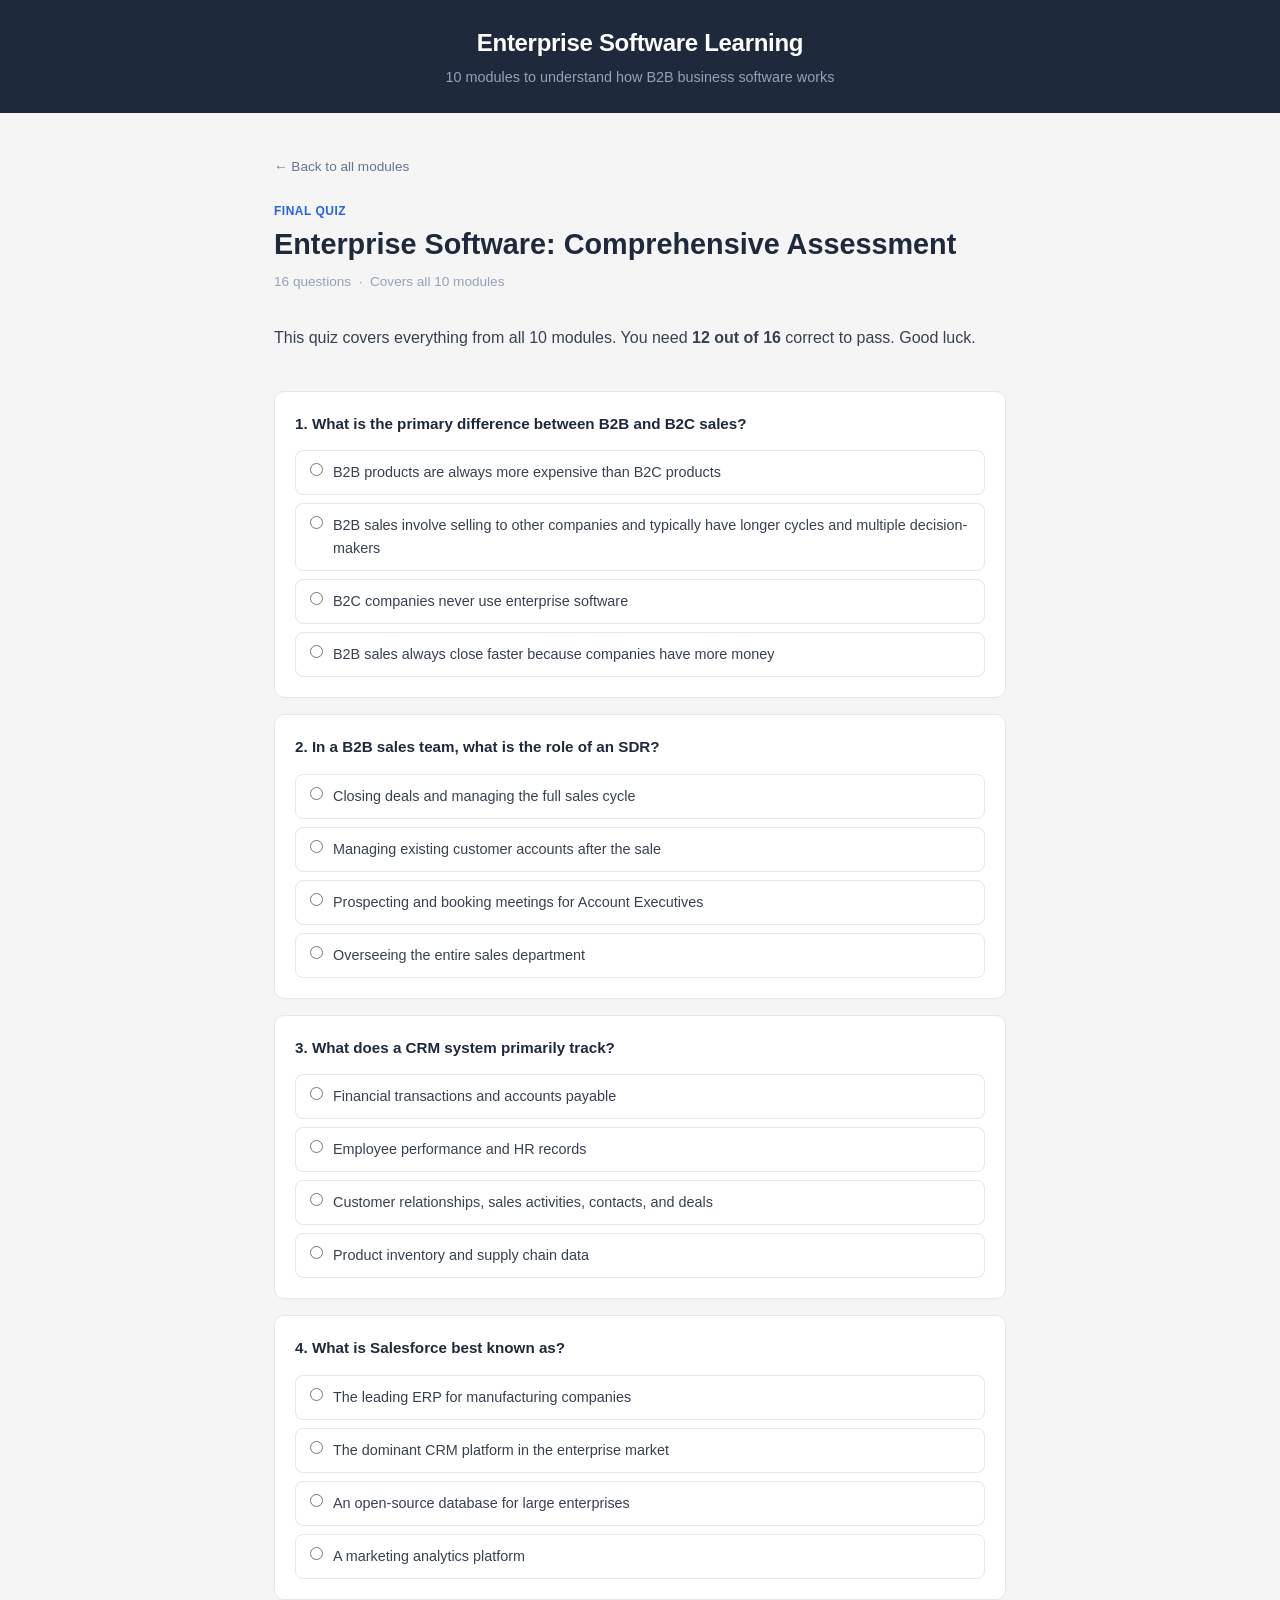
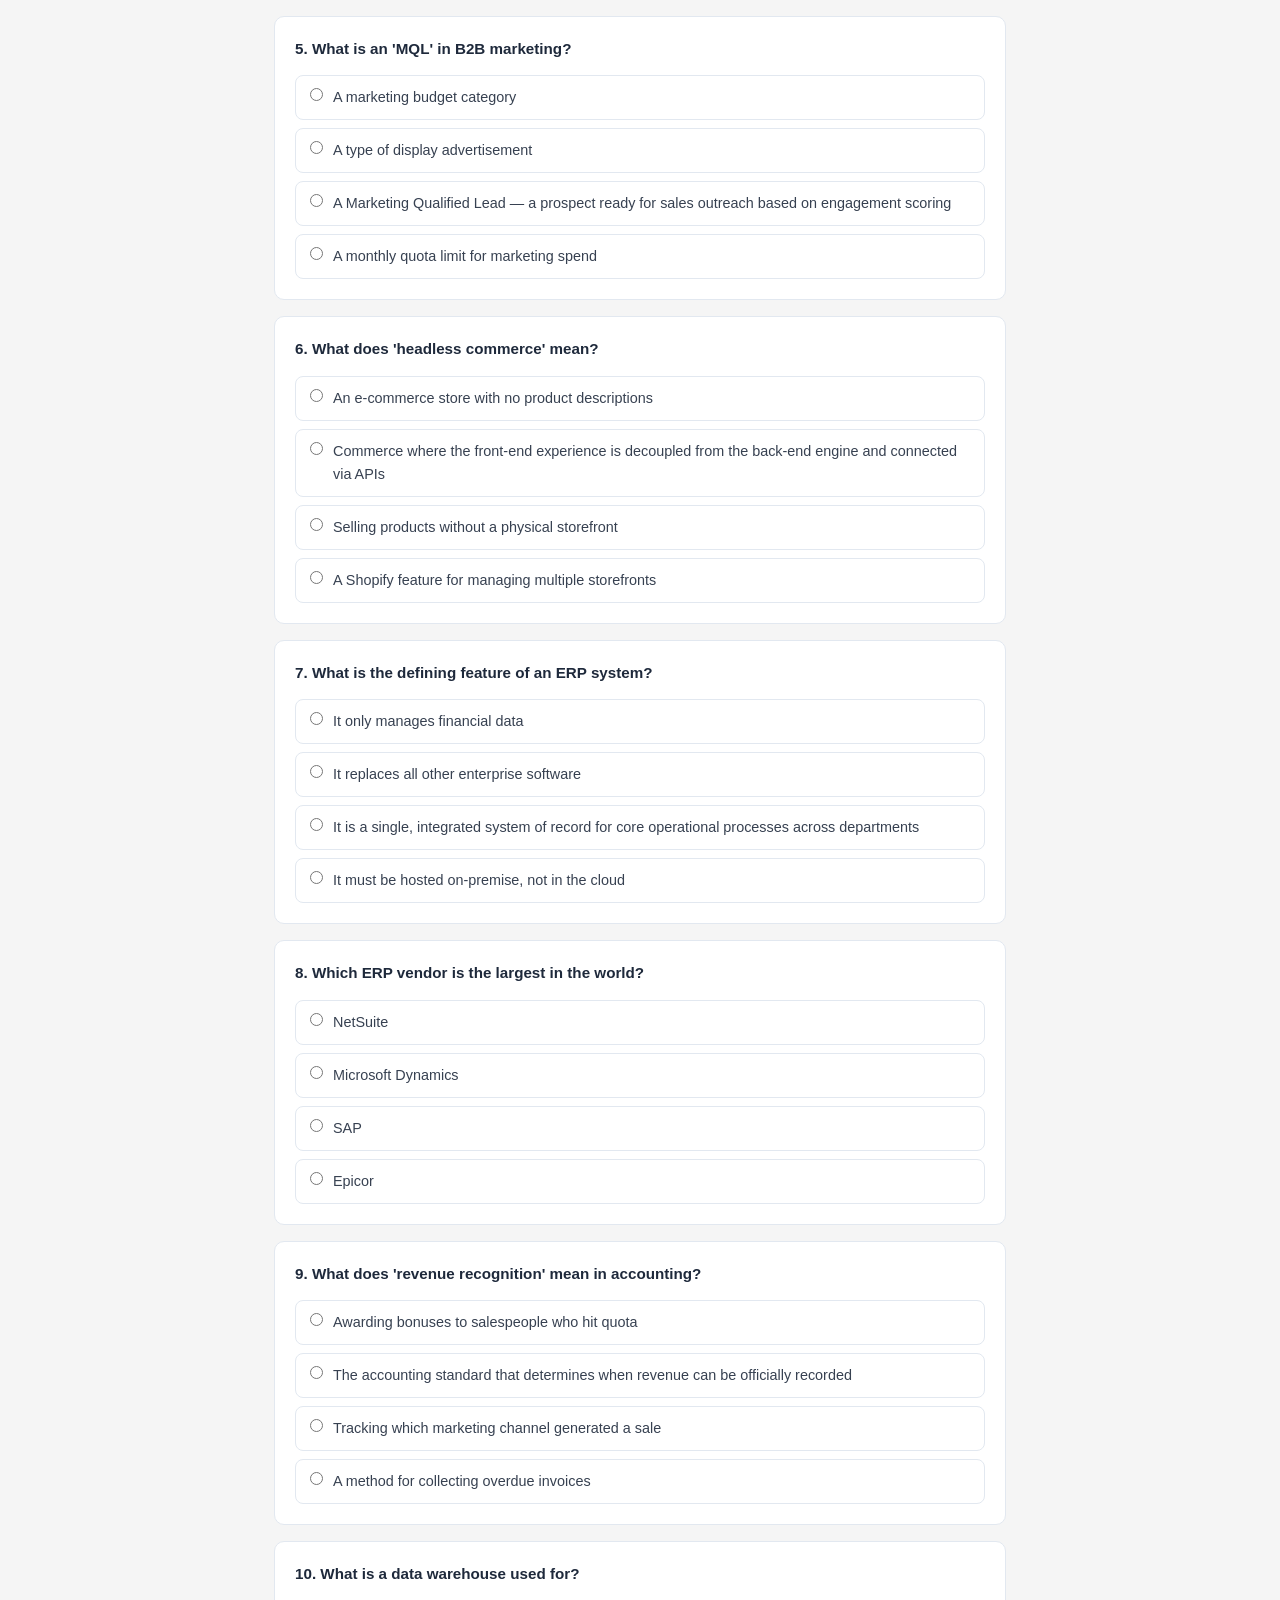
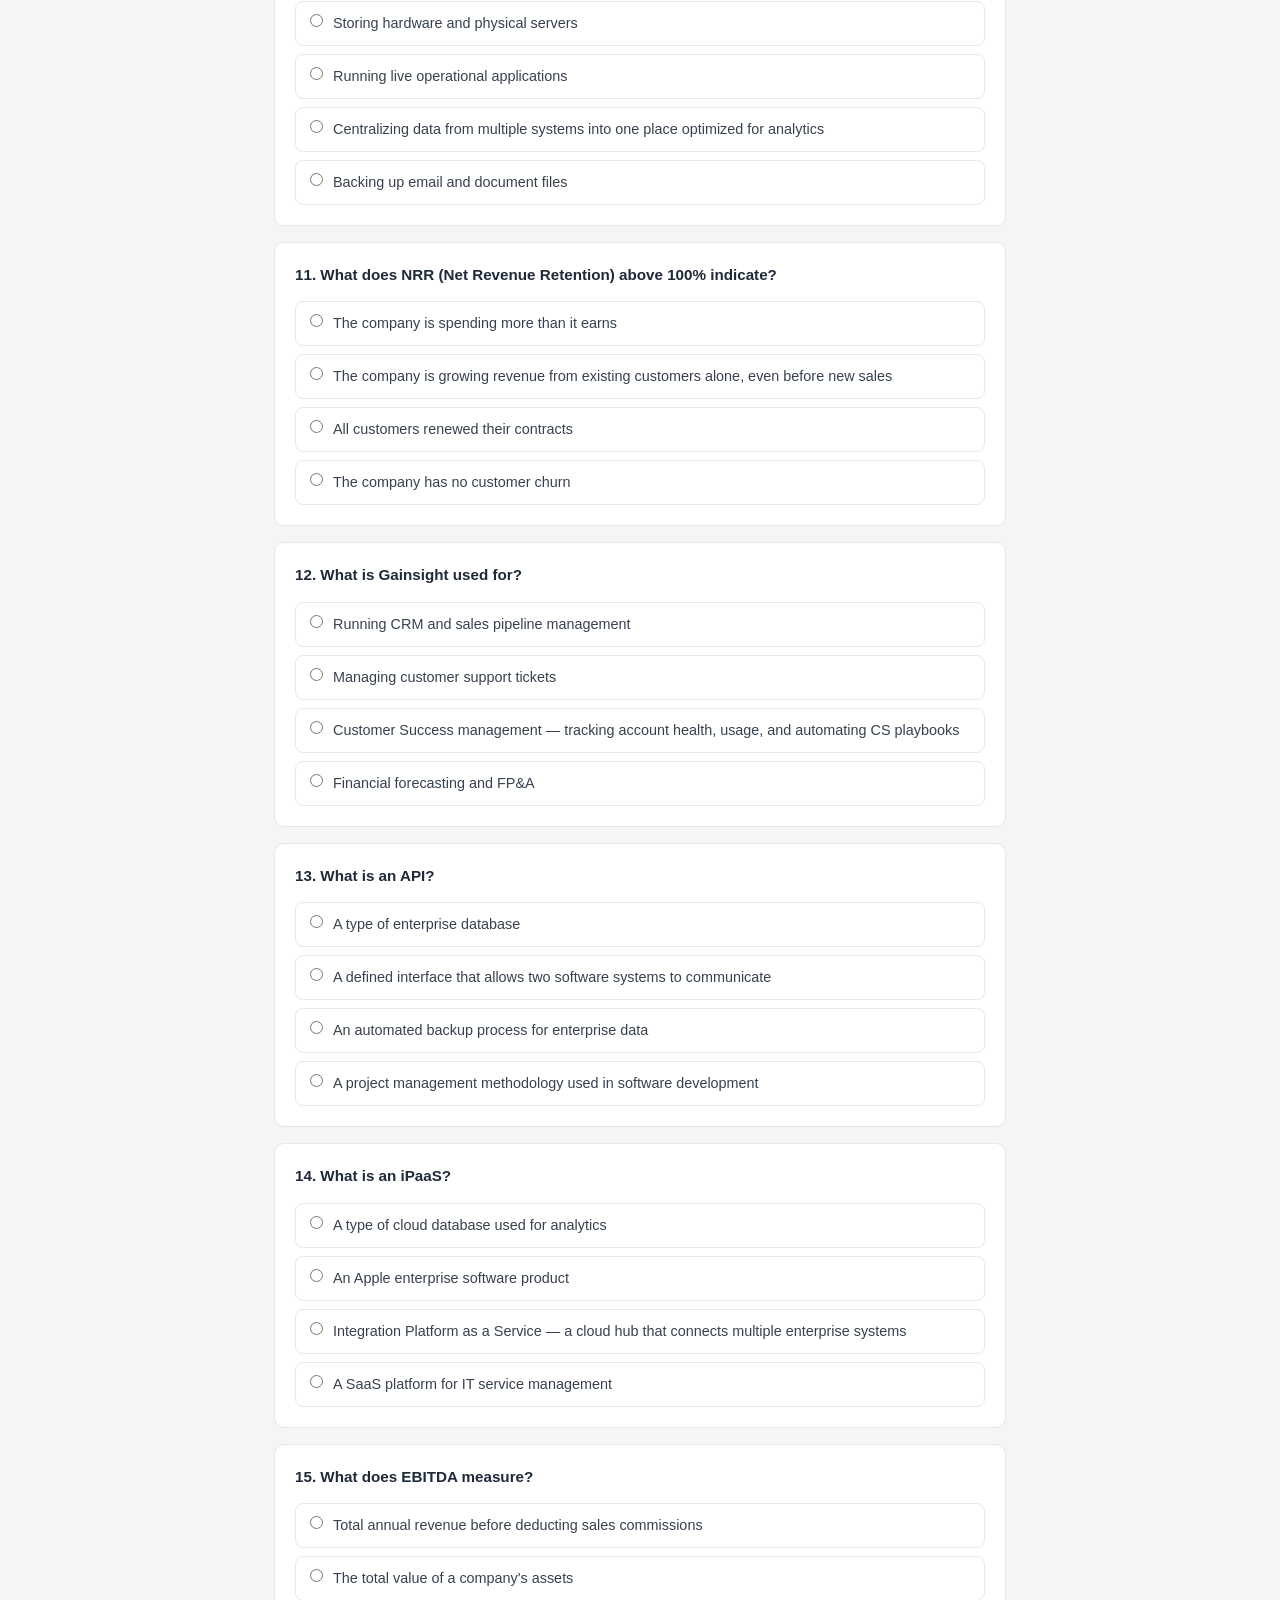
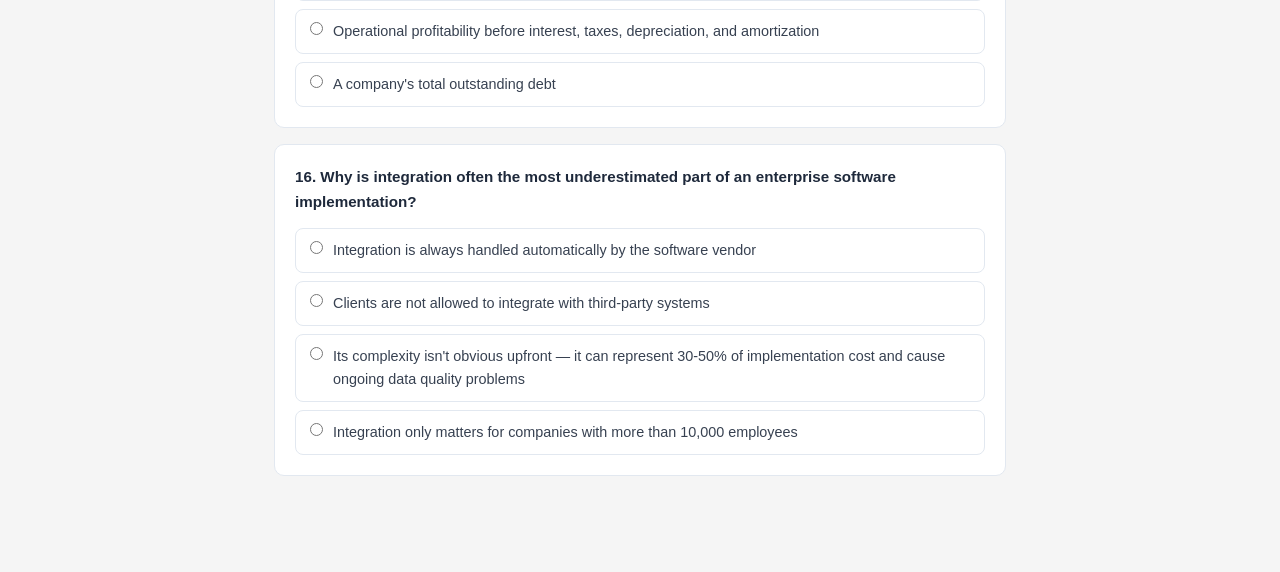
<file: quiz.html>
<!DOCTYPE html>
<html lang="en">
<head>
  <meta charset="UTF-8" />
  <meta name="viewport" content="width=device-width, initial-scale=1.0" />
  <title>Final Quiz — Enterprise Software</title>
  <link rel="stylesheet" href="styles.css" />
</head>
<body>

<header class="site-header">
  <h1>Enterprise Software Learning</h1>
  <p>10 modules to understand how B2B business software works</p>
</header>

<main class="page">

  <a href="index.html" class="back-link">&#8592; Back to all modules</a>

  <div class="module-header">
    <div class="tag">Final Quiz</div>
    <h1>Enterprise Software: Comprehensive Assessment</h1>
    <p class="meta">16 questions &nbsp;·&nbsp; Covers all 10 modules</p>
  </div>

  <div class="content">
    <p>This quiz covers everything from all 10 modules. You need <strong>12 out of 16</strong> correct to pass. Good luck.</p>
  </div>

  <div class="quiz-section" style="border-top: none; padding-top: 16px; margin-top: 24px;">
    <div id="quizContainer"></div>
    <div class="quiz-results" id="quizResults">
      <div class="score" id="scoreDisplay"></div>
      <div class="score-label">correct answers</div>
      <div class="result-msg" id="resultMsg"></div>
      <div id="certificateWrap" style="display:none; margin-top: 24px;">
        <div style="border: 2px solid #22c55e; border-radius: 12px; padding: 24px; background: #f0fdf4; text-align: center;">
          <div style="font-size: 2rem; margin-bottom: 8px;">&#127941;</div>
          <div style="font-size: 1.2rem; font-weight: 700; color: #15803d;">Course Complete</div>
          <div style="font-size: 0.9rem; color: #374151; margin-top: 8px;">You've completed all 10 modules and passed the final assessment.<br>You now have a solid foundation in enterprise software.</div>
        </div>
      </div>
      <div class="btn-row">
        <button class="btn btn-outline" onclick="resetQuiz()">Retake Quiz</button>
        <a href="index.html" class="btn btn-outline">Back to Home</a>
      </div>
    </div>
  </div>

</main>

<script>
  const questions = [
    {
      q: "What is the primary difference between B2B and B2C sales?",
      options: [
        "B2B products are always more expensive than B2C products",
        "B2B sales involve selling to other companies and typically have longer cycles and multiple decision-makers",
        "B2C companies never use enterprise software",
        "B2B sales always close faster because companies have more money"
      ],
      correct: 1,
      explanation: "B2B (business-to-business) means selling to other companies. Enterprise B2B deals involve multiple stakeholders, long sales cycles (3–18 months), high deal values, and complex procurement processes."
    },
    {
      q: "In a B2B sales team, what is the role of an SDR?",
      options: [
        "Closing deals and managing the full sales cycle",
        "Managing existing customer accounts after the sale",
        "Prospecting and booking meetings for Account Executives",
        "Overseeing the entire sales department"
      ],
      correct: 2,
      explanation: "SDRs (Sales Development Representatives) focus on prospecting — finding potential customers and making first contact to book meetings for AEs. They open conversations; AEs close them."
    },
    {
      q: "What does a CRM system primarily track?",
      options: [
        "Financial transactions and accounts payable",
        "Employee performance and HR records",
        "Customer relationships, sales activities, contacts, and deals",
        "Product inventory and supply chain data"
      ],
      correct: 2,
      explanation: "A CRM (Customer Relationship Management) system tracks contacts, accounts, opportunities (deals), and all activities related to the sales and customer relationship process."
    },
    {
      q: "What is Salesforce best known as?",
      options: [
        "The leading ERP for manufacturing companies",
        "The dominant CRM platform in the enterprise market",
        "An open-source database for large enterprises",
        "A marketing analytics platform"
      ],
      correct: 1,
      explanation: "Salesforce is the dominant CRM platform in the enterprise market. It's also grown into a broader platform covering marketing, service, and commerce — but CRM remains its core."
    },
    {
      q: "What is an 'MQL' in B2B marketing?",
      options: [
        "A marketing budget category",
        "A type of display advertisement",
        "A Marketing Qualified Lead — a prospect ready for sales outreach based on engagement scoring",
        "A monthly quota limit for marketing spend"
      ],
      correct: 2,
      explanation: "MQL (Marketing Qualified Lead) is a prospect who has met certain engagement criteria and is deemed ready for the sales team to contact. Lead scoring determines when a prospect reaches MQL status."
    },
    {
      q: "What does 'headless commerce' mean?",
      options: [
        "An e-commerce store with no product descriptions",
        "Commerce where the front-end experience is decoupled from the back-end engine and connected via APIs",
        "Selling products without a physical storefront",
        "A Shopify feature for managing multiple storefronts"
      ],
      correct: 1,
      explanation: "Headless commerce separates the customer-facing front-end from the commerce back-end. The front-end is custom-built and talks to the commerce platform via APIs, giving maximum design flexibility."
    },
    {
      q: "What is the defining feature of an ERP system?",
      options: [
        "It only manages financial data",
        "It replaces all other enterprise software",
        "It is a single, integrated system of record for core operational processes across departments",
        "It must be hosted on-premise, not in the cloud"
      ],
      correct: 2,
      explanation: "The defining feature of an ERP is integration — one platform where finance, supply chain, inventory, and operations data all live together and update simultaneously, eliminating silos."
    },
    {
      q: "Which ERP vendor is the largest in the world?",
      options: [
        "NetSuite",
        "Microsoft Dynamics",
        "SAP",
        "Epicor"
      ],
      correct: 2,
      explanation: "SAP is the world's largest ERP vendor. SAP S/4HANA is used by many of the world's largest enterprises. SAP implementations are powerful but complex and expensive."
    },
    {
      q: "What does 'revenue recognition' mean in accounting?",
      options: [
        "Awarding bonuses to salespeople who hit quota",
        "The accounting standard that determines when revenue can be officially recorded",
        "Tracking which marketing channel generated a sale",
        "A method for collecting overdue invoices"
      ],
      correct: 1,
      explanation: "Revenue recognition (governed by ASC 606) determines when revenue can be booked. A SaaS company must recognize subscription revenue ratably over the contract period, not all upfront when cash is received."
    },
    {
      q: "What is a data warehouse used for?",
      options: [
        "Storing hardware and physical servers",
        "Running live operational applications",
        "Centralizing data from multiple systems into one place optimized for analytics",
        "Backing up email and document files"
      ],
      correct: 2,
      explanation: "A data warehouse consolidates data from many systems (CRM, ERP, marketing) into one place optimized for analytical queries, enabling business intelligence reporting and data-driven decision making."
    },
    {
      q: "What does NRR (Net Revenue Retention) above 100% indicate?",
      options: [
        "The company is spending more than it earns",
        "The company is growing revenue from existing customers alone, even before new sales",
        "All customers renewed their contracts",
        "The company has no customer churn"
      ],
      correct: 1,
      explanation: "NRR above 100% means that expansion revenue from existing customers more than offsets churn — the company's revenue base grows even without signing any new customers. This is a hallmark of a healthy SaaS business."
    },
    {
      q: "What is Gainsight used for?",
      options: [
        "Running CRM and sales pipeline management",
        "Managing customer support tickets",
        "Customer Success management — tracking account health, usage, and automating CS playbooks",
        "Financial forecasting and FP&A"
      ],
      correct: 2,
      explanation: "Gainsight is the leading Customer Success platform. It aggregates data from the CRM, product, and support systems to give CSMs a 360-degree view of account health and automates key lifecycle actions."
    },
    {
      q: "What is an API?",
      options: [
        "A type of enterprise database",
        "A defined interface that allows two software systems to communicate",
        "An automated backup process for enterprise data",
        "A project management methodology used in software development"
      ],
      correct: 1,
      explanation: "An API (Application Programming Interface) is a defined way for two systems to communicate. Modern enterprise software exposes APIs so other tools can send or retrieve data — enabling integration."
    },
    {
      q: "What is an iPaaS?",
      options: [
        "A type of cloud database used for analytics",
        "An Apple enterprise software product",
        "Integration Platform as a Service — a cloud hub that connects multiple enterprise systems",
        "A SaaS platform for IT service management"
      ],
      correct: 2,
      explanation: "iPaaS (Integration Platform as a Service) is a cloud platform that connects multiple software systems, replacing point-to-point integrations. Major vendors include MuleSoft, Dell Boomi, and Workato."
    },
    {
      q: "What does EBITDA measure?",
      options: [
        "Total annual revenue before deducting sales commissions",
        "The total value of a company's assets",
        "Operational profitability before interest, taxes, depreciation, and amortization",
        "A company's total outstanding debt"
      ],
      correct: 2,
      explanation: "EBITDA measures operational profitability by removing the effects of financing (interest), tax decisions, and non-cash charges (depreciation, amortization). It shows how profitably the core business operates."
    },
    {
      q: "Why is integration often the most underestimated part of an enterprise software implementation?",
      options: [
        "Integration is always handled automatically by the software vendor",
        "Clients are not allowed to integrate with third-party systems",
        "Its complexity isn't obvious upfront — it can represent 30-50% of implementation cost and cause ongoing data quality problems",
        "Integration only matters for companies with more than 10,000 employees"
      ],
      correct: 2,
      explanation: "Integration is consistently underestimated because its complexity isn't visible at the start. Connecting systems can be a large portion of total project cost, and broken integrations cause data quality problems that impact every team relying on that data."
    }
  ];

  let answered = new Array(questions.length).fill(false);
  let correct = new Array(questions.length).fill(false);

  function buildQuiz() {
    const container = document.getElementById("quizContainer");
    container.innerHTML = "";
    answered = new Array(questions.length).fill(false);
    correct = new Array(questions.length).fill(false);

    questions.forEach((q, qi) => {
      const block = document.createElement("div");
      block.className = "question-block";
      const opts = q.options.map((opt, oi) => `
        <label class="option" id="q${qi}_o${oi}">
          <input type="radio" name="q${qi}" value="${oi}" onchange="handleAnswer(${qi}, ${oi})" />
          ${opt}
        </label>
      `).join("");
      block.innerHTML = `<div class="question-text">${qi + 1}. ${q.q}</div><div class="options">${opts}</div><div class="explanation" id="exp${qi}">${q.explanation}</div>`;
      container.appendChild(block);
    });
    document.getElementById("quizResults").classList.remove("show");
  }

  function handleAnswer(qi, chosen) {
    if (answered[qi]) return;
    answered[qi] = true;
    const q = questions[qi];
    const isCorrect = chosen === q.correct;
    correct[qi] = isCorrect;
    q.options.forEach((_, oi) => {
      const el = document.getElementById(`q${qi}_o${oi}`);
      el.classList.add("disabled");
      if (oi === q.correct) el.classList.add("correct");
      else if (oi === chosen && !isCorrect) el.classList.add("wrong");
    });
    document.getElementById("exp" + qi).classList.add("show");
    if (answered.every(Boolean)) showResults();
  }

  function showResults() {
    const total = correct.filter(Boolean).length;
    const passed = total >= 12;
    document.getElementById("scoreDisplay").textContent = `${total} / ${questions.length}`;
    const msg = document.getElementById("resultMsg");
    msg.textContent = passed
      ? "Excellent — you passed the final assessment!"
      : "Not quite — review the modules and try again.";
    msg.className = "result-msg " + (passed ? "pass" : "fail");
    document.getElementById("quizResults").classList.add("show");
    if (passed) {
      document.getElementById("certificateWrap").style.display = "block";
      const completed = JSON.parse(localStorage.getItem("completedModules") || "[]");
      if (!completed.includes("final")) {
        completed.push("final");
        localStorage.setItem("completedModules", JSON.stringify(completed));
      }
    }
  }

  function resetQuiz() { buildQuiz(); }

  buildQuiz();
</script>

</body>
</html>
</file>
<file: styles.css>
* {
  box-sizing: border-box;
  margin: 0;
  padding: 0;
}

body {
  font-family: -apple-system, BlinkMacSystemFont, "Segoe UI", Roboto, sans-serif;
  background: #f5f5f5;
  color: #1a1a1a;
  line-height: 1.6;
}

a {
  color: #2563eb;
  text-decoration: none;
}

a:hover {
  text-decoration: underline;
}

/* ── Layout ── */

.page {
  max-width: 780px;
  margin: 0 auto;
  padding: 40px 24px 80px;
}

/* ── Header ── */

.site-header {
  background: #1e293b;
  color: #fff;
  padding: 24px;
  text-align: center;
}

.site-header h1 {
  font-size: 1.5rem;
  font-weight: 700;
  letter-spacing: -0.3px;
}

.site-header p {
  font-size: 0.9rem;
  color: #94a3b8;
  margin-top: 4px;
}

/* ── Home: module grid ── */

.module-grid {
  display: grid;
  grid-template-columns: 1fr 1fr;
  gap: 16px;
  margin-top: 32px;
}

@media (max-width: 560px) {
  .module-grid { grid-template-columns: 1fr; }
}

.module-card {
  background: #fff;
  border: 1px solid #e2e8f0;
  border-radius: 10px;
  padding: 20px;
  display: flex;
  flex-direction: column;
  gap: 8px;
  transition: box-shadow 0.15s;
}

.module-card:hover {
  box-shadow: 0 4px 12px rgba(0,0,0,0.08);
}

.module-card.locked {
  opacity: 0.5;
  cursor: not-allowed;
  pointer-events: none;
}

.module-card.completed {
  border-color: #22c55e;
  background: #f0fdf4;
}

.module-number {
  font-size: 0.75rem;
  font-weight: 600;
  color: #64748b;
  text-transform: uppercase;
  letter-spacing: 0.5px;
}

.module-card h2 {
  font-size: 1rem;
  font-weight: 600;
  color: #1e293b;
}

.module-card p {
  font-size: 0.85rem;
  color: #64748b;
}

.badge {
  display: inline-block;
  font-size: 0.75rem;
  font-weight: 600;
  padding: 2px 8px;
  border-radius: 99px;
  margin-top: 4px;
  width: fit-content;
}

.badge.done    { background: #dcfce7; color: #15803d; }
.badge.ready   { background: #dbeafe; color: #1d4ed8; }
.badge.locked  { background: #f1f5f9; color: #94a3b8; }

/* ── Progress bar ── */

.progress-bar-wrap {
  background: #e2e8f0;
  border-radius: 99px;
  height: 8px;
  margin-top: 24px;
  overflow: hidden;
}

.progress-bar-fill {
  height: 100%;
  background: #22c55e;
  border-radius: 99px;
  transition: width 0.4s ease;
}

.progress-label {
  font-size: 0.85rem;
  color: #64748b;
  margin-top: 8px;
}

/* ── Module page ── */

.back-link {
  display: inline-flex;
  align-items: center;
  gap: 6px;
  font-size: 0.85rem;
  color: #64748b;
  margin-bottom: 24px;
}

.module-header {
  margin-bottom: 32px;
}

.module-header .tag {
  font-size: 0.75rem;
  font-weight: 600;
  color: #2563eb;
  text-transform: uppercase;
  letter-spacing: 0.5px;
}

.module-header h1 {
  font-size: 1.8rem;
  font-weight: 700;
  color: #1e293b;
  margin-top: 6px;
  line-height: 1.25;
}

.module-header .meta {
  font-size: 0.85rem;
  color: #94a3b8;
  margin-top: 8px;
}

/* ── Reading content ── */

.content h2 {
  font-size: 1.2rem;
  font-weight: 700;
  color: #1e293b;
  margin: 32px 0 10px;
  padding-bottom: 6px;
  border-bottom: 2px solid #e2e8f0;
}

.content h3 {
  font-size: 1rem;
  font-weight: 600;
  color: #334155;
  margin: 20px 0 6px;
}

.content p {
  margin-bottom: 14px;
  color: #374151;
}

.content ul, .content ol {
  padding-left: 20px;
  margin-bottom: 14px;
  color: #374151;
}

.content li {
  margin-bottom: 6px;
}

.callout {
  background: #eff6ff;
  border-left: 4px solid #2563eb;
  border-radius: 0 8px 8px 0;
  padding: 14px 16px;
  margin: 20px 0;
  font-size: 0.9rem;
  color: #1e40af;
}

.callout strong {
  display: block;
  margin-bottom: 4px;
}

/* ── Quiz ── */

.quiz-section {
  margin-top: 48px;
  border-top: 2px solid #e2e8f0;
  padding-top: 32px;
}

.quiz-section h2 {
  font-size: 1.3rem;
  font-weight: 700;
  color: #1e293b;
  margin-bottom: 6px;
}

.quiz-section .quiz-intro {
  font-size: 0.9rem;
  color: #64748b;
  margin-bottom: 28px;
}

.question-block {
  background: #fff;
  border: 1px solid #e2e8f0;
  border-radius: 10px;
  padding: 20px;
  margin-bottom: 16px;
}

.question-text {
  font-weight: 600;
  color: #1e293b;
  margin-bottom: 14px;
  font-size: 0.95rem;
}

.options {
  display: flex;
  flex-direction: column;
  gap: 8px;
}

.option {
  display: flex;
  align-items: flex-start;
  gap: 10px;
  padding: 10px 14px;
  border: 1.5px solid #e2e8f0;
  border-radius: 8px;
  cursor: pointer;
  font-size: 0.9rem;
  color: #374151;
  transition: border-color 0.15s, background 0.15s;
  user-select: none;
}

.option:hover {
  border-color: #2563eb;
  background: #eff6ff;
}

.option.correct {
  border-color: #22c55e;
  background: #f0fdf4;
  color: #15803d;
  font-weight: 600;
}

.option.wrong {
  border-color: #ef4444;
  background: #fef2f2;
  color: #b91c1c;
}

.option.disabled {
  pointer-events: none;
}

.option input[type="radio"] {
  margin-top: 2px;
  accent-color: #2563eb;
  flex-shrink: 0;
}

.explanation {
  font-size: 0.85rem;
  margin-top: 10px;
  padding: 10px 12px;
  border-radius: 6px;
  background: #f8fafc;
  color: #475569;
  display: none;
}

.explanation.show { display: block; }

/* ── Quiz results ── */

.quiz-results {
  background: #fff;
  border: 1px solid #e2e8f0;
  border-radius: 10px;
  padding: 24px;
  text-align: center;
  margin-top: 24px;
  display: none;
}

.quiz-results.show { display: block; }

.quiz-results .score {
  font-size: 2.5rem;
  font-weight: 800;
  color: #1e293b;
}

.quiz-results .score-label {
  font-size: 0.9rem;
  color: #64748b;
  margin-top: 4px;
}

.quiz-results .result-msg {
  margin-top: 12px;
  font-size: 1rem;
  font-weight: 600;
}

.quiz-results .result-msg.pass { color: #15803d; }
.quiz-results .result-msg.fail { color: #b91c1c; }

/* ── Buttons ── */

.btn {
  display: inline-block;
  padding: 12px 24px;
  border-radius: 8px;
  font-size: 0.95rem;
  font-weight: 600;
  cursor: pointer;
  border: none;
  transition: opacity 0.15s;
}

.btn:hover { opacity: 0.88; }

.btn-primary {
  background: #2563eb;
  color: #fff;
}

.btn-success {
  background: #22c55e;
  color: #fff;
}

.btn-outline {
  background: transparent;
  border: 1.5px solid #e2e8f0;
  color: #374151;
}

.btn-row {
  display: flex;
  gap: 12px;
  flex-wrap: wrap;
  margin-top: 24px;
  justify-content: center;
}

.complete-btn-wrap {
  margin-top: 32px;
  text-align: center;
}
</file>
